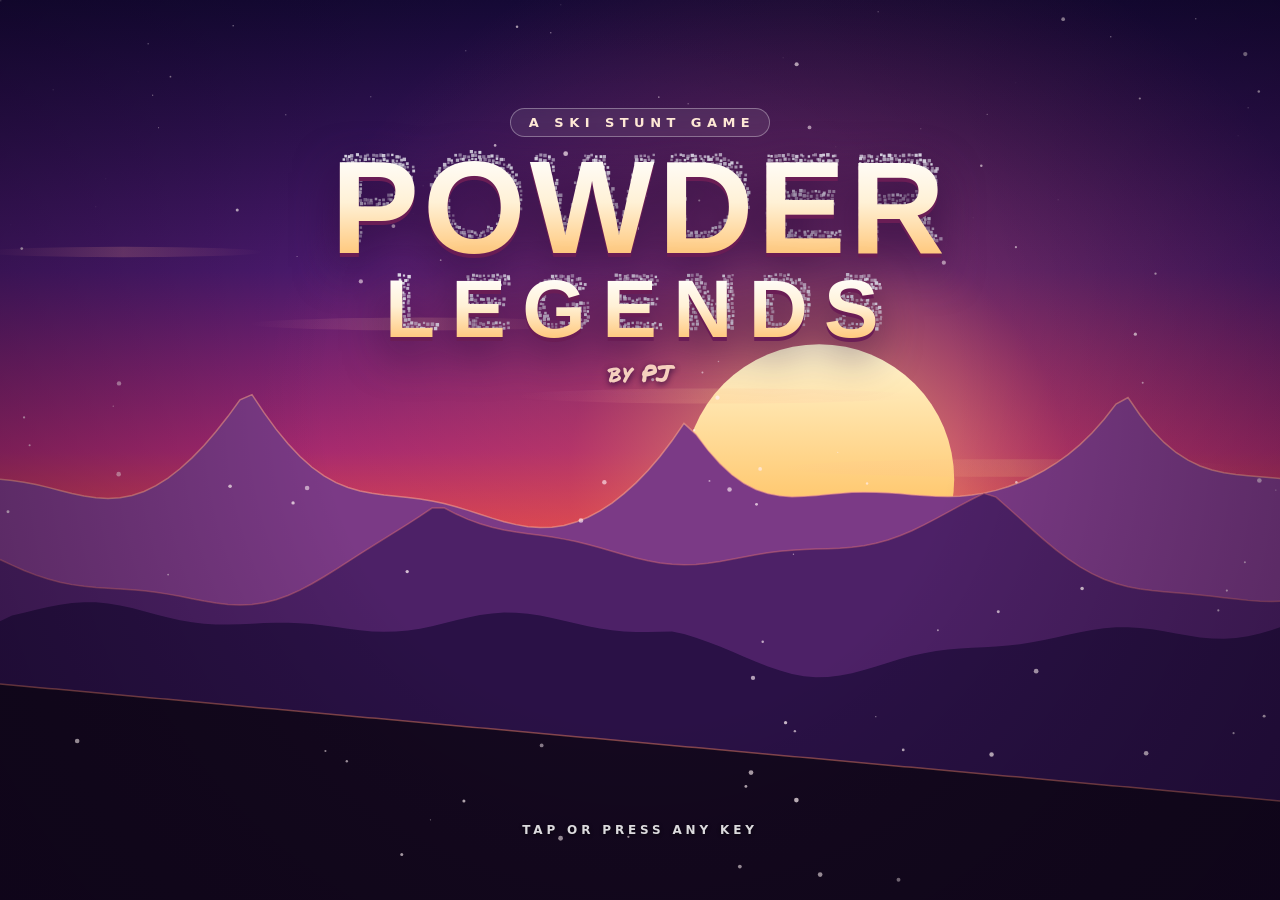
<file: index.html>
<!doctype html>
<html lang="en"><head><meta charset="utf-8">
<script>
/* ===== VERSION + UPDATE BOOTLOADER =====
   To ship an update: bump GAME_VERSION (and GAME_NOTES), commit index.html to the GitHub repo below.
   Players press "Update" in the menu, accept, and the new version installs and runs from then on. */
window.GAME_VERSION='1.9.1';
window.GAME_NOTES='Fixed: with Classic controls on a touch screen, touching the screen no longer makes the skier jump. Drag to move the pose.';
window.UPDATE_REPO='kefirman9000/powder-legends';
window.UPDATE_BRANCH='main';
window.verCmp=function(a,b){a=String(a).split('.').map(Number);b=String(b).split('.').map(Number);for(var i=0;i<Math.max(a.length,b.length);i++){var d=(a[i]||0)-(b[i]||0);if(d)return d>0?1:-1}return 0};
(function(){try{
  if(window.__SKI_FROM_UPDATE)return;                       // already running an installed update
  var v=localStorage.getItem('skiUpdateVer'),h=localStorage.getItem('skiUpdateHTML');
  if(v&&h&&verCmp(v,GAME_VERSION)>0&&!/[?&]noupdate\b/.test(location.search)){
    window.__SKI_FROM_UPDATE=v;
    document.write('<plaintext style="display:none">');    // swallow the old game so none of it runs
    addEventListener('DOMContentLoaded',function(){document.open();document.write(h);document.close()});
  }else if(v&&verCmp(v,GAME_VERSION)<=0){                   // this file is already as new: drop the stored copy
    localStorage.removeItem('skiUpdateVer');localStorage.removeItem('skiUpdateHTML');
  }
}catch(e){}})();
</script>
<meta name="viewport" content="width=device-width, initial-scale=1, viewport-fit=cover">
<title>Powder Legends</title>
<style>@font-face{font-family:"Permanent Marker";font-style:normal;font-weight:400;font-display:swap;src:url([data-uri]) format("woff2")}</style>
<style>
#dbg-open{display:none;position:absolute;left:12px;bottom:12px;font:600 12px system-ui;padding:6px 11px;border:1px solid #ffffff44;border-radius:8px;background:#0007;color:#cfe;cursor:pointer;opacity:.75}#dbg-open:hover{opacity:1;background:#000b}
:root{--bg:#eef3f8;--fg:#14202e;box-sizing:border-box;padding-top:env(safe-area-inset-top,0px);padding-bottom:env(safe-area-inset-bottom,0px)}
@media (prefers-color-scheme:dark){:root:not([data-theme="light"]){--bg:#10161d;--fg:#e6edf5}}
:root[data-theme="dark"]{--bg:#10161d;--fg:#e6edf5}
html,body{height:100%;margin:0}
body{background:var(--bg);color:var(--fg);font:15px/1.4 system-ui,sans-serif;overflow:hidden}
#h{position:fixed;bottom:0;left:0;right:0;z-index:2;margin:0;padding:18px 12px 10px;text-align:center;color:#fff;background:linear-gradient(#0000,#0009);text-shadow:0 1px 3px #000;pointer-events:none;display:none}
#w{position:fixed;inset:0}
canvas{width:100%;height:100%;display:block;touch-action:none;cursor:default;-webkit-touch-callout:none;-webkit-user-select:none;user-select:none}
#lb{position:fixed;top:8px;right:10px;z-index:3;font:600 13px system-ui;padding:6px 12px;border:0;border-radius:8px;background:#000a;color:#fff;cursor:pointer}
#reset-skis{position:fixed;top:42px;right:10px;z-index:3;font:600 13px system-ui;padding:6px 12px;border:1px solid #a8f4c8;border-radius:8px;background:#173e36eF;color:#d8ffe8;cursor:pointer;text-shadow:0 1px 2px #000}
#reset-skis:hover{background:#246b55}#reset-skis:disabled{opacity:.45;cursor:default}
#replay-open{position:fixed;top:76px;right:10px;z-index:3;font:700 13px system-ui;padding:7px 12px;border:1px solid #83dfff88;border-radius:9px;background:#10283beF;color:#e9faff;cursor:pointer;display:none}
#replay-controls{position:fixed;left:50%;bottom:calc(env(safe-area-inset-bottom,0px) + 18px);transform:translateX(-50%);z-index:2147483647;display:none;visibility:visible;opacity:1;pointer-events:auto;align-items:center;gap:7px;padding:9px 11px;border-radius:14px;background:#07111deF;border:1px solid #8bdfff88;box-shadow:0 8px 28px #0008;color:#fff;white-space:nowrap}
#replay-controls button{min-width:42px;border:1px solid #ffffff30;border-radius:9px;background:#ffffff18;color:#fff;padding:9px 11px;font:700 14px system-ui;cursor:pointer}
#replay-controls button:hover{background:#ffffff35}#replay-status{font:700 11px system-ui;letter-spacing:.06em;min-width:68px;text-align:center;color:#a9f4ff}
@media(max-width:520px){#replay-controls{gap:4px;padding:7px 6px;bottom:10px}#replay-controls button{min-width:36px;padding:9px 7px}#replay-status{min-width:48px;font-size:10px}}
#adrenaline{position:fixed;left:14px;top:calc(env(safe-area-inset-top,0px) + 62px);z-index:3;width:clamp(138px,22vw,210px);padding:6px 8px;border-radius:9px;background:#07172bd9;border:1px solid #7ddcff88;color:#eafaff;font:900 12px/1.1 Impact,'Haettenschweiler','Arial Narrow Bold',sans-serif;letter-spacing:.16em;text-transform:uppercase;pointer-events:none;text-shadow:0 1px 2px #000,0 0 8px #56dfff55}
#adrenaline-track{height:8px;margin-top:5px;background:#ffffff24;border-radius:8px;overflow:hidden;box-shadow:inset 0 1px 3px #0008}#adrenaline-fill{height:100%;width:0%;border-radius:8px;background:linear-gradient(90deg,#42d8ff,#8a78ff,#65ffb4);box-shadow:0 0 10px #58ddff;transition:width .12s linear}
#adrenaline.hot #adrenaline-fill{background:linear-gradient(90deg,#6c8dff,#b76cff,#70ffd1);box-shadow:0 0 14px #a37aff;animation:adPulse .7s ease-in-out infinite alternate}@keyframes adPulse{to{filter:brightness(1.5)}}
#m{position:fixed;inset:0;z-index:5;display:flex;flex-direction:column;align-items:center;justify-content:center;gap:10px;padding:16px;overflow:auto;background:rgba(10,18,30,.86);color:#fff;text-align:center}
#m h2{margin:0;font-size:28px}#m p{margin:0;opacity:.75}
#fb{display:none;gap:10px;flex-wrap:wrap;justify-content:center}
#replay-menu{flex:0 0 auto;order:1;font-size:12px;padding:5px 10px;opacity:1;background:#344b55!important;min-height:0}#next{order:3;flex-basis:100%;max-width:210px;margin-top:2px}#again{order:0}#all{order:2}
#next{flex:0 0 auto;margin:0 auto;order:99}
#fb:has(#next:not([style*="display: none"])) #next{flex-basis:100%;width:max-content}
.b{font:600 15px system-ui;color:#fff;background:#2f7ddd;border:0;border-radius:10px;padding:10px 20px;cursor:pointer}.b:hover{background:#4a93ee}#again{background:#ffffff26}#again:hover{background:#ffffff40}

:root{--gf:'Permanent Marker','Rock Salt','Marker Felt','Segoe Print',Impact,fantasy}
#pops{position:fixed;top:calc(env(safe-area-inset-top,0px) + 44px);left:0;right:0;z-index:4;display:flex;flex-direction:column;align-items:center;pointer-events:none}
.pp{font:400 calc(clamp(30px,6.5vw,70px)*(1 + var(--g,0)*.4)*var(--s,1))/1 var(--gf);text-align:center;color:hsl(var(--h) 100% 62%);-webkit-text-stroke:2px #111;paint-order:stroke fill;text-shadow:3px 4px 0 #111;animation:popSimple 1.15s ease-out forwards;margin-top:-4px;white-space:nowrap;will-change:transform,opacity}
.pp.failed{color:#ff2929!important;text-shadow:3px 4px 0 #210000;animation:popSimple .8s ease-out forwards}
.pp i{display:block;font-style:normal;font-size:.62em;color:#fff;-webkit-text-stroke:1.5px #111}
@keyframes popSimple{0%{opacity:0;transform:translateY(8px) scale(.96)}12%{opacity:1;transform:translateY(0) scale(1)}100%{opacity:0;transform:translateY(-22px) scale(1)}}
.pp.big-flip{color:#ffd34f;text-shadow:2px 2px 0 #151515,0 0 8px #ff8c24}.pp.mega-flip{color:#ff7538;text-shadow:2px 2px 0 #151515,0 0 12px #ff3b20;letter-spacing:.04em}
/* Successful landings celebrate in cool jewel tones, visually distinct from crash red. */
.pp.pp.landed,.pp.pp.landed.big-flip,.pp.pp.landed.mega-flip{color:#7dffbf!important;text-shadow:3px 4px 0 #152a48,0 0 10px #32f6c2,0 0 24px #38a8ff;animation:landedCelebrate 1.35s cubic-bezier(.18,.8,.24,1) forwards;filter:saturate(1.25)}
.pp.landed i{color:#b9f5ff!important;text-shadow:2px 2px 0 #17314c,0 0 10px #4b9fff}
@keyframes landedCelebrate{0%{opacity:0;transform:translateY(18px) scale(.72) rotate(-4deg);filter:brightness(1.8) saturate(1.8)}12%{opacity:1;transform:translateY(-4px) scale(1.14) rotate(2deg)}24%{transform:translateY(2px) scale(.98) rotate(-1deg)}42%{transform:translateY(-5px) scale(1.06) rotate(1deg)}100%{opacity:0;transform:translateY(-38px) scale(1.12) rotate(0deg);filter:brightness(1.3) saturate(1.5)}}
#sco{position:fixed;left:14px;top:calc(env(safe-area-inset-top,0px) + 12px);z-index:2;font:400 clamp(22px,4.2vw,42px)/1 var(--gf);pointer-events:none;white-space:nowrap;transform:rotate(-2deg);transform-origin:left top;perspective:600px}
#trick-score{position:fixed;left:50%;bottom:calc(env(safe-area-inset-bottom,0px) + 76px);z-index:2;font:700 clamp(17px,2.8vw,30px)/1.1 var(--gf);color:hsl(calc(205 + var(--power,0)*17) 100% calc(72% - var(--power,0)*1%));-webkit-text-stroke:1px #111;paint-order:stroke fill;text-shadow:2px 2px 0 #111,0 0 calc(5px + var(--power,0)*7px) hsl(calc(205 + var(--power,0)*17) 100% 65%),0 0 calc(var(--power,0)*15px) hsl(calc(145 + var(--power,0)*28) 100% 65%);pointer-events:none;white-space:nowrap;transform:translateX(-50%) rotate(-1deg) scale(var(--scale,1));transform-origin:center bottom;min-height:1em;transition:font-size .12s ease,text-shadow .12s ease;will-change:transform,filter}
#trick-score.power-1{animation:trickPulse .55s ease-in-out infinite alternate}
#trick-score.power-2{animation:trickPulse .38s ease-in-out infinite alternate;filter:saturate(1.3)}
#trick-score.power-3{animation:trickWild .28s ease-in-out infinite alternate;filter:saturate(1.7) brightness(1.12)}
#trick-score.power-4{animation:trickWild .19s ease-in-out infinite alternate;filter:saturate(2) brightness(1.25)}
#trick-score.power-2::before,#trick-score.power-3::before,#trick-score.power-4::before{content:"✦  ✧";position:absolute;right:100%;margin-right:12px;color:#a7ffdd;text-shadow:0 0 10px #4de6ff,0 0 18px #9b7bff;animation:twinkle .4s ease-in-out infinite alternate}
#trick-score.power-3::after,#trick-score.power-4::after{content:"✧  ✦";position:absolute;left:100%;margin-left:12px;color:#9effb7;text-shadow:0 0 12px #42eaff,0 0 20px #a36bff;animation:twinkle .3s ease-in-out infinite alternate}
#trick-score.failed{color:#ff302f!important;-webkit-text-stroke-color:#310000;text-shadow:2px 2px 0 #310000,0 0 12px #ff1717;animation:trickScoreFail 2.6s ease-in forwards;filter:none!important;pointer-events:none}
#trick-score.failed::before,#trick-score.failed::after{content:'';position:absolute;top:75%;width:5px;height:0;background:#ff302f;border-radius:0 0 5px 5px;box-shadow:0 0 5px #ff1717;animation:meltDrip 1.8s ease-in forwards}
#trick-score.failed::before{left:28%;animation-delay:.08s}#trick-score.failed::after{left:68%;animation-delay:.2s}
@keyframes trickPulse{from{filter:brightness(1);text-shadow:2px 2px 0 #111,0 0 8px #4de6ff,0 0 12px #8b7bff}to{filter:brightness(1.5);text-shadow:2px 2px 0 #111,0 0 22px #48e8ff,0 0 34px #8e68ff,0 0 42px #63ffad}}
@keyframes trickWild{from{letter-spacing:0;transform:translateX(-50%) rotate(-2deg) scale(var(--scale,1))}to{letter-spacing:.045em;transform:translateX(-50%) rotate(2deg) scale(calc(var(--scale,1)*1.045))}}
@keyframes twinkle{from{opacity:.45;transform:scale(.8) rotate(-12deg)}to{opacity:1;transform:scale(1.25) rotate(12deg)}}
@keyframes trickScoreFail{0%,48%{opacity:1;transform:translateX(-50%) translateY(0) rotate(-1deg) scale(var(--scale,1));clip-path:inset(0 0 0 0);filter:none}62%{opacity:.95;transform:translateX(-50%) translateY(4px) rotate(1deg) scale(var(--scale,1));clip-path:inset(0 0 8% 0)}80%{opacity:.72;transform:translateX(-50%) translateY(12px) rotate(-2deg) scale(calc(var(--scale,1)*.96));clip-path:inset(0 0 35% 0)}100%{opacity:0;transform:translateX(-50%) translateY(28px) rotate(3deg) scale(calc(var(--scale,1)*.9));clip-path:inset(0 0 100% 0);filter:blur(2px)}}
@keyframes meltDrip{0%,35%{height:0;opacity:1;transform:translateY(0)}72%{height:20px;opacity:.9}100%{height:32px;opacity:0;transform:translateY(18px)}}



/* Completed and failed trick totals queue in a tidy vertical stack. Older results fade first. */
#trick-stack{position:fixed;left:50%;bottom:calc(env(safe-area-inset-bottom,0px) + 76px);z-index:2;display:flex;flex-direction:column-reverse;align-items:center;gap:5px;width:min(96vw,820px);pointer-events:none;transform:translateX(-50%)}
.trick-result{position:relative;font:800 clamp(21px,3.2vw,36px)/1.08 var(--gf);white-space:nowrap;text-align:center;-webkit-text-stroke:1px #102b4a;paint-order:stroke fill;text-shadow:2px 2px 0 #102b4a,0 0 10px #38d9ff,0 0 22px #8c65ff;opacity:0;animation:trickResultLife 2.8s ease-out forwards;animation-delay:var(--wait,0ms);}
.trick-result.landed{color:#8dffd0;text-shadow:2px 2px 0 #102b4a,0 0 12px #38d9ff,0 0 24px #8c65ff,0 0 34px #48ffb0}
.trick-result.failed{color:#ff302f;-webkit-text-stroke-color:#310000;text-shadow:2px 2px 0 #310000,0 0 12px #ff1717;animation-name:trickResultFail}
@keyframes trickResultLife{0%,8%{opacity:0;transform:translateY(10px) scale(.9)}18%{opacity:1;transform:translateY(0) scale(1.08)}28%{transform:translateY(0) scale(1)}72%{opacity:1;transform:translateY(-2px)}100%{opacity:0;transform:translateY(-18px) scale(.96)}}
@keyframes trickResultFail{0%,8%{opacity:0;transform:translateY(8px)}18%,65%{opacity:1;transform:translateY(0)}100%{opacity:0;transform:translateY(16px);clip-path:inset(0 0 100% 0);filter:blur(1px)}}


#sct{display:inline-block;font-size:calc(1em*(1 + var(--g,0)*.35));color:hsl(calc(44 - var(--g,0)*14) 100% calc(62% + var(--g,0)*8%));-webkit-text-stroke:2px #111;paint-order:stroke fill;text-shadow:3px 3px 0 #111,0 0 calc(8px + var(--g,0)*42px) hsl(calc(32 - var(--g,0)*30) 100% 55%),0 0 calc(var(--g,0)*80px) hsl(calc(20 - var(--g,0)*20) 100% 50%)}
#sct.hot{animation:glowp .7s ease-in-out infinite alternate}#sct.inferno{animation:rainbow 1.6s linear infinite}#sct .pending{color:#ffe06b;-webkit-text-stroke:1.5px #111;text-shadow:2px 2px 0 #111}#sct .pending.failed{color:#ff302f;animation:pendingFail .65s ease-in forwards}@keyframes pendingFail{0%{opacity:1;transform:translateY(0)}100%{opacity:0;transform:translateY(8px)}}
@keyframes glowp{from{filter:brightness(1)}to{filter:brightness(1.45) saturate(1.3)}}
@keyframes rainbow{from{filter:hue-rotate(0deg) brightness(1.3)}to{filter:hue-rotate(360deg) brightness(1.3)}}
#sc{display:none;margin:4px 0}
#sn{font:400 clamp(44px,min(15vw,13vh),160px)/1 var(--gf);color:hsl(calc(44 - var(--g,0)*14) 100% calc(62% + var(--g,0)*8%));-webkit-text-stroke:3px #111;paint-order:stroke fill;text-shadow:6px 7px 0 #111,0 0 calc(20px + var(--g,0)*70px) hsl(calc(32 - var(--g,0)*30) 100% 55%),0 0 calc(var(--g,0)*120px) hsl(calc(20 - var(--g,0)*20) 100% 50%);animation:pulse 1.2s ease-in-out infinite alternate;transform:rotate(-3deg)}
#sl{font:400 clamp(20px,4vw,34px) var(--gf);letter-spacing:.2em;color:#fff;margin-top:6px}
#sb{margin-top:8px;font:400 clamp(18px,3.5vw,28px) var(--gf);opacity:.85}#sb.nb{color:#7cffa0;opacity:1;animation:pulse .6s ease-in-out infinite alternate}
@keyframes pulse{from{filter:brightness(1)}to{filter:brightness(1.3)}}
#rows{display:flex;flex-direction:column;gap:6px;margin:12px auto 0;width:min(540px,92vw)}
.row{display:flex;justify-content:space-between;align-items:baseline;gap:12px;background:#ffffff14;border-radius:10px;padding:6px 14px;animation:rowin .4s ease-out}
.row b{font:400 clamp(16px,3vw,22px) var(--gf);color:#ffd36b}.row span{font:13px system-ui;opacity:.8;flex:1;text-align:left}.row em{font:400 clamp(16px,3vw,22px) var(--gf);font-style:normal;color:#7cffa0}
@keyframes rowin{from{opacity:0;transform:translateX(-30px) scale(.9)}}
#rt{margin-top:14px}#rt .note{font-size:12.5px;opacity:.75;margin-top:4px}
.stamp{display:inline-flex;flex-direction:column;align-items:center;transform:rotate(-8deg);animation:slam .7s cubic-bezier(.2,1.6,.4,1)}
.stamp.reveal{animation:gradeBlast .95s cubic-bezier(.12,1.5,.3,1)}.stamp.reveal .L{animation:letterBurst .95s cubic-bezier(.12,1.5,.3,1)}
@keyframes gradeBlast{0%{opacity:0;transform:rotate(-8deg) scale(.08)}22%{opacity:1;transform:rotate(5deg) scale(1.32)}42%{transform:rotate(-4deg) scale(.88)}68%{transform:rotate(-7deg) scale(1.08)}100%{opacity:1;transform:rotate(-8deg) scale(1)}}
@keyframes letterBurst{0%{opacity:0;transform:scale(.05);filter:brightness(5) blur(10px)}24%{opacity:1;transform:scale(1.45);filter:brightness(3) blur(0)}48%{transform:scale(.86);filter:brightness(1.8)}72%{transform:scale(1.12)}100%{opacity:1;transform:scale(1);filter:none}}
.stamp .L{font:400 clamp(50px,min(15vw,12vh),140px)/1 var(--gf);-webkit-text-stroke:3px #111;paint-order:stroke fill;text-shadow:5px 6px 0 #111,0 0 40px currentColor}
.stamp .W{font:400 clamp(16px,3vw,26px) var(--gf);letter-spacing:.15em}
@keyframes slam{0%{opacity:0;transform:rotate(-30deg) scale(4)}60%{opacity:1;transform:rotate(-8deg) scale(.88)}100%{transform:rotate(-8deg) scale(1)}}
.g-S{color:#ffd700}.g-S .L{animation:rainbow 2s linear infinite}.g-Ap{color:#7cffa0}.g-A{color:#5fe08a}.g-B{color:#5cc8ff}.g-C{color:#ffe066}.g-D{color:#ff9a3c}.g-F{color:#ff5a5a}
#aw{display:flex;flex-wrap:wrap;justify-content:center;align-content:flex-start;gap:9px;margin:12px auto 0;width:min(780px,94vw);box-sizing:border-box;padding:10px;position:relative}
/* The visible frame is drawn separately and grows to wrap only the awards revealed so far (sizes are set from JS). */
#aw::before{content:'';position:absolute;left:var(--fl,50%);top:var(--ft,0px);width:var(--fw,0px);height:var(--fh,0px);opacity:var(--fo,0);box-sizing:border-box;border:1px solid #ffffff3a;border-radius:14px;background:#ffffff0c;box-shadow:inset 0 0 18px #0004,0 0 14px #6fe7ff22;pointer-events:none;
  transition:left .38s cubic-bezier(.2,1.1,.4,1),top .38s cubic-bezier(.2,1.1,.4,1),width .38s cubic-bezier(.2,1.1,.4,1),height .38s cubic-bezier(.2,1.1,.4,1),opacity .3s ease-out}
#aw.snap::before{transition:none}#aw .none{flex:1 1 100%;font:400 20px var(--gf);opacity:.75;padding:6px 0}
#aw .aw.pend{visibility:hidden;animation:none}
#aw .aw{flex:0 0 182px}
@media (max-width:640px){#aw .aw{flex:0 0 calc(50% - 3px)}}
.aw{display:grid;grid-template-columns:auto minmax(0,1fr);column-gap:9px;align-items:center;text-align:left}
#aw .aw .ic{grid-row:1/4;font-size:28px}#aw .aw b{margin:0;line-height:1.15}#aw .aw i{white-space:nowrap;overflow:hidden;text-overflow:ellipsis}#aw .aw u{margin-top:3px}#rt .stamp.pend{visibility:hidden;animation:none}
.aw{min-width:0;box-sizing:border-box;padding:10px 8px;border-radius:12px;background:#ffffff14;border:2px solid var(--tc);box-shadow:0 0 18px var(--tc);animation:awin .5s cubic-bezier(.2,1.5,.4,1)}
.aw .ic{font-size:30px}.aw b{display:block;font:400 19px var(--gf);color:var(--tc);margin-top:2px}.aw i{display:block;font:12px system-ui;opacity:.85;font-style:normal;margin-top:2px}.aw u{display:block;text-decoration:none;font:700 10px system-ui;letter-spacing:.2em;color:var(--tc);margin-top:5px}
@keyframes awin{from{opacity:0;transform:scale(.3) rotate(-14deg)}}
#how{max-width:640px;text-align:left;font-size:13.5px;background:#ffffff12;border-radius:12px;padding:10px 18px}#how ul{margin:6px 0 0;padding-left:18px}#how li{margin:3px 0;opacity:.9}

#sel{display:flex;flex-direction:column;align-items:center;gap:12px;width:100%}
#g{display:flex;align-items:center;justify-content:center;gap:14px;width:100%}
.ar{flex:none;width:54px;height:54px;border-radius:50%;border:2px solid #ffffff44;background:#ffffff1a;color:#fff;font-size:22px;line-height:1;cursor:pointer;padding:0}
.ar:hover{background:#ffffff40;border-color:#7cc4ff}.ar:active{transform:scale(.92)}
#card{width:min(520px,calc(100vw - 150px));box-sizing:border-box;background:#ffffff14;border:2px solid #ffffff30;border-radius:14px;padding:10px;cursor:pointer;display:flex;flex-direction:column;gap:6px;text-align:center;animation:cin .28s ease-out}
#card:hover{border-color:#7cc4ff;background:#ffffff22}
#card canvas{width:100%;height:auto;border-radius:9px;display:block}
@keyframes cin{from{opacity:0;transform:translateX(var(--dx,0px))}}
#ln{font:400 clamp(30px,6vw,54px)/1.05 var(--gf);color:#ffd36b;-webkit-text-stroke:2px #111;paint-order:stroke fill;text-shadow:3px 4px 0 #111,0 0 18px #ff9a3c88;transform:rotate(-2deg);margin-top:4px}
#ld{font:13.5px/1.4 system-ui;opacity:.85;min-height:3.8em}
#level-length{font:800 12px/1.2 system-ui;letter-spacing:.12em;text-transform:uppercase;color:#ffd36b;background:#00000024;border:1px solid #ffffff25;border-radius:999px;padding:7px 12px;align-self:center;margin-top:2px}

#dots{display:flex;gap:7px;flex-wrap:wrap;justify-content:center}
#dots i{width:9px;height:9px;border-radius:50%;background:#ffffff40;cursor:pointer}#dots i.on{background:#ffd36b;transform:scale(1.3)}
#hs{display:flex;flex-direction:column;align-items:center;gap:4px}
#hsn{font:400 clamp(24px,5vw,40px)/1 var(--gf);color:#7cffa0;-webkit-text-stroke:2px #111;paint-order:stroke fill;text-shadow:3px 3px 0 #111,0 0 14px #7cffa055;transform:rotate(-1.5deg)}
#hsn.no{color:#fff;opacity:.6;text-shadow:3px 3px 0 #111}
#hsl{display:flex;align-items:center;gap:12px;font:400 clamp(20px,4vw,30px)/1 var(--gf);letter-spacing:.08em}
#hsg{font:400 clamp(40px,8vw,68px)/1 var(--gf);-webkit-text-stroke:2px #111;paint-order:stroke fill;text-shadow:3px 4px 0 #111,0 0 18px currentColor;transform:rotate(-6deg);display:inline-block;color:#fff}
#hsg.g-S{animation:rainbow 2s linear infinite}
.pr{display:flex;gap:10px;flex-wrap:wrap;justify-content:center;margin-top:2px}
#faqp{position:fixed;inset:0;z-index:7;display:none;align-items:center;justify-content:center;background:rgba(5,10,18,.82);padding:16px;overflow:auto}
#faqp #how{margin:auto;background:#18222f;border:1px solid #ffffff30;box-shadow:0 10px 40px #000a}.fh{display:flex;justify-content:space-between;align-items:center;gap:12px;font-size:17px}
#fx{position:fixed;inset:0;width:100%;height:100%;z-index:9;pointer-events:none}
@keyframes wob{0%,100%{transform:rotate(-5deg) skewX(0)}25%{transform:rotate(-8deg) skewX(-6deg) scaleY(.96)}60%{transform:rotate(-3deg) skewX(5deg) scaleY(1.04)}}
@keyframes shine{from{background-position:-150% 0,0 0}to{background-position:250% 0,0 0}}
@keyframes rbow{from{background-position:-150% 0,0 0}to{background-position:250% 0,300% 0}}
.stamp.g-F .L,#hsg.g-F{font-family:'Chalkduster','Bradley Hand','Comic Sans MS','Marker Felt',cursive;font-weight:700;color:transparent;background:linear-gradient(#b9d93a,#5e7a1c 55%,#33280f);-webkit-background-clip:text;background-clip:text;-webkit-text-stroke:0;text-shadow:none;filter:url(#slime) drop-shadow(2px 3px 0 #1a1304) drop-shadow(0 0 9px #8fb52a) drop-shadow(0 9px 3px #2a3a05);animation:wob 1.1s ease-in-out infinite}
.stamp.fire-grade .L{font-family:'Arial Black','Segoe UI Black',sans-serif!important;font-weight:900!important;color:transparent!important;background:linear-gradient(0deg,#7a0800 0%,#ff2b00 22%,#ffb000 43%,#fff2a1 54%,#ff6a00 70%,#b20c00 100%);background-size:100% 220%;-webkit-background-clip:text;background-clip:text;-webkit-text-stroke:1px #ffd36a!important;filter:drop-shadow(0 0 5px #ff2400) drop-shadow(0 0 18px #ff5a00) drop-shadow(2px 4px 0 #350600)!important;animation:burningLetter .42s linear infinite alternate!important;text-shadow:none!important}
.stamp.fire-grade .W{font-family:'Arial Black','Segoe UI',sans-serif!important;font-weight:900!important;letter-spacing:.08em;color:#ff9a24;text-shadow:0 0 7px #ff3000,0 0 15px #ff7200}
.stamp.shark-grade .L{font-family:'Arial Black','Segoe UI Black',sans-serif!important;font-weight:900!important;color:transparent!important;background:linear-gradient(0deg,#03315e 0%,#0a69b8 28%,#2fb6ef 52%,#d7f6ff 62%,#1c8fd6 78%,#04437d 100%);background-size:100% 220%;-webkit-background-clip:text;background-clip:text;-webkit-text-stroke:1px #9be4ff!important;filter:drop-shadow(0 0 5px #0a8cff) drop-shadow(0 0 18px #19b4ff) drop-shadow(2px 4px 0 #021a33)!important;animation:swimLetter 1.1s ease-in-out infinite alternate!important;text-shadow:none!important}
.stamp.shark-grade .W{font-family:'Arial Black','Segoe UI',sans-serif!important;font-weight:900!important;letter-spacing:.08em;color:#7fd8ff;text-shadow:0 0 7px #0a69b8,0 0 15px #19b4ff}
@keyframes swimLetter{0%{background-position:0 0;filter:drop-shadow(0 0 5px #0a8cff) drop-shadow(0 0 18px #19b4ff)}100%{background-position:0 100%;filter:drop-shadow(0 0 10px #8fe8ff) drop-shadow(0 0 25px #0a69b8)}}
@keyframes burningLetter{0%{background-position:0 0;filter:drop-shadow(0 0 5px #ff2400) drop-shadow(0 0 18px #ff5a00)}100%{background-position:0 100%;filter:drop-shadow(0 0 10px #ffd000) drop-shadow(0 0 25px #ff1800)}}
.stamp.g-D .L,#hsg.g-D{font-family:'Papyrus','Chalkduster','Comic Sans MS',cursive;font-weight:700;color:transparent;background:linear-gradient(#d9a066,#8a4b1c 55%,#4a2a10);-webkit-background-clip:text;background-clip:text;-webkit-text-stroke:0;text-shadow:none;filter:url(#mud) drop-shadow(2px 3px 0 #1c1005) drop-shadow(0 0 6px #a5601f);animation:wob 2.4s ease-in-out infinite}
.stamp.g-C .L,#hsg.g-C{font-family:Georgia,'Times New Roman',serif;font-weight:700;color:transparent;background:linear-gradient(#f3d9a4,#c98d3c 50%,#7a4c17);-webkit-background-clip:text;background-clip:text;-webkit-text-stroke:0;text-shadow:none;filter:drop-shadow(2px 3px 0 #1a1005) drop-shadow(0 0 8px #c98d3c88);animation:none}
.stamp.g-B .L,#hsg.g-B{animation:gradeNudge 2.8s ease-in-out infinite}
.stamp.g-C .L,#hsg.g-C{animation:gradeNudge 1.9s ease-in-out infinite;filter:drop-shadow(2px 3px 0 #1a1005) drop-shadow(0 0 8px #c98d3c88)}
@keyframes gradeNudge{0%,100%{transform:rotate(-2deg) translateY(0)}50%{transform:rotate(2deg) translateY(-3px)}}
.stamp.g-B .L,#hsg.g-B{font-family:'Segoe UI','Helvetica Neue',Arial,sans-serif;font-weight:800;color:transparent;background:linear-gradient(#f2fbff 0%,#7cc9ff 30%,#1d6ab0 50%,#8fd6ff 64%,#f2fbff 100%);-webkit-background-clip:text;background-clip:text;-webkit-text-stroke:0;text-shadow:none;filter:drop-shadow(2px 3px 0 #06182b) drop-shadow(0 0 14px #4cb4ff);animation:none}
.stamp.g-A .L,#hsg.g-A{font-family:'Arial Black','Segoe UI Black','Helvetica Neue',sans-serif;font-weight:900;color:transparent;background:linear-gradient(#eafff1 0%,#6bf0a0 30%,#0f8a4a 50%,#7dffb2 66%,#eafff1 100%);-webkit-background-clip:text;background-clip:text;-webkit-text-stroke:0;text-shadow:none;filter:drop-shadow(2px 3px 0 #052012) drop-shadow(0 0 20px #3dff8e);animation:none}
.stamp.g-Ap .L,#hsg.g-Ap{font-family:'Arial Black','Segoe UI Black','Helvetica Neue',sans-serif;font-weight:900;color:transparent;background:linear-gradient(105deg,transparent 38%,#fffd 50%,transparent 62%),linear-gradient(#fff8bd 0%,#ffd630 28%,#b57d08 50%,#ffe46e 68%,#fff8bd 100%);background-size:300% 100%,100% 100%;-webkit-background-clip:text;background-clip:text;-webkit-text-stroke:0;text-shadow:none;filter:drop-shadow(2px 3px 0 #2b1b00) drop-shadow(0 0 22px #ffcf33) drop-shadow(0 0 48px #ff9a1a);animation:shine 2.2s linear infinite}
.stamp.g-S .L,#hsg.g-S{font-family:'Arial Black','Segoe UI Black','Helvetica Neue',sans-serif;font-weight:900;color:transparent;background:linear-gradient(105deg,transparent 40%,#ffffffd0 50%,transparent 60%),linear-gradient(100deg,#ff2d6f,#ff9d2d,#fff04a,#4dff88,#3dd6ff,#8b5cff,#ff2d6f,#ff9d2d,#fff04a);background-size:300% 100%,300% 100%;-webkit-background-clip:text;background-clip:text;-webkit-text-stroke:0;text-shadow:none;filter:drop-shadow(2px 3px 0 #10051f) drop-shadow(0 0 22px #ff7bf0) drop-shadow(0 0 50px #5de0ff);animation:rbow 3s linear infinite}
.stamp.g-F .W,#hsg.g-F{letter-spacing:.02em}.stamp.g-F .W,.stamp.g-D .W{font-family:'Chalkduster','Comic Sans MS',cursive}.stamp.g-Ap .W,.stamp.g-A .W,.stamp.g-B .W,.stamp.g-S .W{font-family:'Arial Black','Segoe UI',sans-serif;font-weight:900}
.stamp.g-S .W{background:linear-gradient(90deg,#ff5d8f,#ffd23a,#59ffa0,#52d8ff,#a07bff);-webkit-background-clip:text;background-clip:text;color:transparent}
@keyframes sweep{0%{transform:translateX(-120%) rotate(8deg)}60%,100%{transform:translateX(120%) rotate(8deg)}}
@keyframes twk{0%,100%{opacity:.2;transform:scale(.5) rotate(0)}50%{opacity:1;transform:scale(1.2) rotate(40deg)}}
.aw{position:relative;overflow:hidden}
.aw.t1,.aw.t2,.aw.t3{background:linear-gradient(135deg,#ffffff1c,#ffffff40 45%,#ffffff1c)}
.aw.t1::after,.aw.t2::after,.aw.t3::after{content:'';position:absolute;top:-20%;bottom:-20%;left:0;width:45%;background:linear-gradient(100deg,transparent,#ffffffa0,transparent);animation:sweep 2.6s ease-in-out infinite;pointer-events:none}
.aw.t1::before,.aw.t2::before,.aw.t3::before{content:'\2726';position:absolute;top:5px;right:9px;font-size:16px;color:#fff;animation:twk 1.4s ease-in-out infinite}
/* Award cards unveil one at a time; hold their animated shine until the full set is visible. */
.aw.t1:not(.shine-sync)::after,.aw.t2:not(.shine-sync)::after,.aw.t3:not(.shine-sync)::after,.aw.t1:not(.shine-sync)::before,.aw.t2:not(.shine-sync)::before,.aw.t3:not(.shine-sync)::before{animation-play-state:paused}
.aw.t1.shine-sync::after,.aw.t2.shine-sync::after,.aw.t3.shine-sync::after{animation:sweep 2.6s ease-in-out infinite;animation-delay:0s}
.aw.t1.shine-sync::before,.aw.t2.shine-sync::before,.aw.t3.shine-sync::before{animation:twk 1.4s ease-in-out infinite;animation-delay:0s}
.aw.t1{box-shadow:0 0 22px #cfe3ff,inset 0 0 14px #ffffff55;background:linear-gradient(135deg,#9aa7b833,#eef3fa66 45%,#9aa7b833)}
.aw.t2{box-shadow:0 0 28px #ffcf33,0 0 60px #ff9a1a77,inset 0 0 16px #ffe58a66;background:linear-gradient(135deg,#b8860b44,#ffe58a77 45%,#b8860b44)}
.aw.t3{box-shadow:0 0 30px #6fe7ff,0 0 70px #b07bff88,inset 0 0 18px #bff6ff77;background:linear-gradient(135deg,#3dd6ff44,#ffffff77 40%,#c58bff55)}
.aw.t1 b,.aw.t2 b,.aw.t3 b{background:linear-gradient(#fff,var(--tc) 55%,#fff);-webkit-background-clip:text;background-clip:text;color:transparent;font-weight:800;filter:drop-shadow(0 0 6px var(--tc))}
.aw.t2 .ic,.aw.t3 .ic{filter:drop-shadow(0 0 10px var(--tc))}


#customizer{display:none;position:fixed;z-index:12;left:50%;top:50%;transform:translate(-50%,-50%);width:min(900px,96vw);max-height:90vh;overflow:auto;margin:0;padding:14px;border:1px solid #ffffff70;border-radius:16px;background:rgba(8,22,38,.98);text-align:left;box-shadow:0 12px 34px #000b}
#customizer h3{margin:0 0 8px;font:900 20px system-ui;letter-spacing:.04em;color:#9feaff;text-align:center}
#custom-layout{display:grid;grid-template-columns:minmax(0,1fr);gap:10px;align-items:center;justify-items:center;max-width:620px;margin:0 auto}
#custom-preview-wrap{width:min(100%,460px);min-height:300px;display:flex;flex-direction:column;align-items:center;justify-content:center;border-radius:12px;background:radial-gradient(ellipse at center,#294864 0%,#15283b 64%,#0b1726 100%);border:1px solid #ffffff20;overflow:hidden;margin:0 auto}
#custom-preview{width:auto;max-width:100%;height:300px;aspect-ratio:320/340;display:block;object-fit:contain}
#custom-preview-label{font:800 11px system-ui;letter-spacing:.18em;color:#bdeeff;padding:0 0 10px}
#custom-colors{width:100%;display:grid;grid-template-columns:1fr 1fr;gap:10px;align-content:start;padding-top:0;margin:0 auto}
#custom-part-picker,#custom-color-picker{grid-template-columns:92px minmax(0,1fr);padding:10px;gap:8px;min-width:0}
#custom-part-picker .color-current{justify-content:center}
#custom-part-picker .color-name{font-size:14px}
#custom-color-picker .color-filters{margin-top:10px}
.color-choice{display:grid;grid-template-columns:65px minmax(0,1fr);align-items:center;gap:7px;font:700 12px system-ui;color:#f3f7ff;background:#ffffff0b;border:1px solid #ffffff10;border-radius:9px;padding:7px}
.color-controls{display:grid;grid-template-columns:30px minmax(64px,1fr) 30px;align-items:center;gap:6px}
.color-arrow{width:30px;height:30px;border:1px solid #ffffff45;border-radius:8px;background:#ffffff16;color:#fff;font:900 16px system-ui;cursor:pointer}
.color-current{display:flex;align-items:center;gap:8px;min-width:0}
.color-swatch{width:28px;height:25px;flex:none;border:2px solid #ffffff70;border-radius:7px;box-shadow:inset 0 0 0 1px #0004}
.color-name{font:700 12px system-ui;color:#fff}
.color-filters{grid-column:1/-1;display:grid;grid-template-columns:1fr 1fr;gap:9px;margin-top:5px}
.filter-control{display:grid;grid-template-columns:auto 1fr 30px;gap:5px;align-items:center;font:600 10px system-ui;color:#cbd8e8}
.filter-control input{width:100%;min-width:0;accent-color:#65d9ff}
.filter-value{font-variant-numeric:tabular-nums;text-align:right;color:#fff}
#custom-actions{display:flex;align-items:center;justify-content:center;flex-wrap:wrap;gap:8px;margin-top:12px}
#custom-actions button{border:1px solid #ffffff30;background:#ffffff15;color:#fff;border-radius:9px;padding:9px 14px;font:700 13px system-ui;cursor:pointer}
#custom-back{background:#2878c9!important}
#custom-note{font:11px system-ui;color:#b7c8d9;text-align:center;margin-top:8px}
@media(max-width:620px){#custom-layout{grid-template-columns:minmax(0,1fr);gap:8px}#custom-preview-wrap{width:min(100%,360px);min-height:210px}#custom-preview{height:210px;width:auto;max-width:100%;aspect-ratio:320/340}#custom-preview-label{padding-bottom:6px}#customizer{padding:10px;max-height:94vh;width:min(900px,96vw)}#custom-colors{grid-template-columns:1fr;gap:7px}.color-choice{grid-template-columns:85px minmax(0,1fr);padding:7px}.color-filters{gap:5px}.filter-control{grid-template-columns:auto 1fr 26px}}
@media (max-width:640px),(max-height:700px){
 #aw{gap:6px;padding:7px;margin-top:8px}
 .aw{display:grid;grid-template-columns:auto minmax(0,1fr);column-gap:7px;align-items:center;text-align:left;padding:6px 8px;border-width:1.5px;box-shadow:0 0 10px var(--tc)}
 #aw .aw .ic{font-size:22px}.aw b{font-size:14px;margin:0;line-height:1.1}.aw i{font-size:10px;margin:1px 0 0;white-space:nowrap;overflow:hidden;text-overflow:ellipsis}.aw u{font-size:8.5px;margin-top:2px;letter-spacing:.14em}
 .aw.t1::before,.aw.t2::before,.aw.t3::before{font-size:11px;top:3px;right:5px}
}
@media (max-width:480px){
 #m h2{font-size:clamp(16px,5.4vw,20px)}.row span{display:none}.row{padding:3px 10px}
 #fb{gap:6px}#fb .b{padding:8px 14px;font-size:14px}
}
@media (max-height:700px){#aw .aw i{display:none}#aw .aw{padding:5px 8px}}
/* phone held sideways: score on the left, grade and awards on the right */
@media (max-height:500px){#fb{gap:6px}#fb .b{padding:6px 14px;font-size:13px}#m h2{font-size:18px}}
#sc.wide{grid-template-columns:minmax(0,1fr) minmax(0,1.15fr);column-gap:18px;align-items:center;width:min(980px,96vw)}
#sc.wide #sn{grid-column:1;grid-row:1}#sc.wide #sl{grid-column:1;grid-row:2}#sc.wide #rows{grid-column:1;grid-row:3/5;width:100%;align-self:start}
#sc.wide #rt{grid-column:2;grid-row:1/3;margin-top:0}#sc.wide #aw{grid-column:2;grid-row:3;width:100%;margin-top:4px}#sc.wide #sb{grid-column:2;grid-row:4}
#sc.wide #sn{font-size:clamp(34px,12vh,80px)}#sc.wide .stamp .L{font-size:clamp(34px,13vh,90px)}
@media (max-height:900px){
 #m{gap:5px;padding:10px}#m h2{font-size:22px}
 #sn{font-size:clamp(40px,10vh,110px)}#sl{font-size:clamp(14px,3vh,26px);margin-top:2px}
 #rows{gap:4px;margin-top:6px}.row{padding:3px 12px}.row b,.row em{font-size:clamp(14px,2.6vh,20px)}.row span{font-size:12px}
 #rt{margin-top:6px}.stamp .L{font-size:clamp(46px,11vh,120px)}.stamp .W{font-size:clamp(13px,2.6vh,22px)}#sb{margin-top:4px;font-size:clamp(15px,3vh,24px)}
}
/* landing grades on the trick popups */
.pp.pp.landed.perfect{color:#ffe36a!important;text-shadow:3px 4px 0 #3a2a00,0 0 12px #ffcf33,0 0 26px #ff9a1a}
.pp.pp.landed.sketchy{color:#ffb36b!important;text-shadow:3px 4px 0 #3a1a00,0 0 8px #ff8a3a;filter:none}

/* ---- intro: animated sunset (intro.js draws the scene) ---- */
#intro{position:fixed;inset:0;z-index:20;overflow:hidden;background:#3a1650;color:#fff;cursor:pointer}
#introFx{position:absolute;inset:0;width:100%;height:100%;display:block}
#introLogo{position:absolute;left:0;right:0;top:12vh;display:flex;flex-direction:column;align-items:center;text-align:center;pointer-events:none}
#introKicker{font:800 clamp(10px,1.5vw,13px)/1 system-ui,sans-serif;letter-spacing:.42em;padding:7px 14px 7px 18px;border:1px solid #ffffff55;border-radius:999px;background:#ffffff14;backdrop-filter:blur(4px);color:#ffe9d6}
#introTitle{margin-top:14px;display:flex;flex-direction:column;align-items:center;font:900 clamp(52px,11vw,132px)/.86 'Arial Black','Segoe UI Black',Impact,sans-serif;letter-spacing:.03em}
#introTitle span{background:linear-gradient(180deg,#ffffff 0%,#fff1d6 45%,#ffc06b 100%);-webkit-background-clip:text;background-clip:text;color:transparent;filter:drop-shadow(0 4px 0 #6a1d55) drop-shadow(0 10px 22px #2a0a3acc)}
#introTitle span+span{font-size:.62em;letter-spacing:.2em;margin-top:.12em}
#introCredit{margin-top:16px;font:400 clamp(17px,2.3vw,24px)/1 var(--gf);color:#ffe0c8;opacity:.9;text-shadow:0 2px 6px #2a0a3a}
#introPrompt{position:absolute;left:0;right:0;bottom:7vh;text-align:center;font:700 12px system-ui;letter-spacing:.32em;text-transform:uppercase;color:#fff;opacity:.85;text-shadow:0 1px 4px #000a;animation:introPulse 1.6s ease-in-out infinite;pointer-events:none}
@keyframes introIn{from{opacity:0;transform:translateY(24px) scale(.94)}to{opacity:1;transform:none}}
@keyframes introPulse{0%,100%{opacity:.35}50%{opacity:.95}}
/* the title is formed by snow (intro.js), then fades in solid; credit and prompt follow */
#introKicker{animation:introIn .9s cubic-bezier(.2,1,.3,1) .1s both}
#introTitle{opacity:0;filter:blur(6px);transition:opacity .8s ease,filter .9s ease}
#introCredit,#introPrompt{opacity:0;transition:opacity .7s ease .5s}
#introLogo.revealed #introTitle{opacity:1;filter:none}
#introLogo.revealed #introCredit{opacity:.9}
#introPrompt{animation:none}
#intro.revealed #introPrompt{opacity:.85;animation:introPulse 1.6s ease-in-out .6s infinite}
@media(prefers-reduced-motion:reduce){#introKicker,#introPrompt{animation:none}#introTitle{filter:none;transition:none}}
/* LEGEND (the top grade) is six letters: scale its stamp and menu badge to fit */
.stamp.g-S .L{font-size:clamp(34px,7.5vh,76px);letter-spacing:.04em;white-space:nowrap}
#hsg.g-S{font-size:clamp(26px,5vw,42px);letter-spacing:.04em}

/* FAQ sections */
#how h4{margin:12px 0 4px;font:800 12px system-ui;letter-spacing:.14em;text-transform:uppercase;color:#ffd36b}
/* progress strip under the level card */
#prog{font:700 11px system-ui;letter-spacing:.06em;color:#c9d6e6;opacity:.85;margin-top:2px;white-space:nowrap}
#prog b{color:#ffd36b}#prog span+span::before{content:'  ·  ';white-space:pre;opacity:.6}
@media (max-height:640px){#prog{display:none}}
/* "up next" card on the results screen */
#nextcard{flex:0 0 100%;order:-1;display:flex;justify-content:center;padding:0;border:0;background:none;color:#fff;cursor:pointer}
#nextcard .nc-in{display:flex;align-items:center;gap:10px;max-width:360px;padding:6px 14px 6px 6px;border-radius:12px;border:1px solid #ffffff2e;background:#ffffff10;text-align:left}
#nextcard:hover .nc-in{background:#ffffff1e}#nextcard canvas{width:110px;height:42px;border-radius:7px;flex:none}
#nextcard span{display:flex;flex-direction:column;gap:1px;min-width:0}#nextcard small{font:800 9.5px system-ui;letter-spacing:.18em;color:#8fd4ff}
#nextcard b{font:400 18px/1.05 var(--gf);white-space:nowrap;overflow:hidden;text-overflow:ellipsis}#nextcard i{font:600 11px system-ui;font-style:normal;opacity:.7}
@media (max-height:500px){#nextcard{display:none!important}}
/* Menu overflow: content that is taller than the screen scrolls from the top instead of being cut off on both ends */
#m{justify-content:flex-start}
#m>:first-child{margin-top:auto}#m>:last-child{margin-bottom:auto}
/* Short screens (phones held sideways, small laptop windows): a compact level card so Play stays on screen */
@media (max-height:620px){
 #m{gap:6px;padding:8px 16px}
 #sel{gap:6px}
 #card{padding:6px;gap:3px;width:min(560px,calc(100vw - 130px))}
 #card canvas,#th{height:clamp(70px,18vh,120px);width:100%;object-fit:cover}
 #ln{font-size:clamp(22px,4.2vw,34px);margin-top:0}
 #ld{font-size:12px;line-height:1.3;min-height:0;display:-webkit-box;-webkit-line-clamp:2;-webkit-box-orient:vertical;overflow:hidden}
 #hs{flex-direction:row;gap:14px}
 #hsn{font-size:clamp(18px,3.6vw,26px)}#hsl{font-size:clamp(16px,3vw,22px)}#hsg{font-size:clamp(26px,5vw,38px)}
 #dots{gap:5px}#dots i{width:7px;height:7px}
 .pr .b{padding:7px 14px;font-size:14px}
}
/* The awards frame still sizes and positions the award cards, but is no longer drawn */
#aw::before{border-color:transparent!important;background:none!important;box-shadow:none!important}
/* Trick notifications live in the band below the skier (who rides at mid-height), just above the running trick
   total, so the top of the screen stays clear for the score. Newest at the bottom, older ones rise and fade. */
#pops{top:auto;bottom:calc(env(safe-area-inset-bottom,0px) + 116px);flex-direction:column;justify-content:flex-end;gap:2px;max-height:38vh;overflow:visible}
.pp{font-size:calc(clamp(24px,5vw,54px)*(1 + var(--g,0)*.35)*var(--s,1));white-space:normal;max-width:min(92vw,980px);margin-top:0;line-height:1.02}
@media (max-height:520px){#pops{bottom:calc(env(safe-area-inset-bottom,0px) + 96px);max-height:30vh;left:32%;right:2%}#pops .pp{max-width:100%}.pp{font-size:calc(clamp(18px,4vw,34px)*(1 + var(--g,0)*.3)*var(--s,1))}}

</style><style>
/* Touch devices: swap animations that repaint every frame (filter, text-shadow, letter-spacing) for transform/opacity ones the GPU composites cheaply. */
@media (pointer:coarse){
 #trick-score{transition:none}
 #trick-score.power-1,#trick-score.power-2{animation:trickPulseM .45s ease-in-out infinite alternate;filter:none}
 #trick-score.power-3,#trick-score.power-4{animation:trickWildM .25s ease-in-out infinite alternate;filter:none}
 #sct.hot,#sct.inferno{animation:none}
 #adrenaline.hot #adrenaline-fill{animation:adPulseM .7s ease-in-out infinite alternate}
 .pp.pp.landed,.pp.pp.landed.big-flip,.pp.pp.landed.mega-flip{animation:landedM 1.35s cubic-bezier(.18,.8,.24,1) forwards;filter:none}
 #sn,#sb.nb{animation:none}
}
@keyframes trickPulseM{from{transform:translateX(-50%) rotate(-1deg) scale(var(--scale,1))}to{transform:translateX(-50%) rotate(-1deg) scale(calc(var(--scale,1)*1.05))}}
@keyframes trickWildM{from{transform:translateX(-50%) rotate(-2deg) scale(var(--scale,1))}to{transform:translateX(-50%) rotate(2deg) scale(calc(var(--scale,1)*1.06))}}
@keyframes adPulseM{to{opacity:.7}}
@keyframes landedM{0%{opacity:0;transform:translateY(18px) scale(.72) rotate(-4deg)}12%{opacity:1;transform:translateY(-4px) scale(1.14) rotate(2deg)}24%{transform:translateY(2px) scale(.98) rotate(-1deg)}42%{transform:translateY(-5px) scale(1.06) rotate(1deg)}100%{opacity:0;transform:translateY(-38px) scale(1.12) rotate(0deg)}}
</style></head><body>
<svg width="0" height="0" style="position:absolute" aria-hidden="true"><filter id="slime" x="-10%" y="-10%" width="120%" height="130%"><feTurbulence type="fractalNoise" baseFrequency=".03 .07" numOctaves="2" seed="7"/><feDisplacementMap in="SourceGraphic" scale="16" xChannelSelector="R" yChannelSelector="G"/></filter><filter id="mud" x="-10%" y="-10%" width="120%" height="130%"><feTurbulence type="fractalNoise" baseFrequency=".05 .1" numOctaves="2" seed="2"/><feDisplacementMap in="SourceGraphic" scale="8" xChannelSelector="R" yChannelSelector="G"/></filter></svg>
<div id="intro" aria-label="Powder Legends opening screen"><canvas id="introFx"></canvas><div id="introLogo"><div id="introKicker">A SKI STUNT GAME</div><div id="introTitle"><span>POWDER</span><span>LEGENDS</span></div><div id="introCredit">by PJ</div></div><div id="introPrompt">Tap or press any key</div></div><canvas id="fx"></canvas><p id="h"></p><div id="pops"></div><div id="sco"><span id="sct">SCORE: 0</span></div><div id="adrenaline"><div id="adrenaline-label">ADRENALINE</div><div id="adrenaline-track"><div id="adrenaline-fill"></div></div></div><div id="trick-score" aria-live="polite"></div><div id="trick-stack" aria-live="polite"></div><div id="w"><canvas id="c"></canvas></div>
<button id="lb">&#9776; Levels (M)</button><button id="replay-open" title="Replay this run">⏪ Replay</button><button id="reset-skis" title="Reset the skier here; costs 25,000 points and blocks A and LEGEND grades">↻ Reset Skis · −25,000</button>
<div id="m"><button id="dbg-open" title="Debug mode: a simple downhill with live physics values and tools">🐞 Debug</button><h2 id="mh">Powder Legends</h2><p id="ms">Choose a level</p>
<div id="sc"><div id="sn">0</div><div id="sl">POINTS</div><div id="rows"></div><div id="rt"></div><div id="aw"></div><div id="sb"></div></div>
<div id="fb"><button type="button" id="nextcard" title="Play the next level"><div class="nc-in"><canvas id="nextth" width="132" height="50"></canvas><span><small>UP NEXT</small><b id="nextname"></b><i id="nextbest"></i></span></div></button><button class="b" id="again">&#8635; Try again</button><button class="b" id="replay-menu" style="display:none;background:#176b78">⏪ View Replay</button><button class="b" id="all">All levels</button><button class="b" id="next">Next level &rarr;</button></div>
<div id="sel"><div id="g"><button class="ar" id="pv" aria-label="Previous level">&#9664;</button><div id="card"><canvas id="th" width="480" height="200"></canvas><div id="ln"></div><div id="ld"></div><div id="level-length" aria-live="polite"></div></div><button class="ar" id="nx" aria-label="Next level">&#9654;</button></div>
<div id="dots"></div>
<div id="hs"><div id="hsn"></div><div id="hsl"><span>GRADE</span><b id="hsg"></b></div></div><div id="prog"></div>
<div class="pr"><button class="b" id="play">&#9654; Play</button><button class="b" id="customize-open" style="background:#147c83">🎨 Customize</button><button class="b" id="faqb">? FAQ</button><button class="b" id="set-btn" style="background:#4b5a72">&#9881; Settings</button></div><div id="upd-banner" role="status" hidden><span id="upd-banner-txt"></span><button type="button" id="upd-banner-more">What's new</button><button type="button" id="upd-banner-go">Install</button></div></div>
<section id="customizer" aria-label="Character customization">
<h3>🎨 Customize your skier</h3>
<div id="custom-layout">
 <div id="custom-preview-wrap"><canvas id="custom-preview" width="320" height="340" aria-label="Large skier preview"></canvas><div id="custom-preview-label">YOUR SKIER</div></div>
 <div id="custom-colors">
  <div class="color-choice" id="custom-part-picker">
   <span>Clothing piece</span><div class="color-controls"><button class="color-arrow" id="part-prev" aria-label="Previous clothing piece">‹</button><div class="color-current"><span id="part-name" class="color-name">Jacket + gloves</span></div><button class="color-arrow" id="part-next" aria-label="Next clothing piece">›</button></div>
  </div>
  <div class="color-choice" id="custom-color-picker">
   <span>Color</span><div class="color-controls"><button class="color-arrow" id="color-prev" aria-label="Previous color">‹</button><div class="color-current"><span class="color-swatch" id="custom-swatch"></span><span class="color-name" id="custom-color-name"></span></div><button class="color-arrow" id="color-next" aria-label="Next color">›</button></div>
   <div class="color-filters"><label class="filter-control">Bright <input id="custom-brightness" type="range" min="35" max="160" value="100" data-filter="brightness"><span class="filter-value">100%</span></label><label class="filter-control">Satur. <input id="custom-saturation" type="range" min="0" max="180" value="100" data-filter="saturation"><span class="filter-value">100%</span></label></div>
  </div>
 </div>
</div>
<div id="custom-actions"><button id="custom-reset" type="button">Reset colors</button><button id="custom-back" type="button">Done</button></div>
<div id="custom-note">Preview shows the actual skier from the game. Use the arrows to choose a piece and its color; changes save automatically.</div>
</section>
<div id="replay-controls" aria-label="Replay controls"><button id="rp-rewind" title="Rewind">⏪</button><button id="rp-forward" title="Play forward">▶</button><button id="rp-slow" title="Slow motion">½×</button><button id="rp-pause" title="Pause replay">Ⅱ</button><span id="replay-status">REPLAY</span><button id="rp-exit" title="Exit replay">✕</button></div>
<div id="faqp"><div id="how"><div class="fh"><b>FAQ &middot; How to play</b><button class="b" id="faqx">Close</button></div>
<h4>Controls</h4><ul>
<li>New here? Play <b>Ski School</b> (level 1): six quick steps teach everything below.</li>
<li><b>Mouse:</b> only <u>movement</u> counts and your pose holds where you leave it. Move <b>down</b> = crouch, flick <b>up</b> = jump / stand, <b>left</b> = lean back, <b>right</b> = tuck forward. Hold the left button to <b>brake</b>; right-click restarts.</li>
<li><b>Phone / tablet:</b> drag with one finger to move; hold a second finger down to brake. Tap after a wipeout to restart.</li>
<li><b>Keys:</b> R retry &middot; M / Esc menu &middot; N next level &middot; 1&ndash;9 pick a level &middot; F fullscreen &middot; scroll or + / &minus; / 0 zoom. In the menu: &larr; / &rarr; browse, Enter play.</li></ul>
<h4>Tricks &amp; landings</h4><ul>
<li><b>Backflip:</b> crouch on the ramp, stand up hard at the lip, then lean back and tuck in the air. Tuck tight to spin faster, stretch out to slow down.</li>
<li><b>Land with your skis flat</b> on the slope: PERFECT pays &times;1.25, GOOD &times;1, SKETCHY half, and NOT FLAT pays nothing. Points only count once you've stayed up for a moment.</li>
<li>Big landings fill the <b>adrenaline</b> bar; keep it full for a rainbow trail. Hazards (fire walls, the shark pool, lava) pay a bonus when you clear them, more for a close shave.</li>
<li>Hard hits damage your skis (they darken) and too much snaps them off. Cross the finish with skis on and the level counts.</li>
<li><b>Reset Skis</b> puts you back at the last checkpoint for 25,000 points, but A and LEGEND grades are off for that run.</li></ul>
<h4>Grades, records &amp; extras</h4><ul>
<li>Every finish gets a grade from F up to <b>LEGEND</b>, plus awards for flips, air, landings, speed and style. Your best score and grade show on each level's card.</li>
<li>Turn on the <b>ghost</b> in Settings to race a see-through replay of your best run on each level.</li>
<li><b>Ski Jump Hill</b> measures your distance and keeps a hill record. The <b>Endless Run</b> never ends: your score at the first crash is your record.</li>
<li>Finishing certain levels unlocks <b>special gear</b> (glowing skis, suits, helmets, trails). Wear it from <b>Customize</b>.</li>
<li><b>Replay</b> any run from the results screen. Tap anywhere on the results to skip the tally.</li>
<li><b>Settings</b>: graphics quality, ghost, vibration, updates and resetting scores. Updates show up as a banner on the menu.</li></ul></div></div></div>
<script>
const cv=document.getElementById('c'),cx=cv.getContext('2d'),box=document.getElementById('w'),hud=document.getElementById('h'),scoreE=document.getElementById('sco'),scoreT=document.getElementById('sct'),trickScoreE=document.getElementById('trick-score'),trickStackE=document.getElementById('trick-stack');
const ZSTART=(window.matchMedia('(min-width: 800px) and (pointer: fine)').matches ? .48 : .64); // Desktop starts more zoomed out; preserve the existing mobile framing. 0 returns to this
let W,H,Z=1,ZB=1,zoom=ZSTART,zoomT=ZSTART;   // Z = ZB (fit to window) * zoom (mouse wheel)
const ZMIN=.35,ZMAX=3;
const DEFAULT_SKIER_COLORS={jacket:'#14b8c9',pants:'#232c46',helmet:'#ffcf33',skis:'#ff3d7f',boots:'#1a1a22'};   // teal jacket, navy pants, sunflower helmet, hot-pink skis
const COLOR_PALETTE=[{name:'Red',hex:'#ff0000'},{name:'Orange',hex:'#ff8800'},{name:'Yellow',hex:'#ffff00'},{name:'Green',hex:'#008000'},{name:'Blue',hex:'#0000ff'},{name:'Purple',hex:'#800080'},{name:'White',hex:'#ffffff'},{name:'Black',hex:'#000000'},{name:'Grey',hex:'#808080'},{name:'Teal',hex:'#14b8c9'},{name:'Navy',hex:'#232c46'},{name:'Sunflower',hex:'#ffcf33'},{name:'Hot Pink',hex:'#ff3d7f'},{name:'Charcoal',hex:'#1a1a22'},{name:'Mint',hex:'#5ff2b0'},{name:'Lilac',hex:'#b28cff'}];
let baseSkierColors={...DEFAULT_SKIER_COLORS},colorAdjustments=Object.fromEntries(Object.keys(DEFAULT_SKIER_COLORS).map(k=>[k,{brightness:100,saturation:100}])),skierColors={...DEFAULT_SKIER_COLORS};
function colorToHsl(hex){const n=parseInt(hex.slice(1),16),r=((n>>16)&255)/255,g=((n>>8)&255)/255,b=(n&255)/255,max=Math.max(r,g,b),min=Math.min(r,g,b),d=max-min;let h=0,sat=0,l=(max+min)/2;if(d){sat=d/(1-Math.abs(2*l-1));switch(max){case r:h=((g-b)/d)%6;break;case g:h=(b-r)/d+2;break;default:h=(r-g)/d+4}h*=60;if(h<0)h+=360}return {h,s:sat*100,l:l*100}}
function adjustedHex(hex,adj){const hsl=colorToHsl(hex),sat=Math.max(0,Math.min(100,hsl.s*adj.saturation/100)),light=Math.max(0,Math.min(100,hsl.l*adj.brightness/100));return `hsl(${hsl.h} ${sat}% ${light}%)`}
try{const saved=JSON.parse(localStorage.getItem('skiSkierColors')||'null');if(saved){if(saved.baseSkierColors){baseSkierColors={...baseSkierColors,...saved.baseSkierColors};colorAdjustments={...colorAdjustments,...saved.colorAdjustments}}else{baseSkierColors={...baseSkierColors,...Object.fromEntries(Object.keys(DEFAULT_SKIER_COLORS).filter(k=>/^#[0-9a-f]{6}$/i.test(saved[k]||'')).map(k=>[k,saved[k]]))}}}}catch(e){}
function drawCustomizationPreview(){syncCustomizationPreview()}
function syncCustomizationPreview(Qdraw){const canvas=document.getElementById('custom-preview');if(!canvas||!cv||!cam||!P||!P.length)return;const c=canvas.getContext('2d'),w=canvas.width,h=canvas.height;c.clearRect(0,0,w,h);{const g0=c.createLinearGradient(0,0,0,h);g0.addColorStop(0,LVc&&LVc.sky?LVc.sky[0]:'#14283d');g0.addColorStop(1,LVc&&LVc.sky?LVc.sky[1]:'#14283d');c.fillStyle=g0}c.fillRect(0,0,w,h);if(customizer.style.display==='none')return;const q=Qdraw||P,pts=q.filter(p=>p&&Number.isFinite(p.x)&&Number.isFinite(p.y));if(!pts.length)return;/* Frame the whole skier from all body/joint points, not one torso pivot. Keep source and destination aspect ratios identical so nothing stretches. */const xs=pts.map(p=>(p.x-cam.x)*Z),ys=pts.map(p=>(p.y-cam.y)*Z);let minX=Math.min(...xs),maxX=Math.max(...xs),minY=Math.min(...ys),maxY=Math.max(...ys);const padX=Math.max(34,(maxX-minX)*.24),padY=Math.max(42,(maxY-minY)*.22);let bw=maxX-minX+padX*2,bh=maxY-minY+padY*2;const aspect=w/h;/* A little extra breathing room, then expand the shorter dimension to match preview aspect. */bw*=1.12;bh*=1.12;if(bw/bh<aspect)bw=bh*aspect;else bh=bw/aspect;/* Shift the crop center slightly left so the entire skier sits a touch right in the preview. */const cx=(minX+maxX)/2-bw*.045,cy=(minY+maxY)/2;const sw=Math.min(cv.width,bw),sh=sw/aspect,cropW=sh>cv.height?cv.height*aspect:sw,cropH=cropW/aspect;const x=Math.max(0,Math.min(cv.width-cropW,cx-cropW/2)),y=Math.max(0,Math.min(cv.height-cropH,cy-cropH/2));try{c.drawImage(cv,x,y,cropW,cropH,0,0,w,h)}catch(e){}}

const CUSTOM_PARTS=[['jacket','Jacket + gloves'],['pants','Pants'],['helmet','Helmet'],['skis','Skis'],['boots','Boots']];let selectedPartIndex=0;
function currentPart(){return CUSTOM_PARTS[selectedPartIndex][0]}
function renderCustomControls(){const part=currentPart(),hex=baseSkierColors[part],color=COLOR_PALETTE.find(c=>c.hex===hex)||{name:'Custom',hex};document.getElementById('part-name').textContent=CUSTOM_PARTS[selectedPartIndex][1];document.getElementById('custom-swatch').style.background=adjustedHex(hex,colorAdjustments[part]);document.getElementById('custom-color-name').textContent=color.name;document.querySelectorAll('#custom-color-picker input[data-filter]').forEach(input=>{const key=input.dataset.filter;input.value=colorAdjustments[part][key];input.nextElementSibling.textContent=input.value+'%'})}
function applySkierColors(){for(const part of Object.keys(DEFAULT_SKIER_COLORS))skierColors[part]=adjustedHex(baseSkierColors[part]||DEFAULT_SKIER_COLORS[part],colorAdjustments[part]||{brightness:100,saturation:100});try{localStorage.setItem('skiSkierColors',JSON.stringify({baseSkierColors,colorAdjustments}))}catch(e){}renderCustomControls()}
function stepPart(dir){selectedPartIndex=(selectedPartIndex+dir+CUSTOM_PARTS.length)%CUSTOM_PARTS.length;renderCustomControls()}
function stepColor(dir){const part=currentPart();let i=COLOR_PALETTE.findIndex(c=>c.hex===baseSkierColors[part]);i=(i+dir+COLOR_PALETTE.length)%COLOR_PALETTE.length;baseSkierColors[part]=COLOR_PALETTE[i].hex;applySkierColors()}
document.getElementById('part-prev').addEventListener('click',()=>stepPart(-1));document.getElementById('part-next').addEventListener('click',()=>stepPart(1));document.getElementById('color-prev').addEventListener('click',()=>stepColor(-1));document.getElementById('color-next').addEventListener('click',()=>stepColor(1));document.querySelectorAll('#custom-color-picker input[data-filter]').forEach(input=>input.addEventListener('input',()=>{colorAdjustments[currentPart()][input.dataset.filter]=Number(input.value);applySkierColors()}));
document.getElementById('custom-reset').addEventListener('click',()=>{baseSkierColors={...DEFAULT_SKIER_COLORS};colorAdjustments=Object.fromEntries(Object.keys(DEFAULT_SKIER_COLORS).map(k=>[k,{brightness:100,saturation:100}]));applySkierColors()});
const customizer=document.getElementById('customizer'),selPanel=document.getElementById('sel'),customOpen=document.getElementById('customize-open');
function showCustomize(){if(st&&(st.done||st.crash||st.skisOff||st.fireDeath||st.sharkDeath)&&!LVc.tutorial)reset();   // after a wipeout, burn or shark there's no skier to show: start the level fresh behind the menu
  customizer.style.display='block';if(window.gearPanel)gearPanel();customizer.setAttribute('aria-hidden','false');drawCustomizationPreview()}
function hideCustomize(){customizer.style.display='none';customizer.setAttribute('aria-hidden','true')}
customOpen.addEventListener('click',showCustomize);document.getElementById('custom-back').addEventListener('click',hideCustomize);
applySkierColors();
const COARSE=!!(window.matchMedia&&matchMedia('(pointer:coarse)').matches);
// ---- graphics quality: High / Medium / Low, picked automatically (Auto) or fixed in Settings.
// dpr: max pixel density (phones cap at 2x; a 3x screen draws ~55% fewer pixels, hard to tell apart)
// parts: one shared budget for every in-world particle (fireworks, snow puffs, gear sparks); weather: snowfall density
const Q_LEVELS=[{name:'High',dpr:2,parts:COARSE?700:2600,weather:1},{name:'Medium',dpr:COARSE?1.5:2,parts:COARSE?420:1400,weather:.6},{name:'Low',dpr:1,parts:COARSE?240:700,weather:.35}];
let qMode='auto',qLevel=0;try{qMode=localStorage.getItem('skiGfx')||'auto'}catch(e){}
if(qMode==='high')qLevel=0;else if(qMode==='medium')qLevel=1;else if(qMode==='low')qLevel=2;
const qCur=()=>Q_LEVELS[qLevel];
function partRoom(){return Math.max(0,qCur().parts-(typeof FW!=='undefined'?FW.sp.length:0)-(typeof snow!=='undefined'?snow.length:0)-(typeof gfx!=='undefined'?gfx.sp.length:0))}
function setQuality(level){if(level===qLevel)return;qLevel=level;fit();if(typeof WX!=='undefined')WX.p.length=0}
// Auto-quality, deliberately cautious: measured over 3-second windows of actual play. Two slow windows in a row
// (under ~40 fps) step down one level, but Auto never goes below Medium (Low is only by choice in Settings).
// Four smooth windows in a row (55+ fps) step back up, so a one-off slowdown doesn't stick for the session.
const QA={sum:0,n:0,skip:0,slow:0,fast:0};
function qualityTick(rawDt){
  if(qMode!=='auto'||paused||replayMode)return;
  if(rawDt>.25){QA.sum=QA.n=0;QA.skip=60;return}   // a hitch (tab switch, level load): ignore and wait a moment
  if(QA.skip>0){QA.skip--;return}
  QA.sum+=rawDt;QA.n++;
  if(QA.sum<3)return;
  const avg=QA.sum/QA.n;QA.sum=QA.n=0;
  if(avg>1/40){QA.fast=0;if(++QA.slow>=2&&qLevel<1){setQuality(qLevel+1);QA.slow=0;QA.skip=120}}
  else if(avg<1/55){QA.slow=0;if(++QA.fast>=4&&qLevel>0){setQuality(qLevel-1);QA.fast=0;QA.skip=120}}
  else{QA.slow=0;QA.fast=0}}
function setQualityMode(m){qMode=m;try{localStorage.setItem('skiGfx',m)}catch(e){}setQuality(m==='high'?0:m==='medium'?1:m==='low'?2:0);QA.sum=QA.n=QA.slow=QA.fast=0}
window.DPR=1;
function fit(){const r=box.getBoundingClientRect(),d=window.DPR=Math.min(devicePixelRatio||1,qCur().dpr);W=cv.width=Math.max(r.width*d,2);H=cv.height=Math.max(r.height*d,2);ZB=Math.min(W/520,H/300);Z=ZB*zoom}
addEventListener('resize',fit);fit();
if(COARSE)try{Object.defineProperty(cx,'shadowBlur',{get(){return 0},set(){}})}catch(e){}   // canvas shadow blur is one of the slowest mobile GPU operations: ignore it on touch devices
// terrain control points (y is down)
let T=[[-500,0],[0,0],[1500,600],[1620,630],[1800,600],[1840,580],[1900,830],[2150,840],[2200,700],[3000,1280],[3200,1385],[3400,1460],[3600,1500],[3800,1515],[4000,1520],[4900,1520],[5600,1850],[5720,1880],[5880,1850],[5920,1830],[5990,2080],[6240,2090],[7200,2540],[7400,2560],[9000,2560]];
let FINISH=7800,LVc;
function ter(x){const n=T.length;if(x>=T[n-1][0])return{y:T[n-1][1],tx:1,ty:0};if(x<=T[0][0])return{y:T[0][1],tx:1,ty:0};   // flat forever past either end, at the height of the last point
  let lo=0,hi=T.length-2;while(lo<hi){const m=(lo+hi)>>1;if(x>T[m+1][0])lo=m+1;else hi=m}const i=lo;const a=T[i],b=T[i+1],dx=b[0]-a[0],dy=b[1]-a[1],l=Math.hypot(dx,dy);return{y:a[1]+dy*(x-a[0])/dx,tx:dx/l,ty:dy/l}}
// skier: 0 tail,1 tip,2 ankle,3 knee,4 hip,5 shoulder,6 head,7 hand
const BOOT_BACK=6;  // how far behind the middle of the skis the boots sit (px). More = easier back flips
const C=[[0,1],[0,2],[1,2],[2,3],[3,4],[4,5],[5,6],[5,7],[0,3],[1,3]];   // last two braces make foot + shin one rigid link with the ski
const SEG={shin:27,thigh:25,torso:26,neck:12,arm:26};
let ANK=.85;                                // ankle stiffness of the two knee braces (1 = rigid like before, lower = the shin can rock over the boot; 0 = free hinge)
let ANKD=.45;                               // ankle damper: fraction of the shin-vs-ski rotation speed removed each physics step (0 = springy, 1 = dead). Equal and opposite torques, so spin is conserved
let SKIT=.15,SKIAD=.85,SKIRB=.25,SKIRK=.6;   // ski tip bounce control: for SKIT s after a ski end hits the snow with real impact, the ankle damper is stronger (SKIAD vs ANKD) and any ski end swinging away from the snow faster than SKIRB px/step (relative to the ski's middle) has SKIRK of the excess removed. Linear momentum is untouched
let LANDT=.15;                              // seconds after touchdown during which the absorber is active (it never acts while riding or taking off, so ramps and flips are unaffected)
let LAND=.2;                                // landing/bump absorber: while the skis touch the snow, this fraction of the body's up/down speed relative to the skis is removed each step, so legs cushion instead of springing back. Switched off while you actively stand up, so jumps keep their pop
let JD=0;                                   // joint damping per physics step: kills springy wobble between body parts (ankle, knees, hip) without touching the body's overall motion or spin. 0 = off, higher = deader/less bouncy
let SHIN=.28;                               // forward lean of the shin on the ski (rad)
const XMIN=-.55,XMAX=1.45;                       // range of the lean axis. The old game stopped at 0..1; going past it lets you lean back / tuck further
let CROUCH=1.4;                              // extra-deep crouch at the bottom of the mouse range (0 = old crouch, 1 = ~25deg more knee bend and ~15deg more hip fold, 2 = twice that). Fades in so mid-height poses are barely changed
let ARMTOP=1.1;                             // extra arm raise (rad) as you reach a full stand, on top of the pop throw. 0 = old arms
let CONSERVE=1;                             // spin conservation in the air. The solver that holds the body together (6 passes of joint/limb constraints) quietly bleeds off spin, and the faster you spin (tucked) the more it bleeds. 1 = the solver gives back exactly what it takes (true physics: tucking speeds you up and nothing slows you), 0 = old behaviour
const CAMX=.27,CAMY=.51;                       // where the skier sits on screen (fraction from the left / top). Original was .35 / .55; lower X = more of the slope ahead visible
// Ski bindings (Settings), from the original game's binding strength: how hard a landing you survive before the skis pop off.
// Scales the ski pop-off limits, the hard-landing wipeout and the point where landings start damaging the skis.
// The original's values were Very Loose 500, Loose 900, Normal 1300, Tight 2600, Very Tight 3900; scaled here from Normal.
const BINDINGS={vloose:500/1300,loose:900/1300,normal:1,tight:2,vtight:3};let bindMode='normal',BINDK=1;
try{const v=localStorage.getItem('skiBinding');if(v&&BINDINGS[v]){bindMode=v;BINDK=BINDINGS[v]}}catch(e){}
function setBinding(v){if(!BINDINGS[v])return;bindMode=v;BINDK=BINDINGS[v];try{localStorage.setItem('skiBinding',v)}catch(e){}}
let BODYOFF=1000,SKIHARD=2300;               // body / ski impact speed (px/s) that rips the skis off
const SKISOFF=true;                            // on any wipeout, skis can pop off the boots and tumble on their own; no level-specific exceptions
let HIPMAX=65;                              // hip limit in degrees (was 20). Higher = torso can lean back past the thigh line
let JUMP=1.6;                               // POP: extra launch speed (px per physics step) for a full crouch-to-stand. 0 = off. 1.6 gives a ~55px hop from a decent upward flick on flat ground
let RISE0=.003;                             // how fast you must be standing up (pose units per step) before the pop kicks in
let JUMPUP=.35;                             // pop direction: 0 = straight out of the snow (perpendicular to the slope), 1 = world-up
let COY=.1;                                 // seconds after leaving the snow during which a pop still counts (lets you pop right at a lip)
const XGB=1.7,XGF=1.5;                                // gain on left/right lean (1 = original mousemap). Higher = stronger lean, easier flips
const HIP0=.5;                               // rest-figure offset: the original skier.afig has the torso already folded ~35deg forward of the thigh at hip=0. Lower = more upright/backward lean, higher = more forward
const AUP=1.8,POPK=9,POPS=.06;                // arm throw: arms swing up in proportion to how fast you stand up. AUP = max extra swing (rad), POPK = sensitivity, POPS = smoothing (lower = longer swing)
const RESETPOSE=0,RESETIDLE=350;           // consistent stance: after RESETIDLE ms with no input on the ground, the pose eases back to the start crouch at RESETPOSE per step (0 = off)
const NY=.3;                                  // starting stance (the pose then stays wherever you leave it)
let DAMP=.85,GAIN=1;                          // pose inertia: mouse movement gives the pose a velocity that fades by DAMP each physics step (1/120s). Higher DAMP = longer glide; GAIN = total travel per mouse travel (1 = same as moving it directly)
let SMX=.12,SMY=.2;                        // how fast the "muscles" follow the mouse pose
let DMGMAX=100;                             // ski damage that makes the skis snap off
let DMGMIN=450;                             // ski-vs-ground impact speed (px/s) below which nothing is damaged
let DMGK=1/30;                              // damage per px/s above DMGMIN, per ski end (a hard landing hits both ends)
const CDEAD=.02;   // Classic controls: like the original (relaxJtPd), a crashed skier's joints go almost limp, so the body flops like a ragdoll
const DEADK=.2;                               // after a wipeout the joint motors keep this fraction of their strength, so the mouse can still move the body a little
let BRAKE0=.004,BRAKE1=.011,BRAMP=.5;      // click-and-hold brake: fraction of speed removed per physics step on the snow, ramping from BRAKE0 to BRAKE1 over BRAMP seconds of holding
const snow=[];let brakeT=0,snowC=0;
const SCORE_X=100;                            // points multiplier
const RESET_PENALTY=25000; let resetsUsed=0,resetPenaltyTotal=0;
let KK=.7,KH=.5,KA=.25;                    // joint motor strengths (original kp: knee > hip > shoulder)
let GRAV=900/14400,AIRDRAG=.9995;   // gravity (px per step^2) and per-step air drag on the skier (Classic gravity in Settings changes these, see setClassicGravity)
let classicCtl=false;try{classicCtl=localStorage.getItem('skiClassicCtl')==='1'}catch(e){}   // Classic controls (Settings): see classicPose()
function setClassicControls(on){classicCtl=!!on;cq=null;try{localStorage.setItem('skiClassicCtl',classicCtl?'1':'0')}catch(e){}cvx=cvy=0}
let IMPS=120;                      // turns an impact speed in px/step into the px/s that the crash and damage limits are tuned for. 120 at normal gravity; Classic gravity raises it so impacts are judged as hard as they would be at normal gravity
const dbg={on:false,frozen:false,ts:1,stepN:0,imp:[0,0,0,0,0,0,0,0],impT:[0,0,0,0,0,0,0,0],lock:false,auto:false,steps:0,trail:[],hist:[],crashAt:0,slope:.3,kick:true,show:{vec:true,norm:true,trail:true,rule:true,lab:true}};   // debug mode state (see the debug module at the end of the file)
let skiT=0,hit=false,dmg=0,braking=false,gT=0,lndT=0,cvx=0,cvy=0,pop=0,prevY=NY,snap=null,al=1,fdt=1/60,P,len,st,sm,ctl,cam={x:0,y:0},lastM=null,headHitFx=0,damagePulseAt=0,crashWasActive=false;
let checkpoints=[];
const dist=(a,b)=>Math.hypot(a.x-b.x,a.y-b.y);
function clearTrickHUD(){
  // A new run/level starts with no pending trick or queued result notifications.
  trickScoreE.textContent='';trickScoreE.dataset.value='';trickScoreE.dataset.result='';
  trickScoreE.classList.remove('failed','landed','power-1','power-2','power-3','power-4');
  trickScoreE.style.setProperty('--power','0');trickScoreE.style.setProperty('--scale','1');
  trickStackE.replaceChildren();queueTrickResult.nextAt=0;
}
function buildCheckpoints(){
  // Keep checkpoint flags on clear downhill-side crests, well away from designed obstacles.
  const pts=T||[], peaks=[]; let last=300;
  const clearOfObstacles=x=>{
    if(trees.some(t=>Math.abs(t.x-x)<360))return false;
    if(rocks.some(r=>Math.abs(r.x-x)<220))return false;
    if((LVc&&LVc.lava||[]).some(L=>x>L.x0-900&&x<L.x1+150))return false;   // never respawn someone on the brink of a lava pit
    if(boxes.some(b=>Math.abs(b.x-x)<(b.hw||0)+180))return false;
    if((LVc&&LVc.loops||[]).some(L=>Math.abs(L.cx-x)<L.W+600))return false;   // never respawn inside or right before a loop
    return true;
  };
  for(let i=1;i<pts.length-1;i++){
    const [x,y]=pts[i], before=pts[i-1], after=pts[i+1];
    if(x<420||x>FINISH-380)continue;
    if(before[1]>y && after[1]>y && x-last>900){
      const cpX=Math.min(FINISH-180,x+55);
      if(cpX-last>900&&clearOfObstacles(cpX)){peaks.push(cpX);last=cpX;}
    }
  }
  checkpoints=(LVc&&LVc.water)?[300]:[300,...peaks];   // Shark Pool: start only
}
function checkpointFor(x){let cp=300;for(const c of checkpoints){if(c<=x+15)cp=c;else break}return cp}
function drawCheckpoints(){
  // The start at x=300 is an invisible checkpoint; no start-line graphics.
  for(const x of checkpoints){if(x<=300||x<cam.x-80||x>cam.x+W/Z+80)continue;const g=ter(x),y=g.y;
    cx.save();cx.lineWidth=3;cx.strokeStyle='#26394a';cx.beginPath();cx.moveTo(x,y);cx.lineTo(x,y-43);cx.stroke();
    cx.fillStyle='#45e3a2';cx.beginPath();cx.moveTo(x+1,y-42);cx.lineTo(x+24,y-35);cx.lineTo(x+1,y-27);cx.closePath();cx.fill();cx.restore();
  }
}
function reset(){
  camSnap();sceneryReset();gearReset();windReset();spinReset();ghostLoad();if(LVc&&LVc.onReset)LVc.onReset();
  headHitFx=0; // clear concussion flash/dizziness whenever a level or full run is reset
  rpClear();replayMode=false;document.getElementById("replay-controls").style.removeProperty('display');document.getElementById("replay-controls").style.display="none";document.getElementById("replay-open").style.display="none";document.getElementById("replay-menu").style.display="none";
  clearTrickHUD();
  resetsUsed=0;resetPenaltyTotal=0;updateResetButton();
  dmg=0;braking=false;brakeT=0;fingers.length=0;snow.length=0;
  const x0=300,g=ter(x0),ux=g.tx,uy=g.ty,nx=g.ty,ny=-g.tx;
  sm={x:.5,y:NY};ctl={x:.5,y:NY};cq=null;pop=0;prevY=NY;cvx=cvy=0;lndT=0;gT=0;if(classicCtl)classicStartPose();const pz=pose();
  // forward kinematics in the ski frame (u forward, v up; angles CCW)
  const dir=a=>[Math.cos(a),Math.sin(a)],add=(p,d,l)=>[p[0]+d[0]*l,p[1]+d[1]*l];
  const ph=Math.PI/2-SHIN,pt=ph+pz.knee,pb=pt-pz.fold,pa=pb-(Math.PI-pz.arm);
  const ank=[-BOOT_BACK,8],kn=add(ank,dir(ph),SEG.shin),hip=add(kn,dir(pt),SEG.thigh),sh=add(hip,dir(pb),SEG.torso);
  const loc=[[-35,0],[35,0],ank,kn,hip,sh,add(sh,dir(pb-.15),SEG.neck),add(sh,dir(pa),SEG.arm)];
  P=loc.map(([a,b])=>{const x=x0+ux*a+nx*(b+3),y=g.y+uy*a+ny*(b+3);return{x,y,px:x-ux*.8,py:y-uy*.8}});
  len=C.map(([a,b])=>dist(P[a],P[b]));
  st={ff:0,bf:0,combo:0,tAir:0,bAir:0,land:0,aPts:0,fPts:0,maxV:0,time:0,adrenaline:0,la:0,fireDeath:false,specialFire:false,burnX:0,burnY:0,fireStarted:0,skisOff:false,skisStill:0,timeoutF:false,finishedLevel:false,noSkiFinish:false,warn:0,fl:0,fwFlips:0,fwDoves:0,pb:0,air:0,rot:0,ang:null,onAir:false,lt:0,lr:0,crash:false,done:false,msg:'',score:0,pendingPts:0,failedPendingShown:false,lastLandingPts:0,lastLandingAPts:0,lastLandingFPts:0,lastLandingAt:0,lastLandingRolledBack:false,lastLandingHPts:0,hPts:0,hzMult:1,hzFlat:0,hzName:'',hNames:'',sk:null,sharkDeath:false,sharkStarted:0};
  snap=null;{const fc=camFocus(P);cam.x=fc.x-W/Z*CAMX;cam.y=fc.y-H/Z*CAMY;}
  boxes.length=0;trees.length=0;rocks.length=0;sd=11;if(LVc&&LVc.build)LVc.build();hazardInit();buildCheckpoints();fwReset();
}
function updateResetButton(){const b=document.getElementById('reset-skis');if(!b)return;b.textContent='↻ Reset Skis · −25,000'+(resetsUsed?' ('+resetsUsed+')':'');b.disabled=paused||!!(st&&st.finishedLevel);b.title='Reset skier at the latest checkpoint behind you. Deducts up to 25,000 points; '+resetsUsed+' reset'+(resetsUsed===1?'':'s')+' used. A and LEGEND grades are disabled for this run.'}
// Save a finished run's score and grade exactly once. Called when the results screen opens, and also from
// openMenu, so leaving early (pressing M or Levels during the finish) can't skip the save or show a stale best.
function commitRun(){
  if(!st||st.committed||!st.done||st.fireDeath||st.sharkDeath||LVc!==LV[cur]||LVc.tutorial)return;
  if(!st.finishedLevel&&!st.timeoutF)return;
  st.committed=true;
  if(st.finishedLevel&&!st.noSkiFinish){const was=best[cur];if(st.score>was)ghostSave();best[cur]=Math.max(best[cur],st.score);const gi=RATES.indexOf(rate().r);if(gi>=0&&(bestG[cur]<0||gi<bestG[cur]))bestG[cur]=gi;save()}
}
function resetSkisHere(){
  if(paused||!st||st.finishedLevel)return;
  const currentX=P&&P[4]?P[4].x:300;
  resetsUsed++;const penalty=Math.min(st.score,RESET_PENALTY);st.score-=penalty;resetPenaltyTotal+=penalty;
  respawnAt(checkpointFor(currentX));
  spray('SKIS RESET! −'+penalty.toLocaleString()+' PTS');updateResetButton();
}
// Put a fresh skier back on the snow at x0 (no penalty). Used by Reset Skis and the tutorial.
function respawnAt(x0){
  if(LVc&&LVc.onReset)LVc.onReset('respawn');
  const g=ter(x0), ux=g.tx,uy=g.ty,nx=g.ty,ny=-g.tx;
  // Fully clear stale input/control state so the first movement after a checkpoint reset works normally.
  headHitFx=0;lastM=null;lastMove=performance.now();braking=false;brakeT=0;fingers.length=0;
  if(document.pointerLockElement===cv&&document.exitPointerLock)document.exitPointerLock();
  dmg=0;snow.length=0;
  sm={x:.5,y:NY};ctl={x:.5,y:NY};cq=null;pop=0;prevY=NY;cvx=cvy=0;lndT=0;gT=0;if(classicCtl)classicStartPose();const pz=pose();
  const dir=a=>[Math.cos(a),Math.sin(a)],add=(p,d,l)=>[p[0]+d[0]*l,p[1]+d[1]*l];
  const ph=Math.PI/2-SHIN,pt=ph+pz.knee,pb=pt-pz.fold,pa=pb-(Math.PI-pz.arm);
  const ank=[-BOOT_BACK,8],kn=add(ank,dir(ph),SEG.shin),hip=add(kn,dir(pt),SEG.thigh),sh=add(hip,dir(pb),SEG.torso);
  const loc=[[-35,0],[35,0],ank,kn,hip,sh,add(sh,dir(pb-.15),SEG.neck),add(sh,dir(pa),SEG.arm)];
  P=loc.map(([a,b])=>{const x=x0+ux*a+nx*(b+3),y=g.y+uy*a+ny*(b+3);return{x,y,px:x-ux*.8,py:y-uy*.8}});len=C.map(([a,b])=>dist(P[a],P[b]));
  st.crash=false;st.done=false;st.msg='';st.adrenaline=0;st.skisOff=false;st.skisStill=0;st.timeoutF=false;st.finishedLevel=false;st.noSkiFinish=false;st.warn=0;st.onAir=false;st.air=0;st.rot=0;st.ang=null;st.lt=0;st.lr=0;st.la=0;st.pendingPts=0;st.failedPendingShown=false;st.jumpScored=false;st.fin=0;st.shown=false;hazardRearm();
  snap=null;{const fc=camFocus(P);cam.x=fc.x-W/Z*CAMX;cam.y=fc.y-H/Z*CAMY;}
  trickScoreE.textContent='';trickScoreE.dataset.value='';trickScoreE.dataset.result='';trickScoreE.classList.remove('failed','landed','power-1','power-2','power-3','power-4');trickScoreE.style.setProperty('--power','0');trickScoreE.style.setProperty('--scale','1');
}
document.getElementById('reset-skis').addEventListener('click',resetSkisHere);
// Point masses (original: foot+ski 5, thigh 5, torso 10, arms 3). Every internal correction below is mass-weighted and
// translation/rotation invariant, so linear and angular momentum are conserved by the "muscles": spin comes only from the ground.
const M=[1.25,1.25,1.25,3.75,7.5,5.5,1,1.5];   // tail, tip, ankle, knee, hip, shoulder, head, hand
function pull(i,j,d,s){
  const a=P[i],b=P[j],wa=1/M[i],wb=1/M[j],dx=b.x-a.x,dy=b.y-a.y,l=Math.hypot(dx,dy)||1e-6,f=(l-d)/l*s/(wa+wb);
  a.x+=dx*f*wa;a.y+=dy*f*wa;b.x-=dx*f*wb;b.y-=dy*f*wb;
}
let touchMode=!!(window.matchMedia&&matchMedia('(pointer:coarse)').matches);   // true on phones/tablets; flips with the last input type used
const TOUCH_TOUGH=.6,TOUCH_HOLD=1.3;   // touch only: damage taken x0.6, and skis/body need a 30% harder hit before the skis pop off
function skiBindingBoost(){
  // Adrenaline earned through tricks temporarily tightens the bindings. Protection
  // is capped, so even a highly charged skier can still lose their skis on a brutal hit.
  const a=Math.min(1,Math.max(0,st.adrenaline||0)/100);return a*(2-a);   // 0..1, eased so even mid adrenaline gives strong protection
}
let adrDirty=true,adrShown=-1,adrHot=null;const adrFill=document.getElementById('adrenaline-fill'),adrEl=document.getElementById('adrenaline');
function updateAdrenalineUI(){adrDirty=true}   // physics just flags it; flushAdrenalineUI() touches the DOM once per frame
function flushAdrenalineUI(){if(!adrDirty)return;adrDirty=false;const a=Math.round(Math.max(0,Math.min(100,st&&st.adrenaline||0))*4)/4,hot=a>=70;if(a!==adrShown){adrShown=a;if(adrFill)adrFill.style.width=a+'%'}if(hot!==adrHot){adrHot=hot;if(adrEl)adrEl.classList.toggle('hot',hot)}}
const ALIGN_HOLD=.7,ALIGN_SOFT=.4;   // properly aligned landing (skis flat on the slope): skis need a 70% harder hit to pop off and take 40% less damage
function skisFly(){st.skisOff=true;spray('SKIS FLEW OFF!');P[0].py+=2.5;P[0].px-=1.2;P[1].py+=3;P[1].px+=1.2}
function hurt(a){if(!(a>0)||st.crash||st.done||st.skisOff)return;damagePulseAt=performance.now();const protection=skiBindingBoost();dmg=Math.min(DMGMAX,dmg+a*(1-protection*.93)*(touchMode?TOUCH_TOUGH:1));if(dmg>=DMGMAX){st.skisOff=true;st.msg='Your skis snapped off!';spray('SKIS GONE!')}else if(dmg>70&&!st.warn){st.warn=1;spray('SKIS CRACKING!')}}
function collide(){
  P.forEach((p,i)=>{
    const g=ter(p.x),off=i<2?3:i===2?4:0;if(p.y<=g.y-off)return;
    const nx=g.ty,ny=-g.tx,imp=(p.x-p.px)*nx+(p.y-p.py)*ny,dep=(p.y-g.y+off)*-ny;
    p.x+=nx*dep;p.y+=ny*dep;p.px+=nx*dep;p.py+=ny*dep;
    let vx=p.x-p.px,vy=p.y-p.py;const vn=Math.min(vx*nx+vy*ny,0);vx-=nx*vn;vy-=ny*vn;
    if(BODYFRIC>0&&i>=3){const tx=-ny,ty=nx,vt=vx*tx+vy*ty,cut=Math.min(Math.abs(vt),BODYFRIC*(Math.abs(vn)+GRAV));vx-=tx*Math.sign(vt)*cut;vy-=ty*Math.sign(vt)*cut}   // Classic: body parts drag on the snow (skis stay frictionless)
    p.px=p.x-vx;p.py=p.y-vy;ct[i]=[nx,ny];hit=true;if(dbg.on&&imp<0){dbg.imp[i]=-imp*120;dbg.impT[i]=performance.now()}
    let al8=0;if(i<2){   // landing alignment: 1 when the skis lie flat along the slope (within ~8deg), fading to 0 by ~30deg of misalignment
      const ux=P[1].x-P[0].x,uy=P[1].y-P[0].y,ul=Math.hypot(ux,uy)||1,tl=Math.hypot(g.tx,g.ty)||1,dt=Math.abs((ux*g.tx+uy*g.ty)/(ul*tl)),th_=Math.acos(Math.min(1,dt));
      const q=Math.max(0,Math.min(1,(.52-th_)/(.52-.14)));al8=q*q*(3-2*q)}
    {const hv=-imp*IMPS,protect=skiBindingBoost(),th=touchMode?TOUCH_HOLD:1,bodyLimit=BODYOFF*BINDK*(1+protect*4)*th,skiLimit=SKIHARD*BINDK*(1+protect*5)*th*(1+ALIGN_HOLD*al8);if(i===6&&hv>420)headHitFx=performance.now();if(i>=3&&i<=6)st.hv=Math.max(st.hv||0,hv);if(!st.skisOff&&((i>=4&&i<=6&&hv>bodyLimit)||(i<2&&hv>skiLimit)))skisFly()}
    if(i<2&&-imp*IMPS>250)skiT=SKIT;   // a real ski impact arms the tip-bounce control (smooth riding and takeoffs never do)
    if(i<2&&-imp*IMPS>DMGMIN*BINDK)hurt((-imp*IMPS-DMGMIN*BINDK)*DMGK*(1-ALIGN_SOFT*al8));
    if(!st.crash&&((i>=4&&i<=6)||(i<2&&-imp*IMPS>1800*BINDK*(1+skiBindingBoost()*1.2)))){st.crash=true;st.msg=(st.skisOff?'No skis, no balance! ':'')+(st.air>.4||st.lr?'Wipeout on the landing! Right-click, tap or press R to retry.':'Wipeout! Right-click, tap or press R to retry.');}
  });
  {const mx=(P[0].x+P[1].x)/2,my=(P[0].y+P[1].y)/2,g=ter(mx),d=my-(g.y-3);if(d>0){const nx=g.ty,ny=-g.tx,dep=d*-ny;for(const j of [0,1]){P[j].x+=nx*dep;P[j].y+=ny*dep;P[j].px+=nx*dep;P[j].py+=ny*dep}}}
}

// ---- Crates: simple 2D rigid bodies (impulse based) that the skier can crash into, knock over and stack ------------------
const boxes=[],GR={x:0,y:0,vx:0,vy:0,w:0,m:Infinity,I:Infinity},CRATE=34;let GP=900/14400;   // GP: gravity on crates, bridge planks and rocks (follows GRAV)
// ---- Classic gravity: the original Ski Stunt Simulator's physics, measured from its 99 bundled replays --------------------
// The original falls at 9.8 m/s^2 with no air drag. Its skier is ~2 m tall and ours ~90 px, so that is ~440 px/s^2 here (normal mode: 900).
// Lower gravity = slower, floatier arcs with more time to tuck and flip, while the pose and pop stay just as quick. The pop is scaled so a hop
// reaches the same height, and impact speeds are judged relative to gravity (IMPS) so landings and crashes are exactly as forgiving as normal.
// Classic also gives the body (not the skis) some snow friction, like the original (body 0.5 x snow 0.6), so a wipeout scrapes to a stop.
const GMODES={normal:{g:900,drag:.9995,bodyFric:0},classic:{g:440,drag:1,bodyFric:.3}};
let classicGrav=false,BODYFRIC=0;try{classicGrav=localStorage.getItem('skiClassicGrav')==='1'}catch(e){}
function setClassicGravity(on){
  classicGrav=!!on;try{localStorage.setItem('skiClassicGrav',classicGrav?'1':'0')}catch(e){}
  const m=classicGrav?GMODES.classic:GMODES.normal,r=Math.sqrt(m.g/900);   // r: how much slower everything falls and lands
  GRAV=m.g/14400;GP=GRAV;AIRDRAG=m.drag;BODYFRIC=m.bodyFric;JUMP=1.6*r;IMPS=120/r;
}

function addCrate(x,y,a=0,sz=CRATE,m=6){boxes.push({x,y,a,vx:0,vy:0,w:0,hw:sz/2,hh:sz/2,m,I:m*sz*sz/6})}
function pyramid(x,rows){const g=ter(x),a=Math.atan2(g.ty,g.tx);for(let r=0;r<rows;r++)for(let c=0;c<rows-r;c++){addCrate(x+(c-(rows-r-1)/2)*(CRATE+1),g.y-CRATE/2-1-r*(CRATE+.5),0)}}
function corners(b){const c=Math.cos(b.a),s=Math.sin(b.a);return[[-1,-1],[1,-1],[1,1],[-1,1]].map(([i,j])=>{const lx=i*b.hw,ly=j*b.hh;return[b.x+lx*c-ly*s,b.y+lx*s+ly*c]})}
// impulse between bodies A and B at point (px,py); n points from A toward B. Returns approach speed (px/step)
function contactBB(A,B,px,py,nx,ny,mu){
  const rax=px-A.x,ray=py-A.y,rbx=px-B.x,rby=py-B.y;
  const rvx=(B.vx-B.w*rby)-(A.vx-A.w*ray),rvy=(B.vy+B.w*rbx)-(A.vy+A.w*rax),vn=rvx*nx+rvy*ny;if(vn>=0)return 0;
  const rna=rax*ny-ray*nx,rnb=rbx*ny-rby*nx,iA=1/A.m,iB=1/B.m,jA=1/A.I,jB=1/B.I;
  const j=-vn/(iA+iB+rna*rna*jA+rnb*rnb*jB);
  A.vx-=j*nx*iA;A.vy-=j*ny*iA;A.w-=j*rna*jA;B.vx+=j*nx*iB;B.vy+=j*ny*iB;B.w+=j*rnb*jB;
  const tx=-ny,ty=nx,vt=rvx*tx+rvy*ty,rta=rax*ty-ray*tx,rtb=rbx*ty-rby*tx;
  const jt=Math.max(-mu*j,Math.min(mu*j,-vt/(iA+iB+rta*rta*jA+rtb*rtb*jB)));
  A.vx-=jt*tx*iA;A.vy-=jt*ty*iA;A.w-=jt*rta*jA;B.vx+=jt*tx*iB;B.vy+=jt*ty*iB;B.w+=jt*rtb*jB;
  return -vn;
}
// if (px,py) is inside box b, return outward normal (from box toward the point) and depth
function inside(b,px,py,r){
  const c=Math.cos(b.a),s=Math.sin(b.a),dx=px-b.x,dy=py-b.y,lx=dx*c+dy*s,ly=-dx*s+dy*c,ex=b.hw+r-Math.abs(lx),ey=b.hh+r-Math.abs(ly);
  if(ex<=0||ey<=0)return null;
  const nlx=ex<ey?Math.sign(lx)||1:0,nly=ex<ey?0:Math.sign(ly)||1;
  return{nx:nlx*c-nly*s,ny:nlx*s+nly*c,d:Math.min(ex,ey)};
}
function stepBoxes(){for(const b of boxes){
  if(b.tm>0&&--b.tm===0){b.fixed=false;b.m=b.m0;b.I=b.I0;b.vy=.3;b.w=(Math.random()-.5)*.02;for(const n of [b.prev,b.next])if(n&&n.fixed&&!n.tm)n.tm=b.chain||5}   // bridge plank lets go and drags its neighbours down
  if(b.fixed)continue;b.vx*=.9995;b.vy=b.vy*.9995+GP;b.w*=.995;b.x+=b.vx;b.y+=b.vy;b.a+=b.w}
  stepTrees();stepRocks()}
function collideBoxes(){
  for(const b of boxes){
    if(b.fixed)continue;for(const [cx_,cy_] of corners(b)){const g=ter(cx_),dep=(cy_-g.y)*g.tx;if(dep<=0)continue;
      const ux=g.ty,uy=-g.tx;b.x+=ux*dep*.6;b.y+=uy*dep*.6;GR.x=cx_;GR.y=g.y;contactBB(b,GR,cx_,cy_,-ux,-uy,.7)}
  }
  for(let i=0;i<boxes.length;i++)for(let j=i+1;j<boxes.length;j++){
    const A=boxes[i],B=boxes[j];if((A.fixed&&B.fixed)||Math.hypot(A.x-B.x,A.y-B.y)>(A.fixed||B.fixed?220:CRATE*1.6))continue;
    for(const [P1,P2,s] of [[A,B,1],[B,A,-1]]){
      for(const [x,y] of corners(P1)){const h=inside(P2,x,y,0);if(!h)continue;
        // h.n points from P2 toward the corner (which belongs to P1)
        {const f1=P1.fixed?0:P2.fixed?.5:.25,f2=P2.fixed?0:P1.fixed?.5:.25;P1.x+=h.nx*h.d*f1;P1.y+=h.ny*h.d*f1;P2.x-=h.nx*h.d*f2;P2.y-=h.ny*h.d*f2}
        contactBB(P2,P1,x,y,h.nx,h.ny,.6)}}
  }
  // skier points vs crates
  P.forEach((p,i)=>{
    for(const b of boxes){
      if(b.k==='fire-wall'&&!st.fireDeath&&inside(b,p.x,p.y,14)){
        burnUp(p,'fire');
        // Fire is a hazard, not a solid barrier: trigger the burn, but let the skier pass through it.
      }
      if(b.k==='fire-wall')continue;
      const h=inside(b,p.x,p.y,2);if(!h)continue;
      if(b.deck){const c=Math.cos(b.a),s=Math.sin(b.a),ly=-(p.x-b.x)*s+(p.y-b.y)*c;if(ly<0){h.nx=s;h.ny=-c;h.d=b.hh+2+ly}}   // bridge decks: always push up off the top, so plank seams never snag the skis
      const pt={x:p.x,y:p.y,vx:p.x-p.px,vy:p.y-p.py,w:0,m:M[i]*3,I:Infinity};          // x3: a rider is heavier than a point
      const k=(1/b.m)/(1/b.m+1/pt.m);p.x+=h.nx*h.d*(1-k);p.y+=h.ny*h.d*(1-k);b.x-=h.nx*h.d*k;b.y-=h.ny*h.d*k;hit=true;if(b.deck&&b.fixed&&!b.tm)b.tm=b.hold||18;
      const sp=contactBB(b,pt,p.x,p.y,h.nx,h.ny,b.mu||.5)*IMPS;if(i<2)hurt((sp-250)*.03);
      p.px=p.x-pt.vx;p.py=p.y-pt.vy;
      const L=b.lim||[650,380];if(!st.crash&&!st.done&&sp>(i<2?L[0]:L[1])){st.crash=true;st.msg=(b.say||'Crashed into a crate!')+' Right-click, tap or press R to retry.'}
    }
  });
}
const ct=[];
function spinL(){let mt=0,gx=0,gy=0,vx=0,vy=0;P.forEach((p,i)=>{const m=M[i];mt+=m;gx+=m*p.x;gy+=m*p.y;vx+=m*(p.x-p.px);vy+=m*(p.y-p.py)});gx/=mt;gy/=mt;vx/=mt;vy/=mt;
  let L=0,I=0;P.forEach((p,i)=>{const m=M[i],rx=p.x-gx,ry=p.y-gy;L+=m*(rx*(p.y-p.py-vy)-ry*(p.x-p.px-vx));I+=m*(rx*rx+ry*ry)});return{L,I,gx,gy}}
// ---- Joint motors (the original's jt_pd + mousemap) -------------------------------------------------------------------
// A motor drives the angle at joint j (between segments a-j and j-c) toward a target. It is a position-based angle
// constraint: the correction on each point is mass-weighted along the angle's gradient, which sums to zero force and zero
// torque, so it can only move the body parts relative to each other (exactly like internal muscles).
// Angle = atan2(cross, dot) of (j-a) -> (c-j) in screen coords (y down, so positive = clockwise on screen).
const wrap=a=>{while(a>Math.PI)a-=2*Math.PI;while(a<-Math.PI)a+=2*Math.PI;return a};
function motor(ia,ij,ic,target,s){
  const a=P[ia],j=P[ij],c=P[ic],v1x=j.x-a.x,v1y=j.y-a.y,v2x=c.x-j.x,v2y=c.y-j.y;
  const q1=v1x*v1x+v1y*v1y||1e-6,q2=v2x*v2x+v2y*v2y||1e-6;
  const e=Math.max(-.3,Math.min(.3,wrap(Math.atan2(v1x*v2y-v1y*v2x,v1x*v2x+v1y*v2y)-target)));   // angle error
  const ax=-v1y/q1,ay=v1x/q1,cx=-v2y/q2,cy=v2x/q2,jx=-ax-cx,jy=-ay-cy;            // gradient of the angle
  const wa=1/M[ia],wj=1/M[ij],wc=1/M[ic],den=wa*(ax*ax+ay*ay)+wj*(jx*jx+jy*jy)+wc*(cx*cx+cy*cy)||1e-9,k=-e/den*s;
  a.x+=k*wa*ax;a.y+=k*wa*ay;j.x+=k*wj*jx;j.y+=k*wj*jy;c.x+=k*wc*cx;c.y+=k*wc*cy;
}
// mousemap, straight from skier.keys (degrees). Mouse y: 0 = crouched, 1 = standing. Mouse x: 0 = lean back, 1 = tuck forward.
//   knee (joint 2): y 100->0   x 60->0   limits 0..100
//   hip  (joint 3): y -130->20 x 20->-20 limits -110..20
//   arm  (joint 4): y 20->70 (here the arm swings forward when you crouch, as in v2)
// ---- Classic controls: the original Ski Stunt Simulator's posture and mouse mapping ------------------------------------------
// Checked against the original's 99 bundled replays: with these formulas the recorded hip angle is predicted to within ~2 degrees
// from the knee and arm angles, so this is how the original turned the mouse into a pose.
//  * The mouse POSITION on screen is the pose (top = standing, bottom = crouched, right = lean forward), not mouse movement.
//  * Joint targets in the original's degrees (skier.keys mousemap, clamped to the jt_pd limits):
//      knee = 100(1-y) + 60(1-x)   [0..100]     hip = -110 + 150y - 40x   [-110..20]     arm = 20 + 50y   [-90..70]
//  * Converted to this skier's frame from the original body (skier.afig): at 0 the original's thigh already leans back 22.8deg
//    from vertical, the torso is folded 38.3deg forward of the thigh, and the arm points straight forward from the torso.
//    So the original skier rides deeper in the knees than ours, with arms held out in front at about shoulder height.
const CK={thigh:112.8,fold:38.3,arm:90.5};   // original rest-figure offsets (deg), measured from skier.afig
let CSM=.25,CKS=[.7,.5,.25],CPOP=false;  // classic: how fast the pose follows the pointer, joint strengths (knee, hip, arm), and no pop boost (the original's jumps came from the legs alone)
let CJK=800,CJH=800,CJA=1000,CPW=.35,CPH=.6;   // classic: fastest each joint can swing (deg/s: knee, hip, arm). The original's replays show at least ~600-900 deg/s (players' hands were the limit); 800 gives the same hop as normal controls. CPW/CPH: size of the pointer box (see aimAt)
                           // The original's joints had torque limits, so a sudden mouse jump takes ~0.1-0.15 s to reach, not one frame
let cq=null;               // classic: current joint targets [knee, hip, arm] in the original's degrees, slewing toward the mouse pose
function classicTarget(){
  const x=Math.min(Math.max(sm.x,0),1),y=Math.min(Math.max(sm.y,0),1),cl=(v,a,b)=>Math.min(b,Math.max(a,v));
  return[cl(100*(1-y)+60*(1-x),0,100),cl(-110+150*y-40*x,-110,20),cl(20+50*y,-90,70)];
}
let cRamp=1;   // classic: joint speed multiplier that eases from .15 to 1 over the first half second of a run
// Start a run already in the pose the pointer asks for. Otherwise the skier is built in the default crouch and the first nudge of the
// mouse straightens the legs all at once, which launched the skier at the start of every level.
function classicStartPose(){
  if(typeof lastAim!=='undefined'&&lastAim)aimAt(lastAim.x,lastAim.y);
  sm.x=ctl.x;sm.y=ctl.y;prevY=sm.y;cq=null;cRamp=.15}
function classicSlew(){   // once per physics step: move each joint target toward the mouse pose, no faster than CJK/CJH/CJA
  const t=classicTarget();if(!cq){cq=t;return}
  cRamp=Math.min(1,cRamp+.0142);const R=[CJK,CJH,CJA];for(let k=0;k<3;k++){const m=R[k]/120*cRamp;cq[k]+=Math.max(-m,Math.min(m,t[k]-cq[k]))}
}
function classicPose(){
  if(!cq)cq=classicTarget();
  const D=Math.PI/180,[q2,q3,q4]=cq;
  return{knee:(CK.thigh+q2)*D-(Math.PI/2-SHIN),fold:(CK.fold-q3)*D,arm:(CK.arm+q4)*D};
}
function pose(){
  if(classicCtl)return classicPose();
  const x=Math.min(Math.max(sm.x,XMIN),XMAX),y=Math.min(Math.max(sm.y,0),1),D=Math.PI/180;
  const g=x<.5?XGB:XGF,ce=CROUCH*(1-y)*(1-y),knee=Math.min(100+25*CROUCH,Math.max(0,100*(1-y)+25*ce+30+g*(30-66*x)))*D;
  const hip=Math.min(HIPMAX,Math.max(-110-15*CROUCH,-130-15*ce+150*y+g*(20-44*x)))*D;
  return{knee,fold:-hip+HIP0,arm:.35+.7*(1-y)+(x-.5)*.6+AUP*pop+ARMTOP*y*y*y};
}
const LASS=.0007;                             // landing helper: within ~110px of the snow and within ~80deg of upright, gently turns you to stand square to the slope and calms the spin, so near-complete flips don't land on the head. 0 = off
let UPRC=.05,UPRD=.12,UPR0=.55;               // upright spin limit: when standing (pose height above UPR0), spin faster than UPRC rad/step (~6 rad/s) is damped by UPRD per step, scaled by how upright you are. Tucked spins are unaffected. UPRD=0 turns it off
const LEANH=.0002;                          // held-lean bias: while airborne, leaning the pose forward/back adds a gentle steady spin in that direction (about 2.3 rad/s after a second at full lean; tucking afterwards shrinks the body and speeds that spin up naturally). 0 = off
const LEANB=.009;                            // lean bias in the air: horizontal mouse motion adds a small spin (right = forward, left = backward) in proportion to how far/fast you move. 0 = off
const AIRD=.22,AIRT=.09;                      // air assist: a slow forward rotation (under AIRT rad/step, about 3.6 rad/s) is damped by AIRD per step so you glide off ramps instead of drifting into a front flip. Real flips spin faster than AIRT and are untouched. AIRD=0 turns it off
// ---- landing grades: how flat the skis are on the snow at touchdown decides how much of the trick is paid
const LAND_CONFIRM=36;   // physics steps (0.3 s) you must stay up after touchdown before the points bank
const LAND_GRADES=[{max:10,name:'PERFECT',mult:1.25},{max:20,name:'GOOD',mult:1},{max:35,name:'SKETCHY',mult:.5},{max:999,name:'NOT FLAT',mult:0}];
function landingGrade(deg){return LAND_GRADES.find(g=>deg<=g.max)}
function skiSlopeAngle(){   // degrees between the skis and the slope under them (0 = perfectly flat; switch landings count as flat too)
  const ux=P[1].x-P[0].x,uy=P[1].y-P[0].y,ul=Math.hypot(ux,uy)||1,g=ter((P[0].x+P[1].x)/2),tl=Math.hypot(g.tx,g.ty)||1;
  return Math.acos(Math.min(1,Math.abs((ux*g.tx+uy*g.ty)/(ul*tl))))*57.2958}
function bankLanding(L){
  st.pendLand=null;const G=landingGrade(L.ang),raw=L.aP+L.fP+L.hB;
  if(G.mult===0){queueTrickResult(raw,'failed');if(window.sndFail)sndFail();spray('NOT FLAT!',Math.round(L.ang)+'° off the slope · land with your skis flat to score',false,0,'failed');st.notFlat=(st.notFlat||0)+1;return}
  const aP=Math.round(L.aP*G.mult),fP=Math.round(L.fP*G.mult),hB=Math.round(L.hB*G.mult),pts=aP+fP+hB,f=L.f;
  st.failedPendingShown=false;
  st.score+=pts;st.aPts+=aP;st.fPts+=fP;st.hPts+=hB;st.lastLandingHPts=hB;st.land++;st.tAir+=L.la;st.lastLandingPts=pts;st.lastLandingAPts=aP;st.lastLandingFPts=fP;st.lastLandingAt=performance.now();st.lastLandingRolledBack=false;st.adrenaline=Math.min(100,(st.adrenaline||0)+Math.min(44,10+Math.sqrt(Math.max(0,pts))*.28)*(G.mult>1?1.3:1));updateAdrenalineUI();
  if(G.name==='PERFECT')st.perfect=(st.perfect||0)+1;
  st.bAir=Math.max(st.bAir,L.la);st.combo=Math.max(st.combo,f);
  if(f){if(L.lr>0)st.ff+=f;else st.bf+=f}
  spray(G.name+' · '+(L.hB?L.hzName+' ×'+L.hzMult+' · ':'')+(f?f+'× '+(L.lr>0?'FRONT':'BACK')+'FLIP':'BIG AIR'),'+'+pts.toLocaleString()+(G.mult!==1?' (×'+G.mult+')':''),f>1||!!L.hB||G.mult>1,pts,'landed'+(G.name==='SKETCHY'?' sketchy':G.name==='PERFECT'?' perfect':''));
  queueTrickResult(pts,'landed');
  trickScoreE.classList.remove('failed','power-1','power-2','power-3','power-4','landed');
  trickScoreE.textContent='';trickScoreE.dataset.value='';trickScoreE.dataset.result='';
  trickScoreE.style.setProperty('--power','0');trickScoreE.style.setProperty('--scale','1');if(window.sndLand)sndLand(pts,G.name==='PERFECT');
}
function step(){
  // Fire does not change the skier's physics: after contact, normal gravity,
  // collisions, momentum and rotation continue exactly as they normally would.
  const gp=GRAV;
  const q0=st.onAir&&!st.crash?spinL():null;   // air drag may slow your travel, but it must not eat your spin
  for(const p of P){const vx=(p.x-p.px)*AIRDRAG,vy=(p.y-p.py)*AIRDRAG;p.px=p.x;p.py=p.y;p.x+=vx;p.y+=vy+gp}
  if(q0){const q1=spinL(),dw=(q0.L-q1.L)/(q1.I||1);P.forEach(p=>{p.px+=dw*(p.y-q1.gy);p.py-=dw*(p.x-q1.gx)})}
  stepBoxes();
  hazardStep();lavaStep();
  if(st.fireDeath&&(performance.now()-st.fireStarted)/1000<3.15){st.burnX=P[4].x;st.burnY=P[4].y-12}
  ctl.x+=cvx;ctl.y+=cvy;                                         // the pose coasts on the velocity the mouse gave it...
  if(ctl.x<XMIN||ctl.x>XMAX){ctl.x=Math.min(XMAX,Math.max(XMIN,ctl.x));cvx=0}   // ...and stops dead at its limits (no bounce)
  if(ctl.y<0||ctl.y>1){ctl.y=Math.min(1,Math.max(0,ctl.y));cvy=0}
  if(RESETPOSE>0&&!st.onAir&&!st.crash&&!st.done&&!fingers.length&&performance.now()-lastMove>RESETIDLE){   // on the snow with no input: settle back to the standard crouch so every jump starts from the same stance
    ctl.y+=(NY-ctl.y)*RESETPOSE;ctl.x+=(.5-ctl.x)*RESETPOSE;cvx*=.8;cvy*=.8}
  cvx*=DAMP;cvy*=DAMP;                                           // friction: acceleration tapers off, pose holds where it ends
  if(classicCtl){cvx=cvy=0;sm.x+=(ctl.x-sm.x)*CSM;sm.y+=(ctl.y-sm.y)*CSM}else{sm.x+=(ctl.x-sm.x)*SMX;sm.y+=(ctl.y-sm.y)*SMY}
  pop+=(Math.min(1,Math.max(0,((sm.y-prevY)*POPK*10-.3)/.7))-pop)*POPS;const rise=sm.y-prevY;prevY=sm.y;   // standing-up speed -> arm throw
  {  // POP: legs pushing off the snow. A pure linear launch impulse on every body part (a push through the centre of mass: no torque, no spin correction). All rotation is natural physics.
    const pe=Math.max(0,rise-RISE0);
    if(pe>0&&gT<COY&&!st.crash&&!st.done&&!(classicCtl&&!CPOP)){
      const g=ter((P[0].x+P[1].x)/2);let ux=g.ty*(1-JUMPUP),uy=-g.tx*(1-JUMPUP)-JUMPUP;const ul=Math.hypot(ux,uy)||1;ux/=ul;uy/=ul;
      const dv=JUMP*pe;P.forEach(p=>{p.px-=ux*dv;p.py-=uy*dv});
    }
  }
  if(classicCtl)classicSlew();
  const pz=pose(),sf=Math.min(1,Math.max(0,(sm.y-.12)/.38));   // sf: 0 crouched .. 1 standing. The glide and landing assists fade out as you tuck, so nothing fights a tucked spin
  hit=false;const s0=CONSERVE&&st.onAir&&!st.crash?spinL():null;
  for(let k=0;k<6;k++){
    if(st.crash&&SKISOFF)st.skisOff=true;
    C.forEach(([a,b],i)=>{if(st.skisOff&&(i===1||i===2||i>=8))return;pull(a,b,len[i],i>=8?ANK:1)});   // once the skis are off, only the ski's own tail-tip link remains   // last two links are the ankle braces
    {const f=st.crash?(classicCtl?CDEAD:DEADK):1;const ck=classicCtl?CKS:null;motor(2,3,4,-pz.knee,(ck?ck[0]:KK)*f);motor(3,4,5,pz.fold,(ck?ck[1]:KH)*f);motor(4,5,7,Math.PI-pz.arm,(ck?ck[2]:KA)*f);motor(4,5,6,.15,.3*f)}  // knee, hip, shoulder, neck
    collide();collideBoxes();collideProps();if(LVc.collide)LVc.collide();
  }
  if(s0&&!hit){const s1=spinL(),dw=(s0.L-s1.L)/(s1.I||1);P.forEach(p=>{p.px+=dw*(p.y-s1.gy);p.py-=dw*(p.x-s1.gx)})}   // give back the spin the solver bled off (only while nothing is touching the body)
  if(!classicCtl&&AIRD>0&&st.onAir&&!st.crash&&!hit&&Math.abs(st.rot)<1.2&&Math.abs(sm.x-.5)<.12&&lastMove<st.t0-250){const q=spinL(),w=q.L/(q.I||1);if(w>0&&w<AIRT){const dw=-w*AIRD*sf;P.forEach(p=>{p.px+=dw*(p.y-q.gy);p.py-=dw*(p.x-q.gx)})}}
  if(!classicCtl&&UPRD>0&&st.onAir&&!st.crash&&!hit){const u=Math.max(0,(sm.y-UPR0)/(1-UPR0)),q=spinL(),w=q.L/(q.I||1),ex=Math.abs(w)-UPRC;if(u>0&&ex>0){const dw=-Math.sign(w)*ex*UPRD*u*u;P.forEach(p=>{p.px+=dw*(p.y-q.gy);p.py-=dw*(p.x-q.gx)})}}   // upright speed limit: standing tall in the air bleeds off only the spin above UPRC, so a stretched skier can't whirl; tucked spins (u=0) are untouched
  if(!classicCtl&&LEANH>0&&st.onAir&&!st.crash&&!hit){const ln=sm.x-.5,mag=Math.abs(ln);if(mag>.06){const dw=Math.sign(ln)*(mag-.06)*LEANH;const q=spinL();P.forEach(p=>{p.px+=dw*(p.y-q.gy);p.py-=dw*(p.x-q.gx)})}}   // held lean: slight steady rotation bias in the air (lean forward = forward spin, back = backward)
  if(!classicCtl&&LEANB>0&&st.onAir&&!st.crash&&!hit&&Math.abs(cvx)>1e-5){const q=spinL(),dw=cvx*LEANB;P.forEach(p=>{p.px+=dw*(p.y-q.gy);p.py-=dw*(p.x-q.gx)})}
  if(!classicCtl&&LASS>0&&st.onAir&&!st.crash&&!hit&&P[2].y>P[2].py){const g=ter((P[0].x+P[1].x)/2);const gap=g.y-Math.max(P[0].y,P[1].y);if(gap<220){const fade=Math.max(0,1-gap/220),fa=fade*fade*(3-2*fade);const a=Math.atan2(P[5].y-P[2].y,P[5].x-P[2].x),e=wrap(Math.atan2(-g.tx,g.ty)-a);
    if(Math.abs(e)<1.4){const q=spinL(),dw=(e*LASS-q.L/(q.I||1)*.04)*sf*fa;P.forEach(p=>{p.px+=dw*(p.y-q.gy);p.py-=dw*(p.x-q.gx)})}}}
  if(!st.skisOff){   // ankle damper: equal & opposite angular impulses on the shin {ankle,knee} and the ski {tail,tip}
    const sub=(a,b)=>{const A=P[a],B=P[b],ma=M[a],mb=M[b],g={x:(ma*A.x+mb*B.x)/(ma+mb),y:(ma*A.y+mb*B.y)/(ma+mb)},
      rax=A.x-g.x,ray=A.y-g.y,rbx=B.x-g.x,rby=B.y-g.y,I=ma*(rax*rax+ray*ray)+mb*(rbx*rbx+rby*rby)||1e-6,
      va={x:A.x-A.px,y:A.y-A.py},vb={x:B.x-B.px,y:B.y-B.py},vg={x:(ma*va.x+mb*vb.x)/(ma+mb),y:(ma*va.y+mb*vb.y)/(ma+mb)},
      L=ma*(rax*(va.y-vg.y)-ray*(va.x-vg.x))+mb*(rbx*(vb.y-vg.y)-rby*(vb.x-vg.x));
      return{pts:[[A,rax,ray],[B,rbx,rby]],I,w:L/I}};
    const sh=sub(2,3),sk=sub(0,1),Ie=sh.I*sk.I/(sh.I+sk.I),dW=(skiT>0?SKIAD:ANKD)*(sh.w-sk.w)*Ie;   // angular impulse that removes ANKD of the relative spin
    const spin=(o,dw)=>o.pts.forEach(([p,rx,ry])=>{p.px+=dw*ry;p.py-=dw*rx});       // v += dw x r  (px is x - v, so the sign flips)
    spin(sh,-dW/sh.I);spin(sk,dW/sk.I);
  }
  if(JD>0){   // internal damping: remove only the deformation part of the velocity (velocity minus rigid-body motion), so linear and angular momentum are untouched
    let mt=0,gx=0,gy=0,vx=0,vy=0;
    P.forEach((p,i)=>{const m=M[i];mt+=m;gx+=m*p.x;gy+=m*p.y;vx+=m*(p.x-p.px);vy+=m*(p.y-p.py)});
    gx/=mt;gy/=mt;vx/=mt;vy/=mt;
    let L=0,I=0;
    P.forEach((p,i)=>{const m=M[i],rx=p.x-gx,ry=p.y-gy;L+=m*(rx*(p.y-p.py-vy)-ry*(p.x-p.px-vx));I+=m*(rx*rx+ry*ry)});
    const om=L/(I||1);
    P.forEach(p=>{const rx=p.x-gx,ry=p.y-gy,dx=(p.x-p.px)-(vx-om*ry),dy=(p.y-p.py)-(vy+om*rx);p.px+=dx*JD;p.py+=dy*JD});
  }
  if(skiT>0)skiT-=1/120;
  if(skiT>0&&!st.skisOff&&!st.crash){const g=ter((P[0].x+P[1].x)/2),nx=g.ty,ny=-g.tx,n0=(P[0].x-P[0].px)*nx+(P[0].y-P[0].py)*ny,n1=(P[1].x-P[1].px)*nx+(P[1].y-P[1].py)*ny,rv=(n1-n0)/2;   // rv>0: tip rising relative to tail; rv<0: tail rising relative to tip
    if(Math.abs(rv)>SKIRB){const d=(Math.abs(rv)-SKIRB)*SKIRK*Math.sign(rv);P[1].px+=nx*d;P[1].py+=ny*d;P[0].px-=nx*d;P[0].py-=ny*d}}   // only rebound is checked against the slope normal; pushing the end back down uses equal and opposite changes so the ski's overall motion is unchanged
  if(LAND>0&&lndT>0&&!st.crash&&(ct[0]||ct[1])){
    const c=ct[0]||ct[1],vs=((P[0].x-P[0].px+P[1].x-P[1].px)*c[0]+(P[0].y-P[0].py+P[1].y-P[1].py)*c[1])/2,k0=ctl.y-sm.y>.03?0:LAND*(1-pop);   // no absorbing while the legs are still being driven upward
    for(let i=2;i<8;i++){const p=P[i],rel=(p.x-p.px)*c[0]+(p.y-p.py)*c[1]-vs,RB=.45;let r2=rel,k=k0;if(rel>RB&&k0>0){r2=rel-RB;k=Math.max(k0,.35*(1-pop)*Math.min(1,lndT/.15))}else if(rel>0)k=k0*.5;p.px+=c[0]*r2*k;p.py+=c[1]*r2*k}   // only a big rebound (faster than RB px/step away from the snow) is damped, and only for the first part of the window; gentle settling is left alone so it never feels glued to the snow
  }
  {const on=braking&&!st.crash&&!st.done&&(ct[0]||ct[1]||(st.skisOff&&ct[2]));   // click-and-hold brake: grips harder the longer you hold, and throws up snow
    if(on){const headAge=(performance.now()-headHitFx)/1000,brakeDull=headHitFx>0&&headAge>=0&&headAge<2?.55:1;brakeT=Math.min(1,brakeT+1/120/BRAMP);const b=(BRAKE0+(BRAKE1-BRAKE0)*brakeT)*brakeDull;P.forEach(p=>{p.px+=(p.x-p.px)*b});
      const q=P[0],vx=q.x-q.px,vy=q.y-q.py;if(Math.hypot(vx,vy)>.8&&(snowC++%2===0)&&partRoom()>2)for(let k=0;k<2;k++)snow.push({x:q.x,y:q.y-2,vx:-vx*.25+(Math.random()-.5)*.9,vy:-Math.random()*1.3-.2,l:1})}
    else brakeT=Math.max(0,brakeT-.03)}
  for(let i=snow.length-1;i>=0;i--){const q=snow[i];q.x+=q.vx;q.y+=q.vy;q.vy+=q.g||.025;q.l-=q.d||.022;if(q.g){const gy=ter(q.x).y-1;if(q.y>gy){q.y=gy;q.vx*=.6;q.vy=0}}if(q.l<=0)snow.splice(i,1)}
  P.forEach((p,i)=>{const c=ct[i];if(!c)return;ct[i]=0;const vx=p.x-p.px,vy=p.y-p.py,vn=vx*c[0]+vy*c[1],m=i<2?.0025:.08;p.px=p.x-(vx-c[0]*vn)*(1-m)-c[0]*vn;p.py=p.y-(vy-c[1]*vn)*(1-m)-c[1]*vn});
  // stunt tracking
  if(!st.crash&&!st.done){st.time+=1/120;const v=Math.hypot(P[4].x-P[4].px,P[4].y-P[4].py)*120;if(v>st.maxV)st.maxV=v}
  const air=(st.skisOff?ter(P[2].x).y-P[2].y>9:[P[0],P[1]].every(p=>ter(p.x).y-p.y>5))&&!(LVc.ground&&LVc.ground());   // a level can add riding surfaces (Loop de Loop)
  if(st.crash){st.adrenaline=0}else if(!st.done){if(air&&!st.crash){const flips=Math.abs(st.rot)/6.2832;st.adrenaline=Math.min(100,(st.adrenaline||0)+(2.6+Math.min(3.8,flips*1.5))/120)}else st.adrenaline=Math.max(0,(st.adrenaline||0)-.22/120);updateAdrenalineUI()}
  const ang=Math.atan2(P[5].y-P[2].y,P[5].x-P[2].x);
  if(st.ang!==null&&st.onAir){let d=ang-st.ang;if(d>Math.PI)d-=2*Math.PI;if(d<-Math.PI)d+=2*Math.PI;st.rot+=d}
  st.ang=ang;
  if(st.onAir&&!st.crash){const n=Math.floor(Math.abs(st.rot)/6.2832+.08);if(n>st.fl){st.fl=n;spray((st.rot>0?'FRONT':'BACK')+'FLIP'+(n>1?' \u00d7'+n:'')+'!', '', n>=3, 0, n>=4?'mega-flip':n>=3?'big-flip':'');if(n>(st.fwFlips||0)){flipPulse(n);st.fwFlips=n}}
  // Trigger the heavenly big-air effect during the jump, not after touchdown.
  }
  if(!air)gT=0;else gT+=1/120;
  if(lndT>0)lndT-=1/120;
  if(!air&&st.onAir&&st.air>.15)lndT=LANDT;                      // only a real landing (not a little skip over a bump) arms the absorber
  if(air&&!st.onAir){st.air=0;st.rot=0;st.fl=0;st.fwFlips=0;st.fwDoves=0;st.lr=0;st.jumpScored=false;st.jumpFw=false;st.failedPendingShown=false;st.pendingPts=0;trickScoreE.textContent='';trickScoreE.dataset.value='';trickScoreE.dataset.result='';trickScoreE.classList.remove('failed','landed','power-1','power-2','power-3','power-4');trickScoreE.style.setProperty('--power','0');trickScoreE.style.setProperty('--scale','1');st.t0=performance.now()}
  if(air)st.air+=1/120;
  
  // Trick points are provisional while airborne. They only enter the real score
  // once BOTH skis touch down and the landing has not caused a crash.
  if(air&&!st.crash&&!st.fireDeath){
    const pf=Math.max(st.fl,Math.floor(Math.abs(st.rot)/6.2832));
    {const base=(Math.round(st.air*100)+pf*1000)*SCORE_X;st.pendingPts=st.hzMult>1?Math.round(base*st.hzMult+st.hzFlat):base}
  }
  // Touchdown: measure how flat the skis are on the slope, then wait a moment to make sure the landing holds.
  if(!air&&st.onAir){st.touchAng=skiSlopeAngle();st.touchAt=st.time}
  if(!st.fireDeath&&!air&&st.onAir&&st.air>.4&&!st.jumpScored){
    st.lr=st.rot;st.la=st.air;
    const f=Math.max(st.fl,Math.floor(Math.abs(st.rot)/6.2832));
    const aP=Math.round(st.la*100)*SCORE_X,fP=f*1000*SCORE_X,hB=st.hzMult>1?Math.round((aP+fP)*(st.hzMult-1)+st.hzFlat):0;
    if(!st.crash){st.pendLand={aP,fP,hB,f,lr:st.lr,la:st.la,hzName:st.hzName,hzMult:st.hzMult,ang:st.touchAng,steps:0};celebrateLanding(aP+fP+hB)}
    st.pendingPts=0;if(!st.crash)st.failedPendingShown=false;st.jumpScored=true;st.hzMult=1;st.hzFlat=0;
  }
  if(st.pendLand){const L=st.pendLand,total=L.aP+L.fP+L.hB;
    if(st.crash||st.fireDeath||st.sharkDeath){st.pendLand=null;if(total>0&&!st.fireDeath&&!st.sharkDeath){queueTrickResult(total,'failed');if(window.sndFail)sndFail()}}   // fell right after touching down: nothing banked
    else if(++L.steps>=LAND_CONFIRM)bankLanding(L);
  }
  // Keep the same provisional score visible after a crash, and let the HUD turn it red.
  // Do not create a separate POINTS LOST notification.
  if(st.crash&&st.air>.4&&st.pendingPts>0)st.failedPendingShown=true;
  st.onAir=air;
  // Idle timer: after the skis are gone, three seconds without player input ends the run with an F.
  if(st.skisOff&&!st.done){
    if(!st.idleTimerStarted){st.idleTimerStarted=true;lastMove=performance.now()}
    if(!dbg.on&&performance.now()-lastMove>=3000){st.done=true;st.timeoutF=true;st.msg='';st.pb=best[cur]}
  }
  if(!st.done&&P[4].x>FINISH&&(!st.crash||st.skisOff)){st.done=true;st.finishedLevel=true;st.noSkiFinish=!!st.skisOff;st.pb=best[cur];st.msg='';st.pendingPts=0;st.failedPendingShown=false;trickScoreE.textContent='';trickScoreE.dataset.value='';trickScoreE.dataset.result='';trickScoreE.classList.remove('failed','landed','power-1','power-2','power-3','power-4');trickScoreE.style.setProperty('--power','0');trickScoreE.style.setProperty('--scale','1');trickStackE.replaceChildren();queueTrickResult.nextAt=0;fwFinale()}
  if(st.done&&!st.shown&&!st.fireDeath&&!st.sharkDeath){st.fin=(st.fin||0)+1/120;if(st.fin>1){st.shown=true;commitRun();openMenu(true)}}
  if(st.fireDeath&&!st.shown&&(performance.now()-st.fireStarted)/1000>3.15){st.shown=true;openMenu(true)}
  if(st.sharkDeath&&!st.shown&&(performance.now()-st.sharkStarted)/1000>2.2){st.shown=true;openMenu(true)}
  if(st.crash){st.adrenaline=0;updateAdrenalineUI()}
}
setClassicGravity(classicGrav);   // apply the saved gravity mode at startup
// ======================= HAZARD BONUSES + SHARK POOL =======================
// Clearing a hazard in the air earns a multiplier on that jump's air + flip points (plus a flat bonus),
// paid out when you land cleanly. A close shave (skimming the hazard) pays more.
const HZ={fireMult:2,fireClose:3,fireFlat:15000,fireCloseFlat:30000,sharkMult:2,sharkClose:3,sharkFlat:15000,sharkCloseFlat:30000,closePx:45};
const SHARK={reach:480,g:3600,len:118,rad:30,drag:6};   // reach: how high (px) above the water the nose gets; g: shark's own gravity
function hazardInit(){
  lavaInit();
  st.hPts=0;st.hzMult=1;st.hzFlat=0;st.hzName='';st.hNames='';
  for(const b of boxes)if(b.k==='fire-wall'){b.cleared=false;b.minM=undefined}
  st.sk=LVc&&LVc.water?{go:false,done:false,caught:false,carry:false,cleared:false,x:0,y:0,vx:0,vy:0,ang:-1.5,jaw:.3,minM:1e9,drops:[]}:null;
}
function hazardRearm(){   // after a ski reset: hazards come back, banked bonus points stay
  lavaInit();
  st.hzMult=1;st.hzFlat=0;
  for(const b of boxes)if(b.k==='fire-wall'){b.cleared=b.x-b.hw<P[4].x;b.minM=undefined}   // walls already behind you don't count as cleared
  if(LVc&&LVc.water)st.sk={go:false,done:false,caught:false,carry:false,cleared:false,x:0,y:0,vx:0,vy:0,ang:-1.5,jaw:.3,minM:1e9,drops:[]};
}
function hazardCleared(name,close,mult,flat){
  st.hzMult=mult;st.hzFlat=flat;st.hzName=name+(close?' (CLOSE SHAVE)':'');
  const label=close?'close shave':'cleared';
  st.hNames=(st.hNames?st.hNames+' · ':'')+name.toLowerCase()+' '+label+' ×'+mult;
  spray(name+' ×'+mult+(close?' · CLOSE SHAVE':''),'bonus pays out when you land',true);
}
function segDist(px,py,ax,ay,bx,by){const dx=bx-ax,dy=by-ay,l=dx*dx+dy*dy||1,t=Math.max(0,Math.min(1,((px-ax)*dx+(py-ay)*dy)/l));return Math.hypot(px-(ax+dx*t),py-(ay+dy*t))}
function sharkSnap(){const s=st&&st.sk;return s&&s.go?{x:s.x,y:s.y,ang:s.ang,jaw:s.jaw}:null}
function sharkDrops(s,x,y,n,power){for(let i=0;i<n;i++)s.drops.push({x:x+(Math.random()-.5)*50,y,vx:(Math.random()-.5)*160,vy:-power*(.4+Math.random()*.9),l:1})}
function sharkLaunch(s,w,launchX,predX,apex){
  const v0=Math.sqrt(2*SHARK.g*(apex+90)),tA=v0/SHARK.g;
  s.go=true;s.splashed=false;s.x=launchX;s.y=w.y+90;s.vy=-v0;s.vx=Math.max(0,Math.min(650,(predX-launchX)/tA));s.minM=1e9;
  sharkDrops(s,launchX,w.y,16,380);
}
function hazardStep(){
  if(!st||!P)return;
  // ---- inferno wall: bonus for getting past the flames without touching them
  if(!st.done&&!st.crash&&!st.fireDeath){
    for(const b of boxes){
      if(b.k!=='fire-wall'||b.cleared)continue;
      const top=b.y-b.hh,x0=b.x-b.hw-14,x1=b.x+b.hw+14;let low=-1e9,past=true;
      for(const p of P){if(p.x>=x0&&p.x<=x1)low=Math.max(low,p.y);if(p.x<=x1)past=false}
      if(low>-1e9)b.minM=Math.min(b.minM===undefined?1e9:b.minM,top-low);
      if(past){b.cleared=true;const close=b.minM!==undefined&&b.minM<HZ.closePx;
        hazardCleared('FIRE JUMP',close,close?HZ.fireClose:HZ.fireMult,close?HZ.fireCloseFlat:HZ.fireFlat)}
    }
  }
  // ---- shark pool
  const w=LVc&&LVc.water,s=st.sk;if(!w||!s)return;
  const dt=1/120,q=P[4],vx=(q.x-q.px)*120;
  // drops (splash particles)
  for(const d of s.drops){d.vy+=900*dt;d.x+=d.vx*dt;d.y+=d.vy*dt;d.l-=dt*1.3}
  s.drops=s.drops.filter(d=>d.l>0&&!(d.vy>0&&d.y>w.y+2));
  // splashdown: skis hit the water
  if(!st.crash&&!st.done){
    for(const i of [0,1]){const p=P[i];
      if(p.x>w.x0&&p.x<w.x1&&p.y>w.y+3&&ter(p.x).y>w.y){
        st.crash=true;st.msg='Splashdown! Fed to the sharks. Right-click, tap or press R to retry.';spray('SPLASH!');
        sharkDrops(s,p.x,w.y,18,300);
        if(!s.go&&!s.done)sharkLaunch(s,w,q.x,q.x,170);
        break}
    }
  }
  // launch: the shark times its leap so it reaches full height right where you'll be
  if(!s.go&&!s.done&&!st.crash&&!st.done){
    const tA=Math.sqrt(2*SHARK.reach/SHARK.g),predX=q.x+Math.max(vx,250)*tA;
    if(predX>=w.x0+60&&q.x<w.x1){
      const tx=Math.max(w.x0+50,Math.min(w.x1-50,predX));
      sharkLaunch(s,w,Math.max(w.x0+50,Math.min(w.x1-50,tx-22)),tx,SHARK.reach);
    }
  }
  if(s.go){
    const inWater=s.vy>0&&s.y>w.y;   // descending through the water: heavy drag + reduced gravity so it slows down
    if(inWater){if(!s.splashed){s.splashed=true;sharkDrops(s,s.x,w.y,12,320)}s.vy+=SHARK.g*.22*dt;const k=Math.max(0,1-SHARK.drag*dt);s.vy*=k;s.vx*=k}
    else s.vy+=SHARK.g*dt;
    s.x+=s.vx*dt;s.y+=s.vy*dt;s.ang=Math.atan2(s.vy,s.vx||.001);
    s.jaw=s.carry?.15:s.vy<0?1:.45;
    const hx=s.x,hy=s.y,tx=hx-Math.cos(s.ang)*SHARK.len,ty=hy-Math.sin(s.ang)*SHARK.len;
    if(!s.caught&&!st.done){
      for(const p of P){const d=segDist(p.x,p.y,hx,hy,tx,ty);
        if(!st.crash||s.minM>1e8)s.minM=Math.min(s.minM,d-SHARK.rad);
        if(d<SHARK.rad+3){
          s.caught=true;s.carry=true;st.sharkDeath=true;st.sharkStarted=performance.now();st.done=true;st.finishedLevel=false;st.crash=false;st.msg='';st.pendingPts=0;st.failedPendingShown=false;st.fin=0;st.shown=false;trickScoreE.textContent='';trickScoreE.dataset.value='';trickScoreE.dataset.result='';trickStackE.replaceChildren();queueTrickResult.nextAt=0;spray('CHOMP!');break}
      }
    }
    if(s.carry){   // the shark drags the skier along with it
      const sx=s.vx/120,sy=s.vy/120,hip=P[4],dx=(hx-hip.x)*.12,dy=(hy-hip.y)*.12;
      for(const p of P){const cvx_=p.x-p.px,cvy_=p.y-p.py,nvx=cvx_*.7+sx*.3,nvy=cvy_*.7+sy*.3;p.x+=dx;p.y+=dy;p.px=p.x-nvx;p.py=p.y-nvy}
    }
    if(s.vy>0&&s.y>w.y+230){s.go=false;s.done=true;if(s.carry)s.carry=false;sharkDrops(s,s.x,w.y,14,260)}
  }
  // cleared the shark: everything of you is past the pool, uneaten, and the shark did leap
  if(!s.cleared&&!s.caught&&!st.crash&&!st.done&&(s.go||s.done)&&P.every(p=>p.x>w.x1)){
    s.cleared=true;const close=s.minM<HZ.closePx;
    hazardCleared('SHARK JUMP',close,close?HZ.sharkClose:HZ.sharkMult,close?HZ.sharkCloseFlat:HZ.sharkFlat);
  }
}
function drawShark(){
  const w=LVc&&LVc.water;if(!w||!st)return;
  const s=(replayMode&&RP.n&&RP.sh[rpSlot(Math.min(RP.n-1,Math.floor(replayIndex)))])||(replayMode?null:(st.sk&&st.sk.go?st.sk:null));
  if(!s)return;
  cx.save();cx.translate(s.x,s.y);cx.rotate(s.ang);
  const g=cx.createLinearGradient(0,-26,0,26);g.addColorStop(0,'#3f6079');g.addColorStop(.5,'#6d8ea5');g.addColorStop(.58,'#e8f0f5');g.addColorStop(1,'#cfdde6');
  cx.lineJoin='round';
  // tail
  cx.fillStyle='#4a6a82';cx.strokeStyle='#243746';cx.lineWidth=2;
  cx.beginPath();cx.moveTo(-96,-4);cx.lineTo(-132,-38);cx.lineTo(-120,-2);cx.lineTo(-134,30);cx.lineTo(-96,6);cx.closePath();cx.fill();cx.stroke();
  // body
  cx.fillStyle=g;cx.beginPath();cx.moveTo(24,3);cx.bezierCurveTo(14,-22,-40,-27,-100,-6);cx.lineTo(-100,6);cx.bezierCurveTo(-40,28,8,24,24,8);cx.closePath();cx.fill();cx.stroke();
  // fins
  cx.fillStyle='#4a6a82';
  cx.beginPath();cx.moveTo(-26,-23);cx.lineTo(-50,-54);cx.lineTo(-62,-18);cx.closePath();cx.fill();cx.stroke();
  cx.beginPath();cx.moveTo(-18,18);cx.lineTo(-44,40);cx.lineTo(-48,14);cx.closePath();cx.fill();cx.stroke();
  // gills + eye
  cx.strokeStyle='#31485a';cx.lineWidth=1.6;for(let i=0;i<3;i++){cx.beginPath();cx.moveTo(-6-i*7,-5);cx.quadraticCurveTo(-10-i*7,3,-6-i*7,11);cx.stroke()}
  cx.fillStyle='#fff';cx.beginPath();cx.arc(10,-7,4.2,0,7);cx.fill();cx.fillStyle='#050505';cx.beginPath();cx.arc(11,-7,2.4,0,7);cx.fill();
  // open mouth with teeth
  const o=Math.max(.1,s.jaw),m=4+16*o;
  cx.fillStyle='#6a0f1a';cx.strokeStyle='#2b0508';cx.lineWidth=1.5;cx.beginPath();cx.moveTo(24,5);cx.lineTo(-8,4);cx.lineTo(-2,4+m);cx.lineTo(22,10+m*.55);cx.closePath();cx.fill();cx.stroke();
  cx.fillStyle='#fff';for(let i=0;i<6;i++){const x=20-i*5;cx.beginPath();cx.moveTo(x,5);cx.lineTo(x-2.5,5+4+o*3);cx.lineTo(x-5,5);cx.closePath();cx.fill()}
  for(let i=0;i<5;i++){const x=19-i*5,y=8+m*.55-(i*.1*m);cx.beginPath();cx.moveTo(x,y);cx.lineTo(x-2.5,y-3-o*2);cx.lineTo(x-5,y);cx.closePath();cx.fill()}
  cx.restore();
}
function drawWaterFront(){
  const w=LVc&&LVc.water;if(!w)return;
  const t=performance.now()/1000,n=Math.max(10,Math.round((w.x1-w.x0)/8)),wave=x=>w.y+Math.sin(x*.05+t*2.2)*2.3+Math.sin(x*.13-t*3.1)*1.3;
  cx.save();cx.beginPath();
  for(let i=0;i<=n;i++){const x=w.x0+(w.x1-w.x0)*i/n;i?cx.lineTo(x,wave(x)):cx.moveTo(x,wave(x))}
  for(let i=n;i>=0;i--){const x=w.x0+(w.x1-w.x0)*i/n;cx.lineTo(x,Math.max(ter(x).y,w.y+4)+2)}
  cx.closePath();
  const g=cx.createLinearGradient(0,w.y,0,w.y+w.depth);g.addColorStop(0,'rgba(46,170,222,.55)');g.addColorStop(1,'rgba(8,62,122,.82)');
  cx.fillStyle=g;cx.fill();
  cx.beginPath();for(let i=0;i<=n;i++){const x=w.x0+(w.x1-w.x0)*i/n;i?cx.lineTo(x,wave(x)):cx.moveTo(x,wave(x))}
  cx.strokeStyle='rgba(235,250,255,.85)';cx.lineWidth=2.4;cx.stroke();
  cx.restore();
  const s=st&&st.sk;if(s&&!replayMode){cx.fillStyle='rgba(235,250,255,.9)';for(const d of s.drops){cx.globalAlpha=Math.max(0,d.l);cx.beginPath();cx.arc(d.x,d.y,2.4,0,7);cx.fill()}cx.globalAlpha=1}
}
const adrenalineTrail=[];
function damageTint(color){const age=(performance.now()-damagePulseAt)/1000;if(!damagePulseAt||age<0||age>=1.25)return color;const fade=1-age/1.25,pulse=.5+.5*Math.sin(age*Math.PI*6);const amount=Math.round(78*pulse*fade);return amount>0?`color-mix(in srgb, #ff202e ${amount}%, ${color})`:color}

// ======================= LAVA POOLS (Volcano Run) =======================
// A level can list lava pools: LVc.lava=[{x0,x1,y}]. Touching the lava burns you up (same sequence as the fire
// walls). Clearing a pool in the air pays a hazard bonus on that jump, more for a close shave.
const LAVA={mult:2,close:3,flat:15000,closeFlat:30000};
function lavaInit(){if(!st)return;st.lv=(LVc&&LVc.lava||[]).map(p=>({cleared:!!(P&&P[4]&&P[4].x>p.x0),minM:1e9}))}   // pools already behind you don't count
function burnUp(p,why){   // shared by fire walls and lava: the skier catches fire and the run ends with F FOR FIRE
  if(st.fireDeath)return;
  st.fireDeath=true;st.specialFire=true;st.lavaDeath=why==='lava';st.finishedLevel=false;st.done=true;st.crash=false;st.skisOff=true;st.skisStill=0;st.msg='';st.pendingPts=0;st.failedPendingShown=false;P[0].py+=2.5;P[0].px-=1.2;P[1].py+=3;P[1].px+=1.2;
  st.burnX=p.x;st.burnY=p.y;st.fireStarted=performance.now();st.fin=-1.65;st.shown=false;cvx*=.65;cvy*=.65;
  trickScoreE.textContent='';trickScoreE.dataset.value='';trickScoreE.dataset.result='';trickStackE.replaceChildren();queueTrickResult.nextAt=0;
}
function lavaStep(){
  const L=LVc&&LVc.lava;if(!L||!st||!st.lv||st.done)return;
  L.forEach((pool,k)=>{const s=st.lv[k];
    for(const p of P){if(p.x>pool.x0&&p.x<pool.x1){if(p.y>pool.y-2){if(window.tut&&tut.on){st.crash=true;return}burnUp(p,'lava');for(let i=0;i<14;i++)snow.push({x:p.x,y:pool.y,vx:(Math.random()-.5)*3,vy:-1-Math.random()*2.5,l:1,d:.02,g:.05,s:1.4});return}s.minM=Math.min(s.minM,pool.y-p.y)}}
    if(!s.cleared&&!st.crash&&P.every(p=>p.x>pool.x1)){s.cleared=true;const close=s.minM<HZ.closePx;hazardCleared('LAVA JUMP',close,close?LAVA.close:LAVA.mult,close?LAVA.closeFlat:LAVA.flat)}
  });
}
function drawLava(){
  const L=LVc&&LVc.lava;if(!L)return;const t=performance.now()/1000;
  for(const pool of L){if(pool.x1<cam.x-50||pool.x0>cam.x+W/Z+50)continue;
    const n=Math.max(10,Math.round((pool.x1-pool.x0)/10)),wave=x=>pool.y+Math.sin(x*.035+t*1.6)*2.6+Math.sin(x*.11-t*2.3)*1.2;
    cx.save();cx.beginPath();for(let i=0;i<=n;i++){const x=pool.x0+(pool.x1-pool.x0)*i/n;i?cx.lineTo(x,wave(x)):cx.moveTo(x,wave(x))}
    for(let i=n;i>=0;i--){const x=pool.x0+(pool.x1-pool.x0)*i/n;cx.lineTo(x,Math.max(ter(x).y,pool.y+4)+2)}cx.closePath();
    const g=cx.createLinearGradient(0,pool.y-4,0,pool.y+260);g.addColorStop(0,'#ffe36a');g.addColorStop(.08,'#ff8a1c');g.addColorStop(.4,'#d4300c');g.addColorStop(1,'#5c0c04');cx.fillStyle=g;cx.fill();
    cx.globalCompositeOperation='lighter';{const mx=(pool.x0+pool.x1)/2,hw=(pool.x1-pool.x0)/2+40;cx.save();cx.translate(mx,pool.y);cx.scale(hw/100,1);const hg=cx.createRadialGradient(0,0,0,0,0,100);hg.addColorStop(0,'rgba(255,110,30,.38)');hg.addColorStop(1,'rgba(255,90,20,0)');cx.fillStyle=hg;cx.beginPath();cx.arc(0,0,100,Math.PI,0);cx.fill();cx.restore()}   // soft heat glow
    for(let i=0;i<7;i++){const ph=(t*.7+i*.37)%1,x=pool.x0+(pool.x1-pool.x0)*((i*.618+Math.floor(t*.7+i*.37)*.31)%1),r=2+ph*6;cx.globalAlpha=1-ph;cx.strokeStyle='#ffd27a';cx.lineWidth=1.5;cx.beginPath();cx.arc(x,pool.y-ph*4,r,Math.PI,0);cx.stroke()}   // bubbles
    cx.restore()}
}
// ======================= SPEED-AWARE CAMERA =======================
// Pulls the view back as you go faster and as you get higher off the snow, and slides the framing ahead of
// where you're heading so the landing comes into view early. Eases out quickly, eases back in slowly.
// Works on top of the player's own zoom (scroll wheel / + -): this only ever zooms OUT from it.
const CAMS={
  v0:450,v1:1600,vOut:.22,     // speed (px/s) where pull-back starts / is at full, and how much it zooms out at full speed
  h0:40,h1:380,hOut:.24,      // height above the snow (px) where pull-back starts / is at full, and how much
  zMin:.58,                   // never zoom out further than this fraction of the player's zoom
  outRate:2.6,inRate:.9,      // how fast it pulls back / settles in (per second)
  lookT:.22,lookX:.1,lookY:.14,lookRate:2.2   // look-ahead: seconds of travel to lead by, capped to this fraction of the screen
};
const camK={z:1,lx:0,ly:0};
const clamp01=v=>v<0?0:v>1?1:v;
// The camera follows the skier's centre of mass, not the hips. During a flip the hips swing in a circle around
// the centre of mass, which made the camera bob; the centre of mass flies one smooth arc however the body spins.
// Once the skis come off they're left out, so the camera stays with the skier rather than a tumbling ski.
const CAM_FIRST=()=>st&&st.skisOff?2:0;
function camFocus(Q){let x=0,y=0,m=0;for(let k=CAM_FIRST();k<8;k++){x+=M[k]*Q[k].x;y+=M[k]*Q[k].y;m+=M[k]}return{x:x/m,y:y/m}}
function camVel(){   // centre-of-mass velocity in px/s, also during replays (read from the recorder, which runs at 60/s)
  const f=CAM_FIRST();let vx=0,vy=0,m=0;
  if(replayMode&&RP.n>1){const i=Math.max(0,Math.min(RP.n-2,Math.floor(replayIndex))),a=rpSlot(i)*RP_W,b=rpSlot(i+1)*RP_W;
    for(let k=f;k<8;k++){vx+=M[k]*(RP.buf[b+k*4]-RP.buf[a+k*4]);vy+=M[k]*(RP.buf[b+k*4+1]-RP.buf[a+k*4+1]);m+=M[k]}return[vx/m*60,vy/m*60]}
  for(let k=f;k<8;k++){vx+=M[k]*(P[k].x-P[k].px);vy+=M[k]*(P[k].y-P[k].py);m+=M[k]}return[vx/m*120,vy/m*120];
}
function camTick(Q){
  if(!P||!P.length||!st)return;
  if(paused&&!replayMode){camK.z=1;camK.lx=0;camK.ly=0;return}   // behind a menu: plain framing, no pull-back or look-ahead easing in
  const dt=Math.min(fdt,.05),[vx,vy]=camVel(),sp=Math.hypot(vx,vy);
  const fc=camFocus(Q),ht=Math.max(0,ter(fc.x).y-fc.y-41);   // height of the centre of mass above its normal standing height (spinning skis no longer wobble the zoom)
  const s=t=>t*t*(3-2*t);   // smoothstep
  let tz=1-CAMS.vOut*s(clamp01((sp-CAMS.v0)/(CAMS.v1-CAMS.v0)))-CAMS.hOut*s(clamp01((ht-CAMS.h0)/(CAMS.h1-CAMS.h0)));
  if(st.sharkDeath||st.fireDeath||paused&&!replayMode)tz=camK.z;   // hold still during death scenes and behind menus
  tz=Math.max(CAMS.zMin,tz);
  const rate=tz<camK.z?CAMS.outRate:CAMS.inRate;camK.z+=(tz-camK.z)*(1-Math.exp(-rate*dt));
  // look-ahead in world units, capped to part of the visible screen
  const vw=W/(ZB*zoom*camK.z),vh=H/(ZB*zoom*camK.z);
  let tx=Math.max(-vw*CAMS.lookX,Math.min(vw*CAMS.lookX,vx*CAMS.lookT)),ty=st.onAir?Math.max(-vh*CAMS.lookY*.5,Math.min(vh*CAMS.lookY,vy*CAMS.lookT)):0;
  if(st.crash||st.done)tx=ty=0;
  const lr=1-Math.exp(-CAMS.lookRate*dt);camK.lx+=(tx-camK.lx)*lr;camK.ly+=(ty-camK.ly)*lr;
}
function camSnap(){camK.z=1;camK.lx=0;camK.ly=0}   // new run: start framed normally
function draw(){
  if(st&&st.crash&&!crashWasActive)damagePulseAt=performance.now();
  crashWasActive=!!(st&&st.crash);
  const Q=P.map((p,i)=>snap?{x:snap[i][0]+(p.x-snap[i][0])*al,y:snap[i][1]+(p.y-snap[i][1])*al}:p); // draw between the last two physics steps so motion stays smooth
  cx.setTransform(1,0,0,1,0,0);
  drawMountains();   // parallax mountain layers (scenery.js)
  const camHold=paused&&!replayMode;   // behind a menu: no easing, the camera is placed exactly where it belongs
  zoom+=(zoomT-zoom)*(camHold?1:1-Math.pow(.75,fdt*60));camTick(Q);Z=ZB*zoom*camK.z;   // camK: speed-aware pull-back (camera.js)   // eased zoom; the camera below re-centres on the skier at the new scale
  const ck=camHold?1:1-Math.pow(.9,fdt*60);if(!st.sharkDeath){const fc=camFocus(Q);cam.x+=(fc.x+camK.lx-W/Z*CAMX-cam.x)*ck;cam.y+=(fc.y+camK.ly-H/Z*CAMY-cam.y)*ck;}   // camera stays put once the shark has you
  cx.setTransform(Z,0,0,Z,-cam.x*Z,-cam.y*Z);
  if(LVc.drawBack){cx.save();LVc.drawBack();cx.restore()}   // scenery behind the slope
  {   // ground: only the stretch on screen (plus a margin). Huge off-screen coordinates made some phone GPUs draw a torn, shimmering edge
    const m=60/Z,x0=cam.x-m,x1=cam.x+W/Z+m;let lo=-1e9;
    let i=0,hi=T.length-1;while(i<hi){const mid=(i+hi)>>1;if(T[mid][0]<x0)i=mid+1;else hi=mid}   // first point at or after the left edge
    cx.beginPath();const y0=ter(x0).y;cx.moveTo(x0,y0);lo=y0;
    for(;i<T.length&&T[i][0]<x1;i++){cx.lineTo(T[i][0],T[i][1]);if(T[i][1]>lo)lo=T[i][1]}
    const y1=ter(x1).y;cx.lineTo(x1,y1);lo=Math.max(lo,y1,cam.y+H/Z)+60;
    cx.lineTo(x1,lo);cx.lineTo(x0,lo);cx.closePath()}

  cx.fillStyle=LVc.snow;cx.fill();cx.strokeStyle=LVc.edge;cx.lineWidth=3;cx.lineJoin='round';cx.stroke();
  drawCheckpoints();
  for(const b of boxes){cx.save();cx.translate(b.x,b.y);cx.rotate(b.a);if(b.k){drawKind(b);cx.restore();continue}cx.fillStyle='#b8793c';cx.strokeStyle='#5a3414';cx.lineWidth=2;
    cx.fillRect(-b.hw,-b.hh,2*b.hw,2*b.hh);cx.strokeRect(-b.hw,-b.hh,2*b.hw,2*b.hh);
    cx.beginPath();cx.moveTo(-b.hw,-b.hh);cx.lineTo(b.hw,b.hh);cx.moveTo(b.hw,-b.hh);cx.lineTo(-b.hw,b.hh);cx.stroke();cx.restore()}
  fwStep();fwDrawFountains();fwDraw();if(LVc.drawFront){cx.save();LVc.drawFront();cx.restore()}drawProps();{const g=ter(FINISH);cx.fillStyle='#222';cx.fillRect(FINISH-2,g.y-90,4,90);cx.fillStyle='#fff';cx.fillRect(FINISH+2,g.y-90,36,22);cx.fillStyle='#111';cx.fillRect(FINISH+2,g.y-90,12,11);cx.fillRect(FINISH+26,g.y-90,12,11);cx.fillRect(FINISH+14,g.y-79,12,11)}
  cx.fillStyle='#fff';cx.strokeStyle='#a9c4e0';cx.lineWidth=1;for(const q of snow){cx.globalAlpha=Math.max(0,q.l);cx.beginPath();cx.arc(q.x,q.y,(q.s||1)*(1.5+(1-q.l)*2.5),0,7);cx.fill();cx.stroke()}cx.globalAlpha=1;
  drawGhost();   // your best run, see-through (ghost.js)
  const ln=(a,b,w,c)=>{cx.strokeStyle=c;cx.lineWidth=w;cx.lineCap='round';cx.beginPath();cx.moveTo(a.x,a.y);cx.lineTo(b.x,b.y);cx.stroke()};
  const mid={x:(Q[0].x+Q[1].x)/2,y:(Q[0].y+Q[1].y)/2};
  const ad=Math.max(0,Math.min(100,st.adrenaline||0));
  windTrails(Q,ad>=99);   // faint white air trails (windtrails.js)
  spinFx(Q);   // spin swoosh + flip ring pulses (windtrails.js)
  if(ad>1){
    const glow=ad/100, radius=8+glow*11;
    cx.save();cx.globalCompositeOperation='lighter';
    // Keep the aura broad but low-key; let the torso, arms and legs carry the glow.
    const center={x:(Q[2].x+Q[3].x+Q[4].x+Q[5].x)/4,y:(Q[2].y+Q[3].y+Q[4].y+Q[5].y)/4};
    const halo=cx.createRadialGradient(center.x,center.y,2,center.x,center.y,radius*3.1);
    halo.addColorStop(0,`rgba(95,210,255,${.06+glow*.15})`);halo.addColorStop(.52,`rgba(145,105,255,${.04+glow*.11})`);halo.addColorStop(1,'rgba(80,255,200,0)');
    cx.fillStyle=halo;cx.beginPath();cx.arc(center.x,center.y,radius*3.1,0,Math.PI*2);cx.fill();
    // Even, restrained rim light on the limbs and torso. Head glow is deliberately minimal.
    cx.lineCap='round';cx.lineJoin='round';cx.shadowBlur=3+glow*10;cx.shadowColor=`hsl(${190+glow*55} 100% 65%)`;
    cx.strokeStyle=`rgba(90,220,255,${.10+glow*.24})`;cx.lineWidth=5+glow*5;
    for(const [i,j] of [[2,3],[3,4],[4,5],[5,7]]){cx.beginPath();cx.moveTo(Q[i].x,Q[i].y);cx.lineTo(Q[j].x,Q[j].y);cx.stroke()}
    cx.strokeStyle=`rgba(90,220,255,${.025+glow*.07})`;cx.lineWidth=3+glow*2;
    cx.beginPath();cx.arc(Q[6].x,Q[6].y,6,0,Math.PI*2);cx.stroke();
    if(ad>=99){
      // Emit separate rainbow ribbons from several points on the skier, not one central trail.
      const trailParts=[6,7,5,4,3,2,0,1]; // head, hand, shoulder, hip, knee, ankle, and both ski tips
      adrenalineTrail.push({points:trailParts.map(part=>({part,x:Q[part].x,y:Q[part].y})),t:performance.now()});
      cx.lineCap='round';cx.lineJoin='round';cx.shadowBlur=5;
      const now=performance.now();
      while(adrenalineTrail.length>28||adrenalineTrail.length&&now-adrenalineTrail[0].t>780)adrenalineTrail.shift();
      for(let partIndex=0;partIndex<trailParts.length;partIndex++){
        for(let i=1;i<adrenalineTrail.length;i++){
          const a=adrenalineTrail[i-1],b=adrenalineTrail[i],age=(now-b.t)/780;
          const pa=a.points[partIndex],pb=b.points[partIndex];
          cx.strokeStyle=`hsla(${(now*.14+partIndex*43+i*3)%360},100%,${partIndex%2?68:73}%,${(1-age)*(.32+ad/150)})`;
          cx.lineWidth=1.8+(1-age)*(partIndex<2?2.4:1.4);
          cx.shadowColor=cx.strokeStyle;cx.beginPath();cx.moveTo(pa.x,pa.y);cx.lineTo(pb.x,pb.y);cx.stroke();
        }
      }
      // Short rainbow accents remain attached to the skier, making the effect read as speed/energy.
      for(let k=0;k<[[0,1],[2,3],[3,4],[4,5],[5,7],[5,6]].length;k++){
        const seg=[[0,1],[2,3],[3,4],[4,5],[5,7],[5,6]][k];
        cx.strokeStyle=`hsla(${(now*.12+k*58)%360},100%,70%,.58)`;cx.lineWidth=k===0?4:3;
        cx.shadowColor=cx.strokeStyle;cx.beginPath();cx.moveTo(Q[seg[0]].x,Q[seg[0]].y);cx.lineTo(Q[seg[1]].x,Q[seg[1]].y);cx.stroke();
      }
      cx.shadowBlur=0;
    }else adrenalineTrail.length=0;
    cx.restore();
  }else adrenalineTrail.length=0;
  const burnAge=st.fireDeath?(performance.now()-st.fireStarted)/1000:0;
  let sharkAlpha=1;
  if(st.sharkDeath){const sk=st.sk,wt=LVc&&LVc.water;   // skier fades out together with the shark as it sinks
    if(!sk||!wt||sk.done)sharkAlpha=0;else if(sk.vy>0&&sk.y>wt.y)sharkAlpha=Math.max(0,1-(sk.y-wt.y)/230)}
  if((!st.fireDeath || burnAge<3.15)&&(!st.sharkDeath||sharkAlpha>0)){
  cx.save();if(st.fireDeath)cx.globalAlpha=Math.max(0,1-burnAge/3.15);if(st.sharkDeath)cx.globalAlpha=sharkAlpha;
  {const ga=cx.globalAlpha;drawGearBack(Q);cx.globalAlpha=ga}   // unlockable gear: trails and wings (gear.js)
  ln(Q[0],Q[1],4,st.fireDeath?'#111111':dmg>70?'#8f2f26':dmg>35?'#b8362b':skierColors.skis);
  { // flat boot: sole lies along the ski, heel under the ankle, toe pointing forward
    const ux=(Q[1].x-Q[0].x),uy=(Q[1].y-Q[0].y),l=Math.hypot(ux,uy)||1,u={x:ux/l,y:uy/l},n={x:u.y,y:-u.x};
    let bx=mid.x-u.x*BOOT_BACK,by=mid.y-u.y*BOOT_BACK;
    if(st.skisOff){const sx=Q[3].x-Q[2].x,sy=Q[3].y-Q[2].y,sl=Math.hypot(sx,sy)||1,nn={x:sx/sl,y:sy/sl};u.x=-nn.y;u.y=nn.x;n.x=nn.x;n.y=nn.y;bx=Q[2].x-nn.x*8;by=Q[2].y-nn.y*8}   // boot now hangs on the shin, not on the ski
    const pt=(a,b)=>[bx+u.x*a+n.x*b,by+u.y*a+n.y*b];
    cx.fillStyle=st.fireDeath?'#090909':damageTint(skierColors.boots);cx.beginPath();
    [[-7,2],[16,2],[17,5],[8,7],[4,11],[-4,11],[-7,7]].forEach(([a,b],i)=>{const p=pt(a,b);i?cx.lineTo(p[0],p[1]):cx.moveTo(p[0],p[1])});
    cx.closePath();cx.fill();}ln(Q[2],Q[3],5,st.fireDeath?'#111111':damageTint(skierColors.pants));ln(Q[3],Q[4],6,st.fireDeath?'#111111':damageTint(skierColors.pants));
  const bodyColor=st.fireDeath?'#050505':damageTint(skierColors.jacket);
  ln(Q[4],Q[5],7,bodyColor);ln(Q[5],Q[7],3.5,bodyColor);
  // Face and helmet. Rotate the helmet with the torso so it doesn't stay level
  // while the skier leans, tucks, or rotates through a trick.
  cx.fillStyle=st.fireDeath?'#080808':'#fcd9b8';cx.beginPath();cx.arc(Q[6].x,Q[6].y,5.5,0,Math.PI*2);cx.fill();
  {const torsoAngle=Math.atan2(Q[5].y-Q[4].y,Q[5].x-Q[4].x);cx.save();cx.translate(Q[6].x,Q[6].y);cx.rotate(torsoAngle+Math.PI/4); // slight 45-degree right tilt of the head/helmet
   cx.fillStyle=st.fireDeath?'#080808':damageTint(skierColors.helmet);cx.beginPath();cx.arc(0,-2,6,Math.PI,Math.PI*2);cx.lineTo(6,0);cx.lineTo(-6,0);cx.closePath();cx.fill();cx.restore();}
  {const ga=cx.globalAlpha;drawGearFront(Q);cx.globalAlpha=ga}   // unlockable gear: glowing skis, suit, helmet (gear.js)
  // Fire clings to the whole skier after contact: separate small, flickering tongues
  // follow the skis/boots, legs, torso, arms, and head without scaling the body.
  if(st.fireDeath&&burnAge<2.35){
    const fireAnchors=[Q[0],Q[1],Q[2],Q[3],Q[4],Q[5],Q[6],Q[7]];
    cx.save();cx.globalCompositeOperation='lighter';cx.globalAlpha=Math.max(0,1-burnAge/2.35);
    for(let i=0;i<fireAnchors.length;i++){
      const a=fireAnchors[i],phase=performance.now()*.018+i*2.17;
      const count=(i===4||i===5)?3:2;
      for(let j=0;j<count;j++){
        const x=a.x+Math.sin(phase+j*2.4)*3+(j-(count-1)/2)*2;
        const y=a.y-2+Math.cos(phase*1.25+j)*2;
        const h=7+Math.abs(Math.sin(phase+j*1.9))*7,w=2.3+Math.abs(Math.cos(phase+j))*1.6;
        cx.fillStyle=j%2?'rgba(255,65,12,.78)':'rgba(255,190,35,.9)';
        cx.beginPath();cx.moveTo(x-w,y+3);cx.quadraticCurveTo(x-w*1.3,y-h*.35,x+Math.sin(phase+j)*w*.45,y-h);cx.quadraticCurveTo(x+w*1.4,y-h*.38,x+w,y+3);cx.closePath();cx.fill();
        cx.fillStyle='rgba(255,235,135,.78)';cx.beginPath();cx.ellipse(x,y+1,w*.45,h*.22,0,0,Math.PI*2);cx.fill();
      }
    }
    cx.restore();
  }
  // A hard head impact gets a short red pulse and dizzy orbit; it fades quickly rather than staying as a permanent injury effect.
  {const age=(performance.now()-headHitFx)/1000;if(headHitFx>0&&age>=0&&age<2){const fade=1-age/2,pulse=.5+.5*Math.sin(age*25),hx=Q[6].x,hy=Q[6].y-2,rr=10+pulse*5;
    cx.save();cx.globalCompositeOperation='lighter';cx.globalAlpha=fade*(.28+pulse*.34);const hg=cx.createRadialGradient(hx,hy,2,hx,hy,rr*1.8);hg.addColorStop(0,'rgba(255,35,45,.72)');hg.addColorStop(.55,'rgba(255,45,60,.28)');hg.addColorStop(1,'rgba(255,35,45,0)');cx.fillStyle=hg;cx.beginPath();cx.arc(hx,hy,rr*1.8,0,Math.PI*2);cx.fill();cx.restore();
    cx.save();cx.globalAlpha=fade;cx.textAlign='center';cx.textBaseline='middle';cx.font='bold 13px sans-serif';
    for(let k=0;k<3;k++){const a=age*5.5+k*Math.PI*2/3,orbit=13+Math.sin(age*8+k)*2,xx=hx+Math.cos(a)*orbit,yy=hy-10+Math.sin(a)*7;cx.save();cx.translate(xx,yy);cx.rotate(a+age*2);cx.fillStyle=k===1?'#ff4a55':'#fff0a8';cx.shadowColor='#ff263d';cx.shadowBlur=8;cx.fillText(k===2?'✦':'✧',0,0);cx.restore()}
    cx.restore();
  }}
  cx.restore();
  }
  if(st.fireDeath){
    const age=(performance.now()-st.fireStarted)/1000;
    // Smoke comes from the full skier silhouette: skis/boots, both legs, torso, arms, and head.
    // Puffs drift gently upward at a fixed size; they never scale up as they rise.
    const smokeAnchors=[Q[0],Q[1],Q[2],Q[3],Q[4],Q[5],Q[6],Q[7]];
    for(let i=0;i<88;i++){
      const born=i*.034, a=age-born;if(a<0||a>3.15)continue;
      const u=a/3.15, seed=i*12.9898, anchor=smokeAnchors[i%smokeAnchors.length];
      const x=anchor.x+Math.sin(seed*1.7+a*1.15)*(3+a*2.2)+Math.cos(seed)*a*1.1;
      const y=anchor.y- a*(10+(i%4)*1.5)-Math.abs(Math.sin(seed))*3;
      const r=4.5+(i%4)*.8, alpha=(1-u)*.27;
      const puff=cx.createRadialGradient(x-r*.25,y-r*.25,1,x,y,r);
      puff.addColorStop(0,`rgba(190,190,190,${alpha})`);puff.addColorStop(.55,`rgba(105,105,105,${alpha*.8})`);puff.addColorStop(1,'rgba(60,60,60,0)');
      cx.fillStyle=puff;cx.beginPath();cx.arc(x,y,r,0,Math.PI*2);cx.fill();
    }
  }
  drawShark();drawWaterFront();drawLava();
  cx.setTransform(1,0,0,1,0,0);drawWeather();   // falling snow / ash in front of everything (scenery.js)
  const t=st.msg||'';
  if(hud.textContent!==t){hud.textContent=t;hud.style.display=t?'block':'none'}
  // If a collision marks the just-processed touchdown as a crash later in the same frame,
  // roll back that landing's banked points. Older, genuinely completed landings stay banked.
  if(st.crash&&st.lastLandingPts>0&&!st.lastLandingRolledBack&&performance.now()-st.lastLandingAt<45){
    st.score=Math.max(0,st.score-st.lastLandingPts);st.aPts=Math.max(0,st.aPts-(st.lastLandingAPts||0));st.fPts=Math.max(0,st.fPts-(st.lastLandingFPts||0));st.hPts=Math.max(0,st.hPts-(st.lastLandingHPts||0));st.lastLandingHPts=0;st.lastLandingRolledBack=true;st.pendingPts=0;st.failedPendingShown=false;st.lastLandingPts=0;
    trickScoreE.classList.remove('landed');trickScoreE.classList.add('failed');trickScoreE.dataset.result='failed';
  }
  scoreTick();flushAdrenalineUI();
  if(customizer&&customizer.style.display!=='none')syncCustomizationPreview(Q);
}
// Controls are driven by mouse MOVEMENT (deltas), not position.
// ctl.y / ctl.x are a pose that the mouse pushes around and that clamps at its limits.
const SENS_Y=.6,SENS_X=.5; // tweak: pose travel per screen size, flip strength per px
let lastMove=0;
// Classic controls (as in the original game): where the pointer is on the game screen IS the pose. Top = stand, bottom = crouch, right = lean forward.
// The pose spans a box in the middle of the screen (CPW x CPH of its width/height), not the whole screen: the original ran in a small
// window, and a full-screen browser would otherwise need huge arm movements. Outside the box the pose just stays at its limit.
let lastAim=null;   // last pointer position seen (Classic controls), so a restart can begin in that pose
function aimAt(cx_,cy_){const r=cv.getBoundingClientRect(),w=r.width*CPW,h=r.height*CPH;lastMove=performance.now();lastAim={x:cx_,y:cy_};
  ctl.x=Math.min(1,Math.max(0,(cx_-(r.left+(r.width-w)/2))/w));ctl.y=Math.min(1,Math.max(0,1-(cy_-(r.top+(r.height-h)/2))/h))}
// Touch version of Classic controls: a drag moves the pose by the same amount the pointer box would (no glide), so a touch
// anywhere never makes the skier jump.
function dragAim(dx,dy){const r=cv.getBoundingClientRect();lastMove=performance.now();
  ctl.x=Math.min(1,Math.max(0,ctl.x+dx/(r.width*CPW)));ctl.y=Math.min(1,Math.max(0,ctl.y-dy/(r.height*CPH)))}
function move(dx,dy){if(dx||dy)lastMove=performance.now();
  const r=cv.getBoundingClientRect();
  // A head impact briefly makes the controls feel sluggish for the full 2-second dizzy period.
  const headAge=(performance.now()-headHitFx)/1000,headDull=headHitFx>0&&headAge>=0&&headAge<2?.32:1;
  const fireDull=st&&st.fireDeath?.5:1,controlDull=headDull*fireDull;
  cvy-=dy/(r.height*SENS_Y)*(1-DAMP)*GAIN*controlDull;   // damage makes steering deliberately sluggish
  cvx+=dx/(r.width*SENS_X)*(1-DAMP)*GAIN*controlDull;
}
// Mouse: move = pose, hold left button = brake, right click = restart.
// Touch: ONE finger drags to move; a SECOND finger held down brakes. (The finger that is moving never brakes.) Tap after a crash to restart.
const TOUCH_BOOST=1.2,TOUCH_ACCEL=.25,TOUCH_ACCEL_MAX=.5;   // touch only: base gain, extra gain per px/ms of finger speed, and cap on that extra
const fingers=[];   // active touch/pen pointers, in the order they went down: fingers[0] moves, any extra finger brakes
cv.addEventListener('pointermove',e=>{
  if(classicCtl&&e.pointerType==='mouse'){aimAt(e.clientX,e.clientY);return}   // Classic controls, mouse: the pointer's position is the pose
  if(classicCtl&&fingers[0]&&fingers[0].id===e.pointerId){const f=fingers[0];dragAim(e.clientX-f.x,e.clientY-f.y);f.x=e.clientX;f.y=e.clientY;f.t=e.timeStamp;return}   // Classic controls, touch: drag moves the pose
  if(e.pointerType==='mouse'){if(document.pointerLockElement===cv)move(e.movementX,e.movementY);else{if(lastM)move(e.clientX-lastM.x,e.clientY-lastM.y);lastM={x:e.clientX,y:e.clientY}}return}
  const f=fingers.find(q=>q.id===e.pointerId);if(!f)return;
  if(f===fingers[0]){
    // touch acceleration: a small base boost plus extra gain the faster the finger swipes, so phone controls feel less dampened
    const ddx=e.clientX-f.x,ddy=e.clientY-f.y,dtm=Math.max(4,e.timeStamp-(f.t||e.timeStamp-16)),spd=Math.hypot(ddx,ddy)/dtm;
    const m=TOUCH_BOOST+Math.min(TOUCH_ACCEL_MAX,spd*TOUCH_ACCEL);
    move(ddx*m,ddy*m)}
  f.x=e.clientX;f.y=e.clientY;f.t=e.timeStamp});
cv.addEventListener('wheel',e=>{e.preventDefault();zoomT=Math.min(ZMAX,Math.max(ZMIN,zoomT*Math.exp(-e.deltaY*(e.deltaMode===1?.05:.0015))))},{passive:false});   // scroll wheel / trackpad pinch
cv.addEventListener('pointerleave',e=>{if(e.pointerType==='mouse')lastM=null});
cv.addEventListener('contextmenu',e=>e.preventDefault());
cv.addEventListener('pointerdown',e=>{
  e.preventDefault();lastMove=performance.now();
  touchMode=e.pointerType!=='mouse';
  if(e.pointerType==='mouse'){
    if(e.button===2){reset();return}                       // right click: restart
    lastM={x:e.clientX,y:e.clientY};if(e.button===0)braking=true;   // left click: brake
    // Keep the system mouse cursor visible; movement controls work without pointer lock.
    if(document.pointerLockElement===cv&&document.exitPointerLock)document.exitPointerLock();return}
  if(st.crash||st.done){reset();return}                    // tap after a wipeout / finish: restart
  fingers.push({id:e.pointerId,x:e.clientX,y:e.clientY,t:e.timeStamp});
  // Classic controls on touch: putting a finger down does NOT jump the pose to where you touched (that straightened the legs
  // in one go and launched the skier). The pose stays put and dragging moves it from there.
  braking=fingers.length>1;                                // second finger down = brake
  try{cv.setPointerCapture(e.pointerId)}catch(_){}
});
const upPtr=e=>{
  if(e.pointerType==='mouse'){if(e.button===0||e.type==='pointercancel')braking=false;return}
  const k=fingers.findIndex(q=>q.id===e.pointerId);if(k<0)return;fingers.splice(k,1);braking=fingers.length>1};
addEventListener('pointerup',upPtr);addEventListener('pointercancel',upPtr);addEventListener('blur',()=>{braking=false;fingers.length=0});
addEventListener('keydown',e=>{lastMove=performance.now();if(faqOpen()){if(e.key==='Escape'||e.key==='m'||e.key==='M')closeFaq();return}
  if(paused&&selE.style.display!=='none'){if(e.key==='ArrowLeft'){selStep(-1);return}if(e.key==='ArrowRight'){selStep(1);return}if(e.key==='Enter'){e.preventDefault();go(sel);return}}
  if(e.key==='m'||e.key==='M'||e.key==='Escape'){paused?closeMenu():openMenu();return}if(e.key>='1'&&e.key<='9'&&+e.key<=LV.length){go(+e.key-1);return}if(e.key==='n'||e.key==='N'){go((cur+1)%LV.length);return}if(paused){if((e.key==='r'||e.key==='R'||e.key===' ')&&fb.style.display==='flex'){e.preventDefault();go(cur)}return}if(e.key==='r'||e.key==='R'||e.key===' '){e.preventDefault();reset()}
  
  if(e.key==='+'||e.key==='=')zoomT=Math.min(ZMAX,zoomT*1.15);
  if(e.key==='-'||e.key==='_')zoomT=Math.max(ZMIN,zoomT/1.15);
  if(e.key==='0')zoomT=ZSTART;
  if(e.key==='f'||e.key==='F'){document.fullscreenElement?document.exitFullscreen():document.documentElement.requestFullscreen&&document.documentElement.requestFullscreen()}});
// graffiti popups (DOM, CSS-animated: flash, then dissipate)
const popsE=document.getElementById('pops');
function glowOf(v){return Math.min(1,Math.log10(1+Math.max(0,v)/2000)/3.2)}   // 0 at no points .. 1 at a few million
function spray(txt,sub,big,pts,extraClass=''){const d=document.createElement('div');d.className='pp'+(extraClass?' '+extraClass:'');d.innerHTML='<span>'+txt+'</span>'+(sub?'<i>'+sub+'</i>':'');if(big)d.style.setProperty('--s','1.15');d.style.setProperty('--g','0');d.style.setProperty('--r','0deg');d.style.setProperty('--h','44');popsE.append(d);setTimeout(()=>d.remove(),1200)}
function celebrateLanding(pts){
  // A real landing: powder sprays up off the snow where the skis touch down, bigger for bigger tricks.
  const g=ter((P[0].x+P[1].x)/2),tl=Math.hypot(g.tx,g.ty)||1,tx=g.tx/tl,ty=g.ty/tl,nx=ty,ny=-tx,
    hp=P[4],vt=(hp.x-hp.px)*tx+(hp.y-hp.py)*ty,power=1+Math.min(2.2,Math.sqrt(Math.max(0,pts))/180),
    count=Math.round(26+Math.min(90,Math.sqrt(Math.max(0,pts))/3.5));
  for(let i=0;i<count;i++){
    const src=P[i%2],u=Math.random(),back=Math.random()<.22,
      along=back?-(.4+Math.random()*1.2):vt*(.25+.75*u)+(Math.random()-.5)*1.5,
      up=(.5+Math.random()*1.5)*power*(back?.7:1);
    if(partRoom()>0)snow.push({x:src.x+(Math.random()-.5)*14,y:src.y-2,vx:tx*along+nx*up,vy:ty*along+ny*up,l:1,
      d:.009+Math.random()*.01,g:.045,s:.8+Math.random()*1.1*power});
  }
}
let shown=-1;
function queueTrickResult(points,result){
  const d=document.createElement('div');d.className='trick-result '+result;d.textContent='TRICK TOTAL: '+(result==='failed'?'−':' +').replace(' ','')+Math.abs(points).toLocaleString();
  // Queue results one after another so every total remains readable and fades in order.
  const now=performance.now();
  if(!queueTrickResult.nextAt||queueTrickResult.nextAt<now)queueTrickResult.nextAt=now;
  const wait=Math.max(0,queueTrickResult.nextAt-now);d.style.setProperty('--wait',wait+'ms');
  queueTrickResult.nextAt+=result==='failed'?1900:1150;
  trickStackE.appendChild(d);setTimeout(()=>d.remove(),wait+2900);
}
function scoreTick(){
  // A clean-landing celebration always wins over any stale failure styling.
  if(trickScoreE.dataset.result==='landed'||trickScoreE.classList.contains('landed')){trickScoreE.classList.remove('failed');}
  const v=st.score;
  if(scoreT.textContent!=='SCORE: '+v.toLocaleString()){const up=shown>=0&&v>shown;shown=v;scoreT.textContent='SCORE: '+v.toLocaleString();const g=glowOf(v);scoreE.style.setProperty('--g',g.toFixed(3));scoreT.className='';if(up)scoreE.className=''}
  let showPending=!st.fireDeath&&st.pendingPts>0&&st.air>.4&&(st.onAir||st.failedPendingShown);
  if(st.failedPendingShown&&st.air>.4&&st.pendingPts>0&&trickScoreE.dataset.result!=='failed'&&trickScoreE.dataset.result!=='landed'&&!trickScoreE.classList.contains('landed')){
    queueTrickResult(st.pendingPts,'failed');st.pendingPts=0;st.failedPendingShown=false;showPending=false;
    trickScoreE.textContent='';trickScoreE.dataset.value='';trickScoreE.dataset.result='';trickScoreE.classList.remove('failed','power-1','power-2','power-3','power-4');
  }
  if(showPending){
    if(trickScoreE.dataset.value!==String(st.pendingPts)||!trickScoreE.textContent){
      trickScoreE.dataset.value=String(st.pendingPts);
      trickScoreE.textContent='TRICK TOTAL: +'+st.pendingPts.toLocaleString();
    }
    const power=Math.max(0,Math.min(4,Math.floor(Math.log10(1+st.pendingPts/250))));
    const scale=1+Math.min(.95,Math.log10(1+st.pendingPts/300)*.24);
    trickScoreE.style.setProperty('--power',power.toFixed(2));
    trickScoreE.style.setProperty('--scale',scale.toFixed(2));
    trickScoreE.classList.remove('power-1','power-2','power-3','power-4');
    if(power>0)trickScoreE.classList.add('power-'+power);
    if(st.failedPendingShown&&trickScoreE.dataset.result!=='landed'&&!trickScoreE.classList.contains('landed')){trickScoreE.classList.remove('power-1','power-2','power-3','power-4');trickScoreE.classList.add('failed');trickScoreE.dataset.result='failed'}
  }else if(!st.failedPendingShown&&!trickScoreE.classList.contains('landed')){
    trickScoreE.textContent='';trickScoreE.dataset.value='';
    trickScoreE.classList.remove('failed','power-1','power-2','power-3','power-4');
  }
}   // The same trick total banks on a clean landing and melts away red on failure
// ======================= HAPTICS =======================
// Short phone vibrations for game events. Uses the Vibration API (Android browsers; iPhones don't support it
// on the web, so there it silently does nothing). Only buzzes while the player is using touch controls.
// hapTick() runs once per frame and fires on changes in game state, so the game code needs no extra hooks.
const HAPTIC_OK=typeof navigator!=='undefined'&&typeof navigator.vibrate==='function';
let hapOn=true;try{hapOn=localStorage.getItem('skiHaptics')!=='0'}catch(e){}
function setHaptics(on){hapOn=!!on;try{localStorage.setItem('skiHaptics',on?'1':'0')}catch(e){}if(on)buzz(30,true)}
let hapLast=0,hapPrev=null;
function buzz(pattern,force){
  if(!HAPTIC_OK||!hapOn||(!touchMode&&!force))return;
  const now=performance.now();if(now-hapLast<70&&!force)return;hapLast=now;   // don't stack buzzes on top of each other
  try{navigator.vibrate(pattern)}catch(e){}
}
const HAP={
  flip:14,                                  // each full rotation in the air
  land:28,landBig:[30,40,45],               // clean landing / big trick landing
  hit:n=>Math.min(70,18+n*2),               // ski damage (scaled by how much)
  skisOff:[60,30,60],crash:[90,40,140],
  fire:[160,60,220],shark:[40,30,40,30,180],finish:[30,60,30,60,90]
};
function hapTick(){
  if(!st||!P||replayMode)return;
  const s={crash:st.crash,skisOff:st.skisOff,fire:st.fireDeath,shark:st.sharkDeath,fin:st.finishedLevel,land:st.land||0,fl:st.fl||0,dmg};
  const p=hapPrev;hapPrev=s;
  if(!p||paused)return;
  if(s.land<p.land)return;   // a new run started: just resync
  if(s.shark&&!p.shark)return buzz(HAP.shark);
  if(s.fire&&!p.fire)return buzz(HAP.fire);
  if(s.crash&&!p.crash)return buzz(HAP.crash);
  if(s.skisOff&&!p.skisOff)return buzz(HAP.skisOff);
  if(s.fin&&!p.fin)return buzz(HAP.finish);
  if(s.land>p.land)return buzz((st.lastLandingPts||0)>=200000?HAP.landBig:HAP.land);
  if(s.fl>p.fl)return buzz(HAP.flip);
  if(s.dmg>p.dmg+2)return buzz(HAP.hit(s.dmg-p.dmg));
}
addEventListener('DOMContentLoaded',()=>{   // "Vibration" switch in the sound menu; hidden where the browser can't vibrate
  const row=document.getElementById('hap-row'),box=document.getElementById('v-hap');if(!row||!box)return;
  if(!HAPTIC_OK){row.style.display='none';return}
  box.checked=hapOn;box.addEventListener('change',()=>setHaptics(box.checked));
});
// ======================= LEVELS =======================
let sd=1;const rnd=()=>(sd=sd*16807%2147483647)/2147483647;     // seeded random: every level builds identically on retry
// ---- fireworks: in-world (rockets launched ahead of you as you ski) and on the results screen
const RM=Math.random,FW={on:0,next:0,rk:[],sp:[]};
// Phones and tablets get lighter fireworks: smaller bursts, thinner fountains and a hard cap on live sparks.
const LOWFX=!!(window.matchMedia&&matchMedia('(pointer:coarse)').matches),FX_SCALE=LOWFX?.45:1,FW_MAX=LOWFX?450:2500,FXP_MAX=LOWFX?500:3000;
function fwReset(){FW.rk.length=0;FW.sp.length=0;FW.on=!!(LVc&&LVc.fw);FW.next=FW.on?LVc.fw.from:0;FW.lips=findLips()}
// Every kicker lip (terrain that climbs uphill, then tips over) gets a pair of spark fountains.
function findLips(){const out=[],w=LVc&&LVc.water;let minS=0;
  for(let i=1;i<T.length;i++){const a=T[i-1],b=T[i],dx=b[0]-a[0];if(dx<=0)continue;const sl=(b[1]-a[1])/dx;
    if(sl<0)minS=Math.min(minS,sl);
    else{if(minS<-.2&&a[0]>350&&a[0]<FINISH&&!(w&&a[0]>w.x0-80&&a[0]<w.x1+400))out.push({x:a[0],y:a[1],h:Math.floor(RM()*360)});minS=0}}
  return out}
function fwFountains(){if(!FW.lips)return;const x0=cam.x-120,x1=cam.x+W/Z+120;
  for(const L of FW.lips){if(L.x<x0||L.x>x1)continue;
    for(const off of [-34,-12]){const g=ter(L.x+off),bx=L.x+off,by=g.y;
      if(partRoom()<4)continue;for(let k=0;k<(LOWFX?1:2);k++){const gold=RM()<.7;FW.sp.push({x:bx+(RM()-.5)*3,y:by-9,vx:(RM()-.5)*1.1,vy:-(2.6+RM()*2.4),l:1,d:.018+RM()*.014,h:gold?35+RM()*20:L.h+RM()*60,z:1.8+RM()*1.2})}}}}
function fwDrawFountains(){if(!FW.lips)return;const x0=cam.x-120,x1=cam.x+W/Z+120;
  for(const L of FW.lips){if(L.x<x0||L.x>x1)continue;
    for(const off of [-34,-12]){const bx=L.x+off,by=ter(bx).y;cx.fillStyle='#3a2a52';cx.strokeStyle='#ffd36b';cx.lineWidth=1.5;
      cx.beginPath();cx.moveTo(bx-6,by+1);cx.lineTo(bx-3.5,by-10);cx.lineTo(bx+3.5,by-10);cx.lineTo(bx+6,by+1);cx.closePath();cx.fill();cx.stroke()}}}
// Leaving a ramp: a shower of sparks at the lip and a volley of rockets bursting along the flight path.
// (kept small: the air belongs to the skier and the wind trails now)
function fwJump(){const q=P[4];fwBurst(q.x,q.y+12,42,22,2.0,false)}
// Sticking a landing: rockets go up around you, more for bigger tricks.
function fwLand(pts,flips){if(flips<1&&pts<60000)return;const q=P[4],n=Math.min(3,1+Math.floor(flips/2)+(pts>=150000?1:0));
  for(let i=0;i<n;i++)fwRocket(q.x-80+RM()*420,q.y-110-RM()*150,i*9)}
function fwBurst(x,y,h,n,sp,rain){n=Math.min(Math.ceil(n*FX_SCALE),partRoom());for(let i=0;i<n;i++){const a=RM()*6.283,v=sp*(.25+RM()*.75);FW.sp.push({x,y,vx:Math.cos(a)*v,vy:Math.sin(a)*v,l:1,d:.008+RM()*.01,h:rain?RM()*360:h+RM()*40-20,z:1.2+RM()*1.4,s:100})}}
function fwTrick(x,y,flips){
  if(flips<2)return; // the first rotation stays clean; a small pop from rotation two, a little bigger each time
  const level=Math.min(flips-2,4),start=FW.sp.length;
  fwBurst(x,y,RM()*360,34+level*12,2.6+level*.35,true);
  for(let i=start;i<FW.sp.length;i++){const p=FW.sp[i];p.d=.012+RM()*.008;p.vy-=.15}
}
function fwRocket(x,ty,wait,y0){const g=ter(x);FW.rk.push({x,y:y0===undefined?g.y:Math.min(g.y,y0),vy:-(11+RM()*3),ty,h:RM()*360,r:RM()<.25,w:wait||0})}
function fwFinale(){const g=ter(FINISH);for(let i=0;i<8;i++)fwRocket(FINISH-260+i*90+RM()*40,g.y-230-RM()*160,i*14)}
function fwStep(){if(paused)return;const dt=Math.min(fdt,.05)*60;fwFountains();
  if(FW.on&&!st.crash&&P[4].x>FW.next){const q=P[4];for(let n=0;n<2;n++)fwRocket(q.x+380+n*240+RM()*200,q.y-70-RM()*110);FW.next=q.x+LVc.fw.gap*(.7+RM()*.7)}
  for(const r of FW.rk){if(r.w>0){r.w-=dt;continue}r.y+=r.vy*dt;r.vy*=Math.pow(.99,dt);if(partRoom()>0)FW.sp.push({x:r.x,y:r.y,vx:0,vy:.3,l:.5,d:.05,h:r.h,z:1.2});
    if(r.y<=r.ty||r.vy>-2.2){r.dead=1;fwBurst(r.x,r.y,r.h,r.r?90:64,3.2,r.r);fwBurst(r.x,r.y,r.h+40,22,1.6,r.r)}}
  FW.rk=FW.rk.filter(r=>!r.dead);
  for(const p of FW.sp){p.l-=p.d*dt;p.vx*=Math.pow(.97,dt);p.vy=p.vy*Math.pow(.97,dt)+.06*dt;p.x+=p.vx*dt;p.y+=p.vy*dt}
  FW.sp=FW.sp.filter(p=>p.l>0);if(FW.sp.length>FW_MAX)FW.sp.splice(0,FW.sp.length-FW_MAX)}
function fwDraw(){if(FW.sp.length){cx.save();{const c=parseInt((LVc.sky[0]||'#000').slice(1),16),lum=(.3*(c>>16&255)+.59*(c>>8&255)+.11*(c&255))/255;cx.globalCompositeOperation=lum<.35?'lighter':'source-over'}cx.lineCap='round';
  for(const p of FW.sp){cx.strokeStyle='hsla('+p.h+','+(p.s||100)+'%,'+(50+p.l*30)+'%,'+Math.max(0,p.l)+')';cx.lineWidth=p.z*Math.max(.4,p.l);cx.beginPath();cx.moveTo(p.x-p.vx*2.5,p.y-p.vy*2.5);cx.lineTo(p.x,p.y);cx.stroke()}cx.restore()}
}

// results-screen effects (screen space): fireworks, twinkles and confetti for good grades, stink clouds and flies for bad ones
const fxC=document.getElementById('fx'),fg=fxC.getContext('2d');if(COARSE)try{Object.defineProperty(fg,'shadowBlur',{get(){return 0},set(){}})}catch(e){}let fxP=[],fxR=[],fxK={},fxRun=false,fxL=0;
function fxSize(){fxC.width=innerWidth;fxC.height=innerHeight}addEventListener('resize',fxSize);fxSize();
const FXC={'S':{fw:.05,rain:1,tw:.5,conf:.35,hue:0},'A+':{fw:.028,hue:48,tw:.35,conf:.1},'A':{fw:.014,hue:135,tw:.2},'B':{tw:.12,hue:205},'C':{tw:.04,hue:50},'D':{gross:.5},'F':{gross:1,flies:1}};
function fxBurst(x,y,h,n,sp,rain){n=Math.ceil(n*FX_SCALE);for(let i=0;i<n;i++){const a=RM()*6.283,v=sp*(.25+RM()*.75);fxP.push({k:0,x,y,vx:Math.cos(a)*v,vy:Math.sin(a)*v,l:1,d:.008+RM()*.01,h:rain?RM()*360:h+RM()*40-20,z:1.5+RM()*1.5})}}
function fxAt(el,ti){const r=el.getBoundingClientRect(),x=r.left+r.width/2,y=r.top+r.height/2;if(!fxRun){fxRun=true;fxL=performance.now();requestAnimationFrame(fxLoop)}
  fxBurst(x,y,ti===1?205:ti===2?48:0,ti===3?100:60,ti===3?6:4.4,ti===3);for(let i=0;i<8;i++)fxP.push({k:1,x:x+(RM()-.5)*r.width,y:y+(RM()-.5)*r.height,vx:0,vy:0,l:1,d:.015,h:ti===1?200:48,z:6+RM()*10,a:RM()*3})}
function fxStop(){fxRun=false;fxP=[];fxR=[];fg.clearRect(0,0,fxC.width,fxC.height)}
function fxStart(g,joke=false,fire=false,shark=false){fxStop();fxK=shark?{shark:true,hue:200}:fire?{fire:true,hue:18}:({...FXC[g]||{}});fxK.joke=!!joke;fxK.fire=!!fire;fxK.shark=!!shark;fxRun=true;fxL=performance.now();
  // The grade reveal itself triggers a bright explosion around the letter, with larger celebrations for better grades.
  const w=fxC.width,h=fxC.height,stamp=rtE.querySelector('.stamp'),letter=rtE.querySelector('.stamp .L');
  if(stamp)stamp.classList.add('reveal');
  const r=letter?letter.getBoundingClientRect():{left:w*.35,top:h*.22,width:w*.3,height:h*.25};
  const x=r.left+r.width/2,y=r.top+r.height*.55;
  const show=g==='S'?10:g==='A+'?8:g==='A'?6:g==='B'?3:g==='C'?2:0;
  const hue=g==='S'?0:g==='A+'?48:g==='A'?135:g==='B'?205:50;
  // Grade-specific emoji bursts: randomized assortments keep each results reveal fresh.
  const gradeEmojis=shark?['🦈','🐟','🌊','🫧','🐠','🐡','🦈']:fire?['🔥','😱','🧯','🔥','💀','😵‍💫','🚒']:joke?['😂','🤣','😆','😭','💀','🤡']:
    g==='S'?['🏆','🥇','🔥','✨','🚀','💎','🤩']:
    g==='A+'?['🤯','💥','⭐','🚀','🔥','🙌','😎']:
    g==='A'?['😎','🔥','💫','👏','⭐','🙌','💪']:
    g==='B'?['👍','😅','⭐','💪','🙂','👏','🤏']:
    g==='C'?['🙂','🫡','❄️','😌','👎','😬','💩']:
    g==='D'?['💩','👎','🤡','😬','🥶','💦','🫣','🤮','😭']:
    ['💩','👎','🤡','💀','😭','🫠','😵','🪦','🤮','🫵'];
  const emojiCount=shark?18:fire?18:joke?16:g==='S'?18:g==='A+'?15:g==='A'?12:g==='B'?9:g==='C'?7:8;
  for(let i=0;i<emojiCount;i++){
    const a=RM()*Math.PI*2,v=2.0+RM()*5.6;
    fxP.push({k:5,x:x+(RM()-.5)*Math.max(8,r.width*.22),y:y+(RM()-.5)*Math.max(8,r.height*.18),vx:Math.cos(a)*v,vy:Math.sin(a)*v-1.7,l:1.7+RM()*.5,d:.008+RM()*.005,h:50,z:19+RM()*15,emoji:gradeEmojis[Math.floor(RM()*gradeEmojis.length)]});
  }
  if(show){
    // One hot white core makes the letter feel like it erupts out of the blast.
    fxBurst(x,y,0,g==='S'?240:g==='A+'?205:170,g==='S'?8.2:7.1,true);
    fxBurst(x,y,hue,g==='S'?180:g==='A+'?155:125,g==='S'?6.8:5.8,g==='S');
    const ring=show;
    for(let i=0;i<ring;i++){
      const a=(Math.PI*2*i/ring)+(RM()-.5)*.22,dist=Math.max(r.width,r.height)*(.48+RM()*.24);
      const bx=x+Math.cos(a)*dist,by=y+Math.sin(a)*dist*.72;
      fxBurst(bx,by,hue+(g==='S'?RM()*360:RM()*40-20),g==='S'?105:g==='A+'?90:75,g==='S'?5.7:5.0,g==='S');
      fxBurst(bx,by,hue+160,32,3.4,g==='S');
    }
    // Follow-up pops make S / A+ / A feel like a multi-burst finale, not a single flash.
    if(show>=6){for(let j=0;j<show-2;j++){setTimeout(()=>{if(!fxRun)return;const xx=w*(.12+RM()*.76),yy=h*(.12+RM()*.45);fxBurst(xx,yy,hue+(g==='S'?RM()*360:RM()*28-14),g==='S'?105:85,g==='S'?5.8:5.1,g==='S');fxBurst(xx,yy,hue+145,38,3.3,g==='S')},140+j*95)}}
  }
  requestAnimationFrame(fxLoop)}
function fxLoop(t){if(!fxRun)return;const dt=Math.min(.05,(t-fxL)/1000)*60;fxL=t;const K=fxK,w=fxC.width,h=fxC.height,rate=(a)=>RM()<(a||0)*dt;
  if(rate(K.fw))fxR.push({x:w*(.1+RM()*.8),y:h+10,vy:-(9+RM()*4),ty:h*(.1+RM()*.4),h:(K.hue||0)+RM()*40,r:K.rain});
  if(rate(K.tw))fxP.push({k:1,x:RM()*w,y:RM()*h,vx:0,vy:0,l:1,d:.012+RM()*.012,h:K.rain?RM()*360:K.hue,z:4+RM()*9,a:RM()*3});
  if(rate(K.conf))fxP.push({k:2,x:RM()*w,y:-10,vx:(RM()-.5)*2,vy:1.5+RM()*2,l:1,d:.002,h:RM()*360,z:5+RM()*5,a:RM()*6,w:(RM()-.5)*.3});
  if(!K.fire&&rate((K.gross||0)*.12))fxP.push({k:3,x:w*(.25+RM()*.5),y:h*(.5+RM()*.5),vx:(RM()-.5)*.8,vy:-.6-RM(),l:1,d:.006+RM()*.006,h:80+RM()*30,z:14+RM()*26});
  if(K.shark&&rate(.5))fxP.push({k:7,x:w*(.15+RM()*.7),y:h*(.75+RM()*.25),vx:(RM()-.5)*.5,vy:-.8-RM()*1.6,l:1.2+RM()*.8,d:.006+RM()*.006,h:0,z:3+RM()*9,ph:RM()*6});
  if(K.fire&&rate(.32))fxP.push({k:6,x:w*(.22+RM()*.56),y:h*(.38+RM()*.32),vx:(RM()-.5)*1.2,vy:-1.2-RM()*2,l:.75+RM()*.5,d:.018+RM()*.012,h:RM()<.25?48:RM()<.6?24:8,z:8+RM()*17});
  if(!K.fire&&K.flies&&fxP.filter(p=>p.k===4).length<14&&RM()<.05)fxP.push({k:4,x:w*(.3+RM()*.4),y:h*(.3+RM()*.3),vx:0,vy:0,l:1,d:.004,h:0,z:2,a:0});
  fg.globalCompositeOperation='source-over';fg.clearRect(0,0,w,h);
  for(const r of fxR){r.y+=r.vy*dt;r.vy*=Math.pow(.992,dt);fxP.push({k:0,x:r.x,y:r.y,vx:0,vy:.4,l:.5,d:.05,h:r.h,z:1.5});if(r.y<=r.ty||r.vy>-2.5){r.dead=1;fxBurst(r.x,r.y,r.h,r.r?90:70,5.2,r.r);fxBurst(r.x,r.y,r.h+40,24,2.4,r.r)}}
  fxR=fxR.filter(r=>!r.dead);
  for(const p of fxP){p.l-=p.d*dt;const a=Math.max(0,p.l);
    if(p.k===0){p.vx*=Math.pow(.97,dt);p.vy=p.vy*Math.pow(.97,dt)+.07*dt;p.x+=p.vx*dt;p.y+=p.vy*dt;fg.globalCompositeOperation='lighter';fg.fillStyle='hsla('+p.h+',100%,'+(50+a*30)+'%,'+a+')';fg.beginPath();fg.arc(p.x,p.y,p.z*Math.max(.3,a),0,7);fg.fill()}
    else if(p.k===1){fg.globalCompositeOperation='lighter';const s=p.z*Math.sin(Math.min(1,a)*3.14),c='hsla('+p.h+',100%,80%,'+a+')';fg.fillStyle=c;fg.save();fg.translate(p.x,p.y);fg.rotate(p.a);fg.beginPath();fg.moveTo(0,-s);fg.quadraticCurveTo(0,0,s,0);fg.quadraticCurveTo(0,0,0,s);fg.quadraticCurveTo(0,0,-s,0);fg.quadraticCurveTo(0,0,0,-s);fg.fill();fg.restore()}
    else if(p.k===2){p.x+=p.vx*dt;p.y+=p.vy*dt;p.a+=p.w*dt;fg.globalCompositeOperation='source-over';fg.fillStyle='hsl('+p.h+',90%,60%)';fg.save();fg.translate(p.x,p.y);fg.rotate(p.a);fg.scale(1,Math.abs(Math.sin(p.a*2))+.2);fg.fillRect(-p.z/2,-p.z/3,p.z,p.z*.66);fg.restore()}
    else if(p.k===3){p.x+=p.vx*dt;p.y+=p.vy*dt;p.z+=.12*dt;fg.globalCompositeOperation='source-over';fg.fillStyle='hsla('+p.h+',70%,32%,'+a*.35+')';fg.beginPath();fg.arc(p.x,p.y,p.z,0,7);fg.fill()}
    else if(p.k===5){p.x+=p.vx*dt;p.y+=p.vy*dt;p.vy+=.035*dt;fg.globalCompositeOperation='source-over';fg.globalAlpha=a;fg.font='bold '+Math.round(p.z)+'px system-ui, sans-serif';fg.textAlign='center';fg.textBaseline='middle';fg.fillText(p.emoji,p.x,p.y);fg.globalAlpha=1}
    else if(p.k===7){p.x+=p.vx*dt+Math.sin(p.ph+p.l*5)*.35*dt;p.y+=p.vy*dt;fg.globalCompositeOperation='source-over';fg.globalAlpha=a*.8;fg.strokeStyle='#9be4ff';fg.fillStyle='rgba(120,210,255,.18)';fg.lineWidth=1.6;fg.beginPath();fg.arc(p.x,p.y,p.z,0,7);fg.fill();fg.stroke();fg.fillStyle='rgba(255,255,255,.7)';fg.beginPath();fg.arc(p.x-p.z*.35,p.y-p.z*.35,p.z*.22,0,7);fg.fill();fg.globalAlpha=1}
    else if(p.k===6){p.x+=p.vx*dt;p.y+=p.vy*dt;p.z*=.994;fg.globalCompositeOperation='lighter';fg.globalAlpha=a;fg.fillStyle=p.h<15?'#ff2700':p.h<35?'#ff8a00':'#fff19a';fg.shadowColor='#ff3b00';fg.shadowBlur=p.z;fg.beginPath();fg.moveTo(p.x,p.y-p.z);fg.quadraticCurveTo(p.x+p.z*.85,p.y-p.z*.1,p.x,p.y+p.z*.55);fg.quadraticCurveTo(p.x-p.z*.75,p.y-p.z*.1,p.x,p.y-p.z);fg.fill();fg.shadowBlur=0;fg.globalAlpha=1}
    else{p.vx+=(RM()-.5)*.9*dt;p.vy+=(RM()-.5)*.9*dt;p.vx*=.9;p.vy*=.9;p.x=(p.x+p.vx*dt*2+w)%w;p.y=(p.y+p.vy*dt*2+h)%h;fg.globalCompositeOperation='source-over';fg.fillStyle='#111';fg.beginPath();fg.arc(p.x,p.y,p.z,0,7);fg.fill();fg.fillStyle='#fff7';fg.fillRect(p.x-3,p.y-2,2,1);fg.fillRect(p.x+1,p.y-2,2,1)}}
  fxP=fxP.filter(p=>p.l>0&&p.y<h+30);if(fxP.length>FXP_MAX)fxP.splice(0,fxP.length-FXP_MAX);requestAnimationFrame(fxLoop)}
// ======================= SCENERY: parallax mountains + weather =======================
// Both are drawn in screen space. Colours come from each level's sky / far colours, so every level gets
// a matching backdrop without extra setup. A level can set weather:'snow' | 'ash' | 'none' (default 'snow').
function hexRgb(h){const n=parseInt(h.slice(1),16);return[n>>16&255,n>>8&255,n&255]}
function mixHex(a,b,t){const A=hexRgb(a),B=hexRgb(b);return'rgb('+A.map((v,i)=>Math.round(v+(B[i]-v)*t)).join(',')+')'}
// three mountain layers: furthest first. px = sideways parallax, py = vertical drift with the descent,
// base = horizon height (fraction of screen), amp = peak height, sharp = how jagged the peaks are
const MTN=[{px:.04,py:.012,base:.44,amp:210,sharp:.55,seed:1.7,haze:.6,cap:1},
           {px:.09,py:.03,base:.56,amp:160,sharp:.35,seed:4.1,haze:.32,cap:.6},
           {px:.17,py:.06,base:.68,amp:110,sharp:.15,seed:7.3,haze:0,cap:0}];
let mtnY0=null;
function mtnHeight(L,wx){const s=L.seed;let h=Math.sin(wx/310+s)*.5+Math.sin(wx/131+s*2.3)*.3+Math.sin(wx/57+s*.7)*.2;   // -1..1 rolling
  const pk=1-Math.abs(Math.sin(wx/(190+s*20)+s));return (h*.5+.5)*(1-L.sharp)+pk*pk*L.sharp}                          // add pointy peaks
// Backdrop: each frame the sky and the three mountain layers are drawn into ONE small offscreen canvas (~40% of the
// screen's resolution; the shapes are soft so it doesn't show) and then stretched onto the screen in a single copy.
// That costs about the same as a plain sky fill. (Painting three full-screen mountain images per frame was the single
// biggest cost in the game, and made it feel choppy on PCs.)
const BGC={cv:document.createElement('canvas'),g:null,s:.4,key:'',sky:null};
let skyCache={key:'',g:null};   // (kept for the customizer preview)
function drawMountains(){
  const s=COARSE||qLevel>=2?.33:.4,bw=Math.max(2,Math.round(W*s)),bh=Math.max(2,Math.round(H*s));
  if(BGC.cv.width!==bw||BGC.cv.height!==bh){BGC.cv.width=bw;BGC.cv.height=bh;BGC.g=BGC.cv.getContext('2d',{alpha:false});BGC.key=''}
  const g=BGC.g,key=bh+'|'+LVc.sky[0]+LVc.sky[1]+LVc.far;
  if(BGC.key!==key){BGC.key=key;const sg=g.createLinearGradient(0,0,0,bh);sg.addColorStop(0,LVc.sky[0]);sg.addColorStop(1,LVc.sky[1]);BGC.sky=sg;
    BGC.cols=MTN.map(L=>{const col=mixHex(LVc.far,LVc.sky[1],L.haze),top=mixHex(LVc.far,'#ffffff',.1+L.cap*.25);return{col,top}})}
  g.setTransform(1,0,0,1,0,0);g.fillStyle=BGC.sky;g.fillRect(0,0,bw,bh);
  const sc=ZB*zoom;if(mtnY0===null)mtnY0=cam.y;
  g.setTransform(s,0,0,s,0,0);   // draw in full-screen coordinates, scaled down
  const step=Math.max(16,Math.round(W/60));
  MTN.forEach((L,li)=>{
    const drift=Math.max(-.12*H,Math.min(.12*H,(cam.y-mtnY0)*L.py*sc)),baseY=H*L.base-drift,off=cam.x*L.px,c=BGC.cols[li];
    const gr=g.createLinearGradient(0,baseY-L.amp*sc,0,baseY+40*sc);gr.addColorStop(0,c.top);gr.addColorStop(.45,c.col);gr.addColorStop(1,c.col);
    g.fillStyle=gr;g.beginPath();g.moveTo(0,H);
    for(let X=0;X<=W+step;X+=step)g.lineTo(X,baseY-L.amp*sc*mtnHeight(L,X/sc+off));
    g.lineTo(W,H);g.closePath();g.fill();
  });
  cx.imageSmoothingEnabled=true;cx.drawImage(BGC.cv,0,0,W,H);
}
function mtnReset(){BGC.key=''}
// ---- weather: particles live in screen pixels and are pushed by the camera, nearer flakes moving more
const WX={n:COARSE?55:140,p:[],lastX:null,lastY:null,kind:null};
function weatherKind(){return(LVc&&LVc.weather)||'snow'}
function wxSpawn(p,anywhere){const k=WX.kind,d=.35+Math.random()*.65;p.d=d;p.x=Math.random()*W;p.y=anywhere?Math.random()*H:-10;p.ph=Math.random()*6.28;
  if(k==='ash'){p.ember=Math.random()<.18;p.vy=(p.ember?-25:35+Math.random()*25)*d;p.vx=(Math.random()-.5)*20;p.r=(p.ember?1.4:1.6+Math.random()*1.6)*d;if(p.ember&&!anywhere)p.y=H+10}
  else{p.ember=false;p.vy=(45+Math.random()*45)*d;p.vx=(Math.random()-.5)*15;p.r=(1+Math.random()*1.8)*d}}
function drawWeather(){
  const k=weatherKind();if(k==='none'||!st)return;
  if(WX.kind!==k||!WX.p.length){WX.kind=k;WX.p=Array.from({length:Math.round(WX.n*qCur().weather)},()=>{const p={};wxSpawn(p,true);return p})}
  const dpr=window.DPR||1,dt=Math.min(fdt,.05),dX=WX.lastX===null?0:(cam.x-WX.lastX)*Z,dY=WX.lastY===null?0:(cam.y-WX.lastY)*Z;WX.lastX=cam.x;WX.lastY=cam.y;
  const jump=Math.abs(dX)>W*.5||Math.abs(dY)>H*.5,t=performance.now()/1000;   // camera teleported (respawn / new level): don't smear
  cx.save();
  for(const p of WX.p){
    if(!paused||replayMode){p.x+=(p.vx+Math.sin(t*1.3+p.ph)*12)*dt*dpr-(jump?0:dX*p.d*.6);p.y+=p.vy*dt*dpr-(jump?0:dY*p.d*.6)}
    if(p.y>H+12){p.y-=H+20;p.x=Math.random()*W}else if(p.y<-14){p.y+=H+20;p.x=Math.random()*W}
    if(p.x<-12)p.x+=W+20;else if(p.x>W+12)p.x-=W+20;
    const r=p.r*dpr*1.3;
    if(p.ember){cx.globalCompositeOperation='lighter';cx.fillStyle='rgba(255,'+(120+Math.round(60*Math.sin(t*6+p.ph)))+',40,'+(.55+.35*Math.sin(t*4+p.ph))+')';cx.beginPath();cx.arc(p.x,p.y,r,0,7);cx.fill()}
    else{cx.globalCompositeOperation='source-over';cx.fillStyle=k==='ash'?'rgba(70,64,62,'+(.35+.4*p.d)+')':'rgba(255,255,255,'+(.4+.5*p.d)+')';cx.fillRect(p.x-r,p.y-r,r*2,r*2)}
  }
  cx.restore();
}
function sceneryReset(){mtnY0=null;mtnReset();WX.lastX=null;WX.lastY=null;WX.p.length=0}
// ======================= UNLOCKABLE GEAR =======================
// Special-effect gear, earned by finishing certain levels (with your skis still on). One item per slot can be
// worn at a time; equip it in the customizer. Effects are drawn on top of the normal skier, using additive
// "lighter" blending for glow so they stay cheap on phones (no canvas shadow blur).
const GEAR=[
 {id:'ice',   slot:'skis',  ic:'❄️',name:'Ice Crystal Skis',how:'Finish Icefall Slalom',  level:'Icefall Slalom'},
 {id:'lava',  slot:'skis',  ic:'🌋',name:'Lava Skis',       how:'Finish Volcano Run',     level:'Volcano Run'},
 {id:'neon',  slot:'suit',  ic:'💡',name:'Neon Suit',       how:'Finish Lantern Forest',  level:'Lantern Forest'},
 {id:'ghost', slot:'suit',  ic:'👻',name:'Ghost Suit',      how:'Finish Death Valley',    level:'Death Valley'},
 {id:'gold',  slot:'helmet',ic:'👑',name:'Gold Helmet',     how:'Finish Mega Ramp',       level:'Mega Ramp'},
 {id:'fin',   slot:'helmet',ic:'🦈',name:'Shark Fin Helmet',how:'Finish Shark Pool',      level:'Shark Pool'},
 {id:'sparks',slot:'trail', ic:'🎆',name:'Firework Trail',  how:'Finish Fireworks Hill',  level:'Fireworks Hill'},
 {id:'aurora',slot:'trail', ic:'🌌',name:'Aurora Trail',    how:'Finish The Long Haul',   level:'The Long Haul'},
 {id:'wings', slot:'trail', ic:'🪽',name:'Jump Wings',      how:'Land 100 m on Ski Jump Hill'}
];
const GSLOTS={skis:'Skis',suit:'Suit',helmet:'Helmet',trail:'Trail'};
let gear={unlocked:[],on:{}};
try{const g=JSON.parse(localStorage.getItem('skiGear')||'null');if(g&&Array.isArray(g.unlocked))gear={unlocked:g.unlocked,on:g.on||{}}}catch(e){}
const gearSave=()=>{try{localStorage.setItem('skiGear',JSON.stringify(gear))}catch(e){}};
const gearHas=id=>gear.unlocked.includes(id),gearOn=slot=>gear.on[slot]||null;
function gearUnlock(id,ask){if(gearHas(id))return false;gear.unlocked.push(id);gearSave();if(ask&&!gearPending.includes(id))gearPending.push(id);return true}   // nothing is worn automatically; earned-in-play unlocks ask first
const gearPending=[];   // unlocks waiting for the "wear it now?" prompt
// one-time cleanup (v1.5.1): earlier versions put unlocked gear on automatically; take it all off once so nobody is stuck glowing
try{if(!localStorage.getItem('skiGearFix151')){gear.on={};gearSave();localStorage.setItem('skiGearFix151','1')}}catch(e){}
function gearSync(){GEAR.forEach(g=>{if(g.level){const i=LV.findIndex(l=>l.n===g.level);if(i>=0&&best[i]>0)gearUnlock(g.id)}})}   // players who already beat a level get its gear
function gearNewUnlocks(){   // called by the results screen
  if(!st||!st.finishedLevel||st.noSkiFinish||!LVc)return[];
  return GEAR.filter(g=>g.level===LVc.n&&gearUnlock(g.id,true));
}
function gearJump(m){if(m>=100&&gearUnlock('wings',true))spray('UNLOCKED: JUMP WINGS','',true)}
// ---- customizer panel
function gearPanel(){
  gearSync();let box=document.getElementById('gear-panel');
  if(!box){box=document.createElement('div');box.id='gear-panel';const a=document.getElementById('custom-actions');a.parentNode.insertBefore(box,a)}
  box.innerHTML='<h4>✨ Special gear <span>'+gear.unlocked.length+' / '+GEAR.length+' unlocked</span></h4>'+Object.keys(GSLOTS).map(slot=>'<div class="gslot"><b>'+GSLOTS[slot]+'</b><div class="gitems">'+
    GEAR.filter(g=>g.slot===slot).map(g=>{const has=gearHas(g.id),on=gear.on[slot]===g.id;return '<button type="button" class="gi'+(has?'':' locked')+(on?' on':'')+'" data-id="'+g.id+'"'+(has?'':' disabled')+' title="'+(has?g.name+(on?' (click to take off)':' (click to wear)'):'Locked: '+g.how)+'"><span class="gic">'+(has?g.ic:'🔒')+'</span><span class="gn">'+g.name+'</span><span class="gh">'+(has?(on?'WEARING':'tap to wear'):g.how)+'</span></button>'}).join('')+'</div></div>').join('');
  box.querySelectorAll('.gi:not(.locked)').forEach(b=>b.onclick=()=>{const g=GEAR.find(x=>x.id===b.dataset.id);gear.on[g.slot]=gear.on[g.slot]===g.id?null:g.id;gearSave();gearPanel()});
}
{const css=document.createElement('style');css.textContent=`
#gear-panel{max-width:620px;margin:12px auto 0;padding:10px;border-radius:12px;background:#ffffff0b;border:1px solid #ffffff18}
#gear-panel h4{margin:0 0 8px;font:800 13px system-ui;letter-spacing:.06em;color:#ffd36b;display:flex;justify-content:space-between}#gear-panel h4 span{color:#9fb6cc;font-weight:600;letter-spacing:0}
.gslot{display:grid;grid-template-columns:56px 1fr;align-items:center;gap:8px;margin-top:6px}.gslot>b{font:700 11px system-ui;color:#bfe9ff;letter-spacing:.08em;text-transform:uppercase}
.gitems{display:grid;grid-template-columns:repeat(auto-fill,minmax(150px,1fr));gap:6px}
.gi{display:grid;grid-template-columns:auto 1fr;column-gap:7px;align-items:center;text-align:left;padding:6px 8px;border-radius:9px;border:1px solid #ffffff28;background:#ffffff10;color:#fff;cursor:pointer;font:600 12px system-ui}
.gi .gic{grid-row:1/3;font-size:20px}.gi .gh{font:600 9.5px system-ui;color:#9fb6cc;letter-spacing:.04em}
.gi.on{border-color:#7cffa0;background:#7cffa022;box-shadow:0 0 12px #7cffa055}.gi.on .gh{color:#7cffa0}
.gi.locked{opacity:.55;cursor:default}.gi:not(.locked):hover{background:#ffffff22}`;document.head.appendChild(css)}
// ---- drawing
const gfx={hist:[],sp:[],last:0};
function gearReset(){gfx.hist.length=0;gfx.sp.length=0}
const glowLine=(a,b,w,col,alpha)=>{cx.globalAlpha=alpha;cx.strokeStyle=col;cx.lineWidth=w;cx.lineCap='round';cx.beginPath();cx.moveTo(a.x,a.y);cx.lineTo(b.x,b.y);cx.stroke()};
function drawGearBack(Q){   // behind the skier: trails and wings
  const t=performance.now()/1000,tr=gearOn('trail'),air=st&&st.onAir;
  gfx.hist.push({a:{x:Q[0].x,y:Q[0].y},b:{x:Q[1].x,y:Q[1].y},h:{x:Q[4].x,y:Q[4].y}});if(gfx.hist.length>26)gfx.hist.shift();
  if(!tr||st.fireDeath)return;cx.save();cx.globalCompositeOperation='lighter';
  if(tr==='aurora'){const H=gfx.hist;for(let i=1;i<H.length;i++){const u=i/H.length,c='hsl('+(130+u*170+Math.sin(t+i*.3)*20)+' 95% 62%)';
      cx.globalAlpha=u*.55;cx.fillStyle=c;cx.beginPath();cx.moveTo(H[i-1].a.x,H[i-1].a.y);cx.lineTo(H[i].a.x,H[i].a.y);cx.lineTo(H[i].h.x,H[i].h.y);cx.lineTo(H[i-1].h.x,H[i-1].h.y);cx.closePath();cx.fill()}}
  if(tr==='sparks'&&!paused){const v=Math.hypot(P[4].x-P[4].px,P[4].y-P[4].py);if(v>2&&gfx.sp.length<(COARSE?60:140)&&partRoom()>2)for(let k=0;k<2;k++){const s=Math.random()<.5?Q[0]:Q[1];gfx.sp.push({x:s.x,y:s.y,vx:(Math.random()-.5)*1.6,vy:-Math.random()*1.6,l:1,h:Math.random()*360})}}
  if(tr==='wings'&&air){const s=Q[5],h=Q[4],ang=Math.atan2(s.y-h.y,s.x-h.x),flap=Math.sin(t*9)*.25,len=34;
    cx.globalCompositeOperation='source-over';   // solid, outlined wings: glow blending vanishes against bright skies
    for(const side of [-1,1]){cx.globalAlpha=.85;const g=cx.createLinearGradient(s.x,s.y,s.x-Math.cos(ang)*len,s.y-Math.sin(ang)*len);g.addColorStop(0,'rgba(255,255,255,.98)');g.addColorStop(1,'rgba(140,200,255,.35)');cx.fillStyle=g;cx.strokeStyle='#5d9be0';cx.lineWidth=1.2;cx.lineJoin='round';
      cx.beginPath();cx.moveTo(s.x,s.y);for(let k=0;k<=4;k++){const a=ang+Math.PI+side*(.5+k*.22+flap),r=len*(1-k*.12);cx.lineTo(s.x+Math.cos(a)*r,s.y+Math.sin(a)*r)}cx.closePath();cx.fill();cx.stroke()}cx.globalCompositeOperation='lighter'}
  for(const p of gfx.sp){if(!paused){p.x+=p.vx;p.y+=p.vy;p.vy+=.05;p.l-=.025}cx.globalAlpha=Math.max(0,p.l);cx.fillStyle='hsl('+p.h+' 100% 65%)';cx.fillRect(p.x-1.2,p.y-1.2,2.4,2.4)}
  gfx.sp=gfx.sp.filter(p=>p.l>0);cx.restore();
}
function drawGearFront(Q){   // on top of the skier: skis, suit and helmet effects
  if(!st||st.fireDeath)return;const t=performance.now()/1000,sk=gearOn('skis'),su=gearOn('suit'),he=gearOn('helmet');cx.save();
  if(sk&&!st.skisOff){cx.globalCompositeOperation='lighter';
    if(sk==='lava'){glowLine(Q[0],Q[1],10,'#ff5a14',.28+.08*Math.sin(t*8));glowLine(Q[0],Q[1],3.5,'#ffc04a',.95);
      if(!paused&&Math.random()<.5&&partRoom()>0)gfx.sp.push({x:Q[0].x+(Q[1].x-Q[0].x)*Math.random(),y:Q[0].y+(Q[1].y-Q[0].y)*Math.random(),vx:(Math.random()-.5)*.6,vy:-.4-Math.random()*.8,l:.8,h:20+Math.random()*25})}
    if(sk==='ice'){glowLine(Q[0],Q[1],9,'#5fd8ff',.3);glowLine(Q[0],Q[1],3,'#e6fbff',.95);
      for(let k=0;k<3;k++){const u=(t*.6+k/3)%1,x=Q[0].x+(Q[1].x-Q[0].x)*u,y=Q[0].y+(Q[1].y-Q[0].y)*u-3,s=2.5*Math.sin(u*Math.PI);cx.globalAlpha=.9;cx.strokeStyle='#ffffff';cx.lineWidth=1;cx.beginPath();cx.moveTo(x-s,y);cx.lineTo(x+s,y);cx.moveTo(x,y-s);cx.lineTo(x,y+s);cx.stroke()}}}
  if(su){const limbs=[[2,3],[3,4],[4,5],[5,7]];cx.globalCompositeOperation='lighter';
    if(su==='neon'){const hue=(t*60)%360;limbs.forEach(([a,b],i)=>{glowLine(Q[a],Q[b],9,'hsl('+((hue+i*40)%360)+' 100% 60%)',.3);glowLine(Q[a],Q[b],2,'hsl('+((hue+i*40)%360)+' 100% 82%)',.9)})}
    if(su==='ghost'){const H=gfx.hist;for(let k=1;k<=3;k++){const o=H[Math.max(0,H.length-1-k*5)];if(!o)continue;const dx=o.h.x-Q[4].x,dy=o.h.y-Q[4].y;limbs.forEach(([a,b])=>glowLine({x:Q[a].x+dx,y:Q[a].y+dy},{x:Q[b].x+dx,y:Q[b].y+dy},6,'#bfe6ff',.16/k))}
      limbs.forEach(([a,b])=>glowLine(Q[a],Q[b],8,'#d8f2ff',.18+.1*Math.sin(t*3)))}}
  if(he){cx.globalCompositeOperation='source-over';cx.globalAlpha=1;const ta=Math.atan2(Q[5].y-Q[4].y,Q[5].x-Q[4].x);cx.translate(Q[6].x,Q[6].y);cx.rotate(ta+Math.PI/4);
    if(he==='gold'){const g=cx.createLinearGradient(-6,-8,6,0);g.addColorStop(0,'#fff6c2');g.addColorStop(.4,'#ffcc33');g.addColorStop(1,'#a8740c');cx.fillStyle=g;cx.beginPath();cx.arc(0,-2,6.4,Math.PI,Math.PI*2);cx.lineTo(6.4,0);cx.lineTo(-6.4,0);cx.closePath();cx.fill();
      const sh=((t*.7)%1)*16-8;cx.globalCompositeOperation='lighter';cx.globalAlpha=.8;cx.fillStyle='#fffbe0';cx.beginPath();cx.arc(sh,-4,1.6,0,7);cx.fill()}
    if(he==='fin'){cx.fillStyle='#5f7f97';cx.strokeStyle='#2c4252';cx.lineWidth=1;cx.beginPath();cx.moveTo(-4,-7);cx.quadraticCurveTo(1,-19,7,-21);cx.quadraticCurveTo(4,-13,4,-7);cx.closePath();cx.fill();cx.stroke()}}
  cx.restore();
}

// ---- "New gear! Wear it now?" prompt, shown after the results screen (one item at a time)
{const css=document.createElement('style');css.textContent=`
#gear-ask{position:fixed;inset:0;z-index:26;display:none;align-items:center;justify-content:center;background:rgba(5,10,18,.72);padding:16px}
#gear-ask .ga{width:min(360px,92vw);background:#18222f;border:1px solid #c58bff88;border-radius:16px;padding:18px;color:#fff;text-align:center;box-shadow:0 0 30px #8a5bff55,0 10px 40px #000a;animation:gaIn .45s cubic-bezier(.2,1.4,.4,1)}
#gear-ask .gai{font-size:46px;line-height:1}#gear-ask small{display:block;margin-top:8px;font:800 10px system-ui;letter-spacing:.2em;color:#d7b8ff}
#gear-ask b{display:block;font:400 26px/1.1 var(--gf);margin:4px 0 2px;color:#ffe9a8}#gear-ask p{margin:0 0 14px;font:13px system-ui;opacity:.75}
#gear-ask .gab{display:flex;gap:8px;justify-content:center}#gear-ask button{border:0;border-radius:10px;padding:9px 16px;font:700 14px system-ui;cursor:pointer;color:#fff;background:#ffffff22}
#gear-ask button.yes{background:#7c4dff}
@keyframes gaIn{from{opacity:0;transform:scale(.85) translateY(10px)}}`;document.head.appendChild(css)}
const gearAsk=document.createElement('div');gearAsk.id='gear-ask';gearAsk.innerHTML='<div class="ga"><div class="gai"></div><small>NEW GEAR UNLOCKED</small><b></b><p></p><div class="gab"><button type="button" class="no">Not now</button><button type="button" class="yes">Wear it now</button></div></div>';
document.body.appendChild(gearAsk);
function gearPromptPending(){
  if(gearAsk.style.display==='flex'||!gearPending.length)return;
  const id=gearPending.shift(),g=GEAR.find(x=>x.id===id);if(!g)return gearPromptPending();
  const cur=gear.on[g.slot]&&GEAR.find(x=>x.id===gear.on[g.slot]);
  gearAsk.querySelector('.gai').textContent=g.ic;gearAsk.querySelector('b').textContent=g.name;
  gearAsk.querySelector('p').textContent=g.how+(cur?' · replaces your '+cur.name:'')+'. You can change it any time in Customize.';
  const done=wear=>{if(wear){gear.on[g.slot]=g.id;gearSave()}gearAsk.style.display='none';setTimeout(gearPromptPending,250)};
  gearAsk.querySelector('.yes').onclick=()=>done(true);gearAsk.querySelector('.no').onclick=()=>done(false);
  gearAsk.style.display='flex';
}
// ======================= WIND TRAILS =======================
// Thin, faint white streaks off the ski tips, ski tails and hand while you're in the air. They start tiny and grow the
// longer you stay up (to a short cap), then shrink away after you land. Hidden while the rainbow adrenaline trail shows.
const WIND={hist:[],len:0,maxLen:9,grow:6,shrink:1.2,alpha:.30};   // len/maxLen in frames of history; grow: frames per second of air
function windTrails(Q,rainbowOn){
  if(!st)return;const live=!paused||replayMode;
  const parts=st.skisOff?[7,6]:[0,1,7];
  if(live){
    const want=st.onAir&&!st.crash&&!st.fireDeath&&!rainbowOn?Math.min(WIND.maxLen,1+st.air*WIND.grow):0;
    WIND.len=want>WIND.len?Math.min(want,WIND.len+.35):Math.max(want,WIND.len-WIND.shrink);
    if(WIND.len>0){WIND.hist.push(parts.map(k=>Q[k].x),parts.map(k=>Q[k].y));if(WIND.hist.length>(WIND.maxLen+1)*2)WIND.hist.splice(0,2)}
    else WIND.hist.length=0;
  }
  const n=Math.min(Math.floor(WIND.len),WIND.hist.length/2-1);if(n<1)return;
  cx.save();cx.lineCap='round';cx.strokeStyle='#fff';
  const H=WIND.hist,last=H.length/2-1;
  for(let pi=0;pi<parts.length;pi++){
    for(let i=0;i<n;i++){   // newest segment first; each older one fainter and thinner
      const a=(last-i)*2,b=(last-i-1)*2,u=1-i/n;
      cx.globalAlpha=WIND.alpha*u*u;cx.lineWidth=.6+1.1*u;
      cx.beginPath();cx.moveTo(H[a][pi],H[a+1][pi]);cx.lineTo(H[b][pi],H[b+1][pi]);cx.stroke()}}
  cx.restore();
}
function windReset(){WIND.hist.length=0;WIND.len=0}

// ======================= SPIN EFFECTS (replace the old in-air fireworks) =======================
// While you spin, a faint swoosh arc traces the last moment of rotation around your body; each completed flip sends out
// a quick ring pulse (white for the first flip, gold from the second). Cheap: a few short arcs, no particles.
const SPIN={hist:[],pulses:[]};
function flipPulse(n){SPIN.pulses.push({t:0,n})}
function spinFx(Q){
  if(!st)return;const live=!paused||replayMode,f=camFocus(Q),dt=Math.min(fdt,.05);
  const ang=Math.atan2(Q[5].y-Q[4].y,Q[5].x-Q[4].x);   // body orientation: hip -> shoulder
  if(live){if(st.onAir&&!st.crash){SPIN.hist.push(ang);if(SPIN.hist.length>12)SPIN.hist.shift()}else SPIN.hist.length=0}
  const H=SPIN.hist;cx.save();cx.lineCap='round';
  if(H.length>3){   // unwrap the recent angles and draw the swept arc if the body is really spinning
    const un=[H[0]];for(let i=1;i<H.length;i++){let d=H[i]-H[i-1];if(d>Math.PI)d-=2*Math.PI;else if(d<-Math.PI)d+=2*Math.PI;un.push(un[i-1]+d)}
    const sweep=un[un.length-1]-un[0];
    if(Math.abs(sweep)>1.1){const r=46,segs=un.length-1;
      for(let i=0;i<segs;i++){const u=(i+1)/segs;cx.globalAlpha=.28*u*u*Math.min(1,(Math.abs(sweep)-1.1)/.8);cx.strokeStyle='#fff';cx.lineWidth=1+2.4*u;
        const a0=un[i]+Math.PI,a1=un[i+1]+Math.PI;cx.beginPath();cx.arc(f.x,f.y,r,Math.min(a0,a1),Math.max(a0,a1));cx.stroke()}}}
  for(const p of SPIN.pulses){if(live)p.t+=dt;const u=Math.min(1,p.t/.45),e=1-Math.pow(1-u,2);
    cx.globalAlpha=.55*(1-u);cx.strokeStyle=p.n>=2?'#ffd36b':'#ffffff';cx.lineWidth=3*(1-u)+.6;cx.beginPath();cx.arc(f.x,f.y,20+62*e,0,7);cx.stroke()}
  SPIN.pulses=SPIN.pulses.filter(p=>p.t<.45);cx.restore();
}
function spinReset(){SPIN.hist.length=0;SPIN.pulses.length=0}
// ======================= BEST-RUN GHOST =======================
// When you set a new best on a level, a compact copy of that run is saved: 20 frames a second, the hip position as
// two floats and the other seven body points as small offsets from it (22 bytes a frame, ~26 KB for a minute).
// Next time you play that level, a see-through ghost skier replays it in step with your run so you can race it.
// Not used on Ski School or the Endless Run (its course is different every time).
const GH={fps:20,per:6,frames:null,n:0,best:0,fade:0};   // per: physics steps (120/s) per ghost frame
const GH_KEY=n=>'skiGhost:'+(classicGrav?'classic:':'')+n;   // Classic gravity keeps its own ghosts (a normal-gravity ghost would fall out of step)
function ghostOn(){try{return localStorage.getItem('skiGhostOn')==='1'}catch(e){return false}}   // off unless turned on in Settings
function setGhost(on){try{localStorage.setItem('skiGhostOn',on?'1':'0')}catch(e){}ghostLoad()}
const ghostAllowed=l=>l&&!l.endless&&!l.tutorial;
function b64(u8){let s='';for(let i=0;i<u8.length;i+=0x8000)s+=String.fromCharCode.apply(null,u8.subarray(i,i+0x8000));return btoa(s)}
function unb64(s){const b=atob(s),u=new Uint8Array(b.length);for(let i=0;i<b.length;i++)u[i]=b.charCodeAt(i);return u}
// called by commitRun when this run beat the level's best
function ghostSave(){
  if(!ghostAllowed(LVc)||RP.head!==0||RP.n<GH.per)return;   // the recorder wrapped (very long run): nothing complete to save
  const step=GH.per/2,frames=Math.floor((RP.n-1)/step)+1,buf=new ArrayBuffer(frames*22),dv=new DataView(buf);
  for(let f=0;f<frames;f++){const o=rpSlot(f*step)*RP_W,hx=RP.buf[o+16],hy=RP.buf[o+17],at=f*22;
    dv.setFloat32(at,hx,true);dv.setFloat32(at+4,hy,true);let j=at+8;
    for(const k of [0,1,2,3,5,6,7]){dv.setInt8(j++,Math.max(-127,Math.min(127,Math.round(RP.buf[o+k*4]-hx))));dv.setInt8(j++,Math.max(-127,Math.min(127,Math.round(RP.buf[o+k*4+1]-hy))))}}
  try{localStorage.setItem(GH_KEY(LVc.n),JSON.stringify({v:1,s:st.score,d:b64(new Uint8Array(buf))}))}catch(e){}   // storage full: keep the old ghost
}
function ghostLoad(){
  GH.frames=null;GH.n=0;GH.fade=0;
  if(!ghostOn()||!ghostAllowed(LVc))return;
  try{const g=JSON.parse(localStorage.getItem(GH_KEY(LVc.n))||'null');if(!g||g.v!==1)return;
    const u=unb64(g.d);GH.frames=new DataView(u.buffer);GH.n=Math.floor(u.length/22);GH.best=g.s||0}catch(e){GH.frames=null}
}
function ghostClearAll(){try{Object.keys(localStorage).filter(k=>k.startsWith('skiGhost:')).forEach(k=>localStorage.removeItem(k))}catch(e){}GH.frames=null}
function ghostPose(f){   // body points for (fractional) ghost frame f
  const a=Math.max(0,Math.min(GH.n-1,Math.floor(f))),b=Math.min(GH.n-1,a+1),u=Math.max(0,Math.min(1,f-a)),dv=GH.frames,pts=new Array(8);
  const hx=dv.getFloat32(a*22,true)+(dv.getFloat32(b*22,true)-dv.getFloat32(a*22,true))*u,hy=dv.getFloat32(a*22+4,true)+(dv.getFloat32(b*22+4,true)-dv.getFloat32(a*22+4,true))*u;
  pts[4]={x:hx,y:hy};let j=8;
  for(const k of [0,1,2,3,5,6,7]){const ox=dv.getInt8(a*22+j)+(dv.getInt8(b*22+j)-dv.getInt8(a*22+j))*u,oy=dv.getInt8(a*22+j+1)+(dv.getInt8(b*22+j+1)-dv.getInt8(a*22+j+1))*u;pts[k]={x:hx+ox,y:hy+oy};j+=2}
  return pts}
function drawGhost(){
  if(!GH.frames||replayMode||!st)return;
  const f=(RP.tick+(paused?0:al))/GH.per;
  let alpha=.32;if(f>GH.n-1){GH.fade=Math.min(1,GH.fade+fdt);alpha*=1-GH.fade;if(alpha<=0)return}   // the ghost finished: fade it out
  const q=ghostPose(f);
  // Fade the ghost out when it's close to your skier: overlapping, it read as a glow / doubled image (laggy-looking).
  const gap=Math.hypot(q[4].x-P[4].x,q[4].y-P[4].y);alpha*=Math.max(0,Math.min(1,(gap-28)/90));if(alpha<=.01)return;
  cx.save();cx.globalAlpha=alpha;cx.strokeStyle='#9fd8ff';cx.fillStyle='#9fd8ff';cx.lineCap='round';
  const seg=(a,b,w)=>{cx.lineWidth=w;cx.beginPath();cx.moveTo(q[a].x,q[a].y);cx.lineTo(q[b].x,q[b].y);cx.stroke()};
  seg(0,1,3.5);seg(2,3,5);seg(3,4,6);seg(4,5,7);seg(5,7,3.5);seg(5,6,3);
  cx.beginPath();cx.arc(q[6].x,q[6].y,6,0,7);cx.fill();
  cx.globalAlpha=alpha*1.4;cx.font='bold 10px system-ui';cx.textAlign='center';cx.fillText('BEST',q[6].x,q[6].y-12);
  cx.restore();
}
const trees=[],rocks=[],best=Array(40).fill(0),bestG=Array(40).fill(-1);let cur=0,paused=true,sel=0;
// Replay: one preallocated Float32 ring buffer, recorded every 2nd physics step (60/s). No per-frame allocations, so no GC stutter.
const RP_MAX=45000,RP_W=32,RP={buf:new Float32Array(RP_MAX*RP_W),sh:new Array(RP_MAX),head:0,n:0,tick:0};
function rpClear(){RP.head=0;RP.n=0;RP.tick=0;RP.sh.fill(null)}
function rpSlot(i){return (RP.head+i)%RP_MAX}
function rpPush(){let s;if(RP.n<RP_MAX)s=rpSlot(RP.n++);else{s=RP.head;RP.head=(RP.head+1)%RP_MAX}const o=s*RP_W;for(let k=0;k<8;k++){const p=P[k];RP.buf[o+k*4]=p.x;RP.buf[o+k*4+1]=p.y;RP.buf[o+k*4+2]=p.px;RP.buf[o+k*4+3]=p.py}RP.sh[s]=sharkSnap()}
function rpPose(i,j,u){const a=rpSlot(i)*RP_W,b=rpSlot(j)*RP_W,B=RP.buf,out=[];for(let k=0;k<8;k++){const o=k*4,x=B[a+o],y=B[a+o+1];out.push({x:x+(B[b+o]-x)*u,y:y+(B[b+o+1]-y)*u,px:x,py:y})}return out}
let replayMode=false,replayIndex=0,replaySpeed=1,replayLiveP=null,replayLiveCam=null,replayLiveZoom=1;   // bestG: index into RATES of the best grade (0 = S), -1 = none yet
const save=()=>{try{const o={};LV.forEach((l,i)=>{if(best[i])o[l.n]={s:best[i],g:bestG[i]}});localStorage.setItem('skiBest5',JSON.stringify(o))}catch(e){}};
function loadBest(){let o={};try{['skiBest2','skiBest3','skiBest4'].forEach(k=>localStorage.removeItem(k));if(!localStorage.getItem('skiReset130')){['skiJumpRecord','skiEndlessM'].forEach(k=>localStorage.removeItem(k));localStorage.setItem('skiReset130','1')}o=JSON.parse(localStorage.getItem('skiBest5')||'{}')||{}}catch(e){}   // skiBest4: fresh scores for the rebuilt levels; older saves are cleared
  LV.forEach((l,i)=>{const e=o[l.n];if(!e||!(e.s>0))return;best[i]=e.s|0;bestG[i]=e.g>=0?e.g|0:RATES.findIndex(r=>best[i]/(SPAR*(l.par||1))>=r[1])})}
function addBox(x,y,hw,hh,o){const b=Object.assign({x,y,a:0,vx:0,vy:0,w:0,hw,hh,m:Infinity,I:Infinity,fixed:true,m0:8},o);b.I0=b.m0*(4*hw*hw+4*hh*hh)/12;boxes.push(b);return b}
// --- bendy pine trees: a chain of 5 tapered segments hanging off a spring-loaded base. Landing on one bends it, then it springs back
const RHO=[0,.9,.72,.5,.28,.1],rad=(t,k)=>k?Math.max(4,t.W*RHO[k]):4;
function spine(t){const S=t.S;S.length=0;S.push([t.x,t.y]);let x=t.x,y=t.y;for(let k=0;k<5;k++){const th=2*t.a*(k+.5)/5;x+=Math.sin(th)*t.h/5;y-=Math.cos(th)*t.h/5;S.push([x,y])}}
function addTree(x,h){const g=ter(x),t={x,y:g.y+3,h,W:h*.3+rnd()*5,a:(rnd()-.5)*.08,w:0,S:[]};spine(t);trees.push(t)}
function stepTrees(){for(const t of trees){t.w+=-.0043*t.a-.0157*t.w;t.a=Math.max(-1.3,Math.min(1.3,t.a+t.w));spine(t)}}
// --- rocks: round obstacles. Fixed ones sit in the slope, dynamic ones are boulders that fall and roll
function addRock(x,r,dyn,y0){const g=ter(x);rocks.push({x,y:y0===undefined?g.y-r*.35:y0,r,vx:0,vy:0,a:rnd()*6,w:0,dyn,m:r*r/5,J:[0,1,2,3,4,5,6,7,8].map(()=>.72+rnd()*.5)})}
function stepRocks(){for(const q of rocks){if(!q.dyn)continue;q.vy+=GP;q.x+=q.vx;q.y+=q.vy;q.a+=q.w;
  const g=ter(q.x),nx=g.ty,ny=-g.tx,sdn=(q.y-g.y)*ny;
  if(sdn<q.r){const pen=q.r-sdn;q.x+=nx*pen;q.y+=ny*pen;const vn=q.vx*nx+q.vy*ny;if(vn<0){q.vx-=nx*vn*1.2;q.vy-=ny*vn*1.2}q.w+=((q.vx*g.tx+q.vy*g.ty)/q.r-q.w)*.15}}}
// Brushing through a soft obstacle (Lantern Forest): one-off speed loss, a little ski damage, a puff of snow
function brush(x,y,keep,dmgAmt){if(st.crash||st.done)return;P.forEach(q=>{q.px=q.x-(q.x-q.px)*keep;q.py=q.y-(q.y-q.py)*keep});hurt(dmgAmt);
  for(let k=0;k<12&&partRoom()>0;k++)snow.push({x:x+(Math.random()-.5)*16,y:y+(Math.random()-.5)*10,vx:(Math.random()-.5)*2.2,vy:-Math.random()*1.8,l:1,d:.025,g:.04,s:.9})}
function collideProps(){
  P.forEach((p,i)=>{const m=M[i]*3;
    for(const t of trees){
      if(Math.abs(p.x-t.x)>t.h+t.W+10)continue;const I=t.h*t.h*.12;
      if(t.soft&&i<4){if(!t.hitT&&Math.abs(p.x-t.x)<t.W*.7&&p.y>t.y-t.h*.8){t.hitT=1;brush(t.x,t.y-t.h*.5,.88,12);t.w+=Math.sign((p.x-p.px)||1)*.05}continue}   // sapling brush: legs pass through it, but it costs speed and ski health
      for(let k=0;k<5;k++){
        const A=t.S[k],B=t.S[k+1],ex=B[0]-A[0],ey=B[1]-A[1],s=Math.max(0,Math.min(1,((p.x-A[0])*ex+(p.y-A[1])*ey)/(ex*ex+ey*ey))),
          qx=A[0]+ex*s,qy=A[1]+ey*s,r0=rad(t,k),R=r0+(rad(t,k+1)-r0)*s+2,dx=p.x-qx,dy=p.y-qy,d=Math.hypot(dx,dy);
        if(d>=R)continue;
        const nx=d?dx/d:0,ny=d?dy/d:-1,rx=qx-t.x,ry=qy-t.y,vn=(p.x-p.px+ry*t.w)*nx+(p.y-p.py-rx*t.w)*ny,pen=(R-d)*.5;
        p.x+=nx*pen;p.y+=ny*pen;p.px+=nx*pen;p.py+=ny*pen;hit=true;
        if(vn<0){const lev=rx*ny-ry*nx,j=-1.12*vn/(1/m+lev*lev/I);
          p.px-=nx*j/m;p.py-=ny*j/m;t.w+=j*(-lev-.45*ry)/I;          // the skier's weight (plus ski drag) bends the tree forward
          const sp=-vn*IMPS,th=k===0?(i<4?(t.soft?1e9:420):(t.soft?520:250)):(i<4?1e9:520);   // treetops are soft; the trunk is not
          if(i<2)hurt((sp-200)*(t.soft?.008:.03));
          if(sp>th&&!st.crash&&!st.done){st.crash=true;st.msg=(k?'Crunched through the treetops!':'Hit a tree trunk!')+' Right-click, tap or press R to retry.'}}
      }
    }
    for(const q of rocks){if(q.deco)continue;
      if(q.soft&&i<4){if(!q.hitT&&Math.hypot(p.x-q.x,p.y-q.y)<q.r+3){q.hitT=1;brush(q.x,q.y-q.r,.92,8)}continue}   // low rock: a jolt that chips the skis, never a wall
      const dx=p.x-q.x,dy=p.y-q.y,d=Math.hypot(dx,dy),R=q.r+2;if(d>=R||!d)continue;
      let nx=dx/d,ny=dy/d;if(i<2&&!q.dyn){ny-=.6;const l=Math.hypot(nx,ny);nx/=l;ny/=l}   // skis ride up and over low rocks instead of being shoved backwards
      const k=q.dyn?(1/q.m)/(1/q.m+1/m):0,pen=R-d,E=q.dyn?.1:0;   // fixed rocks: no bounce at all, like the ground
      p.x+=nx*pen*(1-k);p.y+=ny*pen*(1-k);p.px+=nx*pen*(1-k);p.py+=ny*pen*(1-k);q.x-=nx*pen*k;q.y-=ny*pen*k;hit=true;
      const vn=(p.x-p.px-q.vx)*nx+(p.y-p.py-q.vy)*ny;
      if(vn<0){p.px+=nx*vn*(1+E)*(1-k);p.py+=ny*vn*(1+E)*(1-k);q.vx+=nx*vn*(1+E)*k;q.vy+=ny*vn*(1+E)*k;
        if(i<2)hurt((-vn*IMPS-150)*(q.soft?.016:.04));
        if(-vn*IMPS>(i<2?(q.soft?1300:380):i<4?(q.soft?700:260):150)&&!st.crash&&!st.done){st.crash=true;st.msg=(q.dyn?'Flattened by a boulder!':'Smashed into a rock!')+' Right-click, tap or press R to retry.'}}
    }
  });
}
function drawKind(b){const w=2*b.hw,h=2*b.hh;
  if(b.k==='fire-wall'){
    const now=performance.now()/1000;
    // Layered fire: a dark hot base, translucent outer flame, bright inner tongues,
    // wavering smoke and small embers. The wall itself stays visually unobtrusive.
    const flameTop=Math.max(112,b.hh*1.55), left=-b.hw-25, span=w+50, base=b.hh-2;
    const halo=cx.createRadialGradient(0,b.hh*.55,5,0,-b.hh*.15,flameTop*1.45);
    halo.addColorStop(0,'rgba(255,82,0,.34)');halo.addColorStop(.48,'rgba(255,48,0,.18)');halo.addColorStop(1,'rgba(255,28,0,0)');
    cx.fillStyle=halo;cx.fillRect(left,-b.hh-flameTop,span,h+flameTop);
    // Dark, heat-scorched barrier with a molten lower seam.
    const core=cx.createLinearGradient(0,-b.hh,0,b.hh);core.addColorStop(0,'#40130e');core.addColorStop(.48,'#781b0b');core.addColorStop(1,'#bd3005');
    cx.fillStyle=core;cx.fillRect(-b.hw,-b.hh,w,h);
    cx.fillStyle='rgba(255,75,0,.45)';cx.fillRect(-b.hw,base-10,w,10);
    cx.strokeStyle='rgba(255,105,25,.72)';cx.lineWidth=1.5;cx.strokeRect(-b.hw,-b.hh,w,h);
    // Broad, semi-transparent outer tongues give the fire an uneven, turbulent silhouette.
    const tongues=Math.max(13,Math.ceil(w/7));
    for(let i=0;i<tongues;i++){
      const fx=-b.hw-10+i*(w+20)/(tongues-1), phase=now*(5.2+(i%4)*.7)+i*2.13;
      const height=flameTop*(.55+.38*(.5+.5*Math.sin(phase*1.17)));
      const sway=Math.sin(phase*1.6)*8, width=7+(i%3)*2;
      cx.beginPath();cx.moveTo(fx-width,base);cx.bezierCurveTo(fx-width*1.8+sway,-b.hh-height*.28,fx+width*1.7-sway*.5,-b.hh-height*.66,fx+sway,-b.hh-height);cx.bezierCurveTo(fx+width*1.8+sway,-b.hh-height*.63,fx+width*.9,-b.hh-height*.24,fx+width,base);cx.closePath();
      const outer=cx.createLinearGradient(0,-b.hh-height,0,base);outer.addColorStop(0,'rgba(255,53,0,.04)');outer.addColorStop(.35,i%2?'rgba(255,67,0,.64)':'rgba(255,111,0,.72)');outer.addColorStop(.78,'rgba(255,136,0,.9)');outer.addColorStop(1,'rgba(255,48,0,.72)');
      cx.fillStyle=outer;cx.shadowColor='rgba(255,65,0,.75)';cx.shadowBlur=8;cx.fill();cx.shadowBlur=0;
      // Narrow yellow-white hot center, offset from the outer flame for a natural layered look.
      if(i%2===0){const ih=height*(.48+.12*Math.sin(phase));cx.beginPath();cx.moveTo(fx-width*.38,base);cx.quadraticCurveTo(fx-width*.8,-b.hh-ih*.3,fx+sway*.38,-b.hh-ih);cx.quadraticCurveTo(fx+width*.65,-b.hh-ih*.28,fx+width*.45,base);cx.closePath();const inner=cx.createLinearGradient(0,-b.hh-ih,0,base);inner.addColorStop(0,'rgba(255,238,150,.08)');inner.addColorStop(.42,'rgba(255,214,74,.8)');inner.addColorStop(1,'rgba(255,103,0,.75)');cx.fillStyle=inner;cx.fill()}
    }
    // Low rolling flame sheet across the base hides the individual tongues' seams.
    const bed=cx.createLinearGradient(0,-b.hh-25,0,base);bed.addColorStop(0,'rgba(255,50,0,0)');bed.addColorStop(.45,'rgba(255,94,0,.32)');bed.addColorStop(1,'rgba(255,174,18,.9)');
    cx.fillStyle=bed;cx.fillRect(-b.hw-5,-b.hh-25,w+10,h+25);
    // Smoke above the flames: soft, dark wisps drift and change position without scaling up.
    for(let i=0;i<9;i++){
      const phase=now*.8+i*1.91, x=-b.hw+(i+.5)*w/9+Math.sin(phase*1.3)*12;
      const y=-b.hh-flameTop*.72-((now*13+i*17)%48), r=8+(i%3)*3;
      cx.globalAlpha=.12+.08*(.5+.5*Math.sin(phase));const sg=cx.createRadialGradient(x-r*.2,y-r*.2,1,x,y,r);sg.addColorStop(0,'rgba(65,57,52,.8)');sg.addColorStop(1,'rgba(48,42,39,0)');cx.fillStyle=sg;cx.beginPath();cx.arc(x,y,r,0,Math.PI*2);cx.fill();
    }
    cx.globalAlpha=1;
    // A few sparks shoot up from the hot base and fade naturally.
    for(let i=0;i<15;i++){
      const phase=now*2.4+i*7.13, life=(now*1.6+i*.173)%1, x=-b.hw+((i*17)%Math.max(1,Math.round(w)))+Math.sin(phase)*7, y=base-life*(flameTop*.95);
      cx.globalAlpha=(1-life)*.8;cx.fillStyle=i%3?'#ffb32b':'#fff0a0';cx.beginPath();cx.ellipse(x,y,1.1,2.2,Math.sin(phase),0,Math.PI*2);cx.fill();
    }
    cx.globalAlpha=1;cx.shadowBlur=0;
  }
  else if(b.k==='wall'){cx.fillStyle='#8c9199';cx.fillRect(-b.hw,-b.hh,w,h);cx.strokeStyle='#4a4e55';cx.lineWidth=2;cx.strokeRect(-b.hw,-b.hh,w,h);cx.beginPath();
    for(let y=-b.hh+16,r=0;y<b.hh;y+=16,r++){cx.moveTo(-b.hw,y);cx.lineTo(b.hw,y);cx.moveTo(r%2?-4:4,y-16);cx.lineTo(r%2?-4:4,y)}cx.stroke();cx.fillStyle='#f6faff';cx.fillRect(-b.hw-2,-b.hh-5,w+4,7)}
  else{cx.fillStyle='#9a6a3a';cx.fillRect(-b.hw,-b.hh,w,h);cx.strokeStyle='#4b2e14';cx.lineWidth=1.5;cx.strokeRect(-b.hw,-b.hh,w,h);cx.beginPath();cx.moveTo(-b.hw+4,0);cx.lineTo(b.hw-4,0);cx.stroke()}}
function drawCliffs(){cx.lineJoin='round';
  const th=x=>28+13*Math.sin(x*.21)+8*Math.sin(x*.53),v0=cam.x-60,v1=cam.x+W/Z+60,steep=j=>(T[j+1][1]-T[j][1])/(T[j+1][0]-T[j][0])>=.4,at=(p,o)=>[p[0],p[1]+o*th(p[0])];
  for(let k=0;k<T.length-1;){
    if(T[k][0]<0||!steep(k)){k++;continue}
    let e=k;while(e+1<T.length-1&&steep(e+1))e++;                       // one run of consecutive steep segments k..e = one rock face
    if(T[e+1][0]>=v0&&T[k][0]<=v1){
      const Q=[];for(let j=k;j<=e;j++){const [x0,y0]=T[j],[x1,y1]=T[j+1],n=Math.max(1,Math.round((x1-x0)/12));for(let m=0;m<n;m++){const u=m/n;Q.push([x0+(x1-x0)*u,y0+(y1-y0)*u])}}Q.push(T[e+1]);
      cx.beginPath();Q.forEach((p,j)=>{const q=at(p,0);j?cx.lineTo(q[0],q[1]):cx.moveTo(q[0],q[1])});for(let j=Q.length-1;j>=0;j--){const q=at(Q[j],1);cx.lineTo(q[0],q[1])}cx.closePath();
      cx.fillStyle='#70747c';cx.fill();cx.strokeStyle='#44484f';cx.lineWidth=2;cx.stroke();
      for(const o of [.35,.68]){cx.beginPath();Q.forEach((p,j)=>{const q=at(p,o+.08*Math.sin(j*1.7));j?cx.lineTo(q[0],q[1]):cx.moveTo(q[0],q[1])});cx.strokeStyle='#585c64';cx.lineWidth=1.5;cx.stroke()}
      cx.beginPath();Q.forEach((p,j)=>j?cx.lineTo(p[0],p[1]):cx.moveTo(p[0],p[1]));cx.strokeStyle='#f2f5f9';cx.lineWidth=5;cx.stroke()}
    k=e+1}}
function drawProps(){
  if(LVc.cliff)drawCliffs();
  for(const t of trees){const S=t.S;cx.lineCap='round';cx.strokeStyle='#5b3a1e';cx.lineWidth=7;cx.beginPath();cx.moveTo(S[0][0],S[0][1]);cx.lineTo(S[1][0],S[1][1]);cx.stroke();
    for(let k=1;k<=4;k++){const A=S[k],B=S[k+1],ex=B[0]-A[0],ey=B[1]-A[1],l=Math.hypot(ex,ey),nx=ey/l,ny=-ex/l,w=t.W*(1.05-.2*(k-1)),ax=A[0]-ex*.35,ay=A[1]-ey*.35;
      cx.fillStyle=k%2?'#2f6b3d':'#3a7d48';cx.beginPath();cx.moveTo(ax-nx*w,ay-ny*w);cx.lineTo(B[0]+ex*.5,B[1]+ey*.5);cx.lineTo(ax+nx*w,ay+ny*w);cx.closePath();cx.fill();
      cx.strokeStyle='#e9f2ff';cx.lineWidth=3;cx.beginPath();cx.moveTo(ax-nx*w,ay-ny*w);cx.lineTo(B[0]+ex*.5,B[1]+ey*.5);cx.stroke()}}
  for(const q of rocks){cx.save();cx.translate(q.x,q.y);cx.rotate(q.a);cx.beginPath();q.J.forEach((j,i)=>{const a=i/9*6.2832;cx[i?'lineTo':'moveTo'](Math.cos(a)*q.r*j,Math.sin(a)*q.r*j)});cx.closePath();cx.fillStyle='#6d7179';cx.fill();cx.strokeStyle='#3b3e44';cx.lineWidth=2;cx.lineJoin='round';cx.stroke();cx.restore()}
}
// ======================= SKI JUMP HILL =======================
// One big Olympic-style jump. Distance is measured along the landing hill from the edge of the takeoff table
// to where the skis first touch down. A clean landing pays 1,000 points per metre, and the longest clean jump
// is saved as the hill record (shown on the hill as a gold flag and on the level-select card).
const JUMP_PX_PER_M=15,JUMP_K=120,JUMP_PTS_PER_M=1000;
const sjh=(()=>{const k=track();
  k.line(380,.12);                                   // start gate
  k.ease(320,.62);k.line(600,.62);k.ease(560,.2);k.line(220,.2);const edge=k.x,edgeY=k.y;   // inrun and takeoff table
  k.ease(480,.72);k.line(1100,.72);k.ease(500,.95);k.line(1000,.95);   // knoll + landing slope that steepens further down, so long flights still meet it at a shallow angle
  k.ease(1300,.04);k.line(500,0);k.ease(420,-.12);k.line(260,-.12);k.ease(220,0);k.line(1400,0);   // outrun: flattens, then a gentle rise to bleed off speed
  return{t:k.t,edge,edgeY,fin:k.x-900}})();
function jumpRecord(){try{return+localStorage.getItem('skiJumpRecord')||0}catch(e){return 0}}
function hillDist(xa,xb){let d=0,x=xa,y=ter(xa).y;const n=Math.max(4,Math.ceil((xb-xa)/20));for(let i=1;i<=n;i++){const nx=xa+(xb-xa)*i/n,ny=ter(nx).y;d+=Math.hypot(nx-x,ny-y);x=nx;y=ny}return d}
const jumpTrack={on:false,land:0,landX:0,confirm:0};
function jumpPost(){   // runs every physics step on Ski Jump Hill
  if(!st||st.done&&!st.finishedLevel)return;const mx=(P[0].x+P[1].x)/2,now=performance.now();
  if(st.onAir&&!jumpTrack.on&&!jumpTrack.landX&&mx>sjh.edge-90&&mx<sjh.edge+450&&!st.crash){jumpTrack.on=true}   // left the table
  if(jumpTrack.on&&!st.onAir){jumpTrack.on=false;jumpTrack.landX=mx;jumpTrack.confirm=now}                          // first touchdown
  if(jumpTrack.landX&&jumpTrack.confirm&&now-jumpTrack.confirm>400){jumpTrack.confirm=0;                         // still on your feet a moment later?
    const m=Math.round(hillDist(sjh.edge,jumpTrack.landX)/JUMP_PX_PER_M*10)/10;
    if(st.crash||st.skisOff){spray(m.toFixed(1)+' m','fell, so it doesn\'t count');return}
    const G=landingGrade(st.touchAng||0);
    if(G.mult===0){spray(m.toFixed(1)+' m · NOT FLAT','land with your skis flat for the distance to count',false,0,'failed');return}
    const pts=Math.round(m*JUMP_PTS_PER_M*G.mult),rec=jumpRecord(),isRec=m>rec;
    st.score+=pts;st.dPts=(st.dPts||0)+pts;st.jumpM=Math.max(st.jumpM||0,m);
    spray(m.toFixed(1)+' m · '+G.name+(m>=JUMP_K?' · PAST K!':''),'+'+pts.toLocaleString()+(G.mult!==1?' (×'+G.mult+')':'')+(isRec?' · NEW HILL RECORD!':''),true,pts,'landed'+(G.name==='PERFECT'?' perfect':G.name==='SKETCHY'?' sketchy':''));
    if(isRec){try{localStorage.setItem('skiJumpRecord',String(m))}catch(e){}if(m>=50)fwFinale()}
    if(window.gearJump)gearJump(m);
  }
}
function jumpReset(){jumpTrack.on=false;jumpTrack.landX=0;jumpTrack.confirm=0}
function jumpDrawFront(){   // distance markers along the landing hill, the K line and the record flag
  const rec=jumpRecord(),x0=cam.x-60,x1=cam.x+W/Z+60;cx.textAlign='center';cx.font='bold 13px system-ui';
  // walk the hill once, dropping a marker every 10 m
  let d=0,x=sjh.edge,y=ter(x).y,next=10;
  for(let i=0;i<1400&&x<x1+200;i++){const nx=x+4,ny=ter(nx).y;d+=Math.hypot(4,ny-y);x=nx;y=ny;
    const m=d/JUMP_PX_PER_M;if(m<next)continue;const mm=next;next+=10;if(x<x0)continue;
    const k=mm===JUMP_K,big=mm%50===0;cx.strokeStyle=k?'#e0242c':big?'#1d3a6a':'#5f7fb0';cx.lineWidth=k?4:big?3:1.5;
    cx.beginPath();cx.moveTo(x,y+2);cx.lineTo(x,y-(k?26:big?18:9));cx.stroke();
    if(k||big||mm%20===0){cx.fillStyle=k?'#e0242c':'#1d3a6a';cx.fillText(k?'K '+mm:String(mm),x,y-(k?31:big?23:14))}}
  if(rec>0){let d2=0,xx=sjh.edge,yy=ter(xx).y;while(d2/JUMP_PX_PER_M<rec&&xx<sjh.edge+8000){const nx=xx+3,ny=ter(nx).y;d2+=Math.hypot(3,ny-yy);xx=nx;yy=ny}
    if(xx>x0&&xx<x1){cx.strokeStyle='#5b4512';cx.lineWidth=2;cx.beginPath();cx.moveTo(xx,yy);cx.lineTo(xx,yy-48);cx.stroke();cx.fillStyle='#ffc93a';cx.beginPath();cx.moveTo(xx+1,yy-48);cx.lineTo(xx+30,yy-40);cx.lineTo(xx+1,yy-32);cx.closePath();cx.fill();
      cx.fillStyle='#5b4512';cx.font='bold 11px system-ui';cx.textAlign='left';cx.fillText('RECORD '+rec.toFixed(1)+' m',xx+5,yy-53)}}
  // the takeoff table edge
  {const ex=sjh.edge,ey=ter(ex).y;cx.fillStyle='#1d3a6a';cx.fillRect(ex-3,ey,6,22);cx.fillStyle='#e0242c';cx.fillRect(ex-30,ey-1,30,3)}
}
// ======================= ENDLESS RUN =======================
// A course that builds itself ahead of you forever, getting harder as you go. The run ends at your first crash
// (or when your skis come off); your score at that moment is saved as your best for the level.
// Landing zones scale with your top speed, so going faster never means less room to land.
const EN_PX_PER_M=15,EN_PTS_PER_M=20;
const EN={k:null,features:0,maxV:900,rand:Math.random,last:'',m:0,mStep:1000,defer:null};   // defer: while set, props are queued instead of placed
const enProp=f=>{if(EN.defer)EN.defer.push(f);else f()};
function enSeeded(a){return()=>{a|=0;a=a+0x6D2B79F5|0;let t=Math.imul(a^a>>>15,1|a);t=t+Math.imul(t^t>>>7,61|t)^t;return((t^t>>>14)>>>0)/4294967296}}
function endlessNewTrack(){const k=track();k.line(1100,.38);EN.k=k;EN.features=0;EN.maxV=900;EN.last='';EN.m=0;EN.rand=enSeeded(Math.random()*4294967296);endlessExtend(9000);return k.t}
function endlessExtend(toX){while(EN.k.x<toX)endlessFeature()}
function endlessFeature(){
  const k=EN.k,r=EN.rand,d=Math.min(1,EN.features/24),v=Math.max(900,EN.maxV),gap=600+v*.8;   // d: 0 → 1 difficulty; gap: landing room for your speed
  const pool=[['kicker',4],['rollers',2]];if(EN.features>=3)pool.push(['drop',2]);if(EN.features>=5)pool.push(['bridge',2]);
  let kind;for(let tries=0;tries<6;tries++){let t=r()*pool.reduce((a,p)=>a+p[1],0);kind=pool.find(p=>(t-=p[1])<0)[0];if(kind!==EN.last||kind==='kicker')break}
  EN.last=kind;k.ease(260,.4);k.line(250+r()*250,.4);   // short run-in before every feature
  if(kind==='kicker'){jmp(k,.32+.4*d+r()*.1,270+130*d);k.line(gap,.35);k.ease(300,.42);k.line(250,.42)}
  else if(kind==='rollers'){const n=2+Math.floor(r()*2+d*2);for(let i=0;i<n;i++){k.ease(150,-.1-.08*d);k.ease(190,.55);k.line(220,.55);k.ease(160,.3)}k.line(gap*.6,.35)}
  else if(kind==='drop'){k.ease(60,.25);k.ease(70,1.2);k.line(90+130*d,1.2);k.ease(150,.42);k.line(gap,.42)}
  else if(kind==='bridge'){k.ease(260,.08);k.line(200,.08);k.ease(100,0);const g=gorge(k,520+520*d,520);enProp(()=>bridge(g,30,10));k.line(140,0);k.ease(260,.42);k.line(gap*.6,.45)}
  EN.features++;
  if(EN.features%4===0){k.ease(300,.05);k.line(700+v*.35,.05);k.ease(300,.35)}   // breather: a long, nearly flat stretch that bleeds off speed
}
function endlessReset(kind){   // reset() clears all props after this runs, so queue them and place them in build()
  if(kind==='respawn')return;
  EN.defer=[];LVc.T=T=endlessNewTrack();EN.queued=EN.defer;EN.defer=null;
}
function endlessBuild(){(EN.queued||[]).forEach(f=>f());EN.queued=null}
function endlessPreview(){   // a throwaway course for the level-select thumbnail; leaves any live run untouched
  const saved=Object.assign({},EN);EN.defer=[];const t=endlessNewTrack();Object.assign(EN,saved);return t}
function endlessPost(){
  if(!st)return;const h=P[4];
  if(!st.done){EN.maxV=Math.max(EN.maxV,Math.hypot(h.x-h.px,h.y-h.py)*120)}
  if(EN.k.x<h.x+9000)endlessExtend(h.x+13000);   // keep the course built well ahead
  if(T.length>600&&T[300][0]<h.x-6000)T.splice(2,298);   // drop terrain far behind you
  if(boxes.length&&boxes[0].x<h.x-4000){for(let i=boxes.length-1;i>=0;i--)if(boxes[i].x<h.x-4000)boxes.splice(i,1)}
  if(rocks.length&&rocks[0].x<h.x-4000){for(let i=rocks.length-1;i>=0;i--)if(rocks[i].x<h.x-4000)rocks.splice(i,1)}
  // distance points, and a shout every 1,000 m
  if(!st.done&&!st.crash){const m=Math.max(0,Math.floor((h.x-300)/EN_PX_PER_M));if(m>(st.endM||0)){const add=(m-(st.endM||0))*EN_PTS_PER_M;st.score+=add;st.ePts=(st.ePts||0)+add;st.endM=m;
    if(Math.floor(m/EN.mStep)>Math.floor((m-1)/EN.mStep)){spray(m.toLocaleString()+' m!','keep it going',true);fwBurst(h.x,h.y-60,RM()*360,70,3.4,true)}}}
  // first crash (or lost skis) ends the run; your score is banked as-is and any trick in progress is lost
  if(!st.done&&(st.crash||st.skisOff||st.fireDeath)){
    st.done=true;st.finishedLevel=true;st.noSkiFinish=false;st.pb=best[cur];st.fin=0;st.shown=false;st.msg='';st.pendLand=null;
    try{if((st.endM||0)>+(localStorage.getItem('skiEndlessM')||0))localStorage.setItem('skiEndlessM',String(st.endM||0))}catch(e){}
  }
}
function endlessFarthest(){try{return+localStorage.getItem('skiEndlessM')||0}catch(e){return 0}}
// --- terrain profiles (terrain control points are [x,y], y down; the skier starts at x=300)
// Smooth terrain builder: line() = straight run, ease() = slope changes smoothly (smoothstep) so ramps have no kinks
function track(){const t=[[-500,0],[0,0]];let x=0,y=0,s=0;const o={t,
  line(len,sl){x+=len;y+=len*sl;s=sl;t.push([x,y]);return o},
  ease(len,sl){const n=Math.max(2,Math.round(len/20)),dx=len/n,s0=s;for(let i=1;i<=n;i++){const a=(i-.5)/n;x+=dx;y+=dx*(s0+(sl-s0)*a*a*(3-2*a));t.push([x,y])}s=sl;return o},
  get x(){return x},get y(){return y}};return o}
const fwk=(()=>{const k=track();
  k.line(900,.45);k.ease(260,-.45);k.line(40,-.45);k.ease(160,.3);k.line(520,.3);k.ease(300,.5);k.line(900,.5);   // warm-up slope, first kicker
  k.ease(240,-.5);k.line(50,-.5);k.ease(180,.35);k.line(560,.35);k.ease(300,.45);k.line(900,.45);                    // second, bigger kicker
  k.ease(320,-.6);k.line(60,-.6);k.ease(200,.4);k.line(700,.4);k.ease(300,.45);k.line(2200,.45);return{t:k.t,fin:k.x-350}})();
const pine=(()=>{const k=track();
  k.line(1500,.5);k.ease(320,-.55);k.line(60,-.55);k.ease(180,.35);   // long curved kicker, then the ground falls away under the jump
  const lip=k.x;k.line(450,.35);k.ease(300,.45);k.line(1000,.45);
  k.ease(340,-.6);k.line(60,-.6);k.ease(180,.35);const lip2=k.x;k.line(450,.35);k.ease(300,.45);k.line(2500,.45);return{t:k.t,lip,lip2,fin:lip2+1500}})();
const rocky=(()=>{const k=track();   // repeating pattern: runway -> feature -> gentle landing slope -> long, very mellow stretch that bleeds off speed. Features grow a little each round.
  k.line(1400,.24);   // long, gentle opening runup before the first jump
  for(let i=0;i<8;i++){
    const g=Math.floor(i/2);   // round number: 0,0,1,1,2,2,3,3 (ramp then falloff, a bit bigger each round)
    k.line(450,.26);   // straight runway
    if(i%2===0){k.ease(110,-.45);k.line(70+g*20,-.45);k.ease(110,.4)}   // classic kicker: clear rising lip, then the snow falls away
    else{k.ease(70,1.25);k.line(110+g*30,1.25);k.ease(110,.4)}            // falloff: a sharp brink and a steep (but shorter-lived) drop
    k.line(260,.4);   // gentler landing slope
    k.ease(260,.04);k.line(900,.04);   // long, almost flat recovery so you can slow down and reset
    if(i%2===1){k.ease(200,.14);k.line(500,.14);k.ease(200,.0);k.line(350,.0)}   // after every falloff, an extra rolling breather
    k.ease(260,.26);   // slope picks back up gently for the next runway
  }
  k.line(300,.26);k.ease(200,.15);k.line(2200,.15);return{t:k.t,fin:k.x-450}})();
const wall=(()=>{const k=track();
  // Fast approach into a clear kicker lip, an open flight zone over the first wall, a sloped landing...
  k.line(1150,.48);k.ease(180,-.22);k.line(100,-.22);k.ease(170,.9);k.line(180,.9);
  const lip=k.x;
  k.ease(150,.08);k.line(180,.08);k.ease(260,.48);k.line(1600,.42);
  // ...then a second kicker into the second wall, and a long landing slope to the finish.
  k.ease(180,-.26);k.line(100,-.26);k.ease(170,.9);k.line(180,.9);
  const lip2=k.x;
  k.ease(150,.08);k.line(180,.08);k.ease(260,.48);k.line(2600,.42);return{t:k.t,lip,lip2,fin:lip2+2250}})();
function ter2(t,x){for(let i=0;i<t.length-1;i++){if(x<=t[i+1][0]){const a=t[i],b=t[i+1];return a[1]+(b[1]-a[1])*(x-a[0])/(b[0]-a[0])}}return t[t.length-1][1]}
const shk=(()=>{const k=track();
  // Same fast approach and kicker as the Inferno Wall, but the flat after the jump is cut away into a pool.
  k.line(3000,.48);k.ease(180,-.22);k.line(100,-.22);k.ease(170,.9);k.line(180,.9);
  const lip=k.x;
  k.ease(150,.08);k.line(60,.08);
  const rimX=k.x,rimY=k.y;
  const wy=rimY+60, SL=3.4;
  k.ease(40,SL);k.line(150,SL);k.ease(40,0);k.line(260,0);   // near wall: near-vertical drop into a deep, wide pool floor
  k.ease(40,-SL);k.line(139,-SL);   // far wall: mirror of the near wall, crest ~100px above the water
  const bankX=k.x;
  k.ease(100,.7);k.line(900,.7);k.ease(300,.42);k.line(1100,.42);   // raised landing ramp: you land sooner, on a gentler slope
  k.ease(300,-.5);k.line(60,-.5);k.ease(180,.35);const lip2=k.x;k.line(450,.35);k.ease(300,.45);k.line(2500,.45);   // second jump: a plain kicker on dry land
  const water={y:wy,x0:0,x1:0,depth:700};
  for(let x=rimX;x<bankX;x+=1){if(ter2(k.t,x)>wy){water.x0=x;break}}
  for(let x=bankX;x>rimX;x-=1){if(ter2(k.t,x)>wy){water.x1=x;break}}
  return{t:k.t,lip,lip2,fin:lip2+1700,water}})();
const mega=(()=>{const k=track();
  k.line(1700,.55);k.ease(450,-.8);k.line(90,-.8);k.ease(250,.5);const lip=k.x;k.line(2200,.5);
  k.ease(400,-.7);k.line(80,-.7);k.ease(250,.5);const lip2=k.x;k.line(2400,.5);k.ease(500,0);return{t:k.t,lip,lip2,fin:lip2+2700}})();
const crt=(()=>{const k=track();
  k.line(1400,.5);k.ease(320,-.5);k.line(60,-.5);k.ease(160,1.2);const lip=k.x;k.line(200,1.2);k.ease(250,0);k.line(350,0);   // flat run-out where the crate pyramids sit
  k.ease(300,.5);k.line(1300,.5);
  k.ease(320,-.5);k.line(60,-.5);k.ease(160,1.2);const lip2=k.x;k.line(200,1.2);k.ease(250,0);k.line(350,0);
  k.ease(300,.5);k.line(2700,.5);k.ease(400,0);return{t:k.t,lip,lip2,fin:lip2+3550}})();   // ...then the ground rolls away into a long landing slope past the crates
const mog=(()=>{const k=track(),M=[];
  // Flowing rollers you can pop off (each has a short uphill back side), a kicker after each set, and a big finale kicker.
  const roll=(n,len,dn,up)=>{for(let i=0;i<n;i++){k.ease(len*.6,-up);M.push(k.x);k.ease(len*.7,dn);k.line(len*1.1,dn);k.ease(len*.8,.25);k.line(len*.5,.25)}k.ease(len,.45)};   // each roller: gentle lip, then a long downhill landing (never land on an uphill face)
  const kick=(up,L)=>{k.ease(L,-up);k.line(60,-up);k.ease(180,.35);const lip=k.x;k.line(450,.35);k.ease(300,.45);return lip};
  k.line(700,.45);roll(4,230,.6,.12);k.line(500,.45);kick(.5,300);k.line(700,.45);
  roll(5,240,.65,.16);k.line(550,.45);kick(.58,320);k.line(800,.45);
  k.ease(300,.55);k.line(600,.55);const l3=kick(.7,380);k.line(2400,.45);return{t:k.t,M,fin:l3+2300}})();
const pipe=(()=>{const k=track();
  k.line(1800,.6);k.ease(450,0);k.line(400,0);k.ease(420,-1.4);const lip=k.x;k.line(40,-1.4);k.ease(260,.5);k.line(1800,.55);
  k.ease(400,0);k.line(200,0);k.ease(380,-1.3);const lip2=k.x;k.line(40,-1.3);k.ease(260,.5);k.line(2600,.5);k.ease(400,0);return{t:k.t,lip,lip2,fin:lip2+2200}})();
// mellow kicker: gentle curved ramp, then the ground falls away under the jump. Returns the x of the lip
const jmp=(k,up,L=320,L2=180)=>{k.ease(L,-up);k.line(60,-up);k.ease(L2,.35);return k.x};
const dbl=(()=>{const k=track();
  k.line(1400,.5);jmp(k,.5,300);k.line(450,.35);k.ease(300,.42);k.line(1100,.42);
  const l2=jmp(k,.58,330);k.line(450,.35);k.ease(300,.45);k.line(2500,.45);return{t:k.t,fin:l2+2250}})();
// --- shared pieces for the newer levels
// gorge(): sheer drop, flat floor, sheer climb back to the same height. Returns the two rim x's and the rim height.
function gorge(k,span,depth){const x0=k.x,y0=k.y,w=depth/4;k.line(w,4);k.line(Math.max(40,span-2*w),0);k.line(w,-4);return{x0,x1:k.x,y:y0}}
// bridge(): a deck of planks spanning a gorge. Touch a plank and it lets go a moment later; each falling plank
// shakes its neighbour loose, so the collapse chases you across. hold = steps before a touched plank drops,
// chain = steps for the collapse to spread one plank (lower = faster chase).
function bridge(g,hold,chain){const PW=46,n=Math.ceil((g.x1-g.x0)/(PW-2)),step=(g.x1-g.x0)/n,hh=9;let prev=null;
  for(let i=0;i<n;i++){const b=addBox(g.x0+step*(i+.5),g.y+hh,step/2+1,hh,{k:'plank',deck:true,hold,chain,mu:.02,lim:[1800,420],say:'Smashed into the bridge!'});if(prev){prev.next=b;b.prev=prev}prev=b}}
// lavaPit(): like the shark pool, a sunken pit; returns the lava surface span for LVc.lava
function lavaPit(k,floor){k.ease(150,.08);k.line(60,.08);const rimX=k.x,rimY=k.y,ly=rimY+60,SL=3.4;
  k.ease(40,SL);k.line(150,SL);k.ease(40,0);k.line(floor,0);k.ease(40,-SL);k.line(139,-SL);const bankX=k.x;
  const p={y:ly,x0:0,x1:0};for(let x=rimX;x<bankX;x++){if(ter2(k.t,x)>ly){p.x0=x;break}}for(let x=bankX;x>rimX;x--){if(ter2(k.t,x)>ly){p.x1=x;break}}
  k.ease(100,.7);k.line(700,.7);k.ease(300,.42);return p}
const brg=(()=>{const k=track();
  k.line(1300,.42);k.ease(260,.08);k.line(200,.08);k.ease(100,0);
  const g1=gorge(k,640,520);k.line(120,0);k.ease(260,.42);k.line(1100,.45);              // bridge 1: a short warm-up crossing
  const lip=jmp(k,.4,300);k.ease(80,0);const g2=gorge(k,1050,560);k.line(140,0);           // bridge 2: launch off a kicker and land on the deck
  k.ease(260,.4);k.line(1300,.45);k.ease(260,.08);k.line(250,.05);k.ease(100,0);
  const g3=gorge(k,1350,620);k.line(160,0);k.ease(300,.42);k.line(2400,.42);              // bridge 3: the long one, so keep your speed
  return{t:k.t,g:[g1,g2,g3],fin:g3.x1+1800}})();
const vol=(()=>{const k=track(),walls=[];
  k.line(1200,.46);k.ease(180,-.22);k.line(100,-.22);k.ease(170,.9);k.line(180,.9);walls.push(k.x+320);k.ease(150,.08);k.line(180,.08);k.ease(260,.48);k.line(1300,.44);   // kicker over a fire wall
  jmp(k,.5,320);const p1=lavaPit(k,260);k.line(1100,.42);                                           // kicker over the first lava pit
  k.ease(300,.55);k.line(700,.55);jmp(k,.72,400,240);const p2=lavaPit(k,520);k.line(500,.42);      // the big one: a much wider pit
  k.ease(180,-.24);k.line(100,-.24);k.ease(170,.9);k.line(180,.9);walls.push(k.x+330);k.ease(150,.08);k.line(180,.08);k.ease(260,.48);k.line(2400,.42);   // last wall
  return{t:k.t,walls,lava:[p1,p2],fin:walls[1]+2000}})();
const lan=(()=>{const k=track(),secs=[];
  k.line(900,.36);
  for(let i=0;i<4;i++){k.ease(220,.12);secs.push(k.x);k.line(760,.12);if(i<3){jmp(k,.26+i*.04,220);k.line(320,.35);k.ease(250,.3)}}
  k.line(300,.32);const lip=jmp(k,.5,330);k.line(500,.35);k.ease(300,.42);k.line(2400,.42);
  return{t:k.t,secs,fin:lip+2250}})();
// Lantern Forest scenery: dark pine silhouettes behind the slope and warm lanterns along the run
const hash=n=>{n=Math.sin(n*127.1)*43758.5453;return n-Math.floor(n)};
function lanternBack(){   // a distant pine forest band behind the slope (screen space, parallax) so it never looks like it's on the track
  cx.save();cx.setTransform(1,0,0,1,0,0);const sc=ZB*zoom,par=.3,base=H*.66,step=Math.max(10,Math.round(26*sc));
  for(const [k,col,a] of [[0,'#16234a',.9],[1,'#0e1736',1]]){cx.fillStyle=col;cx.globalAlpha=a;cx.beginPath();cx.moveTo(0,H);
    const off=cam.x*(par+k*.12)*sc;for(let X=-step;X<=W+step;X+=step){const i=Math.floor((X+off)/step),x=i*step-off,hh=(48+hash(i+k*31)*60)*sc*(1+k*.25),yb=base+k*28*sc;
      cx.lineTo(x-step*.5,yb);cx.lineTo(x,yb-hh);cx.lineTo(x+step*.5,yb)}
    cx.lineTo(W,H);cx.closePath();cx.fill()}
  cx.restore()}
function lanternFront(){const t=performance.now()/1000,x0=Math.floor((cam.x-100)/420),x1=Math.ceil((cam.x+W/Z+100)/420);
  for(let i=Math.max(1,x0);i<=x1;i++){const x=i*420+90,y=ter(x).y,fl=.85+.15*Math.sin(t*7+i*2.3)*Math.sin(t*3.1+i);
    cx.strokeStyle='#2a2238';cx.lineWidth=2.5;cx.beginPath();cx.moveTo(x,y);cx.lineTo(x,y-46);cx.lineTo(x+9,y-46);cx.stroke();
    const g=cx.createRadialGradient(x+9,y-38,1,x+9,y-38,46*fl);g.addColorStop(0,'rgba(255,214,120,.75)');g.addColorStop(.35,'rgba(255,160,60,.25)');g.addColorStop(1,'rgba(255,140,40,0)');
    cx.fillStyle=g;cx.beginPath();cx.arc(x+9,y-38,46*fl,0,7);cx.fill();cx.fillStyle='#ffd27a';cx.fillRect(x+5,y-43,8,10);cx.strokeStyle='#3a2a1a';cx.lineWidth=1.2;cx.strokeRect(x+5,y-43,8,10)}}
const gla=(()=>{const k=track();
  k.line(900,.45);for(let i=0;i<3;i++){k.ease(260,.15);k.ease(260,.5)}k.line(500,.45);   // gentle rollers to build speed
  jmp(k,.5,300);k.line(500,.35);k.ease(300,.4);k.line(1200,.4);
  jmp(k,.6,340);k.line(500,.35);k.ease(300,.4);k.line(1400,.4);k.ease(300,.55);k.line(700,.55);
  const l3=jmp(k,.8,450,250);k.line(700,.35);k.ease(400,.5);k.line(3000,.5);return{t:k.t,fin:l3+2850}})();
const ava=(()=>{const k=track();k.line(450,.52);for(let i=0;i<5;i++){k.ease(130,.95);k.line(100,.95);k.ease(180,.18);k.line(250,.18)}k.ease(260,-.48);k.line(65,-.48);k.ease(210,.4);k.line(2500,.4);return{t:k.t,fin:k.x-350}})();
const slalom=(()=>{const k=track();k.line(500,.35);for(let i=0;i<7;i++){k.ease(150,i%2?-.28:.62);k.line(140,i%2?-.28:.62);k.ease(150,.35);k.line(180,.35)}k.ease(240,-.5);k.line(60,-.5);k.ease(190,.38);k.line(2100,.38);return{t:k.t,fin:k.x-350}})();
const longHaul=(()=>{const k=track();
  // A deliberately epic endurance course: distinct terrain chapters separated by long, fast runouts.
  k.line(1100,.38);k.ease(260,-.48);k.line(55,-.48);k.ease(190,.32);k.line(650,.32);k.ease(260,.44);k.line(850,.44);
  k.ease(320,-.62);k.line(65,-.62);k.ease(210,.38);k.line(1050,.38);k.ease(280,.52);k.line(1000,.52);
  for(let i=0;i<5;i++){k.ease(170,i%2?-.32:.58);k.line(70,i%2?-.32:.58);k.ease(160,.34);k.line(420,.34)}
  k.line(1500,.42);k.ease(360,-.72);k.line(75,-.72);k.ease(230,.42);k.line(1250,.42);
  for(let i=0;i<4;i++){k.ease(260,.12);k.ease(260,.5);k.line(330,.5)}
  k.ease(420,-.86);k.line(90,-.86);k.ease(280,.32);k.line(1800,.32);k.ease(300,.48);k.line(2400,.48);
  return{t:k.t,fin:k.x-350}})();
// Ski School: the tutorial course (flat practice area, a long run to learn the brake, a small kicker, a big kicker)
const school=(()=>{const k=track();k.line(700,0);k.ease(300,.3);k.line(1500,.3);
  const L1=jmp(k,.35,260);k.line(400,.35);k.ease(300,.42);k.line(1100,.42);
  const L2=jmp(k,.6,340);k.line(500,.35);k.ease(300,.45);k.line(2600,.45);return{t:k.t,L1,L2}})();
// ---- Loop de Loop: full loop-the-loops built on flat ground -------------------------------------------------------------
// The terrain is a height-per-x line, so a loop can't be part of it. Each loop is a separate track standing on flat snow, shaped
// like a real loop: a teardrop that is gentle where you ride in and tightens toward the top (like a roller-coaster loop), so it
// looks natural and the G-force at the bottom stays sane. It tracks how far round its centre you have travelled (prog: 0 at the
// bottom on the way in, 2*PI back at the bottom on the way out), and only the part of the track ahead of you is solid: you ride
// in at the bottom, go all the way round and leave on the same flat snow. Inside a loop you count as on the snow (no air, no
// flips). Head or body hitting the track hard = wipeout (a brush is forgiven). Drawn as a band of ice that thickens toward the top under a cap of snow.
const TAU=2*Math.PI,wrapA=a=>Math.atan2(Math.sin(a),Math.cos(a));
function makeLoop(cx,gy,W,Hh,pinch){
  const N=360,cy=gy-Hh,pts=[],L={x:cx,cx,cy,W,Hh,pts,nrm:[],bin:[],prog:null,ac:0,count:0,ext:0};
  for(let k=0;k<N;k++){const t=k/N*TAU,u=(1-Math.cos(t))/2;pts.push({x:cx+W*Math.sin(t)*(1-pinch*u*u*u),y:gy-Hh*(1-Math.cos(t)),t})}
  for(let k=0;k<N;k++){const a=pts[k],b=pts[(k+1)%N],dx=b.x-a.x,dy=b.y-a.y,l=Math.hypot(dx,dy)||1;let nx=-dy/l,ny=dx/l;
    const mx=(a.x+b.x)/2-cx,my=(a.y+b.y)/2-cy;if(nx*mx+ny*my>0){nx=-nx;ny=-ny}L.nrm.push([nx,ny]);L.ext=Math.max(L.ext,Math.hypot(mx,my))}   // inward normals
  for(let b=0;b<720;b++){const a=-Math.PI+b/720*TAU;let best=0,bd=9;pts.forEach((p,k)=>{const d=Math.abs(wrapA(Math.atan2(p.x-cx,p.y-cy)-a));if(d<bd){bd=d;best=k}});L.bin.push(best)}   // polar angle -> nearest track segment
  return L}
const loopy=(()=>{const k=track(),loops=[];
  const loop=(W,Hh,p)=>{const x=k.x+W+300;loops.push(makeLoop(x,k.y,W,Hh,p));k.line(2*W+700,0)};   // flat pad with the loop in the middle
  // Shape: gentle at the bottom (curve radius W*W/Hh, ~450 px, so riding in is under 3 G, not a squash) and a little tighter at the
  // top (~250 px). The top must stay well wider than the skier is tall (~90 px) or the head reaches the other side of the loop.
  k.line(1550,.62);k.ease(420,0);k.line(250,0);loop(300,200,.25);                       // loop 1: 400 px tall
  k.ease(900,.62);k.line(900,.62);k.ease(420,0);k.line(250,0);loop(340,240,.25);       // loop 2: the big one, 480 px tall (long rounded crest first, so you
  k.ease(900,.6);k.line(800,.6);                                                         // leave each loop at speed without being launched off the drop)
  k.ease(420,0);k.line(200,0);loop(300,200,.25);         // loop 3, then the finale kicker
  const lip=jmp(k,.45,300);k.line(500,.35);k.ease(300,.42);k.line(2200,.42);
  return{t:k.t,loops,lip,fin:lip+2100}})();
const LOOP_BODY_HIT=900;   // inside a loop the G-force can fold you onto the track: a brush of the head or body is forgiven, a real hit (px/s, as at normal gravity) is a wipeout
const loopAng=(L,x,y)=>Math.atan2(x-L.cx,y-L.cy);   // 0 = bottom, PI/2 = right side, PI = top, -PI/2 = left side
function loopCom(){let x=0,y=0,m=0;P.forEach((p,i)=>{x+=M[i]*p.x;y+=M[i]*p.y;m+=M[i]});return{x:x/m,y:y/m}}
function loopReset(){for(const L of loopy.loops){L.prog=null;L.ac=0;L.count=0}}
function loopPost(){   // once per physics step: track progress round each loop and pay the bonus
  if(!P)return;const c=loopCom();
  for(const L of loopy.loops){const d=Math.hypot(c.x-L.cx,c.y-L.cy),a=loopAng(L,c.x,c.y);
    if(L.prog===null){if(d<L.ext+220&&c.x<L.cx)L.prog=a;L.ac=a;continue}   // start tracking on the way in
    const was=L.prog;L.prog+=wrapA(a-L.ac);L.ac=a;
    if(was<TAU&&L.prog>=TAU&&!st.crash&&!st.done){L.count++;const pts=L.Hh>210?20000:12000;
      st.score+=pts;spray('LOOP THE LOOP!','+'+pts.toLocaleString(),true,pts,'landed');if(window.buzz)try{buzz(40)}catch(_){}}
    if(d>L.ext+260)L.prog=null}}
function loopInside(){return loopy.loops.some(L=>L.prog!==null&&L.prog>0&&L.prog<TAU)}
function loopCollide(){   // called inside the physics solver, next to the snow collisions
  for(const L of loopy.loops){if(L.prog===null||L.prog<-1.2||L.prog>TAU+1.2)continue;const N=L.pts.length;
    P.forEach((p,i)=>{
      const a=loopAng(L,p.x,p.y),ap=L.prog+wrapA(a-L.ac);
      if(ap<=0||ap>=TAU)return;                          // behind the entry or past the exit: the flat snow handles it
      const b0=L.bin[Math.min(719,Math.max(0,Math.floor((a+Math.PI)/TAU*720)))];let bs=1e9,bk=-1;
      for(let o=-5;o<=5;o++){const k=(b0+o+N)%N,A=L.pts[k],B=L.pts[(k+1)%N],ex=B.x-A.x,ey=B.y-A.y,u=Math.max(0,Math.min(1,((p.x-A.x)*ex+(p.y-A.y)*ey)/(ex*ex+ey*ey||1))),
        d=Math.hypot(p.x-A.x-ex*u,p.y-A.y-ey*u);if(d<bs){bs=d;bk=k}}
      const A=L.pts[bk],[nx,ny]=L.nrm[bk],sd=(p.x-A.x)*nx+(p.y-A.y)*ny,off=i<2?3:i===2?4:0;   // sd: how far inside the track the point is
      if(sd>=off)return;
      const dep=off-sd,imp=(p.x-p.px)*nx+(p.y-p.py)*ny;
      p.x+=nx*dep;p.y+=ny*dep;p.px+=nx*dep;p.py+=ny*dep;
      let vx=p.x-p.px,vy=p.y-p.py;const vn=Math.min(vx*nx+vy*ny,0);vx-=nx*vn;vy-=ny*vn;p.px=p.x-vx;p.py=p.y-vy;ct[i]=[nx,ny];hit=true;
      if(!st.crash&&((i>=4&&i<=6&&-imp*IMPS>LOOP_BODY_HIT)||(i<2&&-imp*IMPS>1800))){st.crash=true;st.msg='Wiped out in the loop! Right-click, tap or press R to retry.'}
    })}}
function loopDraw(){   // a band of ice that grows thicker toward the top, with a lumpy snow cap and a few glints
  for(const L of loopy.loops){const N=L.pts.length,gy=L.cy+L.Hh;
    const thick=t=>{const u=(1-Math.cos(t))/2;return 10+44*u*u},cap=t=>{const u=Math.max(0,(-Math.cos(t)-.35)/.65);return u*(9+5*Math.sin(t*9)+3*Math.sin(t*23))};
    const out=(k,extra)=>{const p=L.pts[k],n=L.nrm[k],d=thick(p.t)+extra;return[p.x-n[0]*d,p.y-n[1]*d]};
    cx.save();cx.beginPath();cx.rect(L.cx-L.W-120,L.cy-L.Hh-120,2*L.W+240,2*L.Hh+120);cx.clip();   // stop at the snow line
    const g=cx.createLinearGradient(0,L.cy-L.Hh-60,0,gy);g.addColorStop(0,'#f2fbff');g.addColorStop(.55,'#cdeaf7');g.addColorStop(1,'#a9d6ee');
    cx.beginPath();for(let k=0;k<=N;k++){const [x,y]=out(k%N,0);k?cx.lineTo(x,y):cx.moveTo(x,y)}
    for(let k=N;k>=0;k--){const p=L.pts[k%N];cx.lineTo(p.x,p.y)}cx.closePath();cx.fillStyle=g;cx.fill();
    cx.strokeStyle='rgba(90,150,190,.7)';cx.lineWidth=2;cx.beginPath();for(let k=0;k<=N;k++){const [x,y]=out(k%N,0);k?cx.lineTo(x,y):cx.moveTo(x,y)}cx.stroke();
    {const ks=[];for(let k=0;k<N;k++)if(cap(L.pts[k].t)>.5)ks.push(k);   // contiguous run of track points around the top
     if(ks.length){cx.beginPath();ks.forEach((k,n)=>{const [x,y]=out(k,cap(L.pts[k].t));n?cx.lineTo(x,y):cx.moveTo(x,y)});
       for(let n=ks.length-1;n>=0;n--){const [x,y]=out(ks[n],0);cx.lineTo(x,y)}
       cx.closePath();cx.fillStyle=LVc.snow;cx.fill();cx.strokeStyle='rgba(120,150,175,.5)';cx.lineWidth=1.5;cx.stroke()}}   // snow cap on top
    cx.strokeStyle='rgba(255,255,255,.75)';cx.lineWidth=4;cx.lineCap='round';cx.beginPath();for(let k=0;k<=N;k++){const p=L.pts[k%N];k?cx.lineTo(p.x,p.y):cx.moveTo(p.x,p.y)}cx.stroke();   // packed-snow riding surface
    cx.strokeStyle='rgba(255,255,255,.55)';cx.lineWidth=2;for(const [t0,t1,f] of [[2.4,2.9,.55],[3.5,3.8,.45],[1.5,1.75,.6]]){cx.beginPath();for(let t=t0;t<=t1;t+=.04){const k=Math.round(t/TAU*N)%N,[x,y]=out(k,-thick(t)*f);t===t0?cx.moveTo(x,y):cx.lineTo(x,y)}cx.stroke()}   // glints in the ice
    cx.restore();
    if(L.count){cx.fillStyle='#1a8f4f';cx.font='700 22px system-ui';cx.textAlign='center';cx.fillText('✓',L.cx,L.cy+8)}}}
const LV=[
 {n:'Ski School',d:'New here? Start with this. Six quick steps teach the controls: crouch, stand, lean, brake, jump and flip. No score and no pressure; skip it any time.',
  T:school.t,fin:1e9,tutorial:true,L1:school.L1,L2:school.L2,sky:['#5aa7e8','#e3f2fc'],far:'#a8c2dc',snow:'#f8fbff',edge:'#8bb2d8'},
 {n:'Pine Hop',d:'Launch off two kickers and clear both pine groves. Come up short and you land on the treetops: they bend under you and spring back.',
  T:pine.t,fin:pine.fin,
  sky:['#5c9be0','#cfe6fa'],far:'#9db7d4',snow:'#f6faff',edge:'#7ea6d0',
  build(){for(const lp of [pine.lip,pine.lip2])for(let x=lp+200;x<lp+520;x+=78)addTree(x+(rnd()-.5)*16,70+rnd()*30)}},
 {n:'Death Valley',d:'A mountain of classic ramps and sheer falloffs with smooth slopes in between. Launch, drop, land and survive.',
  T:rocky.t,fin:rocky.fin,cliff:true,sky:['#6b7686','#c9cfd8'],far:'#8a919c',snow:'#eef1f5',edge:'#6f7f94',
  },
 {n:'Inferno Walls',d:'Two kickers, two blazing walls of fire. Build speed and launch cleanly over both, because touching the flames ends your run in smoke. Each wall you clear gives a x2 bonus on that jump (x3 if you skim just over it).',
  T:wall.t,fin:wall.fin,
  sky:['#4f8fd8','#d8ecfb'],far:'#a3b5c9',snow:'#f6faff',edge:'#7ea6d0',
  build(){for(const lp of [wall.lip,wall.lip2]){const wx=lp+320, ground=ter(wx).y, wallHalfHeight=90;addBox(wx,ground+8-wallHalfHeight,12,wallHalfHeight,{k:'fire-wall',lim:[420,200],say:'Touched the fire!',mu:.08})}}},
 {n:'Shark Pool',d:'Launch off the kicker and sail over a pool of hungry sharks. Stay low and a shark leaps out to grab you; fall short and you are lunch. Clear the water high to earn a x2 bonus (x3 for a close shave), then send the second kicker on dry land.',
  T:shk.t,fin:shk.fin,water:shk.water,
  sky:['#3aa6d8','#e4f6fb'],far:'#8fb8cf',snow:'#f4fbff',edge:'#6fb0cc'},
 {n:'Mega Ramp',d:'A huge drop-in feeds two giant kickers. Get massive air, stack up flips, and stick the long landing slope.',
  T:mega.t,fin:mega.fin,sky:['#3f7fd0','#bfe0f7'],far:'#8fb0d3',snow:'#f6faff',edge:'#7ea6d0'},
 {n:'Crate Stack',d:'Launch off two kickers and soar over the crate pyramids waiting on each flat. Clip one and you will know about it.',
  T:crt.t,fin:crt.fin,sky:['#d9843f','#fbe3b8'],far:'#c49a72',snow:'#fbf5ee',edge:'#c9a07a',
  build(){for(const lp of [crt.lip,crt.lip2]){pyramid(lp+CRX[0],CRX[1]);pyramid(lp+CRX[2],CRX[3])}}},
 {n:'Mogul Field',d:'Two sets of big, flowing rollers, each ending in a kicker, then a big finale jump. Stand up off the back of a roller to pop some air, and save your flips for the kickers.',
  T:mog.t,fin:mog.fin,sky:['#5aa7e8','#e0f1fb'],far:'#a8c2dc',snow:'#f8fbff',edge:'#8bb2d8',
  },
 {n:'Quarter Pipe',d:'Build up speed through the bowl, then rocket up the wall for a huge vertical launch. Then do it again on the second wall. Time for big flips.',
  T:pipe.t,fin:pipe.fin,sky:['#8a4fb0','#f2b8d9'],far:'#a07ab8',snow:'#f7f0fa',edge:'#a58ac0'},
 {n:'Sunset Double',d:'Two mellow kickers back to back, each with a long, forgiving landing slope. Get comfortable, then stack flips on the second one.',
  T:dbl.t,fin:dbl.fin,sky:['#e0704a','#fbd9a0'],far:'#b8808a',snow:'#fdf3ea',edge:'#d2a08a'},
 {n:'Rickety Bridge',d:'Three old plank bridges over bottomless gorges. Every plank you touch gives way behind you, and the collapse chases you across, so carry your speed. The middle bridge you reach by launching off a kicker and landing on the deck.',
  T:brg.t,fin:brg.fin,cliff:true,sky:['#6f8fb5','#e6d9c5'],far:'#8d97a6',snow:'#f4f2ee',edge:'#a49a8a',
  build(){brg.g.forEach((g,i)=>bridge(g,i===2?26:30,i===2?9:10))}},
 {n:'Volcano Run',d:'Ash-grey snow on the flank of a live volcano. Jump two walls of fire and two pools of lava; touch either and you go up in smoke. Every hazard you clear pays a x2 bonus on that jump (x3 if you skim just over it).',
  T:vol.t,fin:vol.fin,lava:vol.lava,weather:'ash',sky:['#2a0d10','#c4471f'],far:'#4a2420',snow:'#d6d0cc',edge:'#6b4c44',
  build(){for(const wx of vol.walls){const hh=90;addBox(wx,ter(wx).y+8-hh,12,hh,{k:'fire-wall',lim:[420,200],say:'Touched the fire!',mu:.08})}}},
 {n:'Lantern Forest',d:'A quiet night run through a lantern-lit pine forest. Three little kickers to warm up your timing, then one proper jump at the end. Keep it smooth and stomp every landing.',
  T:lan.t,fin:lan.fin,sky:['#060b20','#1f2d58'],far:'#121a38',snow:'#dbe4f5',edge:'#7c8fc2',drawBack:lanternBack,drawFront:lanternFront,
  },
 {n:'Ski Jump Hill',d:'One giant Olympic-style ski jump. Crouch on the inrun, pop off the edge of the table, and lean forward in the air so you do not rotate onto your back. Fly as far as you can and land it clean: every metre is worth 1,000 points, and your longest jump is saved as the hill record. K marks 120 m. Land past it and the hill flattens out under you, so the landings get harder.',
  T:sjh.t,fin:sjh.fin,jump:true,post:jumpPost,onReset:jumpReset,drawFront:jumpDrawFront,sky:['#3f86d6','#d9ecfb'],far:'#93add0',snow:'#f8fbff',edge:'#7ea6d0'},
 {n:'Loop de Loop',d:'Three giant loop-the-loops carved out of ice. Drop in fast, keep your skis on the track and ride all the way round: too slow and you fall off the top. Each loop you complete pays a bonus, and the middle one is the biggest. One last kicker to finish.',
  T:loopy.t,fin:loopy.fin,lip:loopy.lip,loops:loopy.loops,post:loopPost,onReset:loopReset,collide:loopCollide,ground:loopInside,drawFront:loopDraw,
  sky:['#ff9a3c','#ffe3a8'],far:'#d9a070',snow:'#fff8ef',edge:'#e0904a'},
 {n:'Fireworks Hill',d:'A night run down a long hill with three kickers while fireworks go off in the sky ahead of you the whole way down. Flip in time with the show.',
  T:fwk.t,fin:fwk.fin,sky:['#060924','#3a2866'],far:'#1b1842',snow:'#dfe6ff',edge:'#8d9ee0',fw:{from:500,gap:230}},
 {n:'Glacier Run',d:'The long one. Roll over gentle swells to build speed, clear two mellow jumps, then send the big glacier kicker at the end.',
  T:gla.t,fin:gla.fin,sky:['#3aa6c8','#d6f4fb'],far:'#8fc0d2',snow:'#f2fbff',edge:'#7fbad0'},
 {n:'Avalanche Escape',d:'A steep, stepped chute. Keep your speed up, use the shelves to launch, and send the big kicker at the bottom.',
  T:ava.t,fin:ava.fin,sky:['#66788b','#e4edf4'],far:'#8b9eaf',snow:'#f4f8fb',edge:'#a9c5d8'},
 {n:'Icefall Slalom',d:'A technical icy course with alternating steep banks, flowing slalom lines and one final kicker. Pick your line carefully before sending the last jump. No loose rocks obstruct the run.',
  T:slalom.t,fin:slalom.fin,sky:['#173b62','#b8e8f2'],far:'#5c91aa',snow:'#edfaff',edge:'#7bc4d8'},
 {n:'The Long Haul',d:'The endurance run. A huge, clear mountain descent with rolling warm-ups, repeated jump sections, mogul-like rhythm changes and a final glacier-sized send. Settle in — this one is built to show off extended level length, with no stray trees or rocks blocking the route.',
  T:longHaul.t,fin:longHaul.fin,sky:['#18294f','#f2a16c'],far:'#596b91',snow:'#f4f6ff',edge:'#a5b7e8',par:2.5}
,
 {n:'Endless Run',d:'A mountain that never ends. The course builds itself ahead of you and keeps getting harder: kickers, rollers, sudden drops and crumbling bridges. The run ends at your first crash, and your score at that moment is your record. Every metre is worth 20 points, and landing zones grow with your speed.',
  T:[[-500,0],[0,0],[1100,418]],fin:1e9,endless:true,par:2,post:endlessPost,onReset:endlessReset,build:endlessBuild,sky:['#1e3c72','#f2a65a'],far:'#5d6f96',snow:'#f6f8ff',edge:'#8fa6d6'}
];
// Finish lines sit a bit farther down every course so there's room to land and settle before crossing. The shark pool gets extra.
const FIN_EXTRA=500,FIN_EXTRA_SHARK=900;
// Level order, easiest first (based on jump size, hazards, length and how often a hands-off test run crashes).
const LEVEL_ORDER=['Ski School','Sunset Double','Pine Hop','Icefall Slalom','Avalanche Escape','Lantern Forest','Crate Stack','Rickety Bridge','Fireworks Hill','Mogul Field','Glacier Run','Quarter Pipe','Loop de Loop','Ski Jump Hill','Mega Ramp','Inferno Walls','Shark Pool','Volcano Run','Death Valley','The Long Haul','Endless Run'];
LV.sort((a,b)=>LEVEL_ORDER.indexOf(a.n)-LEVEL_ORDER.indexOf(b.n));
LV.forEach(l=>{if(l.endless||l.tutorial)return;const add=l.water?FIN_EXTRA_SHARK:FIN_EXTRA;l.fin+=add;const e=l.T[l.T.length-1];if(e[0]<l.fin+800)l.T.push([l.fin+800,e[1]])});   // flat ground already continues past a course's last point; the extra point just keeps it drawn past the new line
let CRX=[480,5,680,4];
const PAR={'Ski Jump Hill':.55,'Pine Hop':.8,'Death Valley':.8,'Inferno Walls':1,'Shark Pool':.9,'Mega Ramp':1.5,'Crate Stack':1.1,'Mogul Field':1.1,'Quarter Pipe':1.5,'Sunset Double':.9,'Rickety Bridge':1,'Volcano Run':1.1,'Lantern Forest':.8,'Glacier Run':1.6,'Fireworks Hill':1,'Loop de Loop':1.1};
LV.forEach(l=>l.par=l.par||PAR[l.n]||1);   // par: how big a score counts as an S on each level (times SPAR)
// --- level select menu
const mEl=document.getElementById('m');
function thumb(l,c){const LT=l.endless?(l._preview=l._preview||endlessPreview()):l.T;const tutX=l.tutorial?l.T[l.T.length-1][0]-800:0;const g=c.getContext('2d'),w=c.width,h=c.height,x1=l.endless?6500:l.tutorial?tutX:l.fin+300,Q=LT.filter(p=>p[0]>=0&&p[0]<=x1),y0=Math.min(...Q.map(p=>p[1])),y1=Math.max(...Q.map(p=>p[1])),s=Math.min(w/x1,(h-14)/(y1-y0)),ox=(w-x1*s)/2;
  const gr=g.createLinearGradient(0,0,0,h);gr.addColorStop(0,l.sky[0]);gr.addColorStop(1,l.sky[1]);g.fillStyle=gr;g.fillRect(0,0,w,h);
  {const xa=-ox/s,xb=(w-ox)/s,R=[[xa,ter2(LT,xa)],...LT.filter(p=>p[0]>xa&&p[0]<xb),[xb,ter2(LT,xb)]];   // run the ground flat past both ends so it always fills the full width
  g.beginPath();g.moveTo(0,h);R.forEach(([x,y])=>g.lineTo(ox+x*s,7+(y-y0)*s));g.lineTo(w,h);g.closePath()}g.fillStyle=l.snow;g.fill();g.strokeStyle=l.edge;g.lineWidth=2;g.stroke();if(l.lava)for(const L_ of l.lava){const yb=Math.max(...l.T.filter(p=>p[0]>=L_.x0&&p[0]<=L_.x1).map(p=>p[1]));g.fillStyle='#ff6a1a';g.fillRect(ox+L_.x0*s,7+(L_.y-y0)*s,(L_.x1-L_.x0)*s,Math.max(3,(yb-L_.y)*s))}if(l.water){const W_=l.water,yb=Math.max(...l.T.filter(p=>p[0]>=W_.x0&&p[0]<=W_.x1).map(p=>p[1]));g.fillStyle='#2a9bd6';g.fillRect(ox+W_.x0*s,7+(W_.y-y0)*s,(W_.x1-W_.x0)*s,Math.max(3,(yb-W_.y)*s))}}
const selE=document.getElementById('sel'),thC=document.getElementById('th'),cardE=document.getElementById('card'),lnE=document.getElementById('ln'),ldE=document.getElementById('ld'),lenE=document.getElementById('level-length'),dotsE=document.getElementById('dots'),hsnE=document.getElementById('hsn'),hsgE=document.getElementById('hsg'),faqE=document.getElementById('faqp');
LV.forEach((l,i)=>{const d=document.createElement('i');d.onclick=()=>{const dir=i>sel?1:-1;sel=i;showSel(dir)};dotsE.append(d)});
const thumbCache=new Map();   // level -> pre-drawn thumbnail (redrawn only if the card's canvas size changes)
function drawThumb(l){const k=l.n+'|'+thC.width+'x'+thC.height+(l.endless?'|'+(l._preview?1:0):'');let c=thumbCache.get(k);
  if(!c){c=document.createElement('canvas');c.width=thC.width;c.height=thC.height;thumb(l,c);thumbCache.set(k,c)}
  const g=thC.getContext('2d');g.clearRect(0,0,thC.width,thC.height);g.drawImage(c,0,0)}
function showSel(dir){const l=LV[sel];drawThumb(l);lnE.textContent=(sel+1)+'. '+l.n;ldE.textContent=l.d;const metres=Math.max(0,l.fin-300);lenE.textContent=l.tutorial?'TUTORIAL · ABOUT 2 MINUTES':l.endless?'LEVEL LENGTH · ENDLESS':'LEVEL LENGTH · '+(metres>=1000?(metres/1000).toFixed(1)+' km':Math.round(metres)+' m');
  [...dotsE.children].forEach((d,i)=>d.classList.toggle('on',i===sel));
  const s=best[sel],g=bestG[sel];let tutDone=false;try{tutDone=localStorage.getItem('skiTutDone')==='1'}catch(e){}
  hsnE.textContent=l.tutorial?(tutDone?'COMPLETED ✓':'START HERE'):s?'BEST '+s.toLocaleString():'NOT PLAYED YET';if(LV[sel].endless&&endlessFarthest())hsnE.textContent+=' · FARTHEST '+endlessFarthest().toLocaleString()+' m';if(LV[sel].jump&&jumpRecord())hsnE.textContent+=' · RECORD '+jumpRecord().toFixed(1)+' m';hsnE.className=s?'':'no';
  hsgE.textContent=s&&g>=0?gradeLabel(RATES[g][0]):'\u2013';updateProgress();hsgE.className=s&&g>=0?'g-'+RATES[g][0].replace('+','p'):'';
  if(dir){cardE.style.setProperty('--dx',dir*60+'px');cardE.style.animation='none';void cardE.offsetWidth;cardE.style.animation=''}}
// progress strip: how far through the game you are
function updateProgress(){const el=document.getElementById('prog');if(!el)return;const real=LV.map((l,i)=>i).filter(i=>!LV[i].tutorial);
  const legends=real.filter(i=>bestG[i]===0&&best[i]>0).length,played=real.filter(i=>best[i]>0).length;
  el.innerHTML='<span>LEGEND <b>'+legends+'/'+real.length+'</b></span><span>FINISHED <b>'+played+'/'+real.length+'</b></span>'+(typeof GEAR!=='undefined'?'<span>GEAR <b>'+gear.unlocked.length+'/'+GEAR.length+'</b></span>':'')}
// results screen: preview of the next level
function updateNextCard(){const nc=document.getElementById('nextcard');if(!nc)return;const ni=(cur+1)%LV.length,l=LV[ni];
  if(!l||l.tutorial||LVc!==LV[cur]){nc.style.display='none';return}nc.style.display='';
  document.getElementById('nextname').textContent=(ni+1)+'. '+l.n;
  document.getElementById('nextbest').textContent=best[ni]?'Best '+best[ni].toLocaleString()+(bestG[ni]>=0?' · '+gradeLabel(RATES[bestG[ni]][0]):''):'Not played yet';
  const c=document.getElementById('nextth');thumb(l,c)}
function selStep(d){sel=(sel+d+LV.length)%LV.length;showSel(d)}
document.getElementById('pv').onclick=()=>selStep(-1);document.getElementById('nx').onclick=()=>selStep(1);
cardE.onclick=()=>go(sel);document.getElementById('play').onclick=()=>go(sel);
const faqOpen=()=>faqE.style.display==='flex',openFaq=()=>{faqE.style.display='flex'},closeFaq=()=>{faqE.style.display='none'};
document.getElementById('faqb').onclick=openFaq;document.getElementById('faqx').onclick=closeFaq;faqE.onclick=e=>{if(e.target===faqE)closeFaq()};
const mh=document.getElementById('mh'),ms=document.getElementById('ms'),fb=document.getElementById('fb');
const scE=document.getElementById('sc'),snE=document.getElementById('sn'),sbE=document.getElementById('sb'),rowsE=document.getElementById('rows'),rtE=document.getElementById('rt'),awE=document.getElementById('aw');
// ---- ratings (S = shown as LEGEND, A+, A, B, C, D, F) and awards. Tune SPAR (points for an S on a par-1 level) and each level's par
const SPAR=500000,RATES=[['S',1,'HALL OF FAME'],['A+',.7,'INSANE'],['A',.5,'AWESOME'],['B',.32,'SOLID'],['C',.18,'DECENT'],['D',.08,'ROUGH'],['F',0,'NEEDS WORK']];
const gradeLabel=k=>k==='S'?'LEGEND':k;   // the top grade is shown as LEGEND
function rate(){if(st.sharkDeath)return{r:RATES[6],note:'Eaten by the shark!'};if(st.fireDeath)return{r:RATES[6],note:'FIRE!!! You touched the flames.'};const failed=!st.finishedLevel; if(st.timeoutF||failed)return{r:RATES[6],note:st.timeoutF?'No input for 3 seconds after losing your skis':'Failed to finish the level'};if(st.noSkiFinish)return resetsUsed?{r:RATES[3],note:'Reset Skis used '+resetsUsed+' time'+(resetsUsed===1?'':'s')+' — maximum grade B'}:{r:RATES[2],note:'(for effort)'};const m=LVc.endless?1:st.skisOff?.75:dmg<15?1.1:1,idx=st.score*m/(SPAR*(LVc.par||1));let ri=RATES.findIndex(r=>idx>=r[1]),note=st.skisOff?'Lost your skis: rating x0.75':dmg<15&&st.score>0?'Pristine skis: rating bonus':'';
  const n=st.ff+st.bf;if(st.done&&ri>5){ri=5;note='You finished the run: no F for that'}   // finishing a level always earns at least a D
  if(n>5&&ri>4){ri=4;note=n+' flips: at least a C'}                                     // more than 5 flips always earns at least a C
  // These are guaranteed minimum grades; score, flips, and other bonuses can still earn higher grades.
  const A=awards(),silver=A.some(a=>a.ti===1),gold=A.some(a=>a.ti===2),diamond=A.some(a=>a.ti===3);
  let floor=6,why='';
  if(A.length>=4){floor=4;why='4+ awards: at least a C'}
  if(silver&&gold){floor=3;why='Silver and gold awards: at least a B'}
  if(gold&&diamond){floor=2;why='Gold and diamond awards: at least an A'}
  if(ri>floor){ri=floor;note=why}
  if(resetsUsed>0&&ri<3){ri=3;note='Reset Skis used '+resetsUsed+' time'+(resetsUsed===1?'':'s')+' — maximum grade B'}
  return{r:RATES[ri],note}}
const TIERC=['#cd8a4a','#d5dce4','#ffd700','#6fe7ff'],TIERN=['BRONZE','SILVER','GOLD','DIAMOND'];
const AWD=[
 {k:'FLIPS',ic:'\u{1F300}',v:q=>q.ff+q.bf,u:(n,q)=>n+' flip'+(n>1?'s':'')+' ('+q.ff+' front, '+q.bf+' back)',t:[[1,'Flipper'],[3,'Flip Fiend'],[6,'Spin Doctor'],[10,'Human Gyroscope']]},
 {k:'COMBO',ic:'\u{1F4A5}',v:q=>q.combo,u:n=>n+' flips in one jump',t:[[2,'Double Trouble'],[3,'Triple Threat'],[4,'Quad Squad'],[5,'Rotation Royalty']]},
 {k:'AIR',ic:'\u{1F680}',v:q=>q.bAir,u:n=>n.toFixed(1)+' s longest air',t:[[.8,'Hopper'],[1.5,'Hang Time'],[2.5,'Sky King'],[4,'Astronaut']]},
 {k:'LANDINGS',ic:'\u{1F3AF}',v:q=>q.land,u:n=>n+' clean landing'+(n>1?'s':''),t:[[1,'Soft Touch'],[3,'Smooth Operator'],[5,'Landing Legend'],[8,'Velcro Boots']]},
 {k:'STYLE',ic:'\u{1F9C8}',v:q=>q.perfect||0,u:n=>n+' perfect landing'+(n>1?'s':''),t:[[1,'Butter'],[3,'Silky'],[5,'Surgeon'],[8,'Perfectionist']]},
 {k:'SPEED',ic:'\u26A1',v:q=>q.maxV,u:n=>Math.round(n/10)+' km/h top speed',t:[[900,'Quick'],[1300,'Speed Demon'],[1700,'Mach Skier'],[2200,'Sonic Boom']]}];
function awards(){const out=[];for(const a of AWD){const v=a.v(st);let ti=-1;a.t.forEach((x,i)=>{if(v>=x[0])ti=i});if(ti>=0)out.push({ic:a.ic,k:a.k,name:a.t[ti][1],det:a.u(v,st),ti})}
  if(st.skisOff&&st.noSkiFinish)out.push({ic:'\u{1F9B6}',k:'STYLE',name:'Barefoot Legend',det:'Finished with no skis',ti:3});if(!st.skisOff&&dmg<10&&st.score>0)out.push({ic:'\u{1F3BF}',k:'STYLE',name:'Pristine Skis',det:'Barely a scratch',ti:2});if(resetsUsed>0)out.push({ic:'\u{1F9A8}',k:'STINKY',name:'Stinky Reset',det:'Reset Skis used '+resetsUsed+' time'+(resetsUsed===1?'':'s')+' · −'+resetPenaltyTotal.toLocaleString()+' points',ti:0});return out}
// ---- the end-of-level tally: air and flip points add up one row at a time, then the rating slams in, then the awards drop one by one
let tId=0,fast=false;
// results tally pacing (ms): each score row counts up for `row`, rows with 0 points for `zero`, then a short `gap`;
// the grade stamp holds for `stamp` before the awards appear one every `award`
const TALLY={row:420,zero:90,gap:120,stamp:650,award:260};
const wait=ms=>new Promise(r=>setTimeout(r,fast?0:ms));
function setScore(v){snE.textContent=v.toLocaleString();snE.style.setProperty('--g',glowOf(v).toFixed(3))}
function count(a,b,D,ok){return new Promise(res=>{const t0=performance.now(),f=t=>{if(!ok())return res();const u=fast?1:Math.min(1,(t-t0)/D),e=1-Math.pow(1-u,3);setScore(Math.round(a+(b-a)*e));if(!fast&&window.sndTick)sndTick(u);if(u<1)requestAnimationFrame(f);else res()};requestAnimationFrame(f)})}
async function tally(){const id=++tId,ok=()=>id===tId;fast=false;fxStop();scE.style.setProperty('display','block','important');scE.style.visibility='visible';rowsE.innerHTML='';rtE.innerHTML='';awE.innerHTML='';sbE.textContent='\u00a0';sbE.className='';scE.style.zoom='';awE.style.zoom='';awE.style.setProperty('--fo','0');setScore(0);
  const rows=[['AIR TIME',st.tAir.toFixed(1)+' s in the air',st.aPts],['FLIPS',(st.ff+st.bf)+' flip'+(st.ff+st.bf===1?'':'s')+' ('+st.ff+' front, '+st.bf+' back)',st.fPts]];if(st.hPts>0)rows.push(['HAZARD BONUS',st.hNames||'Cleared a hazard',st.hPts]);if(LVc.endless)rows.push(['DISTANCE',(st.endM||0).toLocaleString()+' m before the crash',st.ePts||0]);if(st.dPts>0)rows.push(['DISTANCE','Longest jump '+(st.jumpM||0).toFixed(1)+' m'+(st.jumpM>=JUMP_K?' (past K!)':''),st.dPts]);if(resetPenaltyTotal>0)rows.push(['RESET PENALTY',resetsUsed+' Reset Skis use'+(resetsUsed===1?'':'s'),-resetPenaltyTotal]);const rowSum=rows.reduce((n,r)=>n+r[2],0),adjustment=st.score-rowSum;if(adjustment!==0)rows.push(['SCORE ADJUSTMENT','Other score corrections',adjustment]);
  // Put the first line on screen immediately so the finish panel never looks like a title-only screen.
  let cum=0;for(const [l,d,p] of rows){const r=document.createElement('div');r.className='row';r.innerHTML='<b>'+l+'</b><span>'+d+'</span><em>'+(p<0?'−':'+')+Math.abs(p).toLocaleString()+'</em>';rowsE.append(r)}
  // Lay out the grade and every award now (hidden), so the screen can be sized to fit once and never jumps while they appear.
  const R=rate(),noSkiEffort=st.noSkiFinish&&!resetsUsed,gradeWord=st.fireDeath?'FOR FIRE!!!':st.sharkDeath?'FOR FISH!!!':noSkiEffort?'(for effort)':R.r[2],gradeNote=noSkiEffort?'':R.note;
  rtE.innerHTML='<div class="stamp pend g-'+R.r[0].replace('+','p')+(st.fireDeath?' fire-grade':'')+(st.sharkDeath?' shark-grade':'')+'"><div class="L">'+gradeLabel(R.r[0])+'</div><div class="W">'+gradeWord+'</div></div>'+(gradeNote?'<div class="note" style="visibility:hidden">'+gradeNote+'</div>':'')+(resetsUsed?'<div class="note" style="visibility:hidden">↻ Reset count: '+resetsUsed+' · points deducted: '+resetPenaltyTotal.toLocaleString()+'</div>':'');
  const A=awards(),cards=A.map(a=>{const d=document.createElement('div');d.className='aw pend t'+a.ti;d.style.setProperty('--tc',TIERC[a.ti]);d.title=a.name+' · '+a.k+' · '+a.det;d.innerHTML='<div class="ic">'+a.ic+'</div><b>'+a.name+'</b><i>'+a.k+' \u00b7 '+a.det+'</i><u>'+TIERN[a.ti]+'</u>';awE.append(d);return d});
  for(const g of gearNewUnlocks()){const d=document.createElement('div');d.className='aw pend t3';d.style.setProperty('--tc','#c58bff');d.title='Unlocked '+g.name;   // new gear joins the award reveal
    d.innerHTML='<div class="ic">'+g.ic+'</div><b>'+g.name+'</b><i>NEW GEAR · equip it in Customize</i><u>UNLOCKED</u>';awE.append(d);cards.push(d);A.push({ti:3})}
  if(!A.length){awE.innerHTML='<div class="none" style="visibility:hidden">No awards this run. Go land a flip!</div>'}
  fitResults();
  await wait(200);for(let i=0;i<rows.length;i++){const [l,d,p]=rows[i];if(!ok())return;const r=rowsE.children[i];await count(cum,cum+p,p?TALLY.row:TALLY.zero,ok);cum+=p;if(p&&!fast&&window.sndRow)sndRow();await wait(TALLY.gap)}
  if(!ok())return;setScore(st.score);await wait(200);if(!ok())return;
  rtE.querySelector('.stamp').classList.remove('pend');rtE.querySelectorAll('.note').forEach(n=>n.style.visibility='');fxStart(R.r[0],noSkiEffort,!!st.fireDeath,!!st.sharkDeath);await wait(TALLY.stamp);
  if(!A.length){const n=awE.querySelector('.none');if(n)n.style.visibility='';growFrame()}
  for(let i=0;i<cards.length;i++){if(!ok())return;const d=cards[i],a=A[i];d.classList.remove('pend');growFrame();if(window.sndAward)sndAward(a.ti);if(a.ti>=1)fxAt(d,a.ti);await wait(TALLY.award)}
  if(!ok())return;
  /* Start every award's shine on the same frame after the sequential reveal. */
  awE.querySelectorAll('.aw.t1,.aw.t2,.aw.t3').forEach(d=>{d.classList.remove('shine-sync');void d.offsetWidth;d.classList.add('shine-sync')});
  setTimeout(()=>{if(ok()&&window.gearPromptPending)gearPromptPending()},900);   // ask about any gear just unlocked
  if(!ok())return;const nb=!st.noSkiFinish&&!st.fireDeath&&!st.sharkDeath&&st.score>st.pb;sbE.textContent=nb?'\u2605 NEW BEST \u2605':'Best '+best[cur].toLocaleString();sbE.className=nb?'nb':''}
scE.onclick=()=>{fast=true};
// Skip the end-of-level animation: tap or click anywhere on the results screen, or press Space / Enter / Esc.
mEl.addEventListener('pointerdown',e=>{if(scE.style.display!=='none'&&mEl.style.display!=='none'&&!e.target.closest('button'))fast=true},true);
addEventListener('keydown',e=>{if(mEl.style.display!=='none'&&scE.style.display!=='none'&&(e.key===' '||e.key==='Enter'||e.key==='Escape')&&!fast){fast=true;e.preventDefault()}});
// Keep the whole results screen inside the window: if it is too tall, first shrink the awards frame, then (rarely, e.g. a phone held sideways) the whole panel.
function fitResults(){if(mEl.style.display==='none'||scE.style.display==='none')return;scE.style.zoom='';awE.style.zoom='';
  const wide=innerWidth>innerHeight*1.3&&innerHeight<520;scE.classList.toggle('wide',wide);scE.style.setProperty('display',wide?'grid':'block','important');
  const over=()=>mEl.scrollHeight-mEl.clientHeight>0;let z=1;
  while(over()&&z>.8){z=+(z-.04).toFixed(2);awE.style.zoom=z}
  let z2=1;while(over()&&z2>.4){z2=+(z2-.04).toFixed(2);scE.style.zoom=z2}
  if(awE.style.getPropertyValue('--fo')==='1'){awE.classList.add('snap');growFrame();void awE.offsetWidth;awE.classList.remove('snap')}}
// Size the awards frame to wrap only what is showing. The first award snaps the frame into place, later ones stretch it.
function growFrame(){const els=[...awE.querySelectorAll('.aw:not(.pend)'),...[...awE.querySelectorAll('.none')].filter(n=>n.style.visibility!=='hidden')];
  if(!els.length){awE.style.setProperty('--fo','0');return}
  let l=1e9,t=1e9,r=-1e9,b=-1e9;for(const e of els){l=Math.min(l,e.offsetLeft);t=Math.min(t,e.offsetTop);r=Math.max(r,e.offsetLeft+e.offsetWidth);b=Math.max(b,e.offsetTop+e.offsetHeight)}
  const pad=6,first=awE.style.getPropertyValue('--fo')!=='1',set=()=>{awE.style.setProperty('--fl',(l-pad)+'px');awE.style.setProperty('--ft',(t-pad)+'px');awE.style.setProperty('--fw',(r-l+2*pad)+'px');awE.style.setProperty('--fh',(b-t+2*pad)+'px')};
  if(first){awE.classList.add('snap');set();void awE.offsetWidth;awE.classList.remove('snap');awE.style.setProperty('--fo','1')}else set()}
addEventListener('resize',()=>fitResults());addEventListener('orientationchange',()=>setTimeout(fitResults,250));
function openMenu(fin){commitRun();paused=true;if(!fin&&window.gearPromptPending)setTimeout(gearPromptPending,300);customizer.style.display='none';document.getElementById('sc').style.display='';selPanel.style.display='';document.exitPointerLock&&document.exitPointerLock();updateResetButton();let runTally=false;
  closeFaq();scE.style.display=fin?'block':'none';selE.style.display=fin?'none':'';if(!fin){sel=cur;showSel(0)}
  if(fin){mh.textContent=LVc.endless?'⛷️ Run over · '+(st.endM||0).toLocaleString()+' m':st.sharkDeath?'🦈 Shark snack!':st.fireDeath?'🔥 Burned to a crisp!':'\u{1F3C1} '+LVc.n+' complete!';ms.textContent=st.sharkDeath?'The shark got you. Jump higher next time!':st.fireDeath?(st.lavaDeath?'You fell in the lava. F FOR FIRE!!!':'You touched the flames. F FOR FIRE!!!'):'';fb.style.display='flex';document.getElementById('replay-menu').style.display=RP.n>1?'':'none';runTally=true}
  else{tId++;fxStop();mh.textContent='Powder Legends';ms.textContent='Choose a level';fb.style.display='none'}
  document.getElementById('customizer').style.display='none';document.getElementById('sc').style.display='';customOpen.style.display=fin?'none':'';
  mEl.style.display='flex';if(fin)updateNextCard();
  if(runTally){scE.style.setProperty('display','block','important');scE.style.visibility='visible';scE.style.opacity='1';tally()}
}
document.getElementById('again').onclick=()=>go(cur);
document.getElementById('all').onclick=()=>openMenu();
document.getElementById('next').onclick=()=>go((cur+1)%LV.length);document.getElementById('nextcard').onclick=()=>go((cur+1)%LV.length);
document.getElementById('replay-open').onclick=()=>startReplay();document.getElementById('replay-menu').onclick=()=>startReplay();
function replaySetStatus(){const el=document.getElementById('replay-status');el.textContent=(replaySpeed===0?'PAUSED':replaySpeed<0?'REWIND':replaySpeed<1?'SLOW MO':'PLAY')+' · '+Math.max(0,Math.min(100,Math.round(replayIndex/Math.max(1,RP.n-1)*100)))+'%'}
function startReplay(){if(RP.n<2)return;const controls=document.getElementById('replay-controls');if(controls.parentElement!==document.body)document.body.appendChild(controls);replayLiveP=P.map(p=>({...p}));replayLiveCam={...cam};replayLiveZoom=zoom;replayMode=true;paused=true;replayIndex=0;replaySpeed=1;P=rpPose(0,0,0);snap=null;controls.style.setProperty('display','flex','important');controls.style.setProperty('visibility','visible','important');controls.style.setProperty('opacity','1','important');controls.style.setProperty('pointer-events','auto','important');controls.style.zIndex='2147483647';document.getElementById('replay-open').style.display='none';mEl.style.display='none';document.exitPointerLock&&document.exitPointerLock();replaySetStatus()}
function stopReplay(){if(!replayMode)return;replayMode=false;document.getElementById('replay-controls').style.removeProperty('display');document.getElementById('replay-controls').style.display='none';if(replayLiveP)P=replayLiveP; if(replayLiveCam)cam=replayLiveCam;zoom=replayLiveZoom;replayLiveP=null;replayLiveCam=null;document.getElementById('replay-open').style.display=RP.n>1?'':'none';if(st&&st.finishedLevel){paused=true;mEl.style.display='flex'}else{paused=false;lastM=null}updateResetButton()}
document.getElementById('rp-rewind').onclick=()=>{replaySpeed=-1.5;replaySetStatus()};document.getElementById('rp-forward').onclick=()=>{replaySpeed=1;replaySetStatus()};document.getElementById('rp-slow').onclick=()=>{replaySpeed=.25;replaySetStatus()};document.getElementById('rp-pause').onclick=()=>{replaySpeed=replaySpeed===0?1:0;replaySetStatus()};document.getElementById('rp-exit').onclick=stopReplay;
function closeMenu(){fxStop();paused=false;lastM=null;mEl.style.display='none';updateResetButton()}
function go(i){if(LV[i]&&LV[i].tutorial&&window.startTutorial){cur=i;return startTutorial()}   // Ski School runs the guided tutorial
  tId++;fxStop();popsE.replaceChildren();cur=i;LVc=LV[i];T=LVc.T;FINISH=LVc.fin;closeMenu();reset();document.getElementById('reset-skis').style.display=LVc.endless?'none':''}   // no checkpoint resets in the endless run
document.getElementById('lb').onclick=()=>paused?closeMenu():openMenu();
loadBest();go(Math.max(0,LV.findIndex(l=>!l.tutorial)));   // the scene behind the first menu is a real level
const intro=document.getElementById('intro');
let introTimer;
function skipIntro(){if(intro.style.display==='none')return;intro.style.display='none';clearTimeout(introTimer);if(window.tutAutoStart&&tutAutoStart())return;openMenu()}
intro.addEventListener('pointerdown',skipIntro);
addEventListener('keydown',e=>{if(intro.style.display!=='none'){e.preventDefault();skipIntro()}},true);
introTimer=setTimeout(skipIntro,5600);
let last=performance.now(),acc=0;
// ======================= INTRO SCREEN: sunset + snow-gust title =======================
// Drawn on one canvas: sunset sky, glowing sun, drifting cloud streaks, three rim-lit mountain ranges, a foreground
// slope and falling snow. The title arrives as a gust of snow: flakes blow in from the left, swirl, and settle into the
// shape of the POWDER LEGENDS letters; then the solid title fades in and the loose powder blows away.
(function(){
const fc=document.getElementById('introFx'),g=fc.getContext('2d'),logo=document.getElementById('introLogo');
const reduceMotion=!!(window.matchMedia&&matchMedia('(prefers-reduced-motion: reduce)').matches);
let w=0,h=0,flakes=[],gust=[],revealed=false,t0=performance.now();
const GATHER_END=2.05,REVEAL_AT=1.95,BLOW_OFF=1.1;   // seconds: flakes settle by GATHER_END; title fades in at REVEAL_AT; leftover powder blows off over BLOW_OFF
function reveal(){if(revealed)return;revealed=true;logo.classList.add('revealed');intro.classList.add('revealed')}
function size(){const d=Math.min(devicePixelRatio||1,2);fc.width=Math.round(innerWidth*d);fc.height=Math.round(innerHeight*d);g.setTransform(d,0,0,d,0,0);w=innerWidth;h=innerHeight;
  flakes=Array.from({length:COARSE?40:90},()=>({x:Math.random()*w,y:Math.random()*h,r:.6+Math.random()*1.8,v:12+Math.random()*28,p:Math.random()*6}))}
const onResize=()=>{if(intro.style.display==='none'){removeEventListener('resize',onResize);return}size();gust.length=0;reveal()};   // a resize mid-gust: just show the title
size();addEventListener('resize',onResize);

// ---- sample the real title's letter shapes into target points for the snow
function buildGust(){
  const spans=[...document.querySelectorAll('#introTitle span')];if(!spans.length)return[];
  const oc=document.createElement('canvas');oc.width=Math.ceil(w);oc.height=Math.ceil(h);const o=oc.getContext('2d');o.fillStyle='#fff';o.textBaseline='middle';
  for(const sp of spans){const r=sp.getBoundingClientRect(),cs=getComputedStyle(sp),ls=parseFloat(cs.letterSpacing)||0;
    o.font=cs.fontWeight+' '+cs.fontSize+' '+cs.fontFamily;
    const txt=sp.textContent,total=[...txt].reduce((a,ch)=>a+o.measureText(ch).width+ls,0)-ls;
    let x=r.left+(r.width-total-ls)/2+ls/2;const y=r.top+r.height/2;   // centre the run the same way the page does
    for(const ch of txt){o.fillText(ch,x,y);x+=o.measureText(ch).width+ls}}
  const area=spans.reduce((a,s)=>{const r=s.getBoundingClientRect();return a+r.width*r.height},0);
  const cap=COARSE?2200:4200,step=Math.max(2,Math.ceil(Math.sqrt(area*.4/cap)));   // keep the flake count bounded on any screen
  const img=o.getImageData(0,0,oc.width,oc.height).data,pts=[];
  for(let y=0;y<oc.height;y+=step)for(let x=0;x<oc.width;x+=step)if(img[(y*oc.width+x)*4+3]>140)pts.push([x+(Math.random()-.5)*step*.6,y+(Math.random()-.5)*step*.6]);
  return pts.map(([tx,ty])=>({tx,ty,
    sx:-40-Math.random()*w*.45,sy:ty+(Math.random()-.5)*h*.5-h*.08,   // start off-screen left, scattered
    delay:(tx/w)*.75+Math.random()*.25,dur:.85+Math.random()*.35,   // sweep in left to right
    sw:(Math.random()-.5)*60,ph:Math.random()*6.28,s:step*(.55+Math.random()*.35),
    bvx:30+Math.random()*90,bvy:-10-Math.random()*40,tw:Math.random()*6.28}));
}
if(reduceMotion)reveal();else requestAnimationFrame(()=>{gust=buildGust();if(!gust.length)reveal()});

const ridge=(x,s,sharp)=>{const a=Math.sin(x/180+s)*.5+Math.sin(x/77+s*2.1)*.3+Math.sin(x/33+s*.7)*.12,pk=1-Math.abs(Math.sin(x/(120+s*15)+s));return (a*.5+.5)*(1-sharp)+pk*pk*sharp};
const ground=x=>h*.76+(x/w)*h*.13;   // foreground slope, falling to the right
const ease=u=>1-Math.pow(1-u,3);
function frame(now){
  if(intro.style.display==='none'){removeEventListener('resize',onResize);gust.length=0;flakes.length=0;fc.width=fc.height=1;return}   // intro gone: free its canvas memory and listener
  const t=(now-t0)/1000;g.clearRect(0,0,w,h);
  // sky
  const sky=g.createLinearGradient(0,0,0,h);[[0,'#170a3a'],[.3,'#4b1a6e'],[.5,'#a3286f'],[.64,'#f0503f'],[.74,'#ff9a3c'],[.82,'#ffd27a']].forEach(([o,c])=>sky.addColorStop(o,c));
  g.fillStyle=sky;g.fillRect(0,0,w,h);
  // stars fading out toward the horizon
  for(let i=0;i<40;i++){const x=(i*137.5)%w,y=((i*71)%(h*.28)),a=(.25+.25*Math.sin(t*1.5+i))*(1-y/(h*.28));g.fillStyle='rgba(255,240,255,'+a+')';g.fillRect(x,y,1.4,1.4)}
  // sun with glow
  const sr=Math.min(w,h)*.15,sx=w*.64,sy=h*.6-sr*.45,M=Math.min(h,w*.9);   // M: mountain scale, so portrait phones don't get towering peaks
  let gl=g.createRadialGradient(sx,sy,sr*.6,sx,sy,sr*4.2);gl.addColorStop(0,'rgba(255,190,110,.55)');gl.addColorStop(.35,'rgba(255,110,80,.18)');gl.addColorStop(1,'rgba(255,90,90,0)');g.fillStyle=gl;g.fillRect(0,0,w,h);
  const sd=g.createLinearGradient(0,sy-sr,0,sy+sr);sd.addColorStop(0,'#fff6d2');sd.addColorStop(.6,'#ffc66b');sd.addColorStop(1,'#ff8a4a');g.fillStyle=sd;g.beginPath();g.arc(sx,sy,sr,0,7);g.fill();
  // cloud streaks
  for(let i=0;i<5;i++){const y=h*(.2+i*.08),x=((t*(8+i*3)+i*260)%(w+600))-300,len=220+i*60;
    const c=g.createLinearGradient(x,0,x+len,0);c.addColorStop(0,'rgba(255,150,170,0)');c.addColorStop(.5,'rgba(255,'+(150+i*15)+','+(170-i*10)+','+(.28-i*.03)+')');c.addColorStop(1,'rgba(255,150,170,0)');
    g.fillStyle=c;g.beginPath();g.ellipse(x+len/2,y,len/2,4+i*1.2,0,0,7);g.fill()}
  // three mountain ranges with rim light
  [[.6,.2,'#7b3a86',.6,1.3,.35,'rgba(255,170,140,.55)'],[.68,.16,'#4d2167',.4,3.7,.62,'rgba(255,130,110,.35)'],[.76,.12,'#2a1146',.15,6.1,1.1,null]].forEach(([base,amp,col,sharp,seed,par,rim])=>{
    const off=t*12*par;g.fillStyle=col;g.beginPath();g.moveTo(0,h);const pts=[];
    for(let x=0;x<=w+12;x+=12){const y=h*base-M*amp*ridge(x+off,seed,sharp);pts.push([x,y]);g.lineTo(x,y)}g.lineTo(w,h);g.closePath();g.fill();
    if(rim){g.strokeStyle=rim;g.lineWidth=1.5;g.beginPath();pts.forEach(([x,y],i)=>i?g.lineTo(x,y):g.moveTo(x,y));g.stroke()}});
  // foreground slope
  g.fillStyle='#14081f';g.beginPath();g.moveTo(0,h);for(let x=0;x<=w+8;x+=8)g.lineTo(x,ground(x));g.lineTo(w,h);g.closePath();g.fill();
  g.strokeStyle='rgba(255,140,110,.45)';g.lineWidth=1.5;g.beginPath();for(let x=0;x<=w+8;x+=8)x?g.lineTo(x,ground(x)):g.moveTo(x,ground(x));g.stroke();
  // falling snow
  g.fillStyle='rgba(255,240,245,.8)';for(const f of flakes){f.y+=f.v/60;f.x+=Math.sin(t+f.p)*.3;if(f.y>h){f.y=-4;f.x=Math.random()*w}g.globalAlpha=.4+f.r/3;g.beginPath();g.arc(f.x,f.y,f.r,0,7);g.fill()}g.globalAlpha=1;
  // vignette
  const vg=g.createRadialGradient(w/2,h*.45,Math.min(w,h)*.35,w/2,h*.5,Math.max(w,h)*.8);vg.addColorStop(0,'rgba(0,0,0,0)');vg.addColorStop(1,'rgba(10,0,25,.55)');g.fillStyle=vg;g.fillRect(0,0,w,h);
  // the snow gust that forms the title
  if(gust.length){
    if(t>=REVEAL_AT)reveal();
    const blow=Math.max(0,t-GATHER_END)/BLOW_OFF;   // 0 → 1 as the leftover powder blows away
    if(blow>=1)gust.length=0;
    else{g.fillStyle='#f6f9ff';
      for(const p of gust){const u=Math.min(1,Math.max(0,(t-p.delay)/p.dur));if(u<=0)continue;const e=ease(u);
        let x=p.sx+(p.tx-p.sx)*e+Math.sin(p.ph+u*7)*p.sw*(1-e),y=p.sy+(p.ty-p.sy)*e+Math.cos(p.ph+u*5)*p.sw*.5*(1-e);
        let a=Math.min(1,u*3)*(.75+.25*Math.sin(t*6+p.tw));
        if(blow>0){const b=blow*blow;x+=p.bvx*b;y+=p.bvy*b;a*=1-blow}
        g.globalAlpha=a;g.fillRect(x-p.s/2,y-p.s/2,p.s,p.s)}
      g.globalAlpha=1}
  }
  requestAnimationFrame(frame);
}
requestAnimationFrame(frame);
})();
function loop(t){qualityTick((t-last)/1000);const dt=Math.min((t-last)/1000,.05);acc+=dt*(dbg.on?dbg.ts:1);last=t;fdt=dt;window.audioTick&&audioTick();
  if(replayMode){acc=0;replayIndex+=replaySpeed*dt*60;if(replayIndex<0){replayIndex=0;replaySpeed=0}if(replayIndex>=RP.n-1){replayIndex=RP.n-1;replaySpeed=0}const i=Math.floor(replayIndex),j=Math.min(RP.n-1,i+1),u=replayIndex-i;P=rpPose(i,j,u);snap=null;replaySetStatus();}
  else {if(paused)acc=0;if(dbg.on&&dbg.frozen){acc=dbg.stepN>0?1/120:0;if(dbg.stepN>0)dbg.stepN--}while(acc>=1/120){snap=P.map(p=>[p.x,p.y]);step();if(dbg.on)dbgPost();if(window.tutPost)tutPost();if(LVc.post)LVc.post();if(!replayMode&&P&&P.length) {if((RP.tick++&1)===0)rpPush();if(RP.n===2){document.getElementById('replay-open').style.display=''}if(st&&st.finishedLevel&&RP.n>1&&!st.rpMenuShown){st.rpMenuShown=true;document.getElementById('replay-menu').style.display=''}}acc-=1/120}}al=acc*120;
  // Behind the level select / results screen nothing moves, so redraw only ~4x a second (saves battery). The customizer previews the live canvas, so it keeps full rate.
  // Behind a menu: keep drawing at full speed for a moment so the camera can settle, then freeze the scene
  // (the canvas keeps its last frame). A still background looks clean through the see-through overlay and costs nothing;
  // the old ~4 fps trickle made moving things behind the menu look laggy. The customizer previews the live canvas, so it stays live.
  const idle=paused&&!replayMode&&customizer.style.display==='none';
  if(!idle)idleSince=0;else if(!idleSince)idleSince=t;
  if(!idle||t-idleSince<IDLE_SETTLE_MS||needRedraw){draw();if(dbg.on)dbgDraw();needRedraw=false}
  hapTick();if(window.tutFrame)tutFrame();
  requestAnimationFrame(loop)}
let idleSince=0,needRedraw=false;const IDLE_SETTLE_MS=900;
addEventListener('resize',()=>{needRedraw=true});   // a frozen frame still has to follow a resize
requestAnimationFrame(loop);
</script><style>
#vol-btn{position:fixed;right:120px;top:calc(env(safe-area-inset-top,0px) + 8px);z-index:7;font:600 15px system-ui;line-height:1;width:34px;height:31px;padding:0;border:1px solid #ffffff55;border-radius:8px;background:#000a;color:#fff;cursor:pointer}
#vol-menu{position:fixed;right:10px;top:calc(env(safe-area-inset-top,0px) + 46px);z-index:7;display:none;width:min(240px,calc(100vw - 20px));padding:10px 12px;border-radius:10px;background:#07111df2;border:1px solid #ffffff44;color:#fff;font:600 12px system-ui}
#vol-menu label{display:block;margin:8px 0 2px}#vol-menu input[type=range]{width:100%;margin:0}
#vol-menu button{margin-top:10px;width:100%;padding:7px;border:0;border-radius:8px;background:#2f7ddd;color:#fff;font:600 13px system-ui;cursor:pointer}
</style>
<button id="vol-btn" aria-label="Volume" title="Volume">&#128266;</button>
<div id="vol-menu"><label>Master <input type="range" id="v-master" min="0" max="1" step=".01"></label><label>Skiing (wind, snow, crashes) <input type="range" id="v-fx" min="0" max="1" step=".01"></label><label>Hazards (fire, water, shark) <input type="range" id="v-haz" min="0" max="1" step=".01"></label><label id="hap-row" style="display:flex;align-items:center;gap:8px;margin-top:10px"><input type="checkbox" id="v-hap" style="width:auto;margin:0"> Vibration (phones)</label><button id="v-mute"></button></div>
<script>
(()=>{
const KEY='skiVol';let V={master:.8,fx:.8,haz:.8,mute:false};
try{Object.assign(V,JSON.parse(localStorage.getItem(KEY)||'{}'))}catch(e){}
const save=()=>{try{localStorage.setItem(KEY,JSON.stringify(V))}catch(e){}};
let ac,mg,nb,bus={},L={};
const cl=(v,a,b)=>Math.max(a,Math.min(b,v));
function out(n,pan,b){let x=n;if(ac.createStereoPanner){const p=ac.createStereoPanner();p.pan.value=cl(pan||0,-1,1);n.connect(p);x=p}x.connect(bus[b||'fx'])}
function loop(type,f,b){const s=ac.createBufferSource();s.buffer=nb;s.loop=true;const fl=ac.createBiquadFilter();fl.type=type;fl.frequency.value=f;const g=ac.createGain();g.gain.value=0;s.connect(fl);fl.connect(g);let p=null;if(ac.createStereoPanner){p=ac.createStereoPanner();g.connect(p);p.connect(bus[b])}else g.connect(bus[b]);s.start(0,Math.random()*1.5);return{fl,g,p}}
function init(){
 if(ac){if(ac.state!=='running')ac.resume();return}
 const AC=window.AudioContext||window.webkitAudioContext;if(!AC)return;
 ac=new AC();mg=ac.createGain();mg.connect(ac.destination);
 nb=ac.createBuffer(1,ac.sampleRate*2,ac.sampleRate);const d=nb.getChannelData(0);for(let i=0;i<d.length;i++)d[i]=Math.random()*2-1;
 bus.fx=ac.createGain();bus.haz=ac.createGain();bus.fx.connect(mg);bus.haz.connect(mg);
 L.wind=loop('lowpass',400,'fx');L.carve=loop('bandpass',2200,'fx');L.fire=loop('bandpass',1100,'haz');L.water=loop('lowpass',600,'haz');L.shark=loop('bandpass',450,'haz');
}
function noise(dur,vol,type,f,to,pan,b){if(!ac||!vol)return;const t=ac.currentTime,s=ac.createBufferSource();s.buffer=nb;const fl=ac.createBiquadFilter();fl.type=type;fl.frequency.setValueAtTime(f,t);if(to)fl.frequency.exponentialRampToValueAtTime(to,t+dur);const g=ac.createGain();g.gain.setValueAtTime(vol,t);g.gain.exponentialRampToValueAtTime(.001,t+dur);s.connect(fl);fl.connect(g);out(g,pan,b);s.start(t,Math.random());s.stop(t+dur+.05)}
function tone(f,to,dur,vol,type,pan,b,delay){if(!ac||!vol)return;const t=ac.currentTime+(delay||0),o=ac.createOscillator();o.type=type||'sine';o.frequency.setValueAtTime(f,t);if(to!==f)o.frequency.exponentialRampToValueAtTime(to,t+dur);const g=ac.createGain();g.gain.setValueAtTime(vol,t);g.gain.exponentialRampToValueAtTime(.001,t+dur);o.connect(g);out(g,pan,b);o.start(t);o.stop(t+dur+.05)}
// distance -> loudness, x offset -> left/right ear
function at(x,y,R){const q=P[4],dx=x-q.x,dy=y-q.y,d=Math.hypot(dx,dy),k=Math.max(0,1-d/R);return{g:k*k,p:cl(dx/700,-1,1)}}
function thump(v){noise(.3,.5*v,'lowpass',900,150,0,'fx');tone(130,35,.35,.6*v,'sine',0,'fx')}
const H0=window.hurt;window.hurt=function(a){const hp=dmg;H0.apply(this,arguments);if(ac&&dmg>hp)thump(cl(.3+a/60,.3,1))};
const S0=window.skisFly;window.skisFly=function(){S0.apply(this,arguments);if(ac){noise(.15,.5,'highpass',2500,800,0,'fx');tone(900,300,.2,.2,'square',0,'fx')}};
// landing sounds: the chime plays only once a landing has actually counted (physics.js bankLanding), never on a crash
window.sndLand=function(pts,perfect){if(!ac)return;const n=pts>9000?4:pts>2500?3:2,v=.15+.05*n;for(let i=0;i<n;i++)tone(520*Math.pow(1.26,i),520*Math.pow(1.26,i),.22,v,'triangle',0,'fx',i*.08);
  if(perfect)tone(1568,1568,.35,.12,'sine',0,'fx',n*.08+.02)};   // a bright sparkle on top for PERFECT
// failure: a short descending "bwomp" when a trick's points are lost (crash on or after touchdown, mid-air crash, not flat)
let failAt=0;window.sndFail=function(){if(!ac)return;const n=performance.now();if(n-failAt<600)return;failAt=n;
  tone(330,220,.18,.2,'triangle',0,'fx');tone(247,140,.32,.2,'triangle',0,'fx',.15);noise(.12,.08,'lowpass',600,200,0,'fx',.15)};
// end-of-level tally sounds: a fast ticking blip while points count up (rising in pitch as the row fills), a 'ka-ching' when a row finishes, and a chime for every award (bigger tiers get longer, brighter fanfares)
let tickAt=0;
window.sndTick=function(u){if(!ac)return;const n=performance.now();if(n-tickAt<42)return;tickAt=n;const f=520+900*u+(Math.random()-.5)*40;tone(f,f*1.04,.05,.13,'square',0,'fx');noise(.025,.08,'highpass',4000,0,0,'fx')};
window.sndRow=function(){if(!ac)return;tone(1175,1175,.14,.18,'triangle',0,'fx');tone(1760,1760,.3,.16,'triangle',0,'fx',.07);noise(.08,.1,'highpass',6000,3000,0,'fx')};
window.sndAward=function(ti){if(!ac)return;const sc=[[0],[0,4],[0,4,7],[0,4,7,12]][ti]||[0],base=[523,587,659,784][ti]||523;tone(150,60,.18,.35,'sine',0,'fx');sc.forEach((s2,i)=>{const f=base*Math.pow(2,s2/12);tone(f,f,.38,.2,'triangle',0,'fx',.04+i*.09);tone(f*2,f*2,.3,.06,'sine',0,'fx',.04+i*.09)});if(ti>=2)noise(.5,.12,'highpass',5000,9000,0,'fx')};
let pv={};
window.audioTick=function(){try{
 if(!ac)return;const t=ac.currentTime,T=(p,v)=>p.setTargetAtTime(v,t,.06);
 T(mg.gain,V.mute?0:V.master*V.master);T(bus.fx.gain,V.fx);T(bus.haz.gain,V.haz);
 const on=!V.mute&&!paused&&!replayMode&&st&&P&&P.length;
 if(!on){for(const k in L)T(L[k].g.gain,0);return}
 const q=P[4],sp=cl(Math.hypot(q.x-q.px,q.y-q.py)/9,0,1),ground=!st.onAir&&!st.skisOff&&!st.done;
 T(L.wind.g.gain,.4*Math.pow(sp,1.3));T(L.wind.fl.frequency,300+1300*sp);
 T(L.carve.g.gain,ground?(braking?.45:.25)*sp:0);T(L.carve.fl.frequency,braking?1200:1800+1500*sp);
 // fire: loudest at the nearest flame wall, silent when far away
 let best=null;for(const b of boxes){if(b.k!=='fire-wall')continue;const nx=cl(q.x,b.x-b.hw,b.x+b.hw),ny=cl(q.y,b.y-b.hh,b.y+b.hh),a=at(nx,ny,1300);if(!best||a.g>best.g)best=a}
 if(best&&best.g>.002){T(L.fire.g.gain,.7*best.g*(.6+.4*Math.random()));if(L.fire.p)T(L.fire.p.pan,best.p);if(Math.random()<.25)noise(.05,.5*best.g,'bandpass',1500+Math.random()*2500,0,best.p,'haz')}else T(L.fire.g.gain,0);
 // water
 const w=LVc&&LVc.water;let wg=0,wp=0;if(w&&w.x1>w.x0){const a=at(cl(q.x,w.x0,w.x1),w.y,1400);wg=.35*a.g;wp=a.p}
 T(L.water.g.gain,wg*(.7+.3*Math.sin(t*1.7)));if(L.water.p)T(L.water.p.pan,wp);
 // shark
 const s=st.sk;let sg=0,sp2=0;if(s&&s.go&&!s.done){const a=at(s.x,s.y,1500);sg=.6*a.g;sp2=a.p}
 T(L.shark.g.gain,sg);if(L.shark.p)T(L.shark.p.pan,sp2);
 // one-shots on state changes
 if(st.crash&&!pv.crash){thump(1);if(st.onAir||st.pendingPts>0||st.failedPendingShown)window.sndFail()}   // crashed mid-trick: the points are gone
 if(st.fireDeath&&!pv.fd){noise(.9,.8,'lowpass',3000,200,0,'fx');tone(400,90,.7,.3,'sawtooth',0,'fx')}
 if(st.sharkDeath&&!pv.sd&&s){const a=at(s.x,s.y,1800);noise(.3,.9,'bandpass',900,300,a.p,'haz');tone(90,40,.4,.8*Math.max(.3,a.g),'sine',a.p,'haz')}
 if(st.finishedLevel&&!pv.fin)[0,4,7,12].forEach((n,i)=>tone(440*Math.pow(2,n/12),440*Math.pow(2,n/12),.35,.2,'triangle',0,'fx',i*.1));
 pv={crash:st.crash,fd:st.fireDeath,sd:st.sharkDeath,fin:st.finishedLevel};
}catch(e){}};
// unlock audio on first touch/click/key (browsers require a gesture)
for(const ev of['pointerdown','keydown','touchend'])addEventListener(ev,init,true);
// volume UI
const $=id=>document.getElementById(id),m=$('vol-menu'),btn=$('vol-btn');
function ui(){btn.innerHTML=V.mute||V.master===0?'&#128263;':'&#128266;';$('v-mute').textContent=V.mute?'Unmute':'Mute all';for(const k of['master','fx','haz'])$('v-'+k).value=V[k]}
for(const k of['master','fx','haz'])$('v-'+k).addEventListener('input',e=>{V[k]=+e.target.value;if(V.mute&&k==='master')V.mute=false;save();ui()});
$('v-mute').addEventListener('click',()=>{V.mute=!V.mute;save();ui()});
btn.addEventListener('click',()=>{init();m.style.display=m.style.display==='block'?'none':'block';btn.blur()});
m.addEventListener('keydown',e=>e.stopPropagation());m.addEventListener('pointerup',e=>{if(e.target.type==='range')e.target.blur()});
ui();
// place the icon just left of the Levels button; the slider panel opens under it and closes when you click elsewhere
const lbE=document.getElementById('lb');
function placeVol(){const r=lbE.getBoundingClientRect();if(!r.width)return;btn.style.right=(innerWidth-r.left+6)+'px';btn.style.top=r.top+'px';btn.style.height=r.height+'px';m.style.top=(r.bottom+6)+'px';m.style.right=Math.max(10,innerWidth-r.right)+'px'}
placeVol();addEventListener('resize',placeVol);addEventListener('orientationchange',placeVol);setTimeout(placeVol,300);
if(window.ResizeObserver)new ResizeObserver(placeVol).observe(lbE);else setInterval(placeVol,500);
document.addEventListener('pointerdown',e=>{if(m.style.display==='block'&&!m.contains(e.target)&&e.target!==btn)m.style.display='none'},true);
// pause when the tab/app is hidden
document.addEventListener('visibilitychange',()=>{if(document.hidden){if(!paused)openMenu();if(ac)ac.suspend()}else if(ac)ac.resume()});
})();
</script>
<script>
// ===== DEBUG MODE =====================================================================
// Menu (bottom-left) -> "Debug": a plain downhill with a live physics readout, an overlay on the skier, a graph, and tools.
// Tunable constants can be edited live; leaving debug mode puts every value back to its default.
(function(){
const $=id=>document.getElementById(id);
const ACC={CJK:[()=>CJK,v=>{CJK=v}],CJH:[()=>CJH,v=>{CJH=v}],CJA:[()=>CJA,v=>{CJA=v}],CPW:[()=>CPW,v=>{CPW=v}],CPH:[()=>CPH,v=>{CPH=v}],GRAV:[()=>GRAV,v=>{GRAV=v}],AIRDRAG:[()=>AIRDRAG,v=>{AIRDRAG=v}],LAND:[()=>LAND,v=>{LAND=v}],LANDT:[()=>LANDT,v=>{LANDT=v}],SKIT:[()=>SKIT,v=>{SKIT=v}],SKIAD:[()=>SKIAD,v=>{SKIAD=v}],SKIRB:[()=>SKIRB,v=>{SKIRB=v}],SKIRK:[()=>SKIRK,v=>{SKIRK=v}],ANK:[()=>ANK,v=>{ANK=v}],ANKD:[()=>ANKD,v=>{ANKD=v}],JD:[()=>JD,v=>{JD=v}],KK:[()=>KK,v=>{KK=v}],KH:[()=>KH,v=>{KH=v}],KA:[()=>KA,v=>{KA=v}],SHIN:[()=>SHIN,v=>{SHIN=v}],HIPMAX:[()=>HIPMAX,v=>{HIPMAX=v}],CONSERVE:[()=>CONSERVE,v=>{CONSERVE=v}],UPRC:[()=>UPRC,v=>{UPRC=v}],UPRD:[()=>UPRD,v=>{UPRD=v}],UPR0:[()=>UPR0,v=>{UPR0=v}],JUMP:[()=>JUMP,v=>{JUMP=v}],RISE0:[()=>RISE0,v=>{RISE0=v}],JUMPUP:[()=>JUMPUP,v=>{JUMPUP=v}],COY:[()=>COY,v=>{COY=v}],BODYOFF:[()=>BODYOFF,v=>{BODYOFF=v}],SKIHARD:[()=>SKIHARD,v=>{SKIHARD=v}],DMGMIN:[()=>DMGMIN,v=>{DMGMIN=v}],DMGK:[()=>DMGK,v=>{DMGK=v}],DMGMAX:[()=>DMGMAX,v=>{DMGMAX=v}],BRAKE0:[()=>BRAKE0,v=>{BRAKE0=v}],BRAKE1:[()=>BRAKE1,v=>{BRAKE1=v}],SMX:[()=>SMX,v=>{SMX=v}],SMY:[()=>SMY,v=>{SMY=v}],DAMP:[()=>DAMP,v=>{DAMP=v}],GAIN:[()=>GAIN,v=>{GAIN=v}],CROUCH:[()=>CROUCH,v=>{CROUCH=v}]};   // direct getters/setters for the tunables (no eval, so it works under any CSP / in-app browser)
const GE=n=>ACC[n][0](),SE=(n,v)=>{ACC[n][1](+v)};
const NAMES=['tail','tip','ankle','knee','hip','shoulder','head','hand'];
const TUN=[['World','GRAV',0,.2,.0005],['World','AIRDRAG',.99,1,.0001],
 ['Landing','LAND',0,1,.01],['Landing','LANDT',0,1,.01],
 ['Ski tips','SKIT',0,1,.01],['Ski tips','SKIAD',0,1,.01],['Ski tips','SKIRB',0,2,.01],['Ski tips','SKIRK',0,1,.01],
 ['Joints','ANK',0,1,.01],['Joints','ANKD',0,1,.01],['Joints','JD',0,1,.01],['Joints','KK',0,1.5,.01],['Joints','KH',0,1.5,.01],['Joints','KA',0,1.5,.01],['Joints','SHIN',0,1,.01],['Joints','HIPMAX',0,180,1],
 ['Spin','CONSERVE',0,1,.05],['Spin','UPRC',0,.3,.005],['Spin','UPRD',0,1,.01],['Spin','UPR0',0,1,.01],
 ['Pop','JUMP',0,5,.05],['Pop','RISE0',0,.02,.0005],['Pop','JUMPUP',0,1,.05],['Pop','COY',0,.5,.01],
 ['Damage','BODYOFF',0,6000,50],['Damage','SKIHARD',0,10000,50],['Damage','DMGMIN',0,3000,25],['Damage','DMGK',0,.2,.001],['Damage','DMGMAX',1,400,1],
 ['Brake','BRAKE0',0,.05,.0005],['Brake','BRAKE1',0,.1,.0005],
 ['Classic controls','CJK',100,3000,25],['Classic controls','CJH',100,3000,25],['Classic controls','CJA',100,3000,25],['Classic controls','CPW',.1,1,.01],['Classic controls','CPH',.1,1,.01],
 ['Pose','SMX',0,1,.01],['Pose','SMY',0,1,.01],['Pose','DAMP',.5,1,.005],['Pose','GAIN',0,3,.05],['Pose','CROUCH',0,3,.05]];
const DEF={};TUN.forEach(t=>{try{DEF[t[1]]=GE(t[1])}catch(e){console.warn('debug tunable missing:',t[1])}});
const TL=TUN.filter(t=>t[1] in DEF);

// ---- the debug level: plain constant downhill, optional kickers every ~2500px
dbg.kAng=.45;dbg.kLen=290;dbg.kGap=1800;   // jump settings: lip slope (uphill), ramp size (total length in px: ease in + straight lip + ease out), distance between jumps
function mkLevel(){const k=track(),sl=dbg.slope,a=-dbg.kAng,L=dbg.kLen;k.line(900,sl);
  if(dbg.kick)for(let i=0;i<8;i++){k.ease(L*.38,a);k.line(L*.24,a);k.ease(L*.38,sl);k.line(dbg.kGap,sl)}
  k.line(40000,sl);
  return Object.assign({},LV.find(l=>l.n==='Pine Hop')||LV[0],{n:'Debug Slope',d:'',T:k.t,fin:1e9,build:null,cliff:false})}
function applyLevel(){LVc=mkLevel();T=LVc.T;FINISH=LVc.fin}
function start(){tId++;fxStop();popsE.replaceChildren();dbg.on=true;dbg.frozen=false;dbg.ts=1;dbg.stepN=0;dbg.trail.length=0;dbg.hist.length=0;applyLevel();closeMenu();reset();sync()}
window.exitDebug=()=>exit();
function exit(){if(!dbg.on)return;dbg.on=false;dbg.frozen=false;dbg.ts=1;TL.forEach(t=>SE(t[1],DEF[t[1]]));setClassicGravity(classicGrav);panel.style.display='none'}   // re-apply the gravity mode chosen in Settings
const _go=go;go=function(){exit();return _go.apply(this,arguments)};
const _om=openMenu;openMenu=function(f){if(dbg.on&&f===true){reset();return}return _om.apply(this,arguments)};   // a run can never "finish" or save a score in debug mode

// ---- panel
const css=document.createElement('style');css.textContent=`
#dbg{position:fixed;right:0;top:112px;bottom:0;max-height:calc(100vh - 112px);max-height:calc(100dvh - 112px);width:min(330px,max(46vw,260px),100vw);z-index:4;display:none;flex-direction:column;background:#0b121cdd;color:#dfe9f5;font:11px/1.35 ui-monospace,Menlo,Consolas,monospace;border-left:1px solid #ffffff22;backdrop-filter:blur(3px)}
#dbg *{box-sizing:border-box}#dbg-h{display:flex;align-items:center;gap:6px;padding:6px 8px;background:#173a2e;color:#aef5cf;font:700 12px system-ui;cursor:pointer;user-select:none}#dbg-h span{flex:1}
#dbg-b{overflow-y:auto;padding:6px 8px 20px;flex:1}#dbg.min{bottom:auto}#dbg.min #dbg-b{display:none}
#dbg pre{margin:0 0 6px;white-space:pre-wrap;font:inherit;color:#cfe3f7}#dbg h4{margin:8px 0 3px;font:700 11px system-ui;color:#8fd4ff;border-bottom:1px solid #ffffff20;padding-bottom:2px}
#dbg button{font:600 11px system-ui;padding:4px 7px;margin:2px 2px 2px 0;border:1px solid #ffffff33;border-radius:6px;background:#ffffff14;color:#fff;cursor:pointer}#dbg button:hover{background:#ffffff30}
#dbg label{display:inline-flex;align-items:center;gap:3px;margin-right:8px;white-space:nowrap}#dbg input[type=number],#dbg input[type=text]{width:64px;background:#000a;color:#fff;border:1px solid #ffffff33;border-radius:4px;padding:2px 4px;font:inherit}
#dbg .tr{display:grid;grid-template-columns:72px minmax(60px,1fr) 52px;gap:4px;align-items:center}#dbg .tr input[type=range]{width:100%;margin:0}#dbg .tr b{text-align:right;font-weight:600}#dbg .tr.ch{color:#ffd77a}
#dbg-b{min-height:0;overscroll-behavior:contain;-webkit-overflow-scrolling:touch;padding-bottom:calc(64px + env(safe-area-inset-bottom,0px))}
#dbg [hidden]{display:none!important}
#dbg h4.sh{display:flex;align-items:center;justify-content:space-between;cursor:pointer;user-select:none;-webkit-user-select:none}
#dbg .gh{display:flex;align-items:center;justify-content:space-between;margin:4px 0 1px;color:#8fd4ff;font:600 10px system-ui;cursor:pointer;user-select:none;-webkit-user-select:none}
#dbg .hb{margin:0;padding:1px 7px;min-height:20px;font:600 10px system-ui;color:#aef5cf;background:#ffffff10}
#dbg #d-allrow{display:flex;gap:4px;margin-bottom:2px}
#dbg textarea{width:100%;height:54px;background:#000a;color:#cfe;border:1px solid #ffffff33;border-radius:4px;font:inherit}#dbg canvas{width:100%;height:84px;background:#000a;border-radius:4px;display:block}`;
document.head.appendChild(css);
const panel=document.createElement('div');panel.id='dbg';
panel.innerHTML=`<div id="dbg-h"><span>🐞 DEBUG MODE</span><b id="dbg-min">▾</b></div><div id="dbg-b">
<div id="d-allrow"><button type="button" id="d-hideall">Hide all sections</button><button type="button" id="d-showall">Show all</button></div>
<h4>TIME</h4><button id="d-pause">⏸ Pause (P)</button><button id="d-step">Step 1 (.)</button><button id="d-step10">Step 10</button> <label>Speed <input type="range" id="d-ts" min=".05" max="2" step=".05" value="1" style="width:90px"><b id="d-tsv">1.00x</b></label>
<h4>SKIER</h4><button id="d-reset">↻ Respawn (R)</button><button id="d-stop">Stop</button><button id="d-boost">+300 px/s</button><button id="d-spp">Spin +</button><button id="d-spm">Spin −</button><button id="d-zadr">Adrenaline 0</button><br>
<label>Teleport to x <input type="number" id="d-tpx" value="3000" step="500"></label><button id="d-tp">Go</button>
<label>Set speed <input type="number" id="d-spd" value="800" step="100"></label><button id="d-setspd">Set</button><br>
<label><input type="checkbox" id="d-lock">Lock adrenaline 100</label><label><input type="checkbox" id="d-auto">Auto-respawn after crash</label>
<h4>LEVEL</h4><label>Slope <input type="range" id="d-slope" min="0" max="1.2" step=".05" value=".3" style="width:110px"><b id="d-slopev"></b></label><label><input type="checkbox" id="d-kick" checked>Jumps</label><br>
<label title="Slope of the lip (uphill)">Jump angle <input type="range" id="d-kang" min=".05" max="1.5" step=".05" value=".45" style="width:100px"><b id="d-kangv"></b></label><br>
<label title="Total length of the ramp in px: longer = a gentler, bigger ramp">Jump size <input type="range" id="d-klen" min="100" max="900" step="10" value="290" style="width:100px"><b id="d-klenv"></b></label><br>
<label>Jump spacing <input type="range" id="d-kgap" min="300" max="5000" step="100" value="1800" style="width:100px"><b id="d-kgapv"></b></label>
<h4>OVERLAY</h4><label><input type="checkbox" data-sh="vec" checked>Velocity</label><label><input type="checkbox" data-sh="norm" checked>Normals</label><label><input type="checkbox" data-sh="trail" checked>Trail</label><label><input type="checkbox" data-sh="rule" checked>Rulers</label><label><input type="checkbox" data-sh="lab" checked>Labels</label>
<h4>TUNABLES (live, reset on exit)</h4><div id="d-tun"></div><button id="d-defs">Reset all to defaults</button>
<h4>CHANGED VALUES (copy into the code)</h4><textarea id="d-chg" readonly></textarea><button id="d-copy">Copy</button>
<h4 id="d-rh">READOUT &amp; GRAPH</h4><div id="d-ro">
<pre id="dbg-out"></pre>
<canvas id="dbg-g" width="300" height="84"></canvas>
<div style="font-size:10px;margin:2px 0 4px"><span style="color:#7cf">■ speed</span> <span style="color:#fc6">■ vert vel</span> <span style="color:#f7a">■ spin</span> <span style="color:#8f8">■ adrenaline</span> (last 6s)</div>
</div>
<div class="dk" style="opacity:.6;margin-top:6px">Keys: P pause, . step, R respawn, +/- zoom, M menu. Mouse over this panel does not steer the skier.</div></div>`;
document.body.appendChild(panel);
panel.addEventListener('keydown',e=>e.stopPropagation());
$('dbg-h').onclick=()=>{panel.classList.toggle('min');$('dbg-min').textContent=panel.classList.contains('min')?'▸':'▾'};
$('dbg-open').onclick=start;
// ---- hide/show buttons for every section
const secs=[];
[...$('dbg-b').querySelectorAll(':scope > h4')].forEach(h=>{
  const wrap=document.createElement('div');wrap.className='sb';
  let n=h.nextSibling;while(n&&!(n.nodeType===1&&(n.tagName==='H4'||n.classList.contains('dk')))){const nx=n.nextSibling;wrap.appendChild(n);n=nx}
  h.after(wrap);h.classList.add('sh');
  const b=document.createElement('button');b.type='button';b.className='hb';h.appendChild(b);
  const set=x=>{wrap.hidden=x;b.textContent=x?'▸ show':'▾ hide';h.setAttribute('aria-expanded',String(!x))};
  h.onclick=()=>set(!wrap.hidden);set(false);secs.push(set)});
$('d-hideall').onclick=()=>secs.forEach(f=>f(true));$('d-showall').onclick=()=>secs.forEach(f=>f(false));

// ---- tunable sliders
const tun=$('d-tun');let grp='',gbox=tun;
TL.forEach(([g,n,lo,hi,stp])=>{if(g!==grp){grp=g;const h=document.createElement('div');h.className='gh';h.innerHTML='<span></span><button type="button" class="hb"></button>';h.firstChild.textContent=g;const box=gbox=document.createElement('div'),b=h.lastChild,set=x=>{box.hidden=x;b.textContent=x?'▸ show':'▾ hide'};box.className='gb';h.onclick=()=>set(!box.hidden);set(false);tun.append(h,box)}
  const r=document.createElement('div');r.className='tr';r.id='tr-'+n;const v=GE(n);
  r.innerHTML=`<span title="${n}">${n}</span><input type="range" min="${lo}" max="${hi}" step="${stp}" value="${v}"><b>${+(+v).toPrecision(4)}</b>`;
  const rg=r.children[1],b=r.children[2];rg.oninput=()=>{SE(n,rg.value);b.textContent=+(+rg.value).toPrecision(4);r.classList.toggle('ch',Math.abs(GE(n)-DEF[n])>1e-9);chg()};gbox.appendChild(r)});
function chg(){const l=TL.filter(t=>Math.abs(GE(t[1])-DEF[t[1]])>1e-9).map(t=>t[1]+'='+(+(+GE(t[1])).toPrecision(5))+'   // default '+(+(+DEF[t[1]]).toPrecision(5)));$('d-chg').value=l.join('\n')}
$('d-defs').onclick=()=>{TL.forEach(t=>{SE(t[1],DEF[t[1]]);const r=$('tr-'+t[1]);r.children[1].value=DEF[t[1]];r.children[2].textContent=+(+DEF[t[1]]).toPrecision(4);r.classList.remove('ch')});chg()};
$('d-copy').onclick=()=>{const t=$('d-chg');t.select();try{navigator.clipboard.writeText(t.value)}catch(e){document.execCommand('copy')}};

// ---- tools
const pause=()=>{dbg.frozen=!dbg.frozen;$('d-pause').textContent=dbg.frozen?'▶ Resume (P)':'⏸ Pause (P)'};
const stepN=n=>{if(!dbg.frozen)pause();dbg.stepN+=n};
$('d-pause').onclick=pause;$('d-step').onclick=()=>stepN(1);$('d-step10').onclick=()=>stepN(10);
$('d-ts').oninput=e=>{dbg.ts=+e.target.value;$('d-tsv').textContent=dbg.ts.toFixed(2)+'x'};
$('d-reset').onclick=()=>reset();
const tan=()=>{const g=ter(P[4].x),l=Math.hypot(g.tx,g.ty)||1;return[g.tx/l,g.ty/l]};
const setVel=(vx,vy)=>P.forEach(p=>{p.px=p.x-vx/120;p.py=p.y-vy/120});   // px/s
$('d-stop').onclick=()=>setVel(0,0);
$('d-setspd').onclick=()=>{const[tx,ty]=tan(),s=+$('d-spd').value||0;setVel(tx*s,ty*s)};
$('d-boost').onclick=()=>{const[tx,ty]=tan();P.forEach(p=>{p.px-=tx*300/120;p.py-=ty*300/120})};
const spin=dw=>{const q=spinL();P.forEach(p=>{p.px+=dw*(p.y-q.gy);p.py-=dw*(p.x-q.gx)})};
$('d-spp').onclick=()=>spin(.05);$('d-spm').onclick=()=>spin(-.05);
$('d-zadr').onclick=()=>{st.adrenaline=0};
$('d-tp').onclick=()=>{const nx=+$('d-tpx').value||0,ox=P[4].x,dy=ter(nx).y-ter(ox).y,dx=nx-ox;P.forEach(p=>{p.x+=dx;p.px+=dx;p.y+=dy;p.py+=dy});dbg.trail.length=0;cam.x+=dx;cam.y+=dy};
$('d-lock').onchange=e=>dbg.lock=e.target.checked;$('d-auto').onchange=e=>dbg.auto=e.target.checked;
const sv=()=>$('d-slopev').textContent=(Math.atan(dbg.slope)*57.2958).toFixed(1)+'°';
$('d-slope').oninput=e=>{dbg.slope=+e.target.value;sv();applyLevel();reset()};$('d-kick').onchange=e=>{dbg.kick=e.target.checked;applyLevel();reset()};
const jv=()=>{$('d-kangv').textContent=(Math.atan(dbg.kAng)*57.2958).toFixed(1)+'°';$('d-klenv').textContent=dbg.kLen+'px';$('d-kgapv').textContent=dbg.kGap+'px'};jv();
[['d-kang','kAng'],['d-klen','kLen'],['d-kgap','kGap']].forEach(([id,k])=>$(id).oninput=e=>{dbg[k]=+e.target.value;jv();applyLevel();reset()});
panel.querySelectorAll('[data-sh]').forEach(c=>c.onchange=()=>dbg.show[c.dataset.sh]=c.checked);
addEventListener('keydown',e=>{if(!dbg.on||paused||/INPUT|TEXTAREA/.test((e.target||{}).tagName||''))return;if(e.key==='p'||e.key==='P')pause();if(e.key==='.')stepN(1)});
function sync(){sv();jv();['d-pause'].forEach(()=>$('d-pause').textContent='⏸ Pause (P)');$('d-ts').value=1;$('d-tsv').textContent='1.00x'}

// ---- per-physics-step bookkeeping (called from the main loop)
window.dbgPost=function(){dbg.steps++;const h=P[4];dbg.trail.push(h.x,h.y);if(dbg.trail.length>1800)dbg.trail.splice(0,2);
  const q=spinL(),vx=(h.x-h.px)*120,vy=(h.y-h.py)*120;dbg.hist.push([Math.hypot(vx,vy),vy,q.L/(q.I||1)*120,st.adrenaline||0]);if(dbg.hist.length>720)dbg.hist.shift();
  if(dbg.lock)st.adrenaline=100;
  if(dbg.auto&&(st.crash||st.skisOff||st.done)){if(!dbg.crashAt)dbg.crashAt=performance.now();else if(performance.now()-dbg.crashAt>1500){dbg.crashAt=0;reset()}}else dbg.crashAt=0};

// ---- overlay drawn on the game canvas
let frames=0;
window.dbgDraw=function(){frames++;const d=window.DPR||1,Q=P.map((p,i)=>snap?{x:snap[i][0]+(p.x-snap[i][0])*al,y:snap[i][1]+(p.y-snap[i][1])*al}:p),X=x=>(x-cam.x)*Z,Y=y=>(y-cam.y)*Z,now=performance.now(),sh=dbg.show;
  cx.save();cx.setTransform(1,0,0,1,0,0);cx.globalAlpha=1;cx.shadowBlur=0;cx.lineWidth=1.5*d;cx.font=(11*d)+'px ui-monospace,monospace';
  if(sh.rule){const x0=Math.floor(cam.x/250)*250;for(let x=x0;x<cam.x+W/Z;x+=250){const gy=ter(x).y,big=x%1000===0;cx.strokeStyle=big?'#ff0':'#fff8';cx.beginPath();cx.moveTo(X(x),Y(gy));cx.lineTo(X(x),Y(gy)+(big?26:12)*d);cx.stroke();if(big){cx.fillStyle='#ff0';cx.fillText('x '+x,X(x)+3*d,Y(gy)+24*d)}}}
  if(sh.trail&&dbg.trail.length>3){cx.strokeStyle='#ff8cf0aa';cx.beginPath();for(let i=0;i<dbg.trail.length;i+=2){const px=X(dbg.trail[i]),py=Y(dbg.trail[i+1]);i?cx.lineTo(px,py):cx.moveTo(px,py)}cx.stroke()}
  const arrow=(a,b,c)=>{const x1=X(a.x),y1=Y(a.y),x2=X(b.x),y2=Y(b.y),an=Math.atan2(y2-y1,x2-x1);cx.strokeStyle=c;cx.fillStyle=c;cx.beginPath();cx.moveTo(x1,y1);cx.lineTo(x2,y2);cx.stroke();cx.beginPath();cx.moveTo(x2,y2);cx.lineTo(x2-7*d*Math.cos(an-.4),y2-7*d*Math.sin(an-.4));cx.lineTo(x2-7*d*Math.cos(an+.4),y2-7*d*Math.sin(an+.4));cx.fill()};
  P.forEach((p,i)=>{const g=ter(p.x),off=i<2?3:i===2?4:0,on=p.y>=g.y-off-.8,c=Q[i];
    if(sh.vec){const sc=i===4?.09:.05;arrow(c,{x:c.x+(p.x-p.px)*120*sc,y:c.y+(p.y-p.py)*120*sc},i===4?'#ffe14d':'#4de6ff')}
    if(sh.norm&&on&&i<3){arrow(c,{x:c.x+g.ty*28,y:c.y-g.tx*28},'#7dff9a')}
    cx.fillStyle=on?'#ff3b3b':'#fff';cx.strokeStyle='#000';cx.beginPath();cx.arc(X(c.x),Y(c.y),(on?4.5:3)*d,0,6.2832);cx.fill();cx.stroke();
    if(sh.lab){cx.fillStyle='#fff';cx.fillText(NAMES[i],X(c.x)+6*d,Y(c.y)-5*d)}
    const age=now-dbg.impT[i];if(age<1500&&dbg.imp[i]>120){cx.globalAlpha=1-age/1500;cx.fillStyle='#ffa43a';cx.fillText('hit '+Math.round(dbg.imp[i]),X(c.x)+8*d,Y(c.y)+14*d-age*.01*d);cx.globalAlpha=1}});
  const q=spinL();cx.strokeStyle='#f0f';cx.beginPath();cx.moveTo(X(q.gx)-7*d,Y(q.gy));cx.lineTo(X(q.gx)+7*d,Y(q.gy));cx.moveTo(X(q.gx),Y(q.gy)-7*d);cx.lineTo(X(q.gx),Y(q.gy)+7*d);cx.stroke();   // centre of mass
  if(dbg.frozen||dbg.ts!==1){cx.fillStyle='#ffd24a';cx.font=(16*d)+'px system-ui';cx.fillText(dbg.frozen?'PAUSED':'SLOW-MO '+dbg.ts.toFixed(2)+'x',W/2-40*d,28*d)}
  cx.restore()};

// ---- readout + graph (10-20x per second)
const out=$('dbg-out'),gc=$('dbg-g'),gx=gc.getContext('2d'),f=(v,n=1)=>(+v).toFixed(n),deg=r=>r*57.2958,nrm=a=>{while(a>Math.PI)a-=6.2832;while(a<-Math.PI)a+=6.2832;return a};
let lastT=performance.now(),lastS=0,lastF=0,sps=0,fps=0;
function ang(a,b){return Math.atan2(P[b].y-P[a].y,P[b].x-P[a].x)}
function update(){const vis=dbg.on&&!paused;panel.style.display=vis?'flex':'none';if(!vis||!P||!st)return;
  const n=performance.now(),dt=(n-lastT)/1000;if(dt>.4){sps=(dbg.steps-lastS)/dt;fps=(frames-lastF)/dt;lastT=n;lastS=dbg.steps;lastF=frames}
  if($('d-ro').closest('.sb').hidden)return;
  const p=P[4],vx=(p.x-p.px)*120,vy=(p.y-p.py)*120,sp=Math.hypot(vx,vy),g=ter(p.x),tl=Math.hypot(g.tx,g.ty)||1,tx=g.tx/tl,ty=g.ty/tl,vt=vx*tx+vy*ty,vn=vx*ty-vy*tx,slope=deg(Math.atan2(ty,tx)),q=spinL(),w=q.L/(q.I||1)*120;
  const prot=skiBindingBoost(),th=touchMode?TOUCH_HOLD:1,bl=BODYOFF*BINDK*(1+prot*4)*th,sl=SKIHARD*BINDK*(1+prot*5)*th;
  const con=P.map((c,i)=>{const gg=ter(c.x),off=i<2?3:i===2?4:0;return c.y>=gg.y-off-.8?NAMES[i]:null}).filter(Boolean);
  const skiA=deg(nrm(ang(0,1)-Math.atan2(ty,tx))),ankle=deg(nrm(ang(2,3)-ang(0,1))),knee=Math.abs(deg(nrm(ang(3,2)-ang(3,4)))),hip=Math.abs(deg(nrm(ang(4,3)-ang(4,5))));
  const age=i=>dbg.impT[i]?f((n-dbg.impT[i])/1000,1)+'s ago':'-';
  out.textContent=
`FPS ${f(fps,0)}  physics ${f(sps,0)}/s  t=${f(st.time,2)}s
-- POSITION --
hip x,y     ${f(p.x,1)}, ${f(p.y,1)}
ground y    ${f(g.y,1)}   height ${f(g.y-p.y,1)} px
slope       ${f(slope,1)}°  (tan ${f(ty/(tx||1),3)})
-- VELOCITY (px/s) --
vx,vy       ${f(vx,0)}, ${f(vy,0)}
speed       ${f(sp,0)}
along/norm  ${f(vt,0)} / ${f(vn,0)}
-- ROTATION --
spin ω      ${f(w,2)} rad/s  (${f(w/6.2832,2)} rev/s)
ang. mom L  ${f(q.L,1)}   inertia I ${f(q.I,0)}
air rot     ${f(st.rot,2)} rad = ${f(st.rot/6.2832,2)} flips
flips f/b   ${st.ff||0} / ${st.bf||0}   air ${f(st.air,2)}s
-- STATE --
${st.onAir?'AIRBORNE':'ON SNOW '}  contact: ${con.join(', ')||'none'}
crash ${st.crash?'YES':'no'}  skisOff ${st.skisOff?'YES':'no'}  brake ${braking?'ON':'off'} (${f(brakeT,2)}s)
coyote gT ${f(gT,3)}  landT ${f(lndT,3)}  skiT ${f(skiT,3)}
-- DAMAGE --
ski dmg     ${f(dmg,1)} / ${DMGMAX}
adrenaline  ${f(st.adrenaline||0,1)}  protect ${f(prot,2)}
body limit  ${f(bl,0)}   ski limit ${f(sl,0)} px/s
last hit    tail ${f(dbg.imp[0],0)} (${age(0)})  tip ${f(dbg.imp[1],0)} (${age(1)})
body hit    hip ${f(dbg.imp[4],0)}  shoulder ${f(dbg.imp[5],0)}  head ${f(dbg.imp[6],0)}  max ${f(st.hv||0,0)}
-- POSE --
mouse ctl   ${f(ctl.x,2)}, ${f(ctl.y,2)}   smoothed ${f(sm.x,2)}, ${f(sm.y,2)}
pop ${f(pop,2)}   rise/step ${f(sm.y-prevY,4)}
ski vs slope ${f(skiA,1)}°   ankle ${f(ankle,1)}°
knee ${f(knee,1)}°   hip ${f(hip,1)}°
-- SCORE --
score ${st.score||0}  combo ${st.combo||0}  landings ${st.land||0}  maxV ${f(st.maxV||0,0)}`;
  const W2=gc.width,H2=gc.height,h=dbg.hist;gx.clearRect(0,0,W2,H2);gx.strokeStyle='#ffffff30';gx.beginPath();gx.moveTo(0,H2/2);gx.lineTo(W2,H2/2);gx.stroke();
  [[0,1500,'#7cf',0],[1,1000,'#fc6',1],[2,20,'#f7a',1],[3,100,'#8f8',0]].forEach(([k,sc,c,sg])=>{gx.strokeStyle=c;gx.beginPath();h.forEach((r,i)=>{const x=i/720*W2,v=Math.max(-1,Math.min(1,r[k]/sc)),y=sg?H2/2-v*H2/2*.95:H2-3-v*(H2-6);i?gx.lineTo(x,y):gx.moveTo(x,y)});gx.stroke()})}
setInterval(update,60);
})();
</script>
<script>
// ======================= FIRST-RUN TUTORIAL ("Ski School") =======================
// A short guided slope. Each step shows a prompt and moves on only when the player actually does the move.
// Wipe out (or miss a jump) and you're put back just before that part, with no penalty.
// Starts automatically the very first time the game is opened; replay any time from the menu.
(function(){
const $=id=>document.getElementById(id);
// ---- the slope: a flat start to practise the controls, a long run to learn the brake, a small kicker, a big kicker
const TUT_LV=LV.find(l=>l.tutorial),K={t:TUT_LV.T,L1:TUT_LV.L1,L2:TUT_LV.L2};   // the Ski School level (levels.js)
const touch=()=>touchMode;
const done=s=>{try{localStorage.setItem('skiTutDone','1')}catch(e){}};
// ---- steps
//   hold: keep the skier parked while practising.  cond: true when the move is done.  fail: true when the chance was missed.
const STEPS=[
 {t:()=>touch()?'Drag your finger <b>DOWN</b> to crouch':'Move the mouse <b>DOWN</b> to crouch',sub:'Only movement counts: your pose stays where you leave it.',hold:1,
  cond:()=>ctl.y<.12},
 {t:()=>touch()?'Now drag <b>UP</b> to stand tall':'Now move the mouse <b>UP</b> to stand tall',sub:'Flick up fast from a crouch and you\'ll pop off the snow.',hold:1,
  cond:()=>ctl.y>.88},
 {t:()=>touch()?'Drag <b>LEFT</b> to lean back, then <b>RIGHT</b> to tuck forward':'Move <b>LEFT</b> to lean back, then <b>RIGHT</b> to tuck forward',sub:'Leaning is how you spin in the air.',hold:1,
  cond:s=>{if(ctl.x<.1)s.back=1;if(ctl.x>.9)s.fwd=1;return s.back&&s.fwd}},
 {t:()=>touch()?'Off you go! Hold a <b>SECOND FINGER</b> down to brake':'Off you go! <b>Hold the left mouse button</b> to brake',sub:'The brake grips harder the longer you hold it.',back:1100,
  enter:()=>{if(P[4].x<800)P.forEach(p=>{p.px-=280/120})},
  cond:()=>brakeT>=.55&&!st.onAir,fail:()=>P[4].x>K.L1-600},
 {t:()=>'Ramp ahead! <b>Crouch</b> on the way up, then flick <b>UP</b> at the lip',sub:'Let go of the brake to keep your speed. Land with your skis flat.',back:K.L1-900,
  enter:s=>{s.base=st.land||0},cond:s=>(st.land||0)>s.base,fail:()=>P[4].x>K.L1+1100&&!st.onAir},
 {t:()=>touch()?'Big ramp: in the air, drag <b>LEFT + DOWN</b> to spin a backflip':'Big ramp: in the air, move <b>LEFT + DOWN</b> to spin a backflip',sub:'Tuck tight to spin faster. Stand up straight (UP, back to the middle) before you land.',back:K.L2-1000,
  enter:s=>{s.base=(st.ff||0)+(st.bf||0)},cond:s=>(st.ff||0)+(st.bf||0)>s.base,fail:()=>P[4].x>K.L2+1500&&!st.onAir}
];
const tut={on:false,i:0,s:{},crashAt:0,okAt:0,endAt:0};
window.tut=tut;
// ---- UI
const css=document.createElement('style');css.textContent=`
#tut-box{position:fixed;left:50%;top:calc(env(safe-area-inset-top,0px) + 104px);transform:translateX(-50%);z-index:3;width:min(560px,calc(100vw - 24px));box-sizing:border-box;padding:10px 14px 11px;border-radius:14px;background:#0b1a2be6;border:1px solid #8bdfff77;box-shadow:0 8px 24px #0006;color:#fff;text-align:center;display:none;pointer-events:none}
#tut-step{font:800 10px system-ui;letter-spacing:.2em;color:#8fd4ff}
#tut-txt{font:400 clamp(17px,3.4vw,24px)/1.2 var(--gf);margin-top:4px}#tut-txt b{color:#ffd36b;font-weight:400}
#tut-sub{font:13px/1.35 system-ui;opacity:.8;margin-top:4px}
#tut-dots{display:flex;gap:5px;justify-content:center;margin-top:7px}#tut-dots i{width:22px;height:4px;border-radius:3px;background:#ffffff30}#tut-dots i.on{background:#7cffa0}
#tut-box.ok{border-color:#7cffa0;animation:tutOk .45s ease-out}@keyframes tutOk{30%{transform:translateX(-50%) scale(1.05)}}
#tut-skip{pointer-events:auto;margin-top:8px;font:600 11px system-ui;padding:4px 10px;border-radius:7px;border:1px solid #ffffff40;background:#ffffff14;color:#fff;cursor:pointer}`;
document.head.appendChild(css);
const box=document.createElement('div');box.id='tut-box';
box.innerHTML='<div id="tut-step"></div><div id="tut-txt"></div><div id="tut-sub"></div><div id="tut-dots">'+STEPS.map(()=>'<i></i>').join('')+'</div><button id="tut-skip" type="button">Skip tutorial</button>';
document.body.appendChild(box);
function render(){const s=STEPS[tut.i];if(!s)return;$('tut-step').textContent='SKI SCHOOL · STEP '+(tut.i+1)+' OF '+STEPS.length;$('tut-txt').innerHTML=s.t();$('tut-sub').textContent=s.sub||'';
  [...$('tut-dots').children].forEach((d,k)=>d.classList.toggle('on',k<tut.i))}
function enter(i){tut.i=i;tut.s={};tut.okAt=0;const s=STEPS[i];if(s&&s.enter)s.enter(tut.s);render()}
function back(msg){const s=STEPS[tut.i];respawnAt(s.back||300);if(s.enter)s.enter(tut.s);spray(msg||'TRY AGAIN!')}
// ---- start / stop
window.startTutorial=function(){
  if(dbg.on)exitDebug();
  tId++;fxStop();popsE.replaceChildren();cur=LV.indexOf(TUT_LV);LVc=TUT_LV;T=LVc.T;FINISH=LVc.fin;closeMenu();reset();
  tut.on=true;tut.crashAt=0;tut.endAt=0;enter(0);$('reset-skis').style.display='none';
};
function stop(){if(!tut.on)return;tut.on=false;box.style.display='none';$('reset-skis').style.display=''}
window.tutStop=stop;
const _go=go;go=function(){stop();return _go.apply(this,arguments)};
function finish(){done();stop();openMenu();mh.textContent='🎓 Ski School complete!';ms.textContent='You\'re ready. Pick a level and go send it.';sel=(cur+1)%LV.length;showSel(1)}   // land on the first real level
$('tut-skip').onclick=()=>{done();stop();openMenu();sel=(cur+1)%LV.length;showSel(1)};
// first launch: run the tutorial instead of showing the menu (only for brand-new players)
window.tutAutoStart=function(){let seen=false;try{seen=localStorage.getItem('skiTutDone')==='1'}catch(e){}
  if(seen||best.some(b=>b>0)){done();return false}startTutorial();return true};
// ---- per physics step
window.tutPost=function(){
  if(!tut.on)return;const s=STEPS[tut.i],now=performance.now();
  if(tut.endAt){if(now>tut.endAt)finish();return}
  if(s.hold){let mt=0,vx=0;P.forEach((p,k)=>{mt+=M[k];vx+=M[k]*(p.x-p.px)});vx/=mt;P.forEach(p=>{p.px+=vx})}   // parked: cancel sliding, keep the body free to move
  if(st.crash||st.skisOff||st.fireDeath){if(!tut.crashAt)tut.crashAt=now;else if(now-tut.crashAt>1300){tut.crashAt=0;back()}return}
  tut.crashAt=0;
  if(!s.hold&&!st.onAir){const sp=Math.hypot(P[4].x-P[4].px,P[4].y-P[4].py)*120;
    if(P[4].x<720&&sp<150)P.forEach(p=>{p.px-=.4});                 // back on the flat start (R / restart): roll them onto the slope
    else if(sp<25){if(!tut.stallAt)tut.stallAt=now;else if(now-tut.stallAt>3500){tut.stallAt=0;back('KEEP MOVING!')}}else tut.stallAt=0}
  if(tut.okAt){if(now-tut.okAt>350){   // landed and still standing a moment later: step passed
      box.classList.remove('ok');void box.offsetWidth;box.classList.add('ok');
      if(tut.i+1<STEPS.length){spray('NICE!');enter(tut.i+1)}
      else{spray('YOU\'RE A NATURAL!','',true);for(let k=0;k<6;k++)fwRocket(P[4].x+120+k*110,P[4].y-220-Math.random()*120,k*10);[...$('tut-dots').children].forEach(d=>d.classList.add('on'));$('tut-txt').innerHTML='Tutorial complete!';$('tut-sub').textContent='';tut.endAt=now+2600}}
    return}
  if(s.cond(tut.s)){tut.okAt=now;return}
  if(s.fail&&s.fail())back('MISSED IT! AGAIN');
};
// ---- every frame: show the prompt only while actually playing
let lastTouch=null;
window.tutFrame=function(){const show=tut.on&&!paused&&!replayMode;if((box.style.display!=='none')!==show)box.style.display=show?'block':'none';
  if(show&&!tut.endAt&&touchMode!==lastTouch){lastTouch=touchMode;render()}};   // switch mouse/finger wording if the input type changes
})();

// players who've finished (or skipped) Ski School start the menu on the first real level
try{if(localStorage.getItem('skiTutDone')==='1'&&LV[cur]&&LV[cur].tutorial)cur=LV.findIndex(l=>!l.tutorial)}catch(e){}
</script>
<style>
#upd-modal{position:fixed;inset:0;z-index:30;display:none;align-items:center;justify-content:center;background:rgba(5,10,18,.82);padding:16px}
#upd-card{width:min(440px,94vw);background:#18222f;border:1px solid #ffffff30;border-radius:14px;padding:18px 20px;color:#fff;text-align:left;box-shadow:0 10px 40px #000a}
#upd-card h3{margin:0 0 6px;font:400 26px/1.1 var(--gf);color:#b8a6ff}
#upd-msg{font:14px/1.45 system-ui;opacity:.9;white-space:pre-wrap}
#upd-notes{margin-top:10px;padding:8px 12px;border-radius:9px;background:#ffffff10;font:13px/1.45 system-ui;display:none}
#upd-act{display:flex;flex-wrap:wrap;gap:8px;justify-content:flex-end;margin-top:16px}
#upd-act .b{padding:8px 16px;font-size:14px}
#upd-act .ghost{background:#ffffff22}
#upd-banner{display:flex;align-items:center;gap:8px;flex-wrap:wrap;justify-content:center;margin-top:4px;padding:7px 8px 7px 14px;border-radius:12px;background:linear-gradient(90deg,#3b2a7a,#5b2a86);border:1px solid #b8a6ff88;box-shadow:0 0 18px #8a6bff55;font:700 13px system-ui;animation:updIn .5s cubic-bezier(.2,1.4,.4,1)}
#upd-banner[hidden]{display:none}#upd-banner span::before{content:'⬆ ';color:#d9ccff}
#upd-banner button{border:0;border-radius:8px;padding:6px 12px;font:700 12px system-ui;cursor:pointer;color:#fff;background:#ffffff22}#upd-banner #upd-banner-go{background:#7cffa0;color:#0d2a17}
@keyframes updIn{from{opacity:0;transform:translateY(8px) scale(.95)}}
</style>
<div id="upd-modal" role="dialog" aria-modal="true" aria-labelledby="upd-title"><div id="upd-card"><h3 id="upd-title">Updates</h3><div id="upd-msg"></div><div id="upd-notes"></div><div id="upd-act"></div></div></div>
<script>
// ===== IN-GAME UPDATER =====
// Reads index.html straight from the GitHub repo, compares its GAME_VERSION with this one, and on "Install"
// stores the new game in localStorage and reloads. The bootloader in <head> then runs the stored version.
// Works when opened as a local file, on GitHub Pages, or anywhere else.
(function(){
const $=id=>document.getElementById(id),modal=$('upd-modal'),msgE=$('upd-msg'),notesE=$('upd-notes'),actE=$('upd-act');
const running=window.__SKI_FROM_UPDATE||GAME_VERSION;

let found=null,busy=false;
const RAW=()=>'https://raw.githubusercontent.com/'+UPDATE_REPO+'/'+UPDATE_BRANCH+'/index.html?t='+Date.now();
const API=()=>'https://api.github.com/repos/'+UPDATE_REPO+'/contents/index.html?ref='+UPDATE_BRANCH;
async function fetchLatest(){
  let html=null;
  try{const r=await fetch(RAW(),{cache:'no-store'});if(r.ok)html=await r.text()}catch(e){}
  if(!html){const r=await fetch(API(),{cache:'no-store',headers:{Accept:'application/vnd.github.raw'}});if(!r.ok)throw new Error(r.status===404?'repo-missing':'http-'+r.status);html=await r.text()}
  const v=(html.match(/window\.GAME_VERSION\s*=\s*['"]([\d.]+)['"]/)||[])[1];
  if(!v||!/<html[\s>]/i.test(html))throw new Error('bad-file');
  const notes=((html.match(/window\.GAME_NOTES\s*=\s*'((?:[^'\\]|\\.)*)'/)||[])[1]||'').replace(/\\'/g,"'");
  return{v,notes,html};
}
function show(title,text,notes,buttons){$('upd-title').textContent=title;msgE.textContent=text;notesE.style.display=notes?'block':'none';notesE.textContent=notes||'';actE.replaceChildren(...buttons.map(([label,fn,cls])=>{const b=document.createElement('button');b.className='b '+(cls||'');b.textContent=label;b.onclick=fn;return b}));modal.style.display='flex'}
const close=()=>{modal.style.display='none'};
modal.addEventListener('pointerdown',e=>{if(e.target===modal&&!busy)close()});
modal.addEventListener('keydown',e=>{e.stopPropagation();if(e.key==='Escape'&&!busy)close()});
function badge(on){   // an update was found: show the install banner on the main menu (hidden otherwise)
  const b=$('upd-banner');if(!b)return;b.hidden=!on;if(on&&found){$('upd-banner-txt').textContent='Version '+found.v+' is ready'}}
window.updCheck=()=>check();window.updRunning=running;
function undoBtn(){return window.__SKI_FROM_UPDATE?[['Undo update',()=>{try{localStorage.removeItem('skiUpdateVer');localStorage.removeItem('skiUpdateHTML')}catch(e){}location.reload()},'ghost']]:[]}
async function check(){
  if(busy)return;busy=true;show('Checking for updates…','Looking at github.com/'+UPDATE_REPO,'',[]);
  try{
    found=await fetchLatest();busy=false;
    if(verCmp(found.v,running)>0){badge(true);
      show('Update available!','You have v'+running+'. Version '+found.v+' is ready to install.',found.notes,[['Later',close,'ghost'],['Install v'+found.v,install]])}
    else{badge(false);show('You\'re up to date','You\'re running the latest version (v'+running+').','',[...undoBtn(),['OK',close]])}
  }catch(e){busy=false;
    const why=e.message==='repo-missing'?'The update repo github.com/'+UPDATE_REPO+' wasn\'t found. Make sure it exists, is public, and has index.html on the '+UPDATE_BRANCH+' branch.':e.message==='bad-file'?'The file on GitHub doesn\'t look like a valid game build (no GAME_VERSION found).':'Couldn\'t reach GitHub. Check your internet connection and try again.';
    show('Update check failed',why,'',[...undoBtn(),['OK',close]])}
}
function install(){
  if(!found)return;busy=true;show('Installing v'+found.v+'…','Saving the new version…','',[]);
  try{localStorage.setItem('skiUpdateHTML',found.html);localStorage.setItem('skiUpdateVer',found.v);
    show('Installed!','Version '+found.v+' is installed. Restarting the game…','',[]);setTimeout(()=>{const u=location.href.replace(/([?&])noupdate\b[^&]*&?/,'$1');location.replace(u)},700)}
  catch(e){busy=false;   // storage full or blocked (e.g. private mode): hand over the file instead
    const url=URL.createObjectURL(new Blob([found.html],{type:'text/html'}));
    show('Couldn\'t install automatically','Your browser blocked saving the update. Download the new version and open it instead.','',[['Close',close,'ghost'],['Download v'+found.v,()=>{const a=document.createElement('a');a.href=url;a.download='Ski_Stunt_Simulator_v'+found.v+'.html';a.click()}]])}
}
$('upd-banner-go').addEventListener('click',()=>{if(found)install()});
$('upd-banner-more').addEventListener('click',()=>{if(found)show('Update available!','You have v'+running+'. Version '+found.v+' is ready to install.',found.notes,[['Later',close,'ghost'],['Install v'+found.v,install]])});
// quiet background check shortly after launch: just lights up the NEW badge
setTimeout(async()=>{try{const f=await fetchLatest();if(verCmp(f.v,running)>0){found=f;badge(true)}}catch(e){}},4000);
})();
</script>
<script>
// ======================= SETTINGS =======================
// Opened from the ⚙ Settings button on the main menu. Holds the version and update check, vibration,
// and a reset for saved scores. (Sound levels stay in the speaker menu at the top of the screen.)
(function(){
const $=id=>document.getElementById(id);
const css=document.createElement('style');css.textContent=`
#set-modal{position:fixed;inset:0;z-index:25;display:none;align-items:center;justify-content:center;background:rgba(5,10,18,.82);padding:16px}
#set-card{width:min(420px,94vw);max-height:90vh;overflow:auto;background:#18222f;border:1px solid #ffffff30;border-radius:14px;padding:16px 18px;color:#fff;box-shadow:0 10px 40px #000a}
#set-card h3{margin:0 0 10px;font:400 26px/1 var(--gf);color:#ffd36b;display:flex;justify-content:space-between;align-items:center}
#set-card h3 button{font:600 13px system-ui;padding:5px 12px;border-radius:8px;border:1px solid #ffffff40;background:#ffffff14;color:#fff;cursor:pointer}
.set-row{display:flex;align-items:center;justify-content:space-between;gap:12px;padding:11px 0;border-top:1px solid #ffffff18;font:600 14px system-ui}
.set-row small{display:block;font:500 12px system-ui;opacity:.65;margin-top:2px}
.set-row button{flex:none;font:700 13px system-ui;padding:8px 14px;border-radius:9px;border:0;background:#2f7ddd;color:#fff;cursor:pointer}
.set-row button.danger{background:#7a2a33}
.set-row input[type=checkbox]{flex:none;width:22px;height:22px;accent-color:#7cffa0}
.set-row select{flex:none;font:700 13px system-ui;padding:7px 10px;border-radius:9px;border:1px solid #ffffff40;background:#24324a;color:#fff}`;
document.head.appendChild(css);
const m=document.createElement('div');m.id='set-modal';m.setAttribute('role','dialog');m.setAttribute('aria-modal','true');
m.innerHTML=`<div id="set-card"><h3>⚙ Settings <button type="button" id="set-close">Done</button></h3>
 <div class="set-row"><div>Game version<small id="set-ver"></small></div><button type="button" id="set-upd">Check for updates</button></div>
 <div class="set-row"><div>Graphics<small id="set-gfx-note"></small></div><select id="set-gfx"><option value="auto">Auto</option><option value="high">High</option><option value="medium">Medium</option><option value="low">Low</option></select></div>
 <div class="set-row"><div>Classic gravity<small>The original Ski Stunt feel: floatier jumps with more hang time for flips</small></div><input type="checkbox" id="set-grav"></div>
 <div class="set-row"><div>Classic controls<small>The original's mouse control: where the pointer is on screen sets the pose (top = stand, bottom = crouch, right = lean forward). No flip or landing helpers, and wipeouts go limp</small></div><input type="checkbox" id="set-ctl"></div>
 <div class="set-row"><div>Ski bindings<small>How hard a landing your skis survive before they pop off (from the original Ski Stunt)</small></div><select id="set-bind"><option value="vloose">Very loose</option><option value="loose">Loose</option><option value="normal">Normal</option><option value="tight">Tight</option><option value="vtight">Very tight</option></select></div>
 <div class="set-row"><div>Show FPS<small>A small frame-rate counter in the corner, handy if the game feels choppy</small></div><input type="checkbox" id="set-fps"></div>
 <div class="set-row"><div>Best-run ghost<small>Race a see-through copy of your best run on each level</small></div><input type="checkbox" id="set-ghost"></div>
 <div class="set-row" id="set-hap-row"><div>Vibration<small>Short buzzes on landings, flips and crashes (Android phones)</small></div><input type="checkbox" id="set-hap"></div>
 <div class="set-row"><div>Debug mode<small>A plain downhill with live physics values, an overlay on the skier and tuning sliders</small></div><button type="button" id="set-dbg">Open</button></div>
 <div class="set-row"><div>Reset all scores<small>Clears best scores, grades and records. Unlocked gear is kept.</small></div><button type="button" class="danger" id="set-reset">Reset</button></div></div>`;
document.body.appendChild(m);
function open(){
  $('set-ver').textContent='v'+GAME_VERSION+(window.__SKI_FROM_UPDATE?' (installed update)':'');
  const ok=typeof HAPTIC_OK!=='undefined'&&HAPTIC_OK;$('set-hap-row').style.display=ok?'':'none';if(ok)$('set-hap').checked=hapOn;
  $('set-gfx').value=qMode;gfxNote();$('set-fps').checked=fpsOn;$('set-grav').checked=classicGrav;$('set-ctl').checked=classicCtl;$('set-bind').value=bindMode;$('set-ghost').checked=ghostOn();
  $('set-reset').textContent='Reset';m.style.display='flex'}
function gfxNote(){$('set-gfx-note').textContent=qMode==='auto'?'Adjusts itself if your device struggles (now: '+qCur().name+')':'Fixed at '+qCur().name}
const close=()=>{m.style.display='none'};
$('set-btn').addEventListener('click',open);$('set-close').addEventListener('click',close);
m.addEventListener('pointerdown',e=>{if(e.target===m)close()});m.addEventListener('keydown',e=>{e.stopPropagation();if(e.key==='Escape')close()});
$('set-dbg').addEventListener('click',()=>{close();const b=$('dbg-open');if(b)b.click()});   // the old corner button stays wired but hidden
$('set-upd').addEventListener('click',()=>{close();if(window.updCheck)updCheck()});
$('set-gfx').addEventListener('change',e=>{setQualityMode(e.target.value);gfxNote()});
$('set-ghost').addEventListener('change',e=>setGhost(e.target.checked));
$('set-fps').addEventListener('change',e=>setFps(e.target.checked));
$('set-bind').addEventListener('change',e=>setBinding(e.target.value));
$('set-ctl').addEventListener('change',e=>setClassicControls(e.target.checked));
$('set-grav').addEventListener('change',e=>{setClassicGravity(e.target.checked);if(window.ghostLoad&&typeof LVc!=='undefined'&&LVc)try{ghostLoad()}catch(_){}});
$('set-hap').addEventListener('change',e=>{setHaptics(e.target.checked);const b=$('v-hap');if(b)b.checked=e.target.checked});
$('set-reset').addEventListener('click',e=>{const b=e.target;if(b.textContent==='Reset'){b.textContent='Tap again to confirm';return}   // two taps, so it can't happen by accident
  best.fill(0);bestG.fill(-1);save();ghostClearAll();['skiJumpRecord','skiEndlessM'].forEach(k=>{try{localStorage.removeItem(k)}catch(_){}});
  LV.forEach(l=>{delete l._preview});showSel(0);b.textContent='Scores cleared ✓'});
})();

// ---- frame-rate counter (Settings > Show FPS): average fps and the slowest frame, refreshed twice a second
let fpsOn=false;try{fpsOn=localStorage.getItem('skiFps')==='1'}catch(e){}
const fpsE=document.createElement('div');fpsE.id='fps';fpsE.style.cssText='position:fixed;right:8px;bottom:calc(env(safe-area-inset-bottom,0px) + 8px);z-index:9;font:700 11px ui-monospace,monospace;color:#fff;background:#0009;padding:3px 7px;border-radius:6px;pointer-events:none;display:none';document.body.appendChild(fpsE);
const FPSM={n:0,t0:0,worst:0,last:0};
function setFps(on){fpsOn=!!on;try{localStorage.setItem('skiFps',on?'1':'0')}catch(e){}fpsE.style.display=on?'block':'none'}
setFps(fpsOn);
(function fpsLoop(t){requestAnimationFrame(fpsLoop);if(!fpsOn)return;if(FPSM.last)FPSM.worst=Math.max(FPSM.worst,t-FPSM.last);FPSM.last=t;FPSM.n++;
  if(!FPSM.t0)FPSM.t0=t;if(t-FPSM.t0>=500){fpsE.textContent=Math.round(FPSM.n*1000/(t-FPSM.t0))+' fps · worst '+Math.round(FPSM.worst)+' ms · '+qCur().name;FPSM.n=0;FPSM.t0=t;FPSM.worst=0}})(0);
</script>
</body></html>
</file>
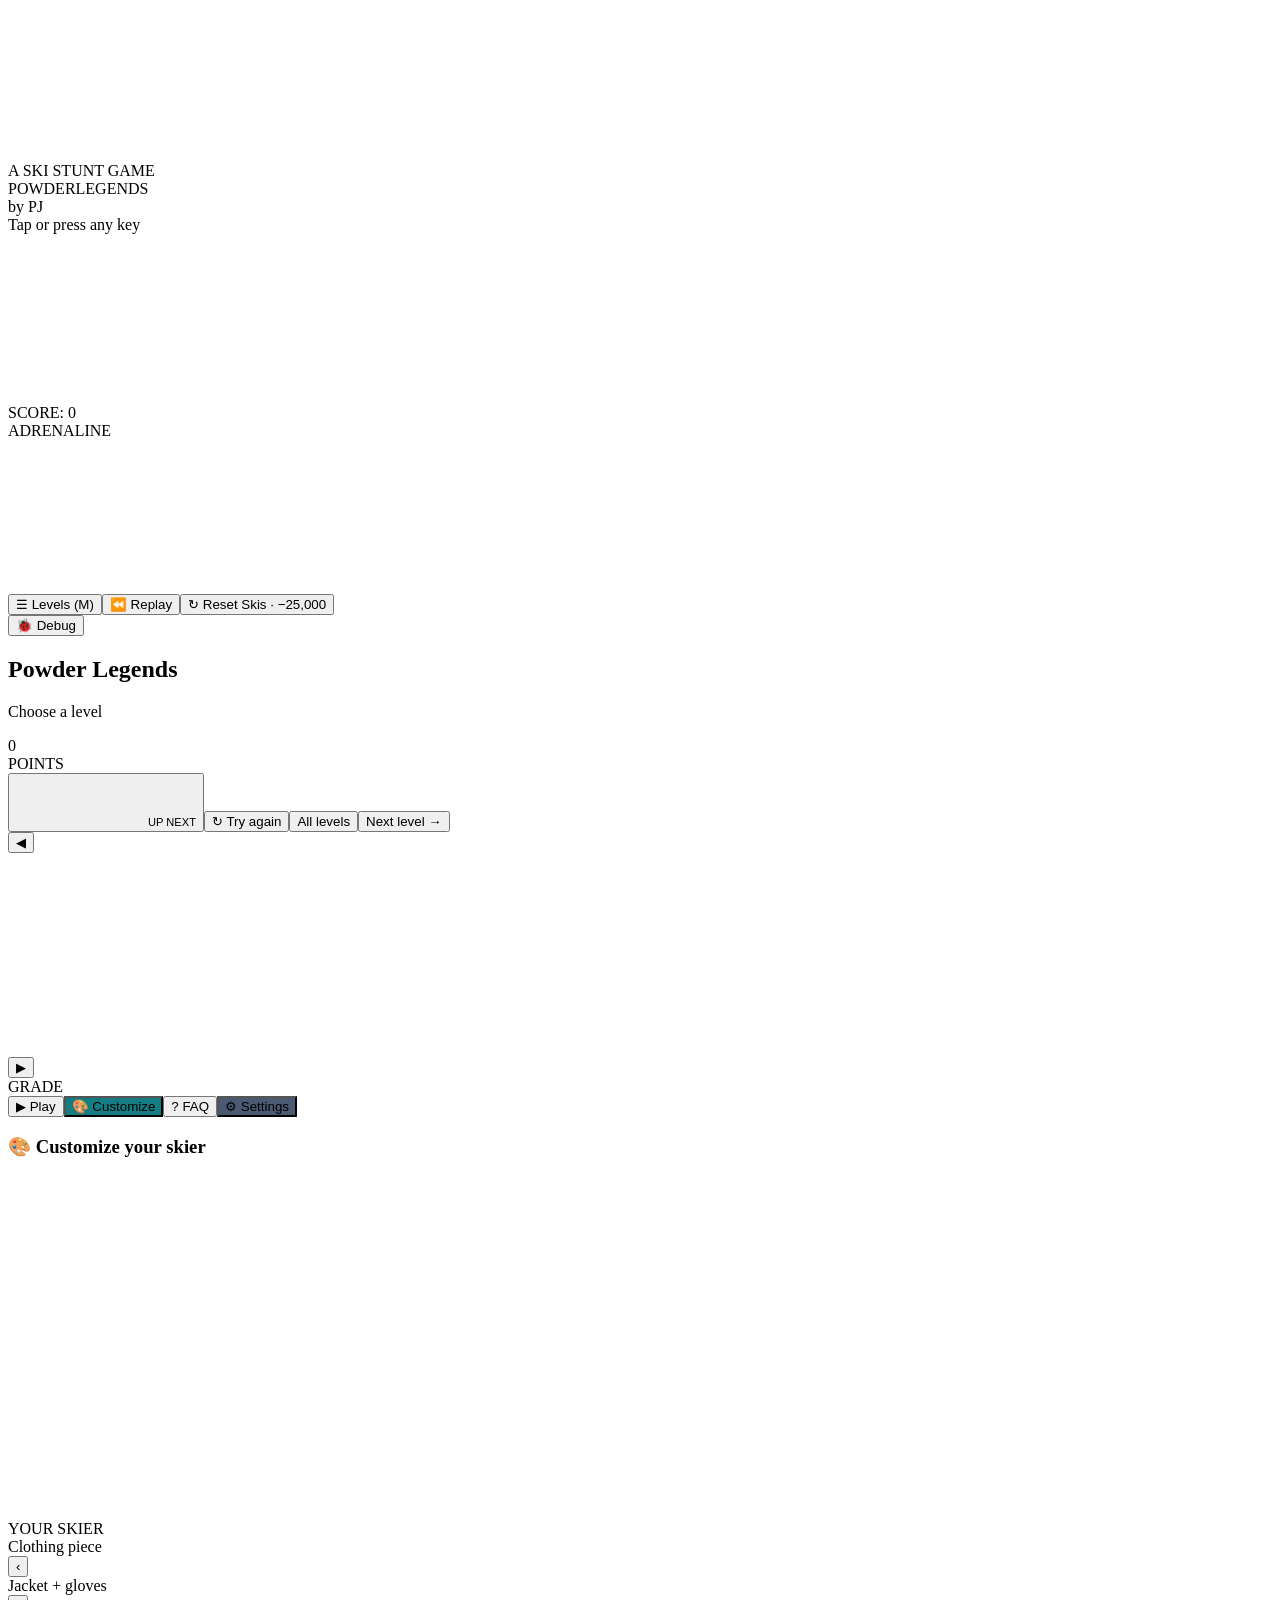
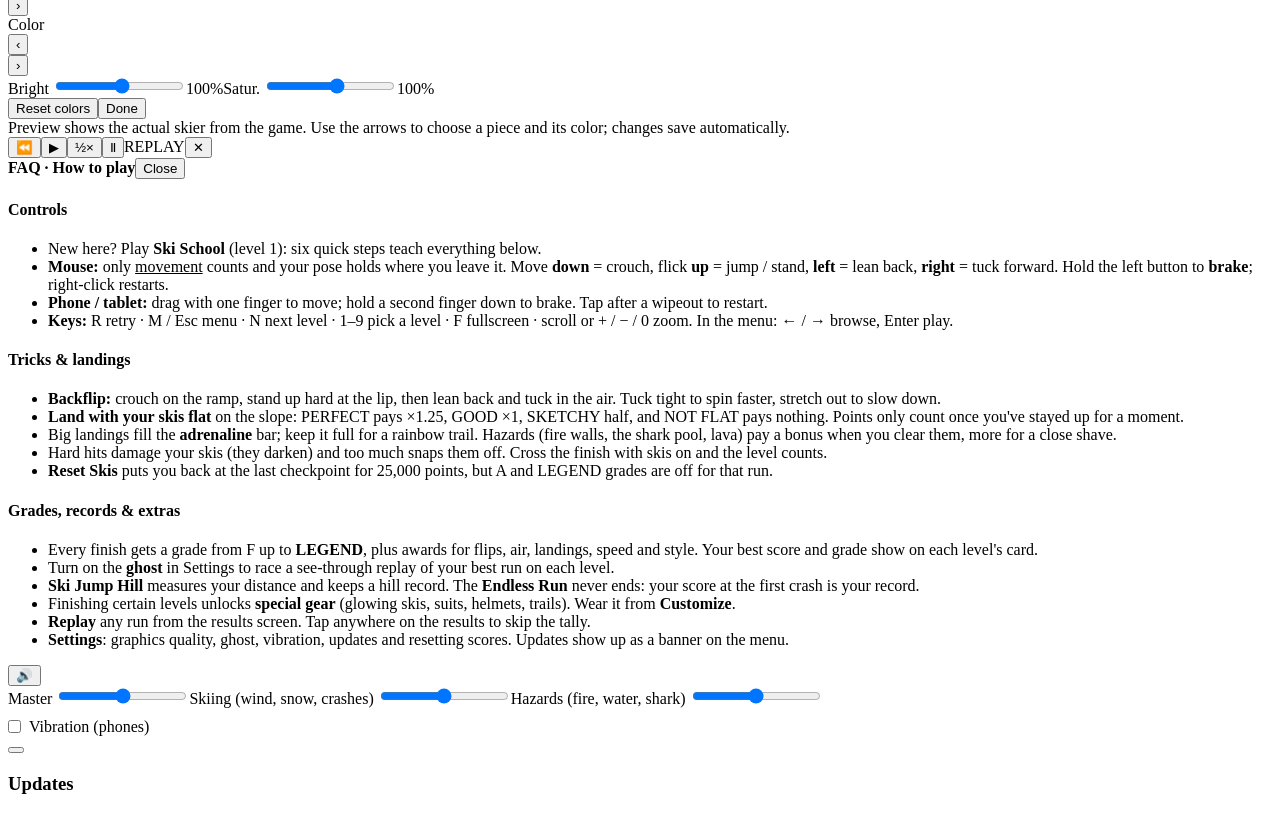
<file: src/index.template.html>
<!doctype html>
<html lang="en"><head><meta charset="utf-8">
<script>
<!-- @include js/boot.js -->
</script>
<meta name="viewport" content="width=device-width, initial-scale=1, viewport-fit=cover">
<title>Powder Legends</title>
<style><!-- @inline css/font.css --></style>
<style>
<!-- @include css/game.css -->
</style><style>
<!-- @include css/touch.css -->
</style></head><body>
<svg width="0" height="0" style="position:absolute" aria-hidden="true"><filter id="slime" x="-10%" y="-10%" width="120%" height="130%"><feTurbulence type="fractalNoise" baseFrequency=".03 .07" numOctaves="2" seed="7"/><feDisplacementMap in="SourceGraphic" scale="16" xChannelSelector="R" yChannelSelector="G"/></filter><filter id="mud" x="-10%" y="-10%" width="120%" height="130%"><feTurbulence type="fractalNoise" baseFrequency=".05 .1" numOctaves="2" seed="2"/><feDisplacementMap in="SourceGraphic" scale="8" xChannelSelector="R" yChannelSelector="G"/></filter></svg>
<div id="intro" aria-label="Powder Legends opening screen"><canvas id="introFx"></canvas><div id="introLogo"><div id="introKicker">A SKI STUNT GAME</div><div id="introTitle"><span>POWDER</span><span>LEGENDS</span></div><div id="introCredit">by PJ</div></div><div id="introPrompt">Tap or press any key</div></div><canvas id="fx"></canvas><p id="h"></p><div id="pops"></div><div id="sco"><span id="sct">SCORE: 0</span></div><div id="adrenaline"><div id="adrenaline-label">ADRENALINE</div><div id="adrenaline-track"><div id="adrenaline-fill"></div></div></div><div id="trick-score" aria-live="polite"></div><div id="trick-stack" aria-live="polite"></div><div id="w"><canvas id="c"></canvas></div>
<button id="lb">&#9776; Levels (M)</button><button id="replay-open" title="Replay this run">⏪ Replay</button><button id="reset-skis" title="Reset the skier here; costs 25,000 points and blocks A and LEGEND grades">↻ Reset Skis · −25,000</button>
<div id="m"><button id="dbg-open" title="Debug mode: a simple downhill with live physics values and tools">🐞 Debug</button><h2 id="mh">Powder Legends</h2><p id="ms">Choose a level</p>
<div id="sc"><div id="sn">0</div><div id="sl">POINTS</div><div id="rows"></div><div id="rt"></div><div id="aw"></div><div id="sb"></div></div>
<div id="fb"><button type="button" id="nextcard" title="Play the next level"><div class="nc-in"><canvas id="nextth" width="132" height="50"></canvas><span><small>UP NEXT</small><b id="nextname"></b><i id="nextbest"></i></span></div></button><button class="b" id="again">&#8635; Try again</button><button class="b" id="replay-menu" style="display:none;background:#176b78">⏪ View Replay</button><button class="b" id="all">All levels</button><button class="b" id="next">Next level &rarr;</button></div>
<div id="sel"><div id="g"><button class="ar" id="pv" aria-label="Previous level">&#9664;</button><div id="card"><canvas id="th" width="480" height="200"></canvas><div id="ln"></div><div id="ld"></div><div id="level-length" aria-live="polite"></div></div><button class="ar" id="nx" aria-label="Next level">&#9654;</button></div>
<div id="dots"></div>
<div id="hs"><div id="hsn"></div><div id="hsl"><span>GRADE</span><b id="hsg"></b></div></div><div id="prog"></div>
<div class="pr"><button class="b" id="play">&#9654; Play</button><button class="b" id="customize-open" style="background:#147c83">🎨 Customize</button><button class="b" id="faqb">? FAQ</button><button class="b" id="set-btn" style="background:#4b5a72">&#9881; Settings</button></div><div id="upd-banner" role="status" hidden><span id="upd-banner-txt"></span><button type="button" id="upd-banner-more">What's new</button><button type="button" id="upd-banner-go">Install</button></div></div>
<section id="customizer" aria-label="Character customization">
<h3>🎨 Customize your skier</h3>
<div id="custom-layout">
 <div id="custom-preview-wrap"><canvas id="custom-preview" width="320" height="340" aria-label="Large skier preview"></canvas><div id="custom-preview-label">YOUR SKIER</div></div>
 <div id="custom-colors">
  <div class="color-choice" id="custom-part-picker">
   <span>Clothing piece</span><div class="color-controls"><button class="color-arrow" id="part-prev" aria-label="Previous clothing piece">‹</button><div class="color-current"><span id="part-name" class="color-name">Jacket + gloves</span></div><button class="color-arrow" id="part-next" aria-label="Next clothing piece">›</button></div>
  </div>
  <div class="color-choice" id="custom-color-picker">
   <span>Color</span><div class="color-controls"><button class="color-arrow" id="color-prev" aria-label="Previous color">‹</button><div class="color-current"><span class="color-swatch" id="custom-swatch"></span><span class="color-name" id="custom-color-name"></span></div><button class="color-arrow" id="color-next" aria-label="Next color">›</button></div>
   <div class="color-filters"><label class="filter-control">Bright <input id="custom-brightness" type="range" min="35" max="160" value="100" data-filter="brightness"><span class="filter-value">100%</span></label><label class="filter-control">Satur. <input id="custom-saturation" type="range" min="0" max="180" value="100" data-filter="saturation"><span class="filter-value">100%</span></label></div>
  </div>
 </div>
</div>
<div id="custom-actions"><button id="custom-reset" type="button">Reset colors</button><button id="custom-back" type="button">Done</button></div>
<div id="custom-note">Preview shows the actual skier from the game. Use the arrows to choose a piece and its color; changes save automatically.</div>
</section>
<div id="replay-controls" aria-label="Replay controls"><button id="rp-rewind" title="Rewind">⏪</button><button id="rp-forward" title="Play forward">▶</button><button id="rp-slow" title="Slow motion">½×</button><button id="rp-pause" title="Pause replay">Ⅱ</button><span id="replay-status">REPLAY</span><button id="rp-exit" title="Exit replay">✕</button></div>
<div id="faqp"><div id="how"><div class="fh"><b>FAQ &middot; How to play</b><button class="b" id="faqx">Close</button></div>
<h4>Controls</h4><ul>
<li>New here? Play <b>Ski School</b> (level 1): six quick steps teach everything below.</li>
<li><b>Mouse:</b> only <u>movement</u> counts and your pose holds where you leave it. Move <b>down</b> = crouch, flick <b>up</b> = jump / stand, <b>left</b> = lean back, <b>right</b> = tuck forward. Hold the left button to <b>brake</b>; right-click restarts.</li>
<li><b>Phone / tablet:</b> drag with one finger to move; hold a second finger down to brake. Tap after a wipeout to restart.</li>
<li><b>Keys:</b> R retry &middot; M / Esc menu &middot; N next level &middot; 1&ndash;9 pick a level &middot; F fullscreen &middot; scroll or + / &minus; / 0 zoom. In the menu: &larr; / &rarr; browse, Enter play.</li></ul>
<h4>Tricks &amp; landings</h4><ul>
<li><b>Backflip:</b> crouch on the ramp, stand up hard at the lip, then lean back and tuck in the air. Tuck tight to spin faster, stretch out to slow down.</li>
<li><b>Land with your skis flat</b> on the slope: PERFECT pays &times;1.25, GOOD &times;1, SKETCHY half, and NOT FLAT pays nothing. Points only count once you've stayed up for a moment.</li>
<li>Big landings fill the <b>adrenaline</b> bar; keep it full for a rainbow trail. Hazards (fire walls, the shark pool, lava) pay a bonus when you clear them, more for a close shave.</li>
<li>Hard hits damage your skis (they darken) and too much snaps them off. Cross the finish with skis on and the level counts.</li>
<li><b>Reset Skis</b> puts you back at the last checkpoint for 25,000 points, but A and LEGEND grades are off for that run.</li></ul>
<h4>Grades, records &amp; extras</h4><ul>
<li>Every finish gets a grade from F up to <b>LEGEND</b>, plus awards for flips, air, landings, speed and style. Your best score and grade show on each level's card.</li>
<li>Turn on the <b>ghost</b> in Settings to race a see-through replay of your best run on each level.</li>
<li><b>Ski Jump Hill</b> measures your distance and keeps a hill record. The <b>Endless Run</b> never ends: your score at the first crash is your record.</li>
<li>Finishing certain levels unlocks <b>special gear</b> (glowing skis, suits, helmets, trails). Wear it from <b>Customize</b>.</li>
<li><b>Replay</b> any run from the results screen. Tap anywhere on the results to skip the tally.</li>
<li><b>Settings</b>: graphics quality, ghost, vibration, updates and resetting scores. Updates show up as a banner on the menu.</li></ul></div></div></div>
<script>
<!-- @include js/setup.js -->
<!-- @include js/physics.js -->
<!-- @include js/hazards.js -->
<!-- @include js/camera.js -->
<!-- @include js/render.js -->
<!-- @include js/input.js -->
<!-- @include js/hud.js -->
<!-- @include js/haptics.js -->
<!-- @include js/fx.js -->
<!-- @include js/scenery.js -->
<!-- @include js/gear.js -->
<!-- @include js/windtrails.js -->
<!-- @include js/ghost.js -->
<!-- @include js/props.js -->
<!-- @include js/skijump.js -->
<!-- @include js/endless.js -->
<!-- @include js/levels.js -->
<!-- @include js/menu.js -->
<!-- @include js/intro.js -->
<!-- @include js/main.js -->
</script><style>
<!-- @include css/audio.css -->
</style>
<button id="vol-btn" aria-label="Volume" title="Volume">&#128266;</button>
<div id="vol-menu"><label>Master <input type="range" id="v-master" min="0" max="1" step=".01"></label><label>Skiing (wind, snow, crashes) <input type="range" id="v-fx" min="0" max="1" step=".01"></label><label>Hazards (fire, water, shark) <input type="range" id="v-haz" min="0" max="1" step=".01"></label><label id="hap-row" style="display:flex;align-items:center;gap:8px;margin-top:10px"><input type="checkbox" id="v-hap" style="width:auto;margin:0"> Vibration (phones)</label><button id="v-mute"></button></div>
<script>
<!-- @include js/audio.js -->
</script>
<script>
<!-- @include js/debug.js -->
</script>
<script>
<!-- @include js/tutorial.js -->
</script>
<style>
<!-- @include css/updater.css -->
</style>
<div id="upd-modal" role="dialog" aria-modal="true" aria-labelledby="upd-title"><div id="upd-card"><h3 id="upd-title">Updates</h3><div id="upd-msg"></div><div id="upd-notes"></div><div id="upd-act"></div></div></div>
<script>
<!-- @include js/updater.js -->
</script>
<script>
<!-- @include js/settings.js -->
</script>
</body></html>
</file>
